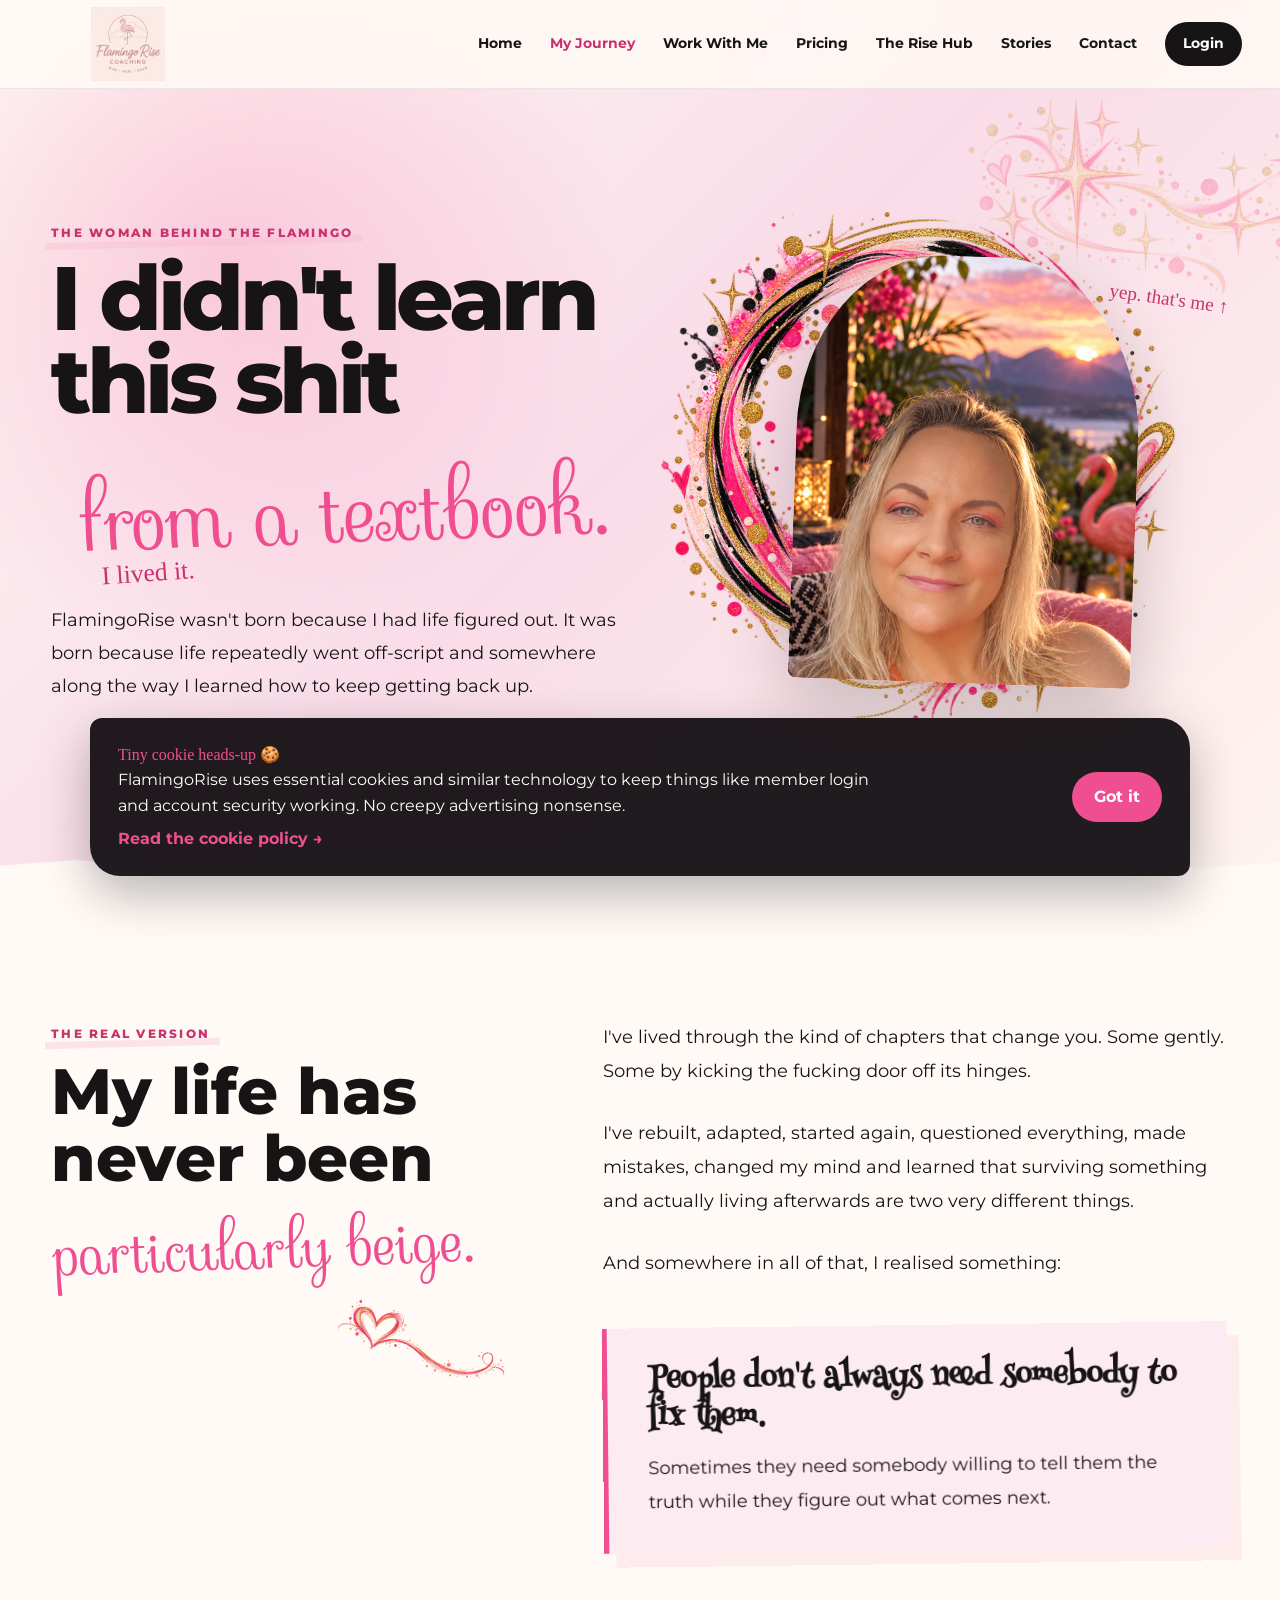
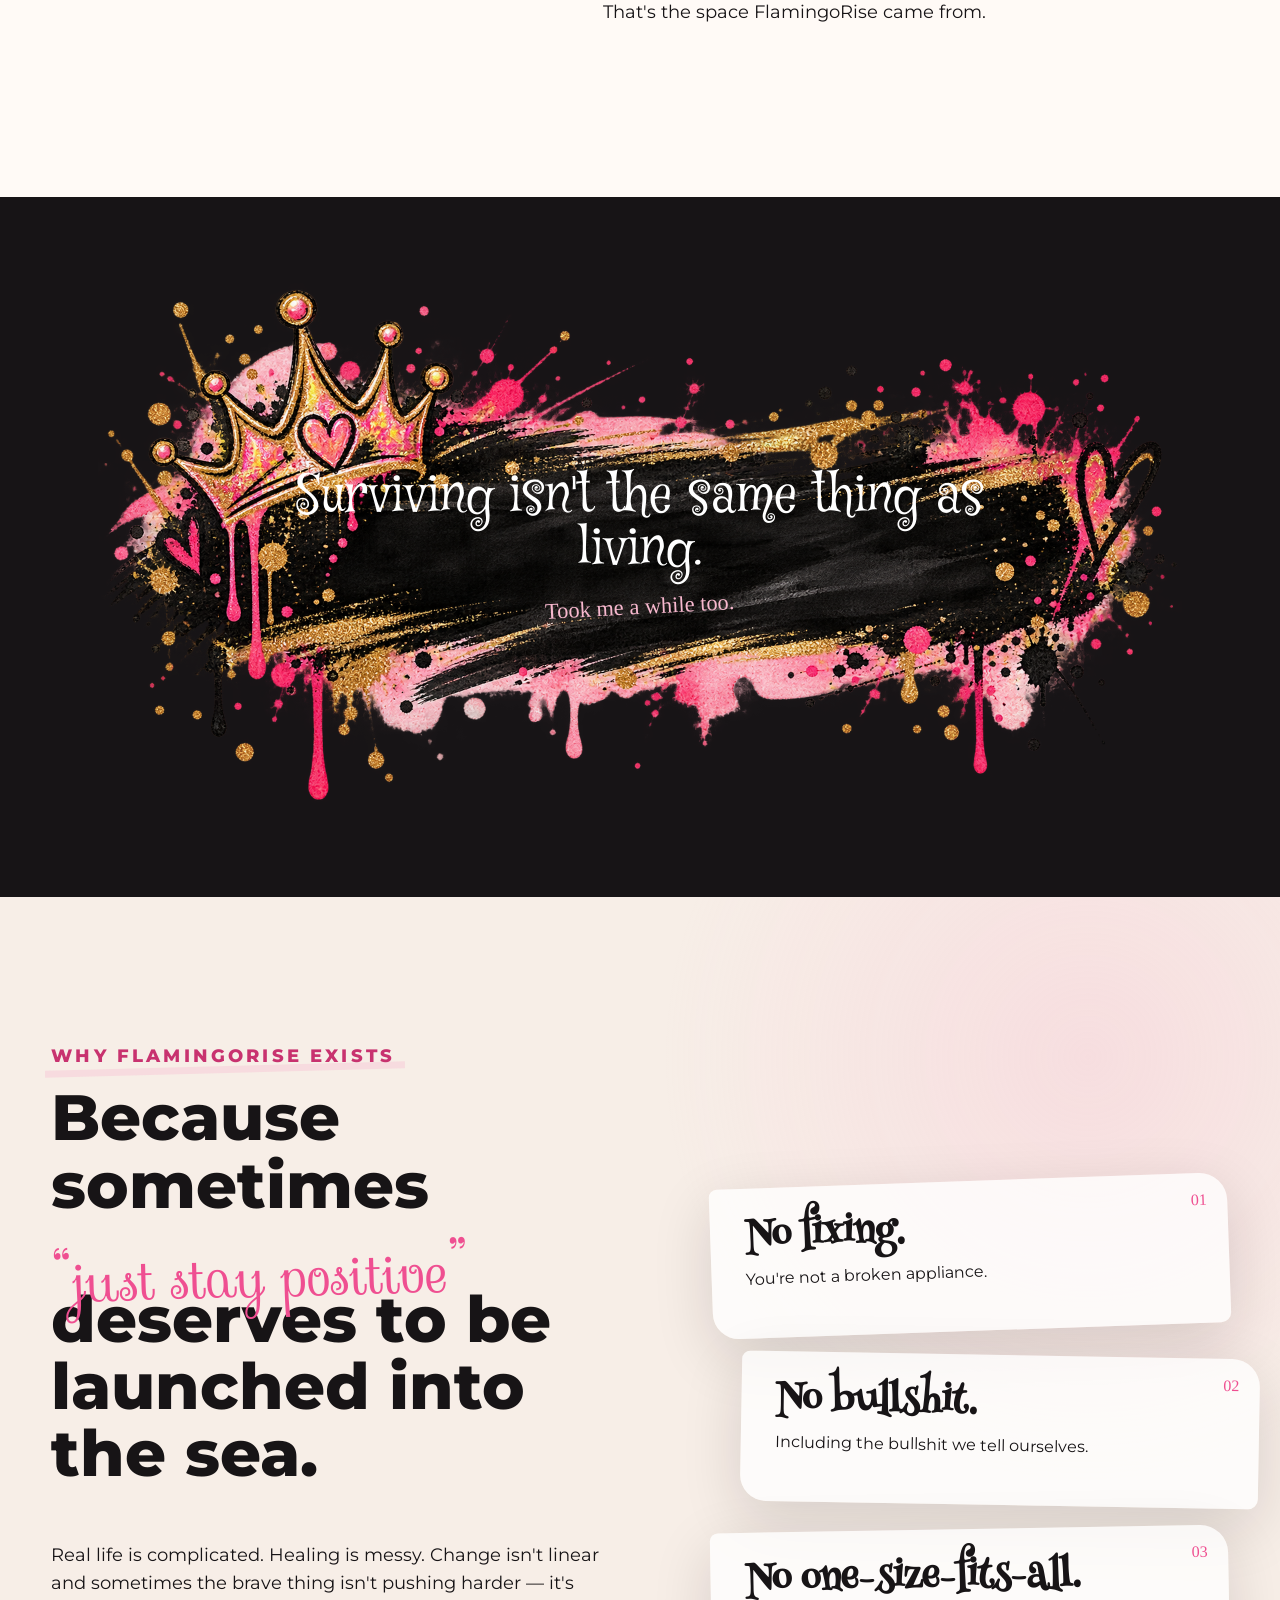
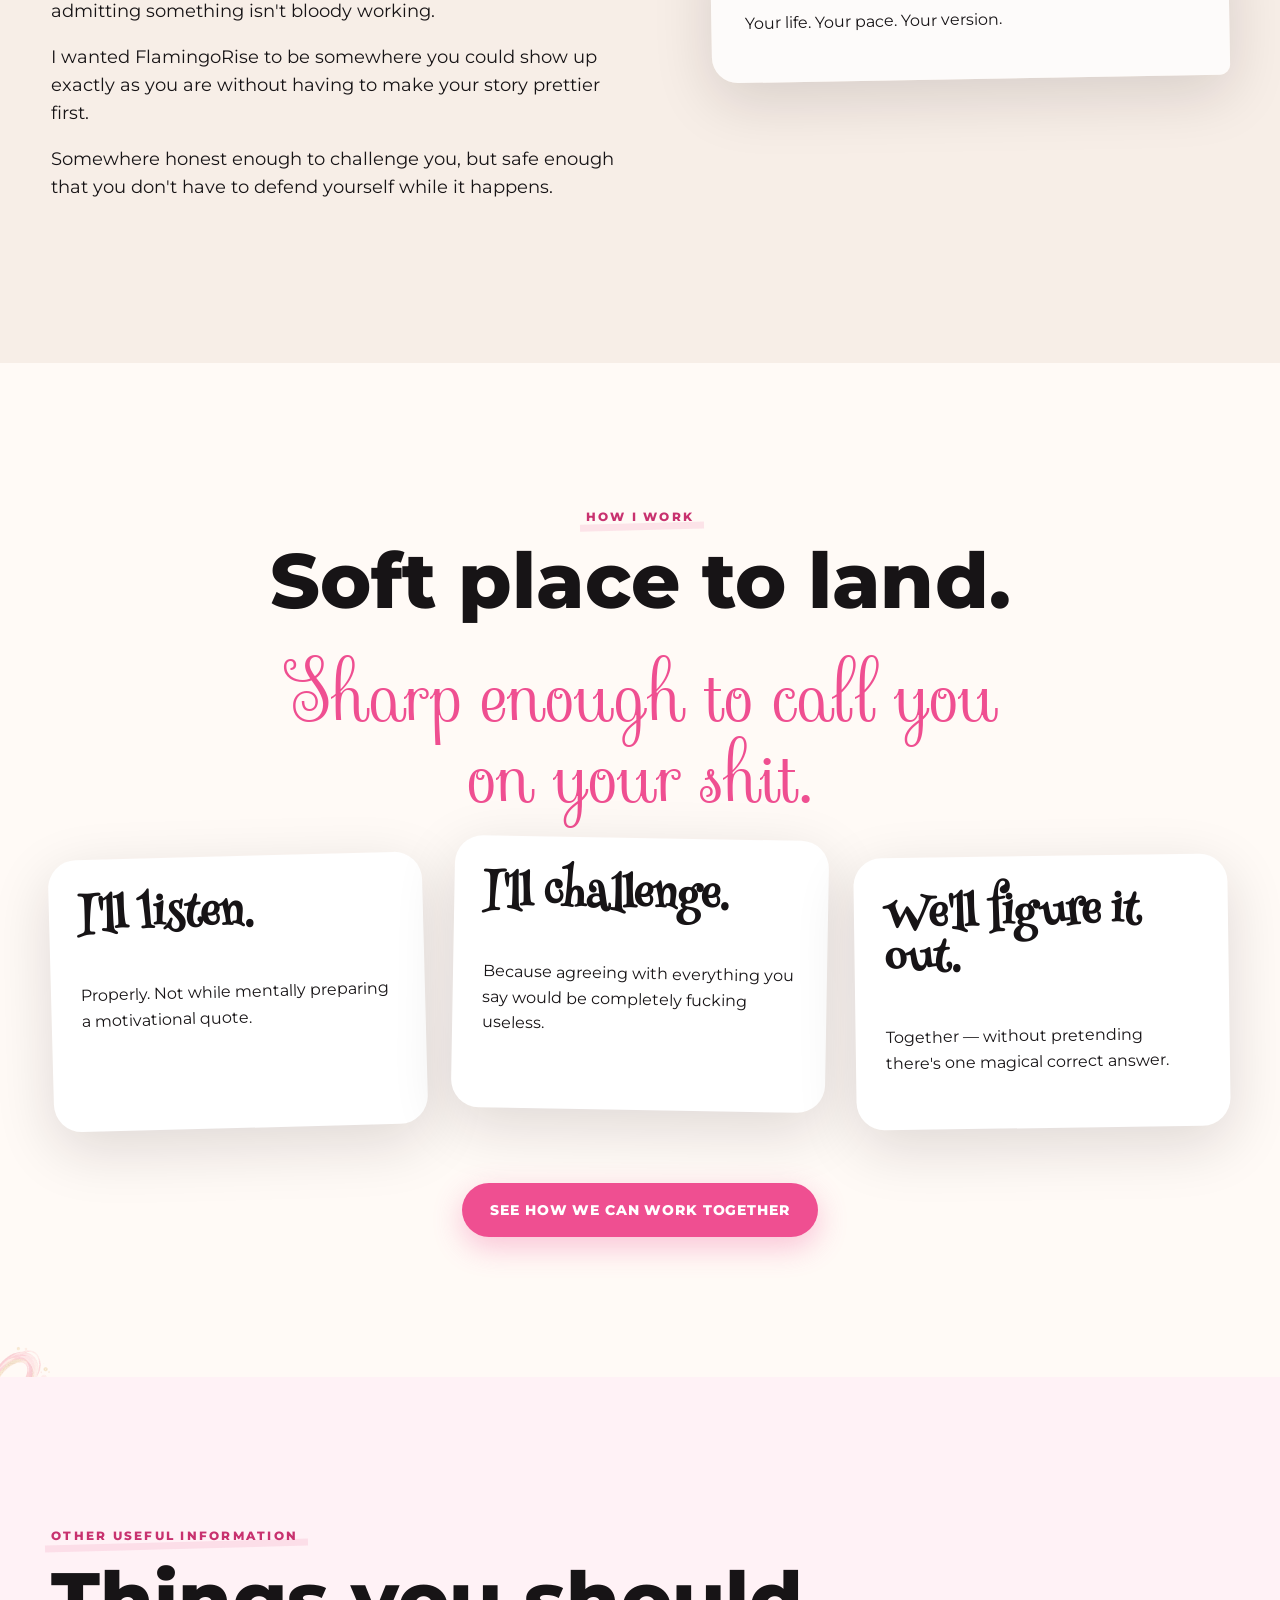
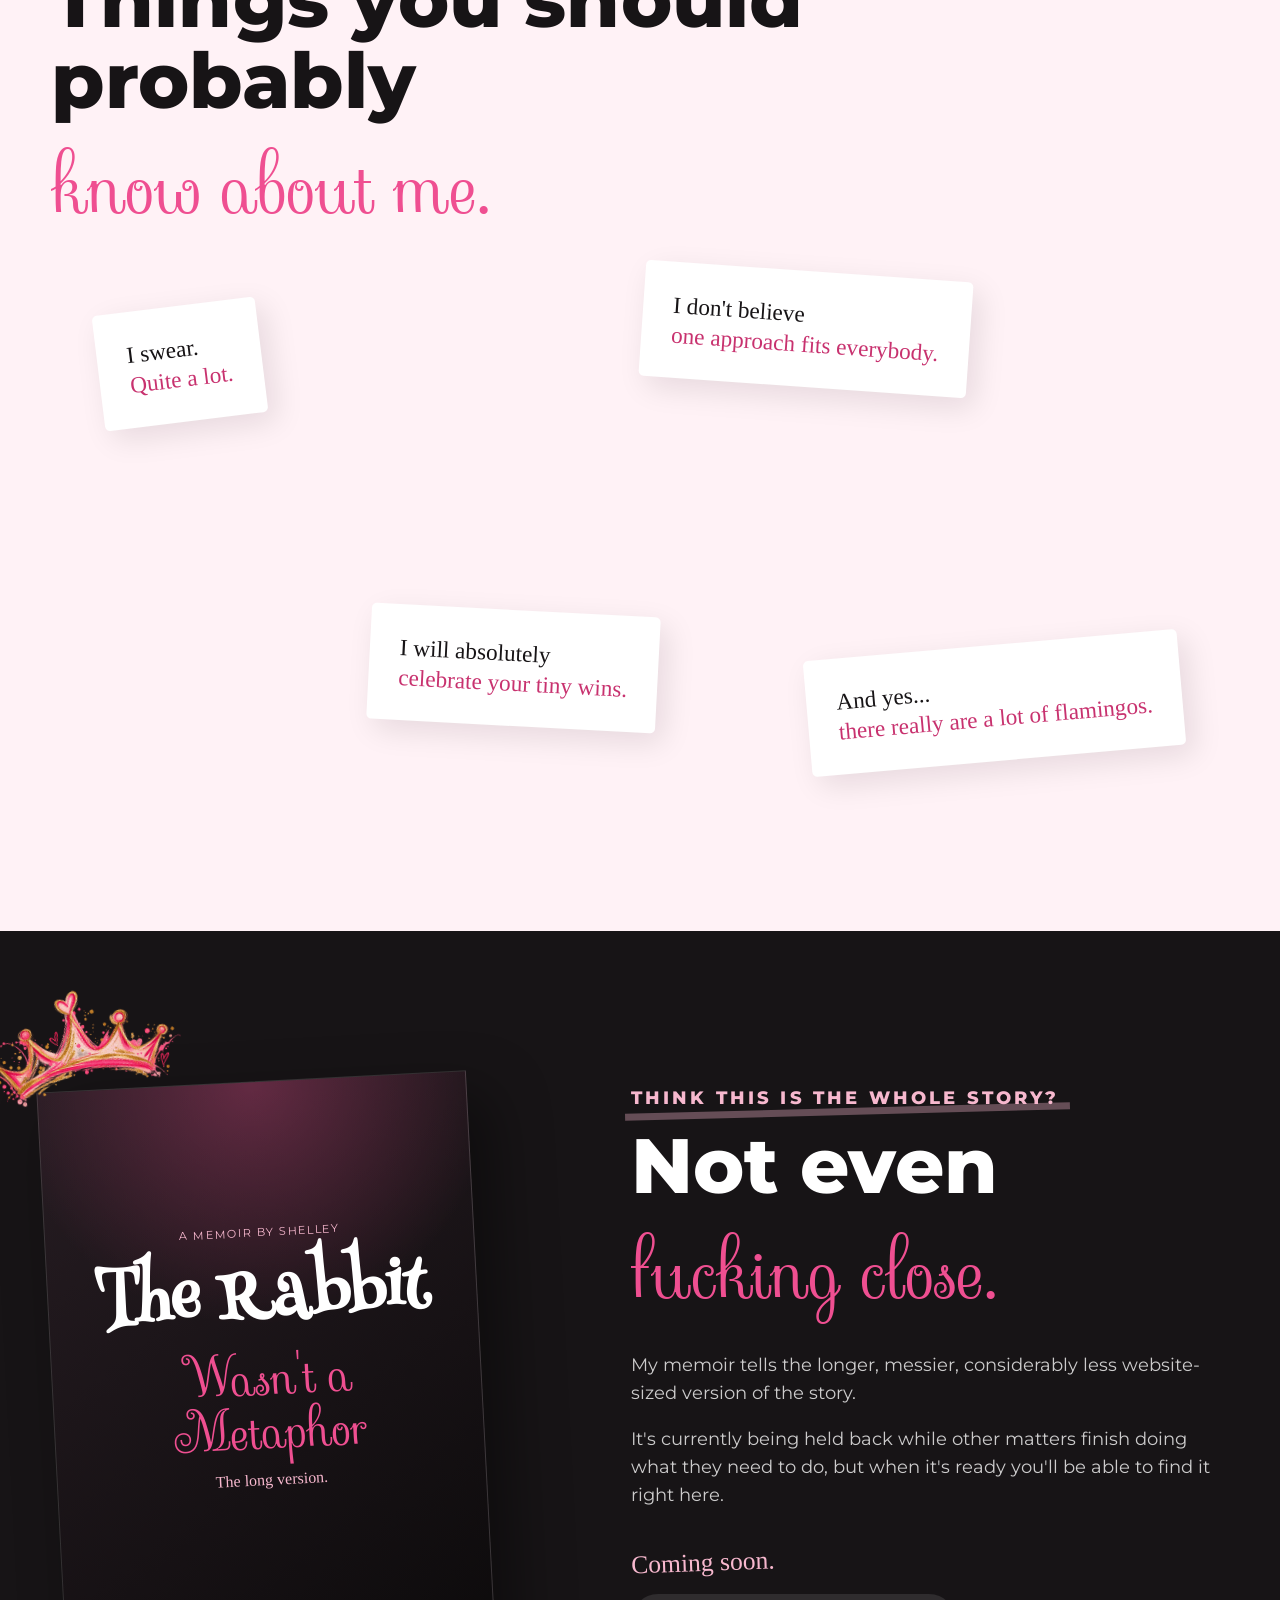
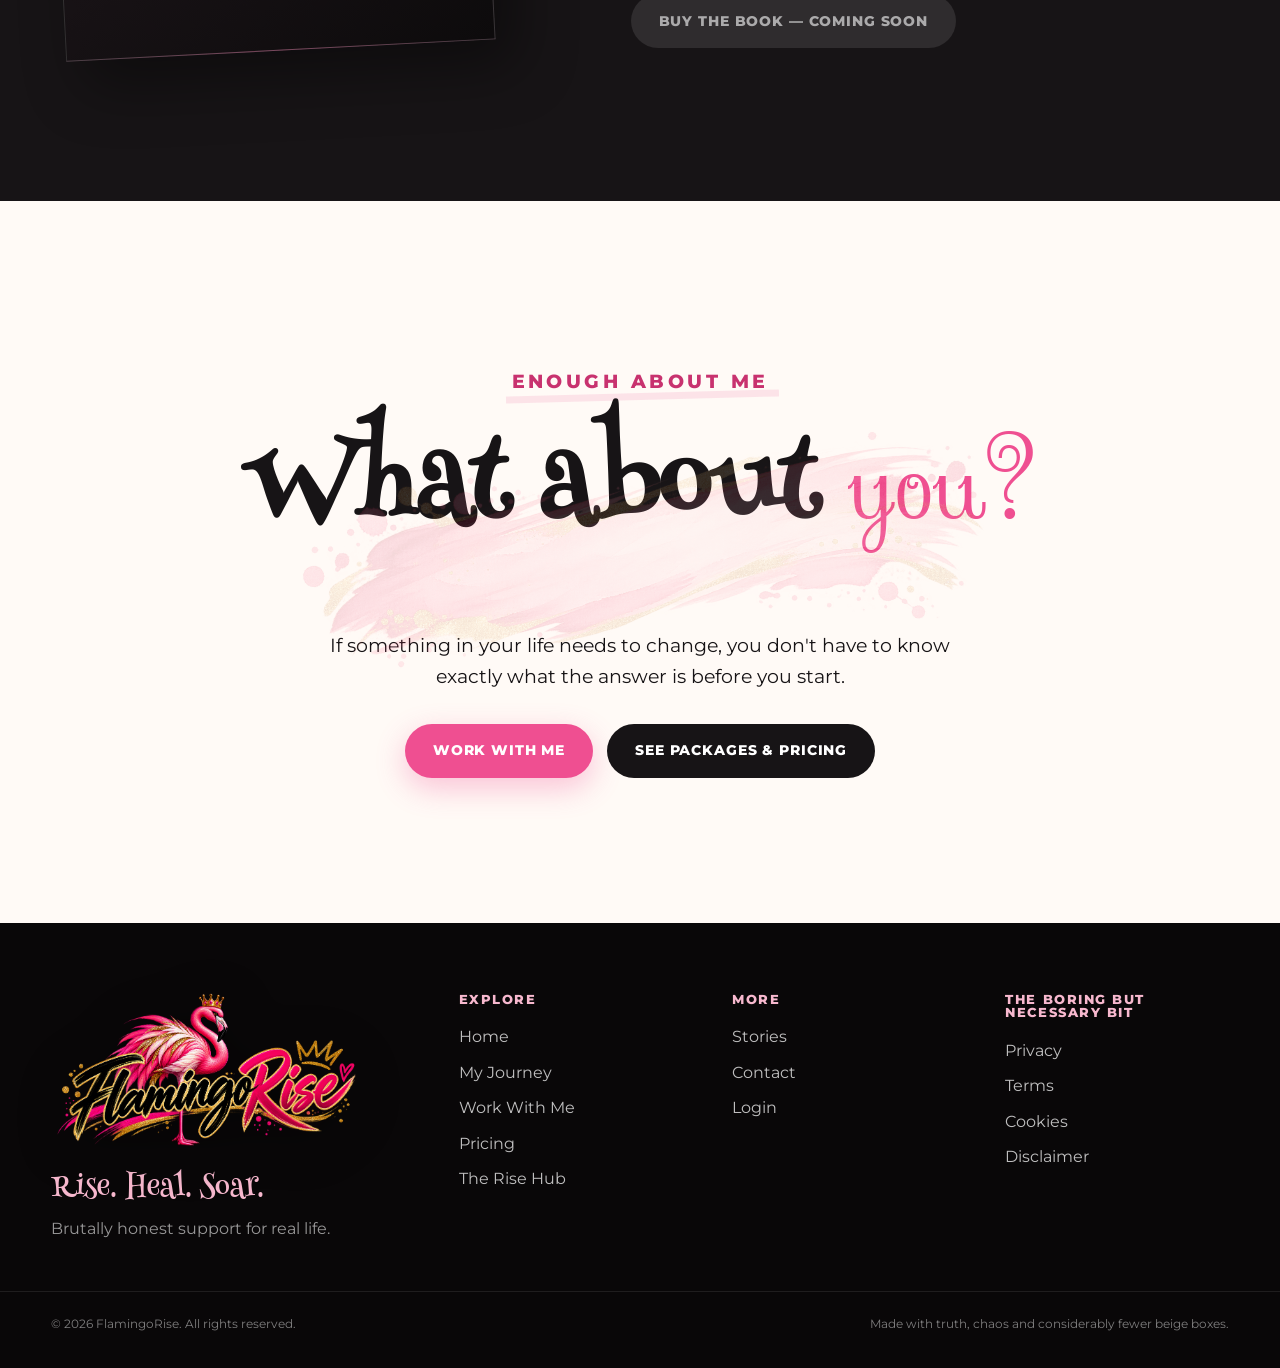
<file: about.html>
<!DOCTYPE html>
<html lang="en">

<head>
  <meta charset="UTF-8">
  <meta name="viewport" content="width=device-width, initial-scale=1.0">

  <title>My Journey | FlamingoRise</title>

  <meta
    name="description"
    content="Meet Shelley, the woman behind FlamingoRise. Real life, hard-earned lessons, brutal honesty and absolutely no perfectly healed persona."
  >

  <link rel="stylesheet" href="style.css">
</head>


<body>

  <!-- HEADER -->
  <header class="site-header">

    <div class="nav-container">

      <a href="index.html" class="brand">
        <img src="images/logo.webp" alt="FlamingoRise">
      </a>

      <button
        class="menu-toggle"
        aria-label="Open navigation menu"
        aria-expanded="false"
      >
        <span></span>
        <span></span>
        <span></span>
      </button>

      <nav class="main-nav">

        <a href="index.html">Home</a>

        <a href="about.html" class="active-link">
          My Journey
        </a>

        <a href="work-with-me.html">
          Work With Me
        </a>

        <a href="pricing.html">
          Pricing
        </a>

        <a href="resources.html">
          The Rise Hub
        </a>

        <a href="blog.html">
          Stories
        </a>

        <a href="contact.html">
          Contact
        </a>

        <a href="login.html" class="nav-login">
          Login
        </a>

      </nav>

    </div>

  </header>


  <main>

    <!-- ABOUT HERO -->
    <section class="about-page-hero">

      <div class="about-page-hero-bg"></div>

      <img
        src="images/spark-cluster.png"
        alt=""
        class="about-hero-sparks"
      >

      <div class="section-shell about-hero-grid">

        <div class="about-hero-copy">

          <p class="eyebrow">
            The woman behind the flamingo
          </p>

          <h1>
            I didn't learn this shit
            <span>from a textbook.</span>
          </h1>

          <p class="about-hero-script">
            I lived it.
          </p>

          <p class="about-hero-intro">
            FlamingoRise wasn't born because I had life figured out.
            It was born because life repeatedly went off-script and
            somewhere along the way I learned how to keep getting back up.
          </p>

        </div>


        <div class="about-hero-photo">

          <img
            src="images/rebel-circle.png"
            alt=""
            class="about-page-circle"
          >

          <img
            src="images/me.png"
            alt="Shelley, founder of FlamingoRise"
            class="about-page-photo"
          >

          <span class="about-photo-note">
            yep. that's me ↑
          </span>

        </div>

      </div>

    </section>


    <!-- THE REAL VERSION -->
    <section class="about-story-section">

      <div class="section-shell about-story-grid">

        <div class="about-story-heading">

          <p class="eyebrow">
            The real version
          </p>

          <h2>
            My life has never been
            <span>particularly beige.</span>
          </h2>

          <img
            src="images/scribble-arrow.png"
            alt=""
            class="about-story-arrow"
          >

        </div>


        <div class="about-story-copy">

          <p>
            I've lived through the kind of chapters that change you.
            Some gently. Some by kicking the fucking door off its hinges.
          </p>

          <p>
            I've rebuilt, adapted, started again, questioned everything,
            made mistakes, changed my mind and learned that surviving
            something and actually living afterwards are two very
            different things.
          </p>

          <p>
            And somewhere in all of that, I realised something:
          </p>

          <div class="story-pullquote">
            <strong>
              People don't always need somebody to fix them.
            </strong>

            <span>
              Sometimes they need somebody willing to tell them the truth
              while they figure out what comes next.
            </span>
          </div>

          <p>
            That's the space FlamingoRise came from.
          </p>

        </div>

      </div>

    </section>


    <!-- REBEL STATEMENT -->
    <section class="about-rebel-section">

      <div class="about-rebel-inner">

        <img
          src="images/black-brush-stroke.png"
          alt=""
          class="about-rebel-brush"
        >

        <div class="about-rebel-copy">

          <p>
            Surviving isn't the same thing as living.
          </p>

          <span>
            Took me a while too.
          </span>

        </div>

      </div>

    </section>


    <!-- WHY FLAMINGORISE -->
    <section class="why-rise-section">

      <div class="section-shell why-rise-grid">

        <div class="why-rise-copy">

          <p class="eyebrow">
            Why FlamingoRise exists
          </p>

          <h2>
            Because sometimes
            <span>“just stay positive”</span>
            deserves to be launched into the sea.
          </h2>

          <p>
            Real life is complicated. Healing is messy. Change isn't
            linear and sometimes the brave thing isn't pushing harder —
            it's admitting something isn't bloody working.
          </p>

          <p>
            I wanted FlamingoRise to be somewhere you could show up
            exactly as you are without having to make your story prettier
            first.
          </p>

          <p>
            Somewhere honest enough to challenge you, but safe enough
            that you don't have to defend yourself while it happens.
          </p>

        </div>


        <div class="why-rise-values">

          <article class="value-card value-one">
            <span>01</span>
            <h3>No fixing.</h3>
            <p>
              You're not a broken appliance.
            </p>
          </article>

          <article class="value-card value-two">
            <span>02</span>
            <h3>No bullshit.</h3>
            <p>
              Including the bullshit we tell ourselves.
            </p>
          </article>

          <article class="value-card value-three">
            <span>03</span>
            <h3>No one-size-fits-all.</h3>
            <p>
              Your life. Your pace. Your version.
            </p>
          </article>

        </div>

      </div>

    </section>


    <!-- HOW I WORK -->
    <section class="how-i-work-section">

      <img
        src="images/scribble-heart.png"
        alt=""
        class="how-work-heart"
      >

      <div class="section-shell">

        <div class="section-heading centered">

          <p class="eyebrow">
            How I work
          </p>

          <h2>
            Soft place to land.
            <span>Sharp enough to call you on your shit.</span>
          </h2>

        </div>


        <div class="how-work-grid">

          <article>
            <h3>I'll listen.</h3>
            <p>
              Properly. Not while mentally preparing a motivational quote.
            </p>
          </article>

          <article>
            <h3>I'll challenge.</h3>
            <p>
              Because agreeing with everything you say would be completely
              fucking useless.
            </p>
          </article>

          <article>
            <h3>We'll figure it out.</h3>
            <p>
              Together — without pretending there's one magical correct
              answer.
            </p>
          </article>

        </div>

        <div class="how-work-action">
          <a href="work-with-me.html" class="button button-primary">
            See how we can work together
          </a>
        </div>

      </div>

    </section>


    <!-- RANDOM HUMAN THINGS -->
    <section class="human-section">

      <div class="section-shell">

        <p class="eyebrow">
          Other useful information
        </p>

        <h2>
          Things you should probably
          <span>know about me.</span>
        </h2>

        <div class="human-notes">

          <div class="human-note note-one">
            I swear.
            <span>Quite a lot.</span>
          </div>

          <div class="human-note note-two">
            I don't believe
            <span>one approach fits everybody.</span>
          </div>

          <div class="human-note note-three">
            I will absolutely
            <span>celebrate your tiny wins.</span>
          </div>

          <div class="human-note note-four">
            And yes...
            <span>there really are a lot of flamingos.</span>
          </div>

        </div>

      </div>

    </section>


    <!-- MEMOIR -->
    <section class="memoir-section">

      <div class="section-shell memoir-grid">

        <div class="memoir-art">

          <img
            src="images/rebel-crown.png"
            alt=""
            class="memoir-crown"
          >

          <div class="memoir-placeholder">

            <span class="memoir-small">
              A memoir by Shelley
            </span>

            <h2>
              The Rabbit
              <span>Wasn't a Metaphor</span>
            </h2>

            <p>
              The long version.
            </p>

          </div>

        </div>


        <div class="memoir-copy">

          <p class="eyebrow">
            Think this is the whole story?
          </p>

          <h2>
            Not even
            <span>fucking close.</span>
          </h2>

          <p>
            My memoir tells the longer, messier, considerably less
            website-sized version of the story.
          </p>

          <p>
            It's currently being held back while other matters finish
            doing what they need to do, but when it's ready you'll be
            able to find it right here.
          </p>

          <div class="memoir-status">
            Coming soon.
          </div>

          <!--
          When published, replace the disabled button below with:

          <a href="YOUR-BOOK-LINK" class="button button-primary">
            Buy the book
          </a>
          -->

          <span class="button memoir-coming-soon" aria-disabled="true">
            Buy the book — coming soon
          </span>

        </div>

      </div>

    </section>


    <!-- FINAL CTA -->
    <section class="about-final-cta">

      <img
        src="images/pink-brush-stroke.png"
        alt=""
        class="about-final-brush"
      >

      <div class="section-shell narrow centered">

        <p class="eyebrow">
          Enough about me
        </p>

        <h2>
          What about
          <span>you?</span>
        </h2>

        <p>
          If something in your life needs to change, you don't have
          to know exactly what the answer is before you start.
        </p>

        <div class="final-actions">

          <a href="work-with-me.html" class="button button-primary">
            Work with me
          </a>

          <a href="pricing.html" class="button button-dark">
            See packages & pricing
          </a>

        </div>

      </div>

    </section>

  </main>


  <!-- FOOTER -->
  <footer class="site-footer">

    <div class="section-shell footer-grid">

      <div class="footer-brand">

        <img
          src="images/logo-primary.png"
          alt="FlamingoRise"
        >

        <p>
          Rise. Heal. Soar.
        </p>

        <span>
          Brutally honest support for real life.
        </span>

      </div>


      <div class="footer-column">

        <h3>Explore</h3>

        <a href="index.html">Home</a>
        <a href="about.html">My Journey</a>
        <a href="work-with-me.html">Work With Me</a>
        <a href="pricing.html">Pricing</a>
        <a href="resources.html">The Rise Hub</a>

      </div>


      <div class="footer-column">

        <h3>More</h3>

        <a href="blog.html">Stories</a>
        <a href="contact.html">Contact</a>
        <a href="login.html">Login</a>

      </div>


     <div class="footer-column">

  <h3>The boring but necessary bit</h3>

  <a href="privacy.html">Privacy</a>
  <a href="terms.html">Terms</a>
  <a href="cookies.html">Cookies</a>
  <a href="disclaimer.html">Disclaimer</a>

</div>

    </div>


    <div class="footer-bottom">

      <p>
        © <span id="year"></span> FlamingoRise.
        All rights reserved.
      </p>

      <p>
        Made with truth, chaos and considerably fewer beige boxes.
      </p>

    </div>

  </footer>


  <script src="script.js"></script>

</body>
</html>
</file>
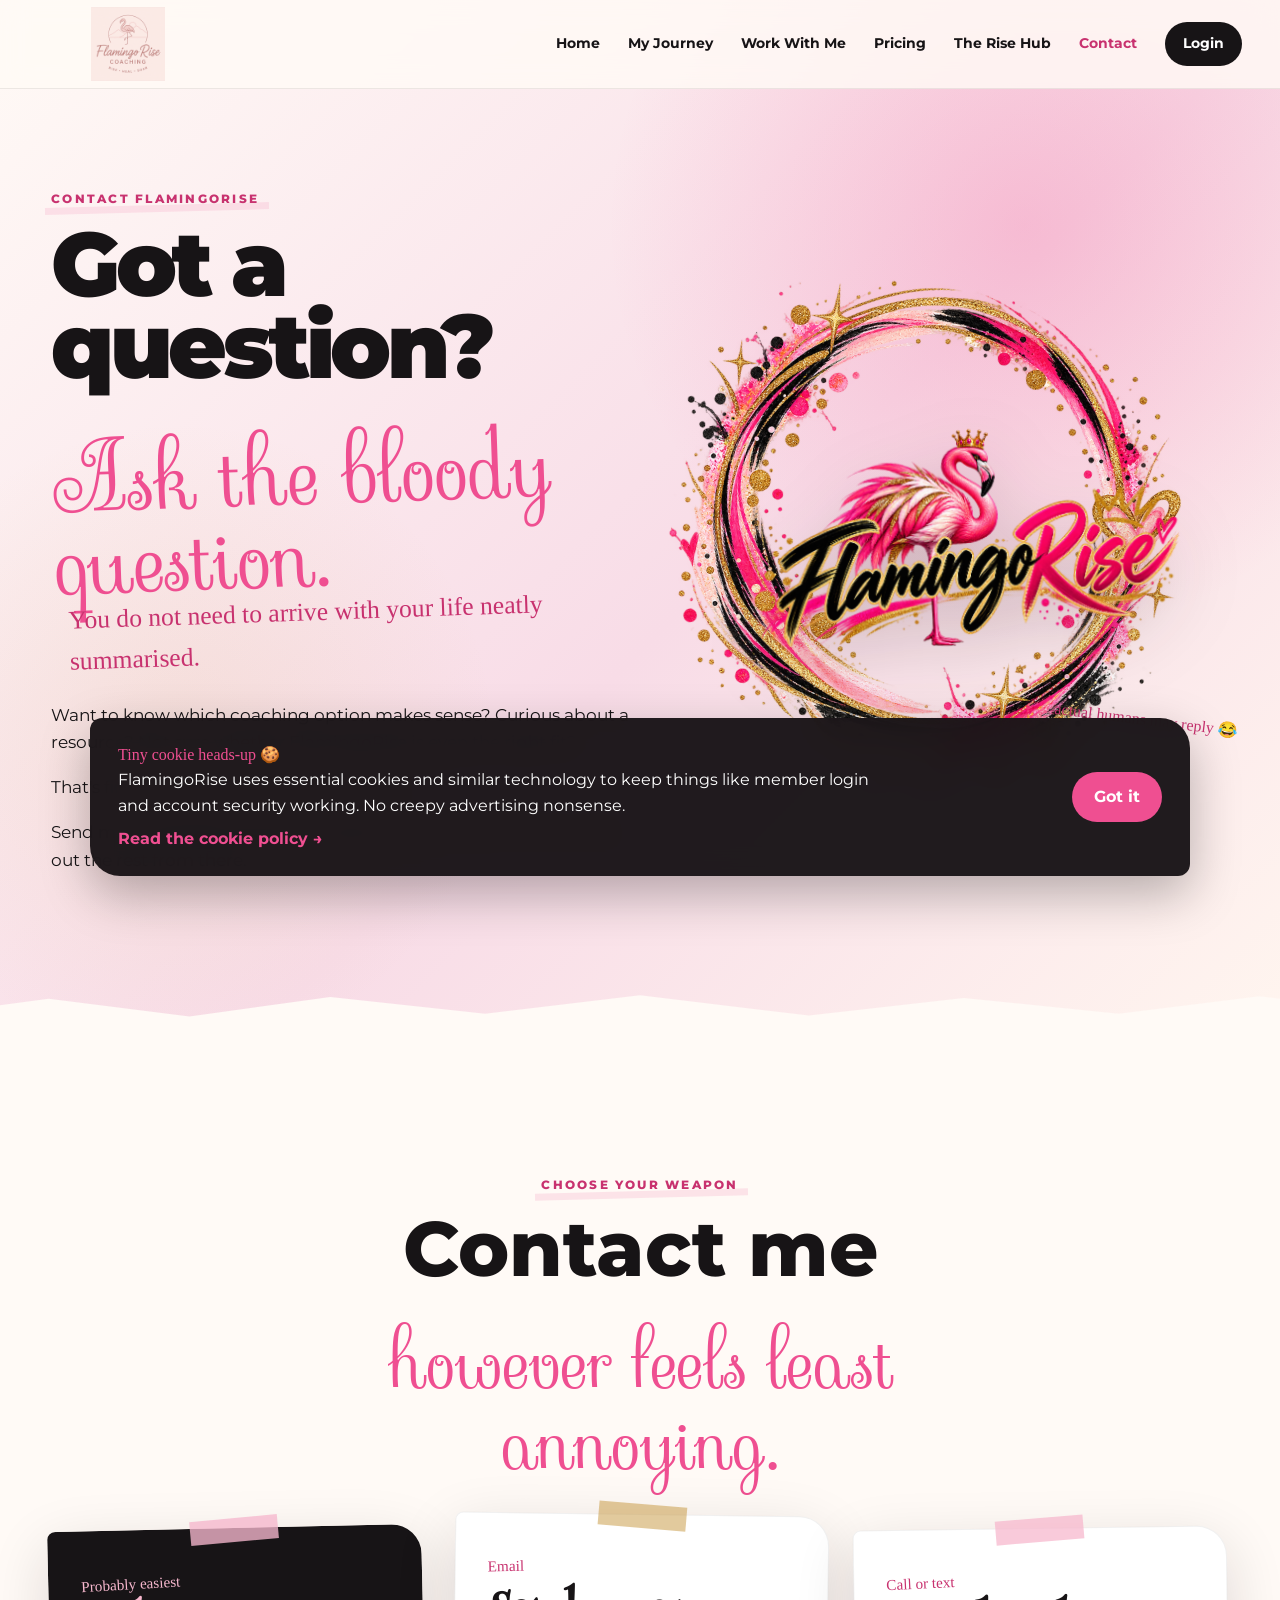
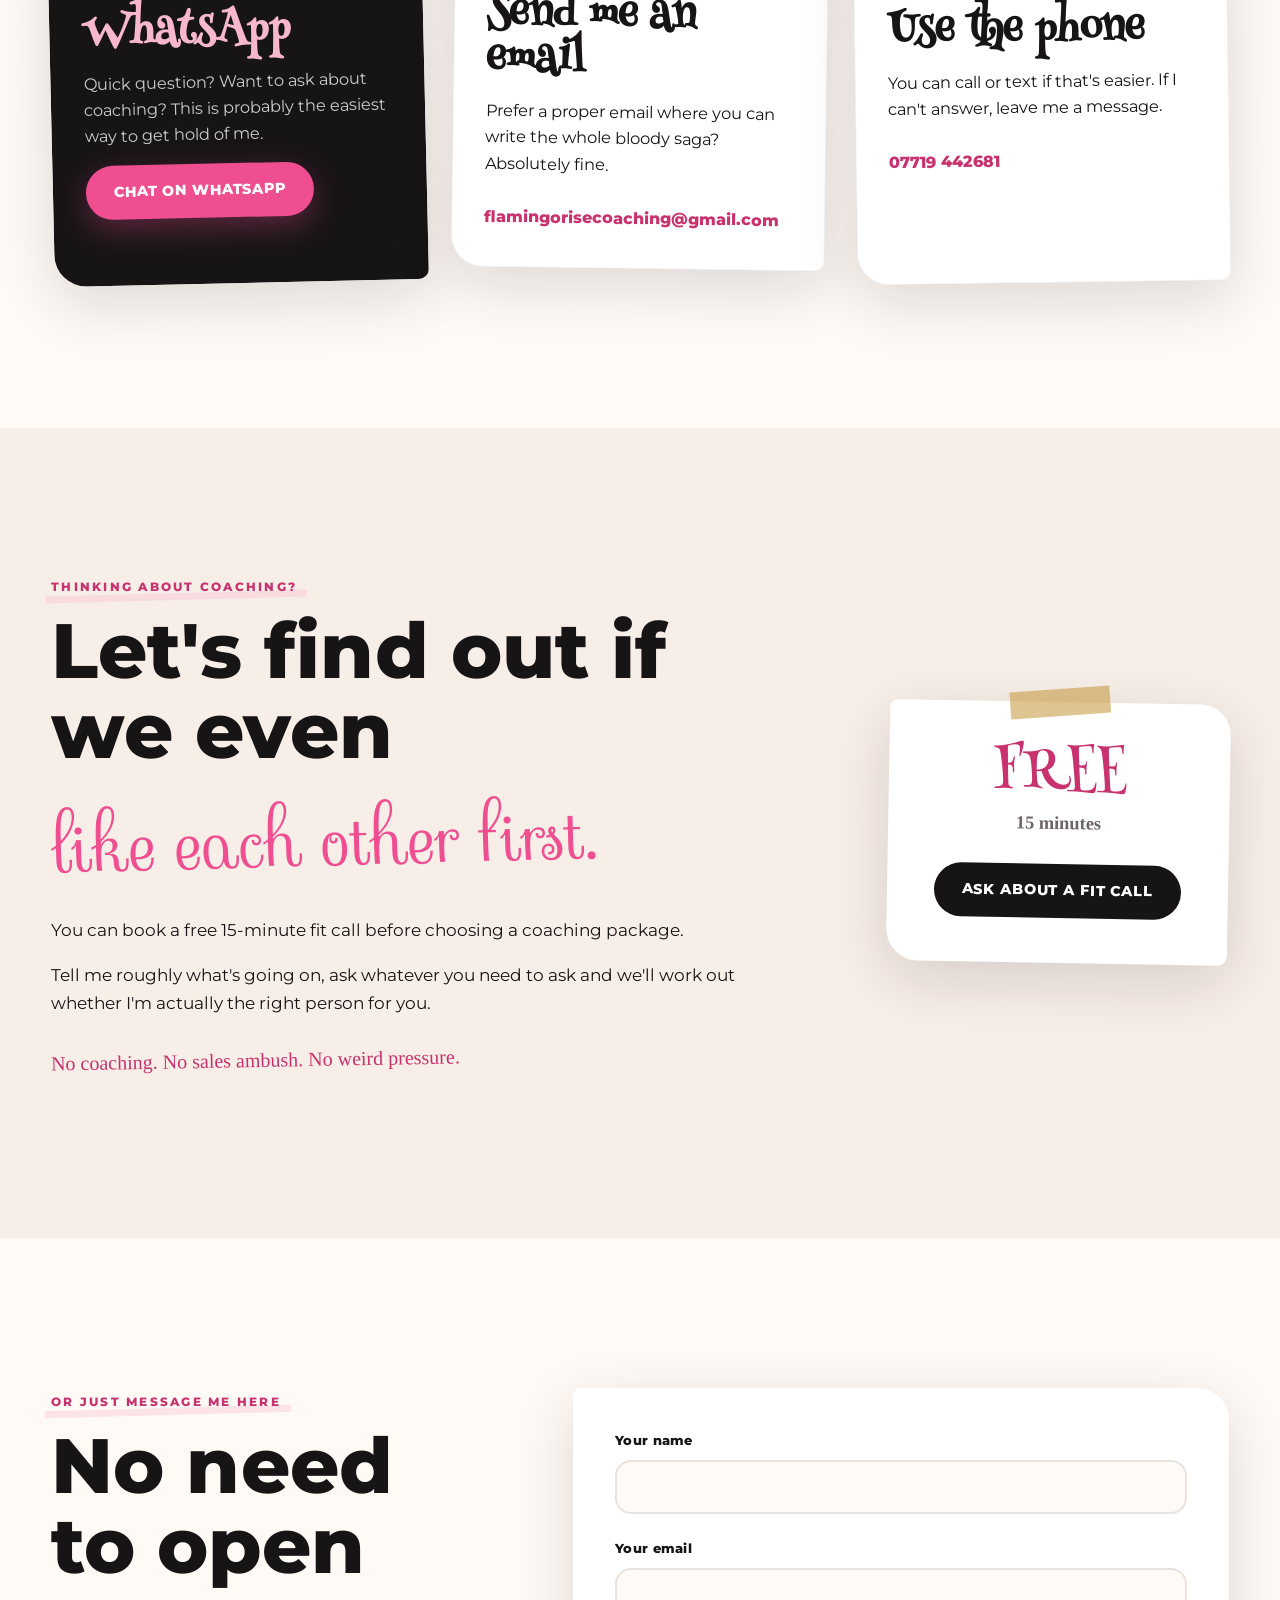
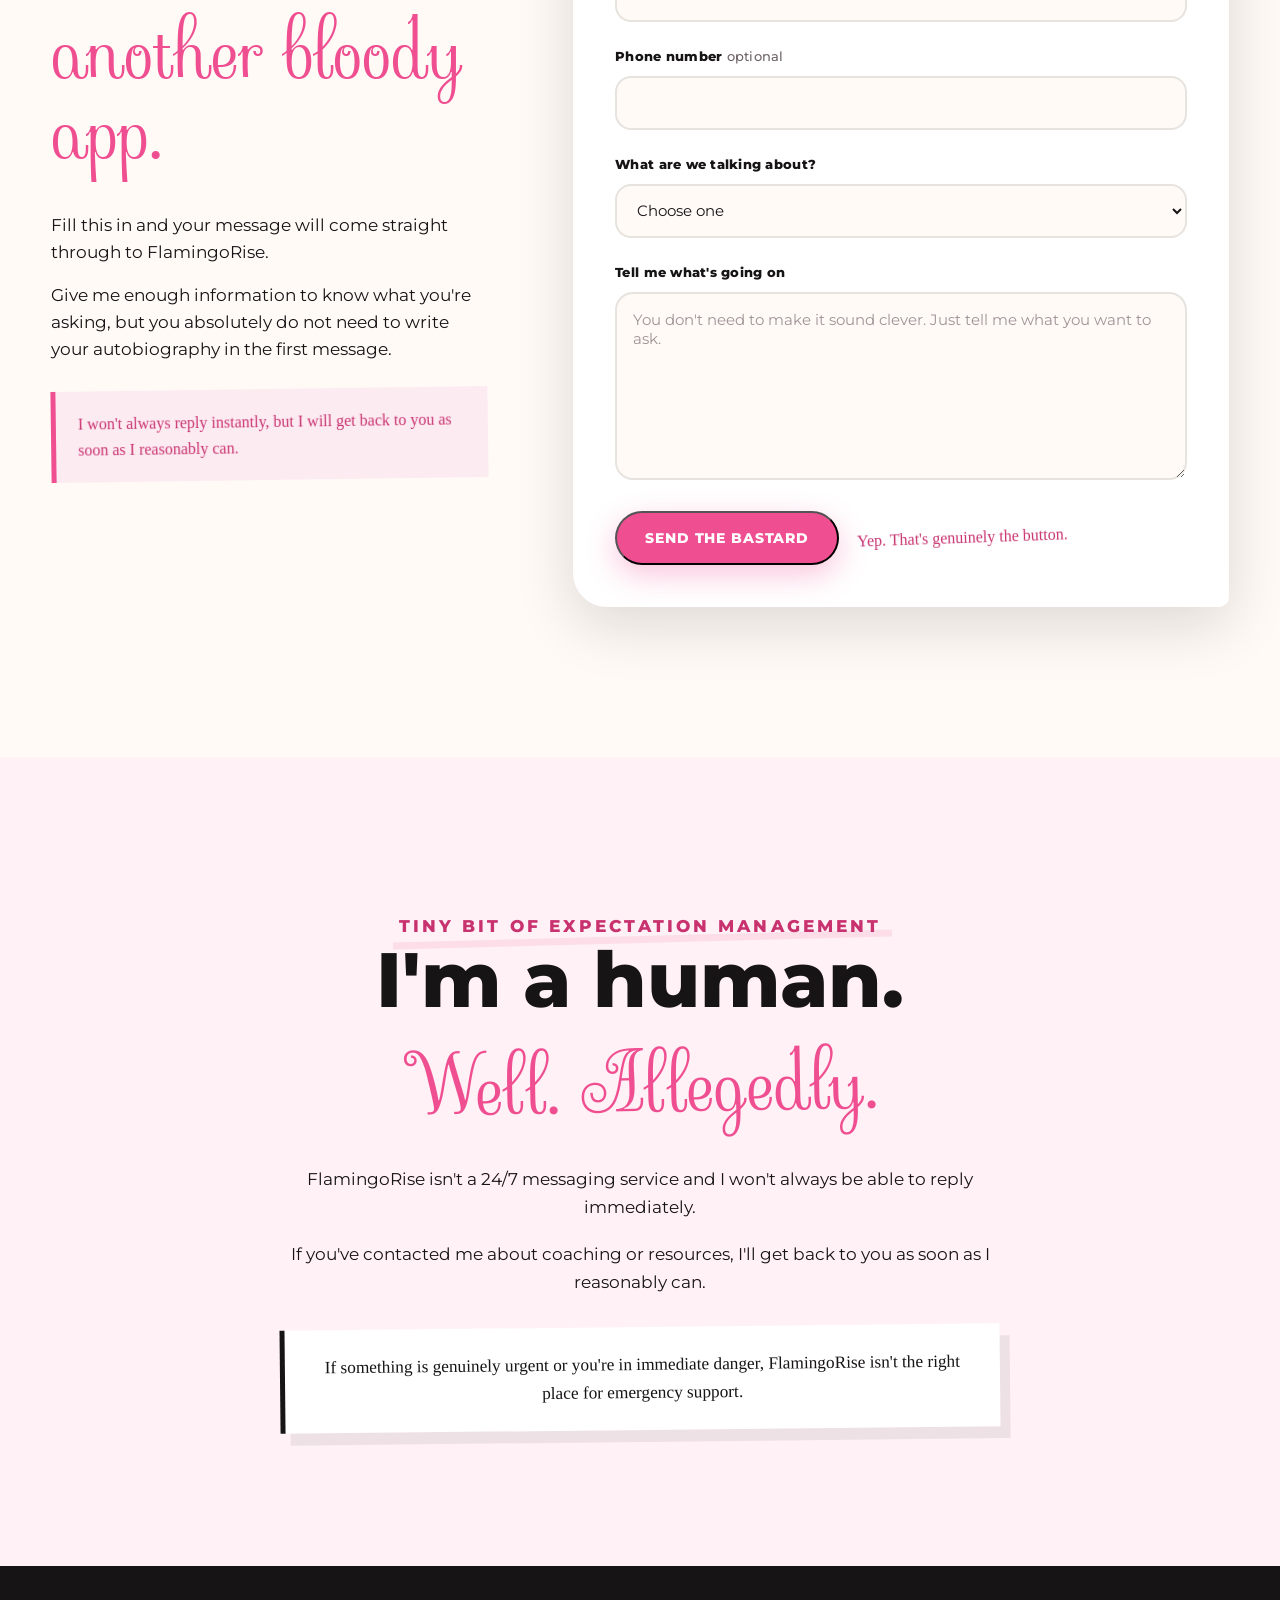
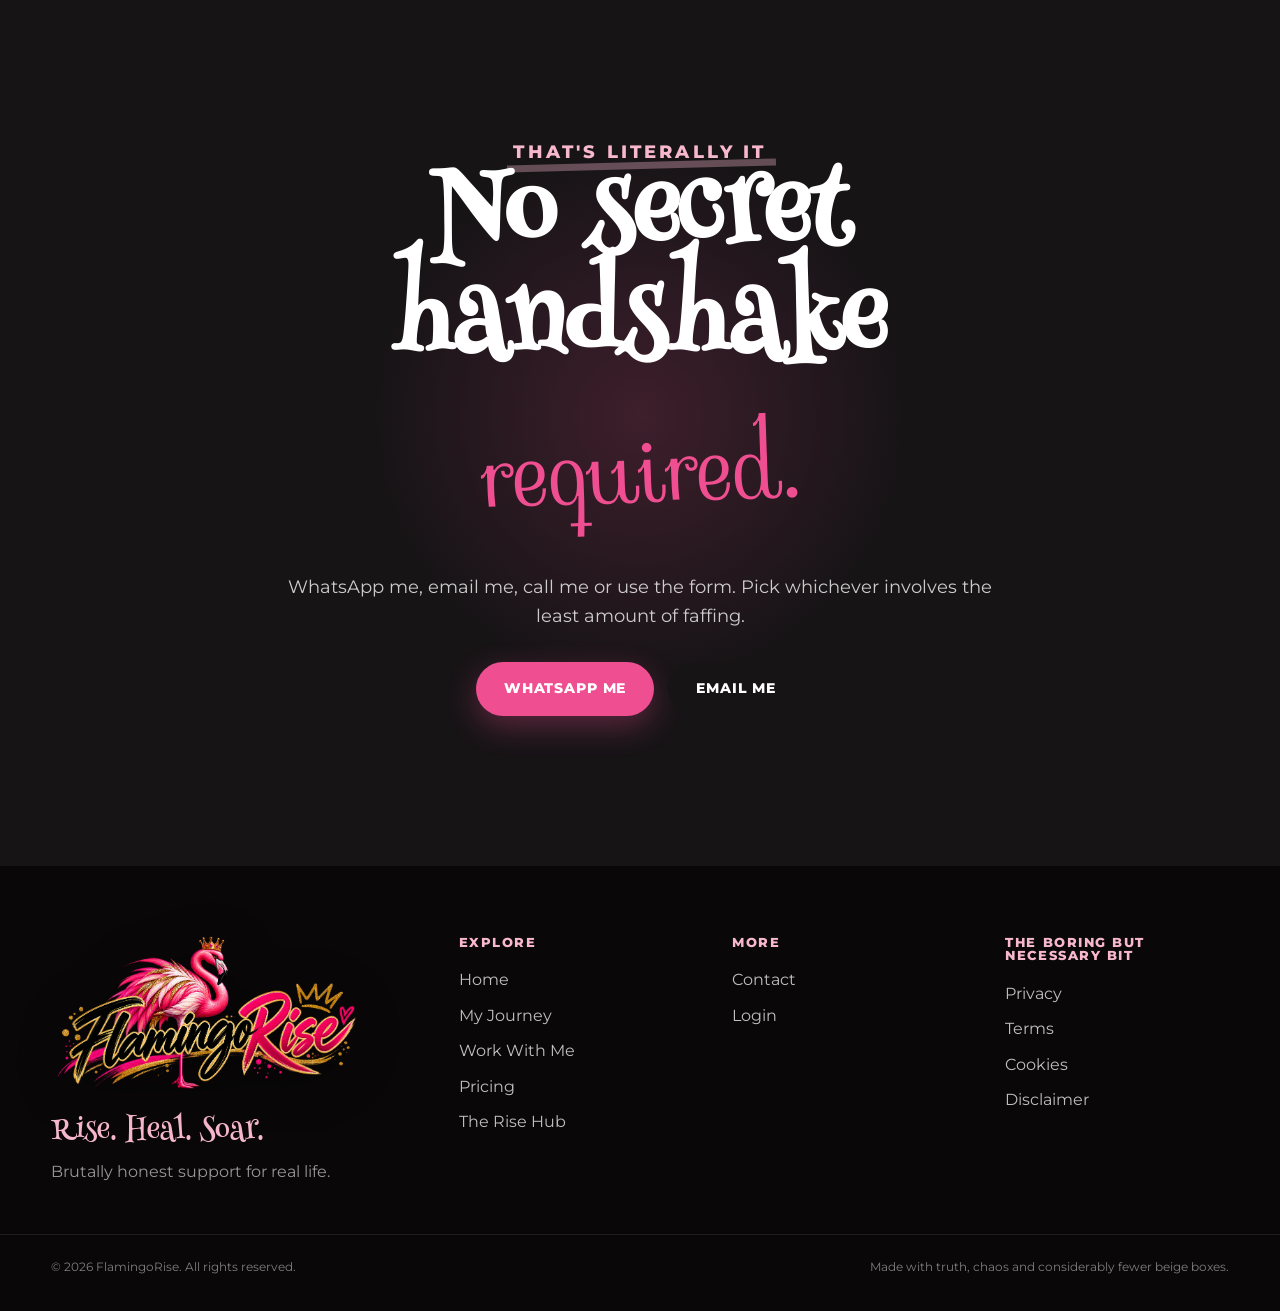
<file: contact.html>
<!DOCTYPE html>
<html lang="en">

<head>
  <meta charset="UTF-8">
  <meta name="viewport" content="width=device-width, initial-scale=1.0">

  <title>Contact | FlamingoRise</title>

  <meta
    name="description"
    content="Got a question about FlamingoRise, coaching, resources or whether this is even the right place for you? Ask the bloody question."
  >

  <link rel="stylesheet" href="style.css">
</head>

<body>

  <!-- =====================================================
       HEADER
       ===================================================== -->

  <header class="site-header">

    <div class="nav-container">

      <a href="index.html" class="brand">
        <img src="images/logo.webp" alt="FlamingoRise">
      </a>

      <button
        class="menu-toggle"
        aria-label="Open navigation menu"
        aria-expanded="false"
      >
        <span></span>
        <span></span>
        <span></span>
      </button>

      <nav class="main-nav">

        <a href="index.html">Home</a>

        <a href="about.html">
          My Journey
        </a>

        <a href="work-with-me.html">
          Work With Me
        </a>

        <a href="pricing.html">
          Pricing
        </a>

        <a href="resources.html">
          The Rise Hub
        </a>

        <a href="contact.html" class="active-link">
          Contact
        </a>

        <a href="login.html" class="nav-login">
          Login
        </a>

      </nav>

    </div>

  </header>


  <main>

    <!-- =====================================================
         CONTACT HERO
         ===================================================== -->

    <section class="contact-hero">

      <div class="section-shell contact-hero-grid">

        <div class="contact-hero-copy">

          <p class="eyebrow">
            Contact FlamingoRise
          </p>

          <h1>
            Got a question?
            <span>Ask the bloody question.</span>
          </h1>

          <p class="contact-hero-script">
            You do not need to arrive with your life neatly summarised.
          </p>

          <p>
            Want to know which coaching option makes sense?
            Curious about a resource?
            Not sure whether FlamingoRise is even the right fit?
          </p>

          <p>
            That's fine.
          </p>

          <p>
            Send me a message and tell me what's on your mind.
            We can work out the rest from there.
          </p>

        </div>


        <div class="contact-hero-art">

          <img
            src="images/rebel-circle.png"
            alt=""
            class="contact-hero-circle"
          >

          <img
            src="images/logo-primary.png"
            alt="FlamingoRise"
            class="contact-hero-logo"
          >

          <span class="contact-hero-note">
            actual humans may reply 😂
          </span>

        </div>

      </div>

    </section>


    <!-- =====================================================
         CONTACT METHODS
         ===================================================== -->

    <section class="contact-methods">

      <div class="section-shell">

        <div class="section-heading centered">

          <p class="eyebrow">
            Choose your weapon
          </p>

          <h2>
            Contact me
            <span>however feels least annoying.</span>
          </h2>

        </div>


        <div class="contact-method-grid">

          <!-- WHATSAPP -->

          <article class="contact-method-card contact-whatsapp">

            <span class="contact-method-label">
              Probably easiest
            </span>

            <h3>
              WhatsApp
            </h3>

            <p>
              Quick question? Want to ask about coaching?
              This is probably the easiest way to get hold of me.
            </p>

            <a
              href="https://wa.me/447719442681?text=Hi%20Shelley%2C%20I%27ve%20come%20from%20the%20FlamingoRise%20website%20and%20wanted%20to%20ask%20about..."
              class="button button-primary"
              target="_blank"
              rel="noopener noreferrer"
            >
              Chat on WhatsApp
            </a>

          </article>


          <!-- EMAIL -->

          <article class="contact-method-card">

            <span class="contact-method-label">
              Email
            </span>

            <h3>
              Send me an email
            </h3>

            <p>
              Prefer a proper email where you can write the whole
              bloody saga? Absolutely fine.
            </p>

            <a
              href="mailto:flamingorisecoaching@gmail.com"
              class="contact-direct-link"
            >
              flamingorisecoaching@gmail.com
            </a>

          </article>


          <!-- PHONE -->

          <article class="contact-method-card">

            <span class="contact-method-label">
              Call or text
            </span>

            <h3>
              Use the phone
            </h3>

            <p>
              You can call or text if that's easier.
              If I can't answer, leave me a message.
            </p>

            <a
              href="tel:+447719442681"
              class="contact-direct-link"
            >
              07719 442681
            </a>

          </article>

        </div>

      </div>

    </section>


    <!-- =====================================================
         FREE FIT CALL
         ===================================================== -->

    <section class="contact-fit-call">

      <div class="section-shell contact-fit-grid">

        <div class="contact-fit-copy">

          <p class="eyebrow">
            Thinking about coaching?
          </p>

          <h2>
            Let's find out if we even
            <span>like each other first.</span>
          </h2>

          <p>
            You can book a free 15-minute fit call before choosing
            a coaching package.
          </p>

          <p>
            Tell me roughly what's going on, ask whatever you need
            to ask and we'll work out whether I'm actually the right
            person for you.
          </p>

          <p class="contact-fit-note">
            No coaching. No sales ambush. No weird pressure.
          </p>

        </div>


        <div class="contact-fit-action">

          <span class="contact-fit-free">
            FREE
          </span>

          <strong>
            15 minutes
          </strong>

          <a
            href="#contact-form"
            class="button button-dark"
          >
            Ask about a fit call
          </a>

        </div>

      </div>

    </section>


    <!-- =====================================================
         CONTACT FORM
         ===================================================== -->

    <section class="contact-form-section" id="contact-form">

      <div class="section-shell contact-form-grid">

        <div class="contact-form-intro">

          <p class="eyebrow">
            Or just message me here
          </p>

          <h2>
            No need to open
            <span>another bloody app.</span>
          </h2>

          <p>
            Fill this in and your message will come straight through
            to FlamingoRise.
          </p>

          <p>
            Give me enough information to know what you're asking,
            but you absolutely do not need to write your autobiography
            in the first message.
          </p>

          <p class="contact-response-note">
            I won't always reply instantly, but I will get back to you
            as soon as I reasonably can.
          </p>

        </div>


        <!-- =================================================
             FORMSPREE FORM

             Replace:
             action="https://formspree.io/f/mgaerljy"

             with your real Formspree endpoint later.
             ================================================= -->

        <form
          class="contact-form"
          action="https://formspree.io/f/mgaerljy"
          method="POST"
        >

          <div class="form-field">

            <label for="name">
              Your name
            </label>

            <input
              type="text"
              id="name"
              name="name"
              autocomplete="name"
              required
            >

          </div>


          <div class="form-field">

            <label for="email">
              Your email
            </label>

            <input
              type="email"
              id="email"
              name="email"
              autocomplete="email"
              required
            >

          </div>


          <div class="form-field">

            <label for="phone">
              Phone number
              <span>optional</span>
            </label>

            <input
              type="tel"
              id="phone"
              name="phone"
              autocomplete="tel"
            >

          </div>


          <div class="form-field">

            <label for="reason">
              What are we talking about?
            </label>

            <select
              id="reason"
              name="reason"
              required
            >

              <option value="">
                Choose one
              </option>

              <option value="free-fit-call">
                Free 15-minute fit call
              </option>

              <option value="unfuck-one-thing">
                Unfuck One Thing
              </option>

              <option value="sort-some-shit-out">
                Sort Some Shit Out
              </option>

              <option value="burn-the-old-map">
                Burn the Old Map
              </option>

              <option value="rise-hub">
                Rise Hub / resource question
              </option>

              <option value="general">
                General question
              </option>

              <option value="something-else">
                Something else entirely
              </option>

            </select>

          </div>


          <div class="form-field form-field-full">

            <label for="message">
              Tell me what's going on
            </label>

            <textarea
              id="message"
              name="message"
              rows="8"
              required
              placeholder="You don't need to make it sound clever. Just tell me what you want to ask."
            ></textarea>

          </div>


          <!-- Helps Formspree label emails clearly -->

          <input
            type="hidden"
            name="_subject"
            value="New FlamingoRise website enquiry"
          >


          <!-- Simple honeypot spam trap -->

          <input
            type="text"
            name="_gotcha"
            class="form-honeypot"
            tabindex="-1"
            autocomplete="off"
          >


          <div class="contact-form-submit">

            <button
              type="submit"
              class="button button-primary"
            >
              Send the bastard
            </button>

            <span>
              Yep. That's genuinely the button.
            </span>

          </div>

        </form>

      </div>

    </section>


    <!-- =====================================================
         RESPONSE EXPECTATIONS
         ===================================================== -->

    <section class="contact-expectations">

      <div class="section-shell narrow centered">

        <p class="eyebrow">
          Tiny bit of expectation management
        </p>

        <h2>
          I'm a human.
          <span>Well. Allegedly.</span>
        </h2>

        <p>
          FlamingoRise isn't a 24/7 messaging service and I won't always
          be able to reply immediately.
        </p>

        <p>
          If you've contacted me about coaching or resources,
          I'll get back to you as soon as I reasonably can.
        </p>

        <p class="contact-expectations-note">
          If something is genuinely urgent or you're in immediate danger,
          FlamingoRise isn't the right place for emergency support.
        </p>

      </div>

    </section>


    <!-- =====================================================
         FINAL CTA
         ===================================================== -->

    <section class="contact-final">

      <div class="section-shell narrow centered">

        <p class="eyebrow">
          That's literally it
        </p>

        <h2>
          No secret handshake
          <span>required.</span>
        </h2>

        <p>
          WhatsApp me, email me, call me or use the form.
          Pick whichever involves the least amount of faffing.
        </p>

        <div class="final-actions">

          <a
            href="https://wa.me/447719442681?text=Hi%20Shelley%2C%20I%27ve%20come%20from%20the%20FlamingoRise%20website%20and%20wanted%20to%20ask%20about..."
            class="button button-primary"
            target="_blank"
            rel="noopener noreferrer"
          >
            WhatsApp me
          </a>

          <a
            href="mailto:flamingorisecoaching@gmail.com"
            class="button button-dark"
          >
            Email me
          </a>

        </div>

      </div>

    </section>

  </main>


  <!-- =====================================================
       FOOTER
       ===================================================== -->

  <footer class="site-footer">

    <div class="section-shell footer-grid">

      <div class="footer-brand">

        <img
          src="images/logo-primary.png"
          alt="FlamingoRise"
        >

        <p>
          Rise. Heal. Soar.
        </p>

        <span>
          Brutally honest support for real life.
        </span>

      </div>


      <div class="footer-column">

        <h3>
          Explore
        </h3>

        <a href="index.html">
          Home
        </a>

        <a href="about.html">
          My Journey
        </a>

        <a href="work-with-me.html">
          Work With Me
        </a>

        <a href="pricing.html">
          Pricing
        </a>

        <a href="resources.html">
          The Rise Hub
        </a>

      </div>


      <div class="footer-column">

        <h3>
          More
        </h3>

        <a href="contact.html">
          Contact
        </a>

        <a href="login.html">
          Login
        </a>

      </div>


      <div class="footer-column">

  <h3>The boring but necessary bit</h3>

  <a href="privacy.html">Privacy</a>
  <a href="terms.html">Terms</a>
  <a href="cookies.html">Cookies</a>
  <a href="disclaimer.html">Disclaimer</a>

</div>
    </div>


    <div class="footer-bottom">

      <p>
        © <span id="year"></span> FlamingoRise.
        All rights reserved.
      </p>

      <p>
        Made with truth, chaos and considerably fewer beige boxes.
      </p>

    </div>

  </footer>


  <script src="script.js"></script>

</body>

</html>
</file>
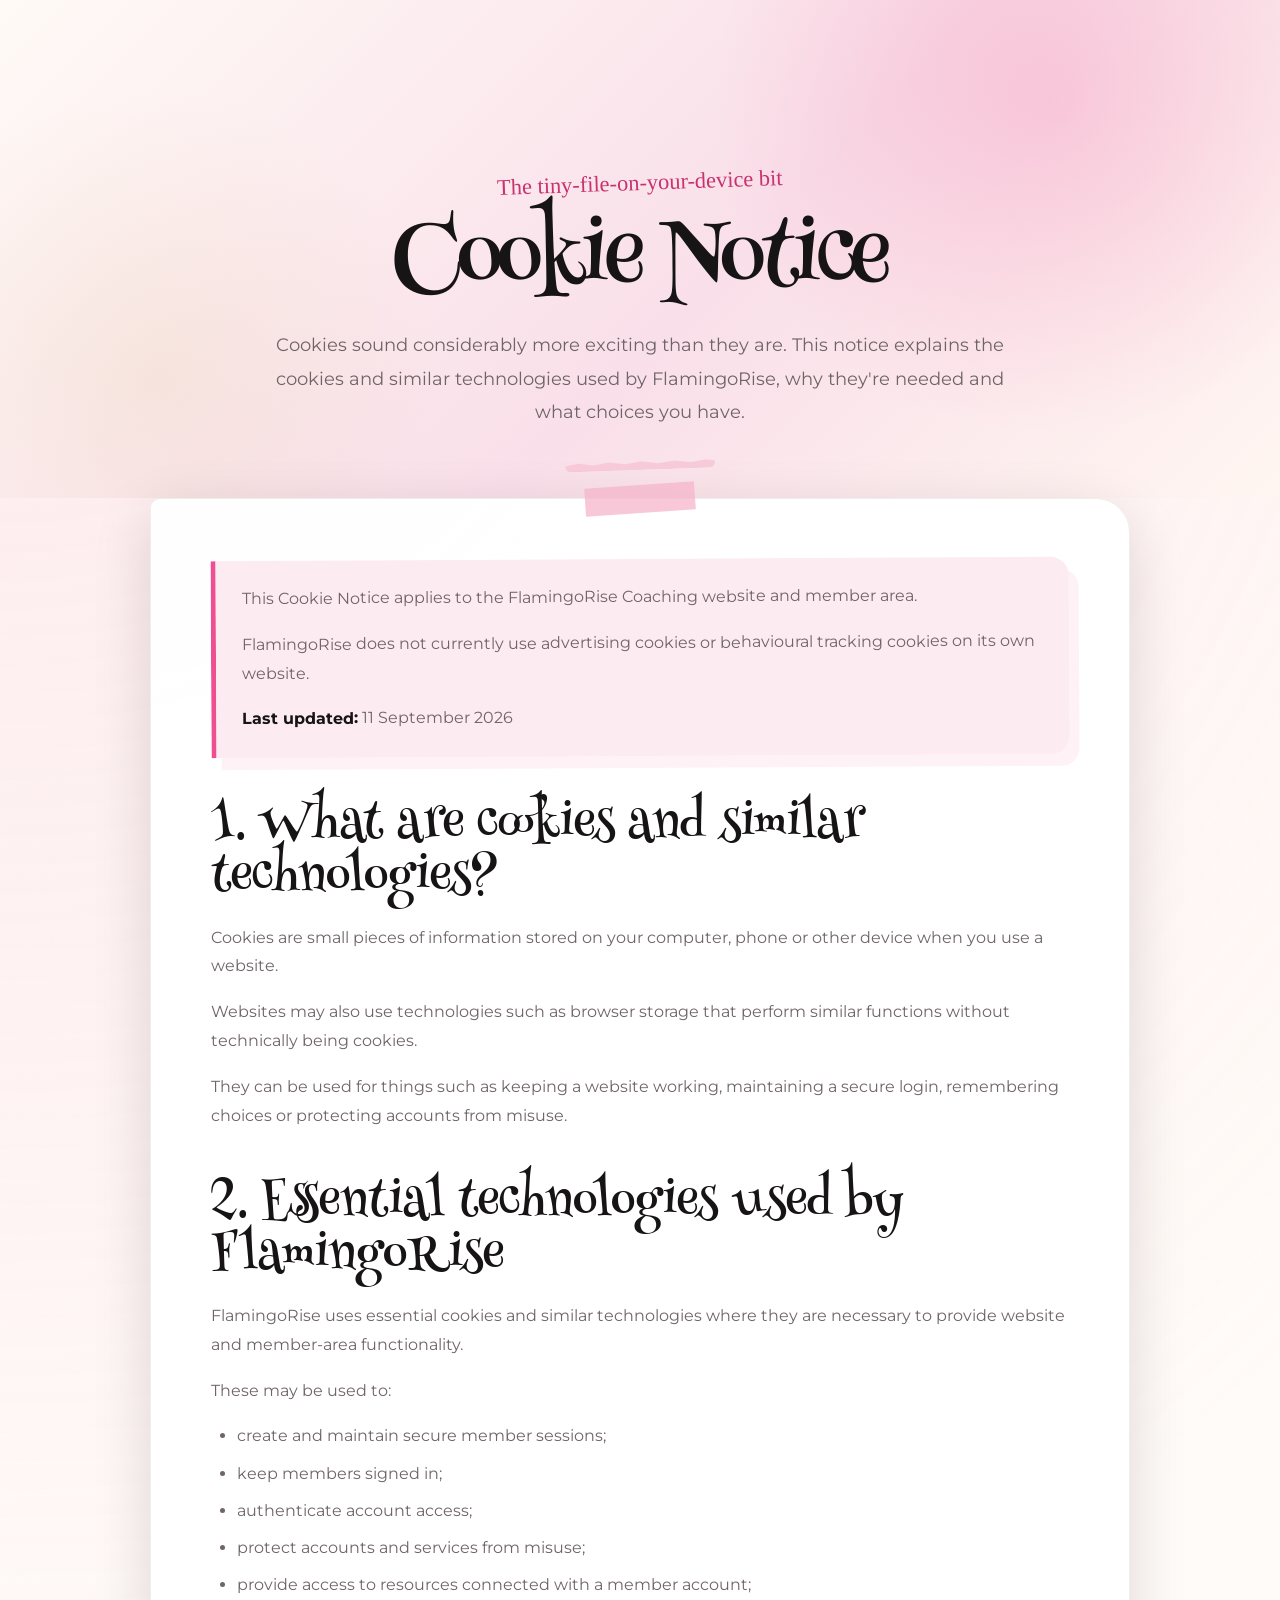
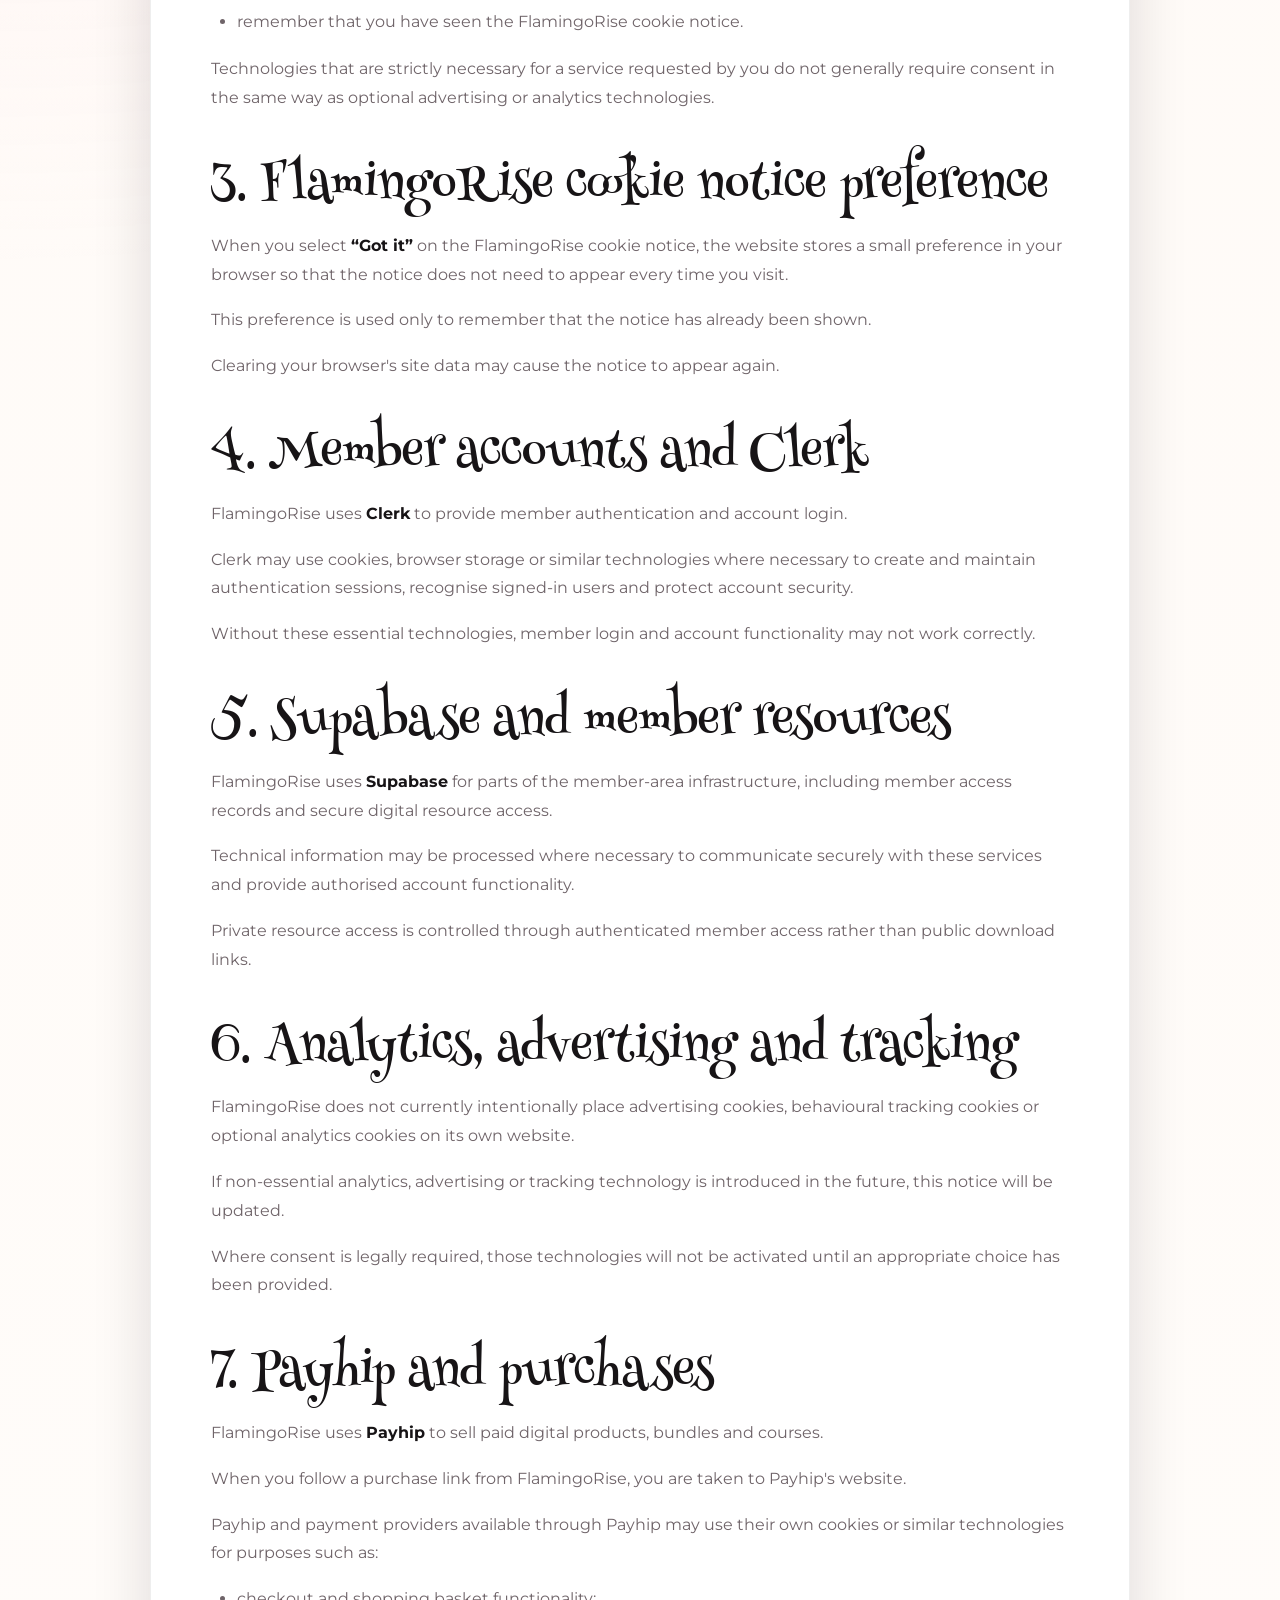
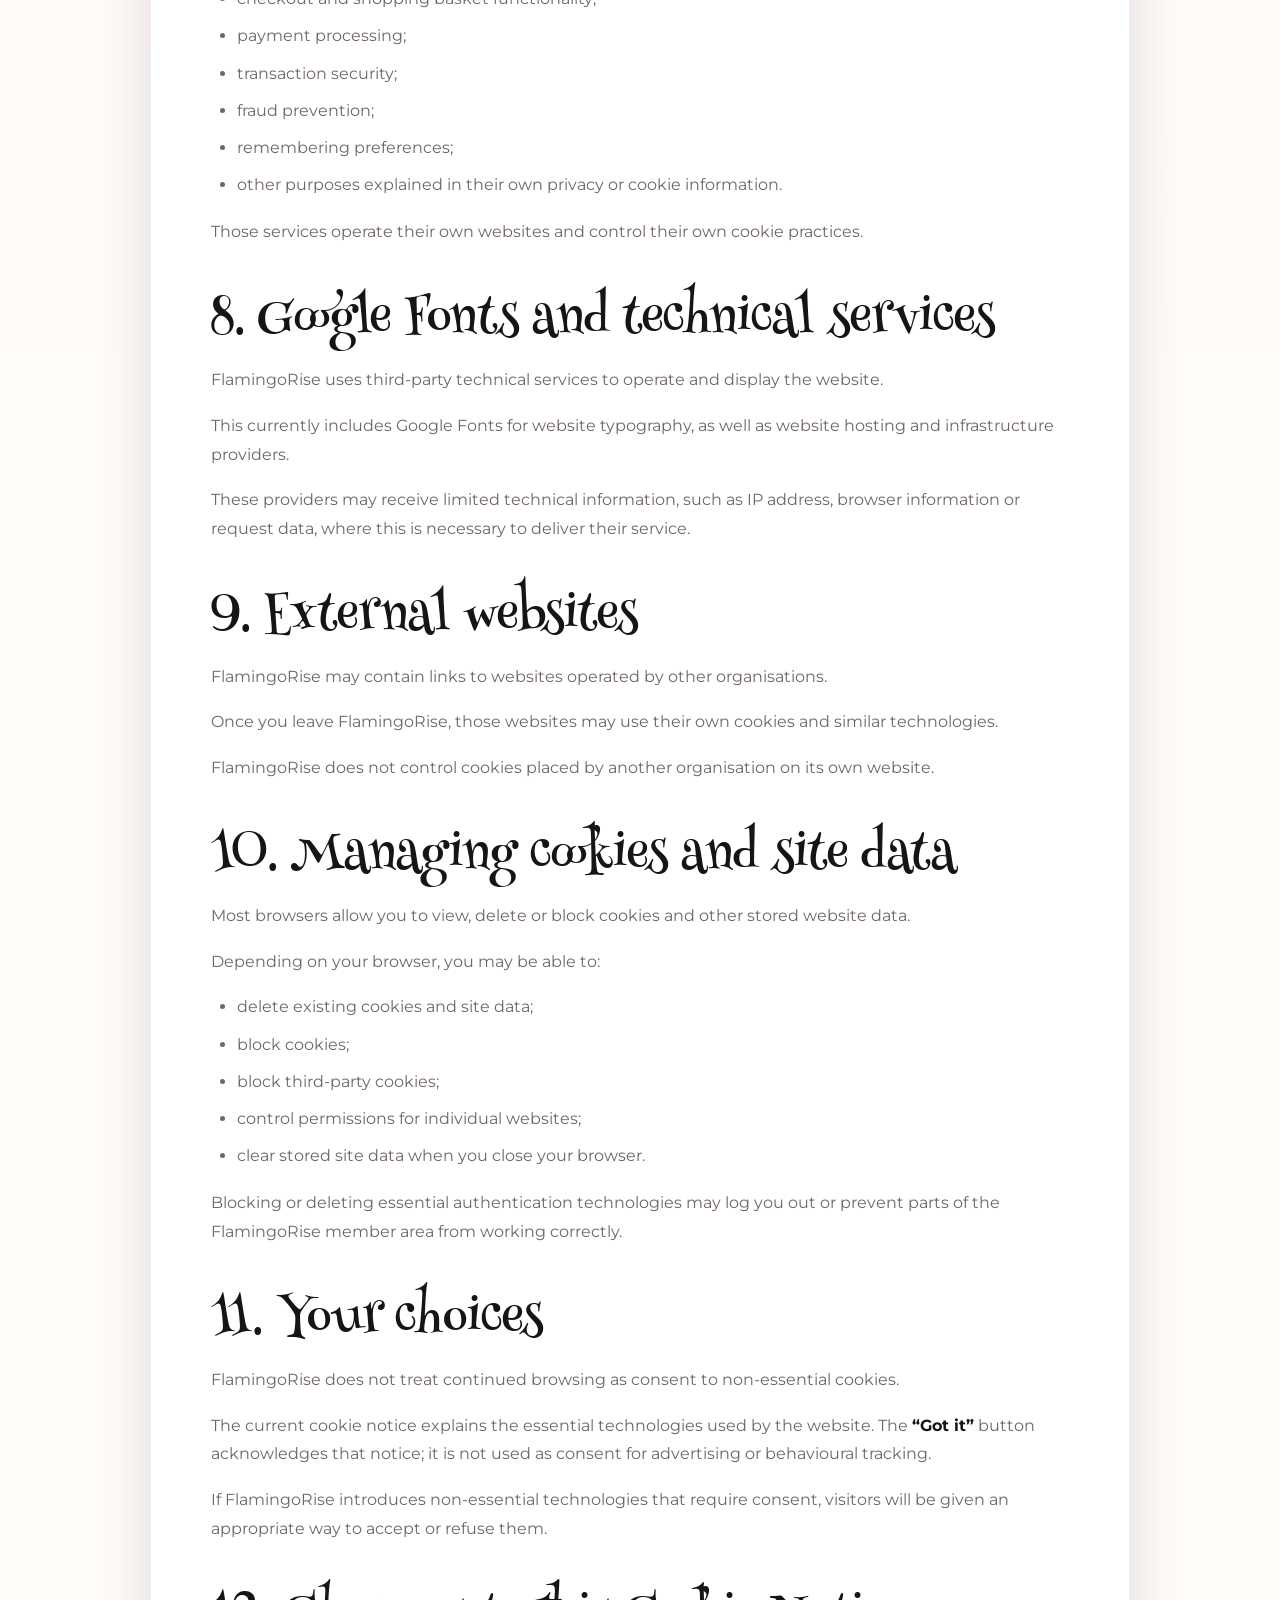
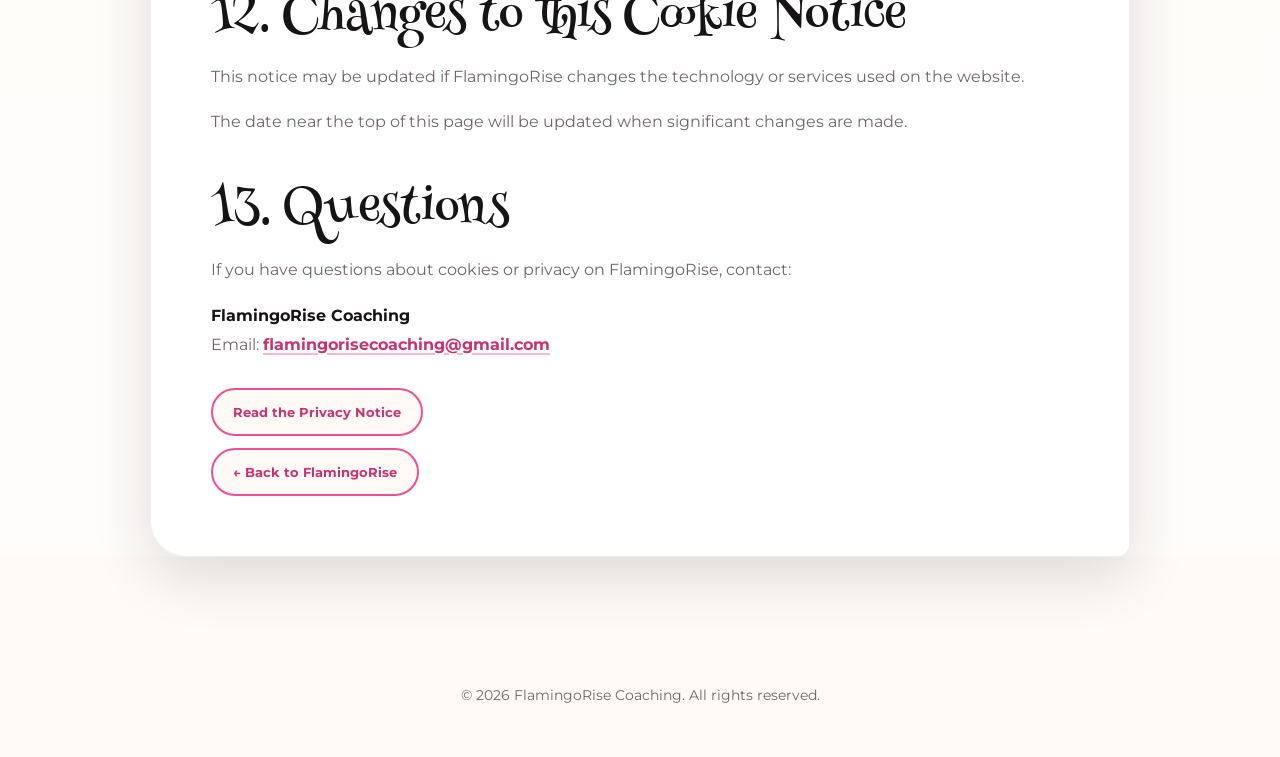
<file: cookies.html>
<!DOCTYPE html>
<html lang="en">

<head>

  <meta charset="UTF-8">

  <meta
    name="viewport"
    content="width=device-width, initial-scale=1.0"
  >

  <meta
    name="referrer"
    content="strict-origin-when-cross-origin"
  >

  <title>Cookie Notice | FlamingoRise Coaching</title>

  <meta
    name="description"
    content="Cookie Notice for FlamingoRise Coaching."
  >

  <link
    rel="preconnect"
    href="https://fonts.googleapis.com"
  >

  <link
    rel="preconnect"
    href="https://fonts.gstatic.com"
    crossorigin
  >

  <link
    href="https://fonts.googleapis.com/css2?family=Crafty+Girls&family=Henny+Penny&family=Montserrat:wght@400;500;600;700&display=swap"
    rel="stylesheet"
  >

  <link
    rel="stylesheet"
    href="style.css"
  >

</head>


<body>


  <main class="legal-page">


    <!-- =====================================================
         HERO
         ===================================================== -->

    <header class="legal-hero">

      <div class="legal-hero-inner">

        <span class="eyebrow">
          The tiny-file-on-your-device bit
        </span>

        <h1>
          Cookie Notice
        </h1>

        <p class="intro">

          Cookies sound considerably more exciting than they are.

          This notice explains the cookies and similar technologies
          used by FlamingoRise, why they're needed and what choices
          you have.

        </p>

      </div>

    </header>


    <!-- =====================================================
         COOKIE NOTICE
         ===================================================== -->

    <article class="legal-content">


      <div class="notice-box">

        <p>
          This Cookie Notice applies to the FlamingoRise Coaching website
          and member area.
        </p>

        <p>
          FlamingoRise does not currently use advertising cookies or
          behavioural tracking cookies on its own website.
        </p>

        <p>
          <strong>Last updated:</strong> 11 September 2026
        </p>

      </div>


      <!-- 1 -->

      <section>

        <h2>
          1. What are cookies and similar technologies?
        </h2>

        <p>
          Cookies are small pieces of information stored on your
          computer, phone or other device when you use a website.
        </p>

        <p>
          Websites may also use technologies such as browser storage
          that perform similar functions without technically being
          cookies.
        </p>

        <p>
          They can be used for things such as keeping a website
          working, maintaining a secure login, remembering choices
          or protecting accounts from misuse.
        </p>

      </section>


      <!-- 2 -->

      <section>

        <h2>
          2. Essential technologies used by FlamingoRise
        </h2>

        <p>
          FlamingoRise uses essential cookies and similar technologies
          where they are necessary to provide website and member-area
          functionality.
        </p>

        <p>
          These may be used to:
        </p>

        <ul>

          <li>
            create and maintain secure member sessions;
          </li>

          <li>
            keep members signed in;
          </li>

          <li>
            authenticate account access;
          </li>

          <li>
            protect accounts and services from misuse;
          </li>

          <li>
            provide access to resources connected with a member account;
          </li>

          <li>
            remember that you have seen the FlamingoRise cookie notice.
          </li>

        </ul>

        <p>
          Technologies that are strictly necessary for a service
          requested by you do not generally require consent in the
          same way as optional advertising or analytics technologies.
        </p>

      </section>


      <!-- 3 -->

      <section>

        <h2>
          3. FlamingoRise cookie notice preference
        </h2>

        <p>
          When you select <strong>“Got it”</strong> on the FlamingoRise
          cookie notice, the website stores a small preference in your
          browser so that the notice does not need to appear every time
          you visit.
        </p>

        <p>
          This preference is used only to remember that the notice has
          already been shown.
        </p>

        <p>
          Clearing your browser's site data may cause the notice to
          appear again.
        </p>

      </section>


      <!-- 4 -->

      <section>

        <h2>
          4. Member accounts and Clerk
        </h2>

        <p>
          FlamingoRise uses <strong>Clerk</strong> to provide member
          authentication and account login.
        </p>

        <p>
          Clerk may use cookies, browser storage or similar technologies
          where necessary to create and maintain authentication sessions,
          recognise signed-in users and protect account security.
        </p>

        <p>
          Without these essential technologies, member login and account
          functionality may not work correctly.
        </p>

      </section>


      <!-- 5 -->

      <section>

        <h2>
          5. Supabase and member resources
        </h2>

        <p>
          FlamingoRise uses <strong>Supabase</strong> for parts of the
          member-area infrastructure, including member access records
          and secure digital resource access.
        </p>

        <p>
          Technical information may be processed where necessary to
          communicate securely with these services and provide authorised
          account functionality.
        </p>

        <p>
          Private resource access is controlled through authenticated
          member access rather than public download links.
        </p>

      </section>


      <!-- 6 -->

      <section>

        <h2>
          6. Analytics, advertising and tracking
        </h2>

        <p>
          FlamingoRise does not currently intentionally place
          advertising cookies, behavioural tracking cookies or optional
          analytics cookies on its own website.
        </p>

        <p>
          If non-essential analytics, advertising or tracking technology
          is introduced in the future, this notice will be updated.
        </p>

        <p>
          Where consent is legally required, those technologies will not
          be activated until an appropriate choice has been provided.
        </p>

      </section>


      <!-- 7 -->

      <section>

        <h2>
          7. Payhip and purchases
        </h2>

        <p>
          FlamingoRise uses <strong>Payhip</strong> to sell paid digital
          products, bundles and courses.
        </p>

        <p>
          When you follow a purchase link from FlamingoRise, you are
          taken to Payhip's website.
        </p>

        <p>
          Payhip and payment providers available through Payhip may use
          their own cookies or similar technologies for purposes such as:
        </p>

        <ul>

          <li>
            checkout and shopping basket functionality;
          </li>

          <li>
            payment processing;
          </li>

          <li>
            transaction security;
          </li>

          <li>
            fraud prevention;
          </li>

          <li>
            remembering preferences;
          </li>

          <li>
            other purposes explained in their own privacy or cookie
            information.
          </li>

        </ul>

        <p>
          Those services operate their own websites and control their
          own cookie practices.
        </p>

      </section>


      <!-- 8 -->

      <section>

        <h2>
          8. Google Fonts and technical services
        </h2>

        <p>
          FlamingoRise uses third-party technical services to operate
          and display the website.
        </p>

        <p>
          This currently includes Google Fonts for website typography,
          as well as website hosting and infrastructure providers.
        </p>

        <p>
          These providers may receive limited technical information,
          such as IP address, browser information or request data,
          where this is necessary to deliver their service.
        </p>

      </section>


      <!-- 9 -->

      <section>

        <h2>
          9. External websites
        </h2>

        <p>
          FlamingoRise may contain links to websites operated by other
          organisations.
        </p>

        <p>
          Once you leave FlamingoRise, those websites may use their own
          cookies and similar technologies.
        </p>

        <p>
          FlamingoRise does not control cookies placed by another
          organisation on its own website.
        </p>

      </section>


      <!-- 10 -->

      <section>

        <h2>
          10. Managing cookies and site data
        </h2>

        <p>
          Most browsers allow you to view, delete or block cookies and
          other stored website data.
        </p>

        <p>
          Depending on your browser, you may be able to:
        </p>

        <ul>

          <li>
            delete existing cookies and site data;
          </li>

          <li>
            block cookies;
          </li>

          <li>
            block third-party cookies;
          </li>

          <li>
            control permissions for individual websites;
          </li>

          <li>
            clear stored site data when you close your browser.
          </li>

        </ul>

        <p>
          Blocking or deleting essential authentication technologies
          may log you out or prevent parts of the FlamingoRise member
          area from working correctly.
        </p>

      </section>


      <!-- 11 -->

      <section>

        <h2>
          11. Your choices
        </h2>

        <p>
          FlamingoRise does not treat continued browsing as consent to
          non-essential cookies.
        </p>

        <p>
          The current cookie notice explains the essential technologies
          used by the website. The <strong>“Got it”</strong> button
          acknowledges that notice; it is not used as consent for
          advertising or behavioural tracking.
        </p>

        <p>
          If FlamingoRise introduces non-essential technologies that
          require consent, visitors will be given an appropriate way
          to accept or refuse them.
        </p>

      </section>


      <!-- 12 -->

      <section>

        <h2>
          12. Changes to this Cookie Notice
        </h2>

        <p>
          This notice may be updated if FlamingoRise changes the
          technology or services used on the website.
        </p>

        <p>
          The date near the top of this page will be updated when
          significant changes are made.
        </p>

      </section>


      <!-- 13 -->

      <section>

        <h2>
          13. Questions
        </h2>

        <p>
          If you have questions about cookies or privacy on FlamingoRise,
          contact:
        </p>

        <p>
          <strong>FlamingoRise Coaching</strong><br>
          Email:
          <a href="mailto:flamingorisecoaching@gmail.com">
            flamingorisecoaching@gmail.com
          </a>
        </p>

        <a
          href="privacy.html"
          class="back-link"
        >
          Read the Privacy Notice
        </a>

        <br>

        <a
          href="index.html"
          class="back-link"
        >
          ← Back to FlamingoRise
        </a>

      </section>


    </article>

  </main>


  <footer class="legal-footer">

    <p>
      © 2026 FlamingoRise Coaching. All rights reserved.
    </p>

  </footer>


</body>

</html>
</file>
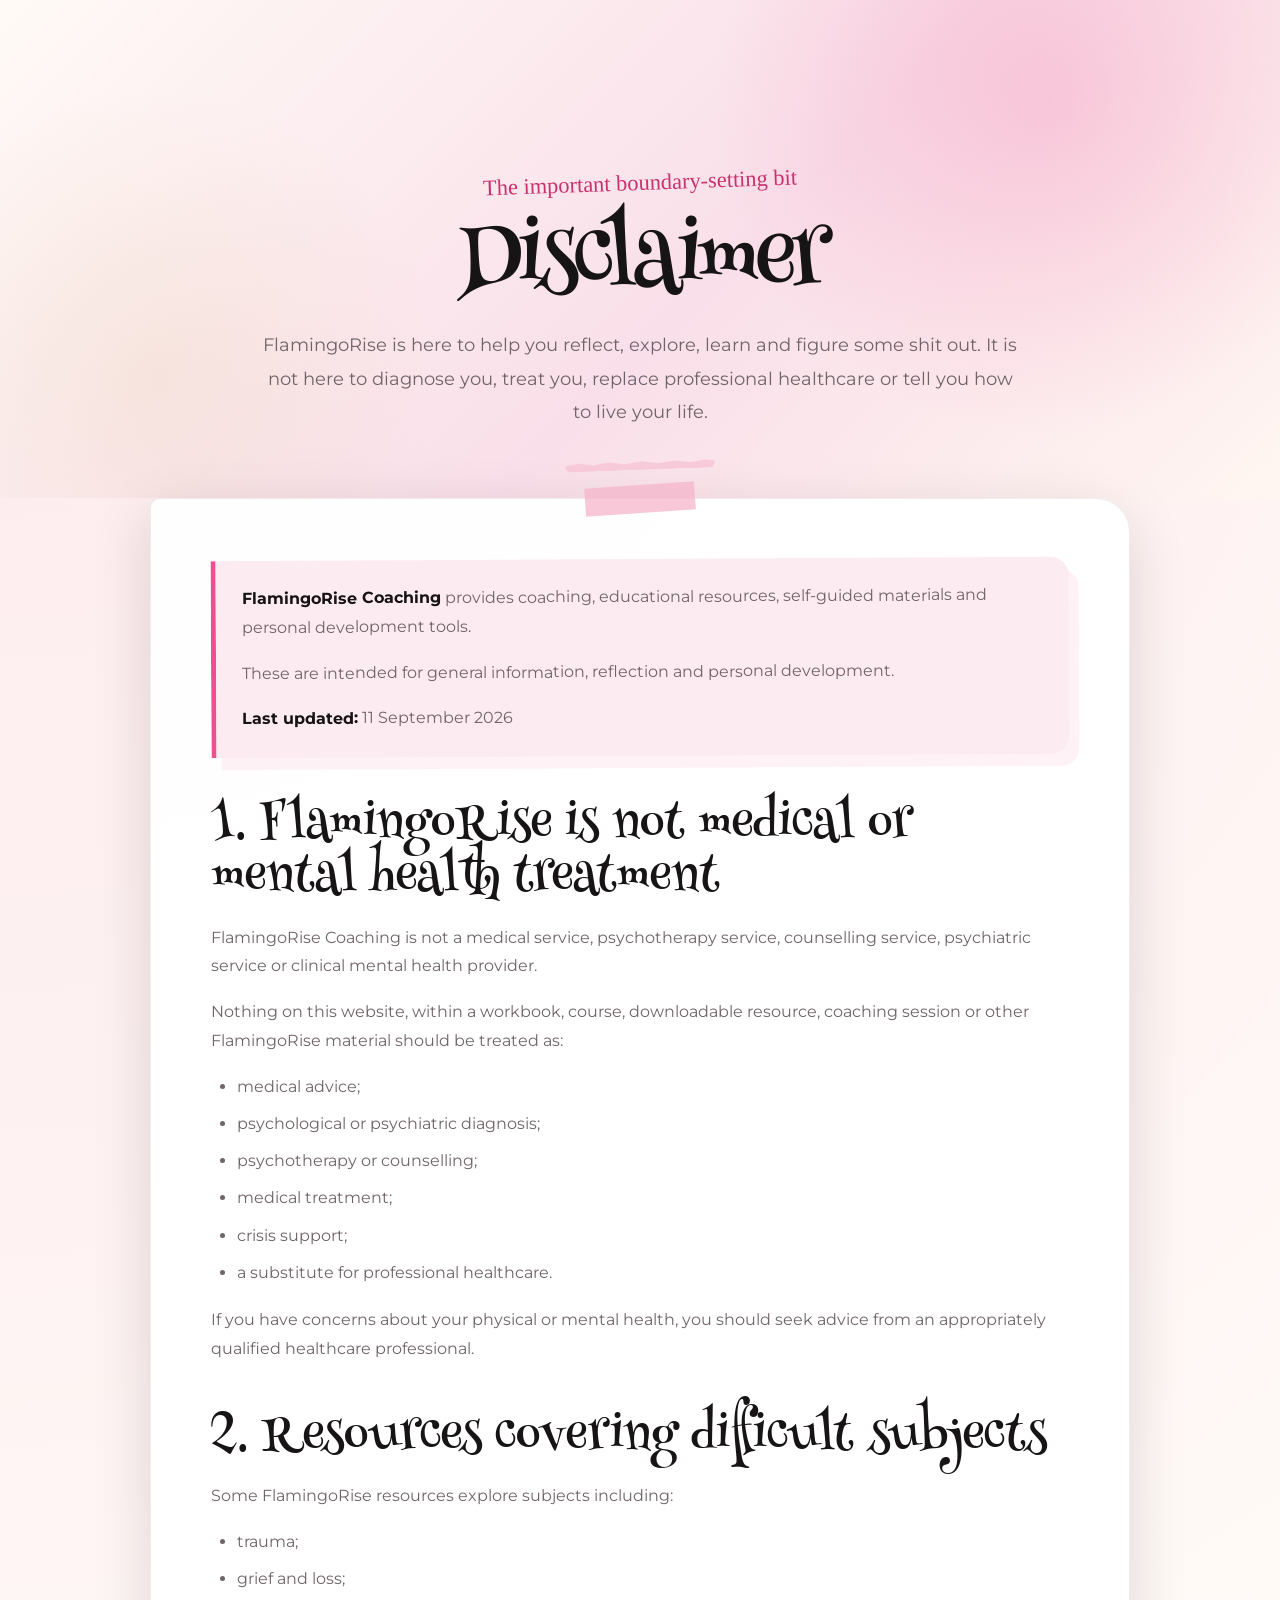
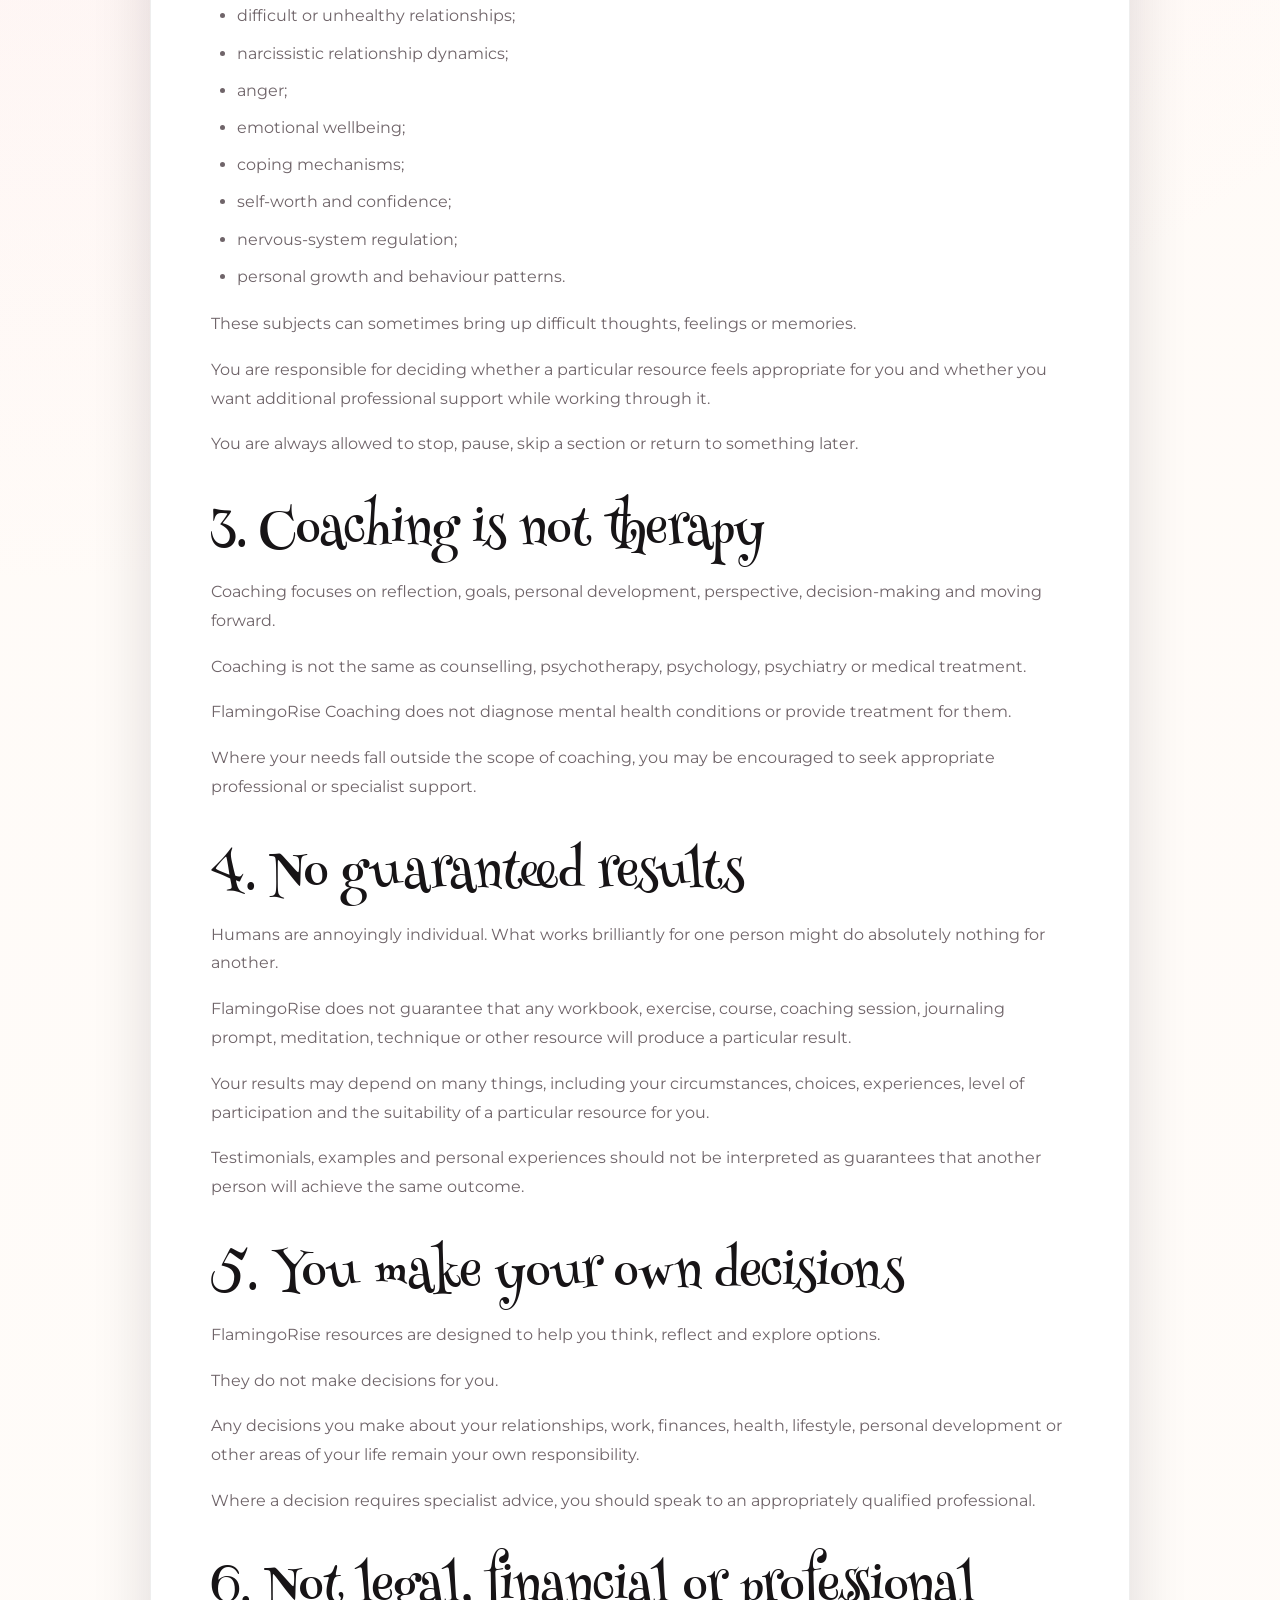
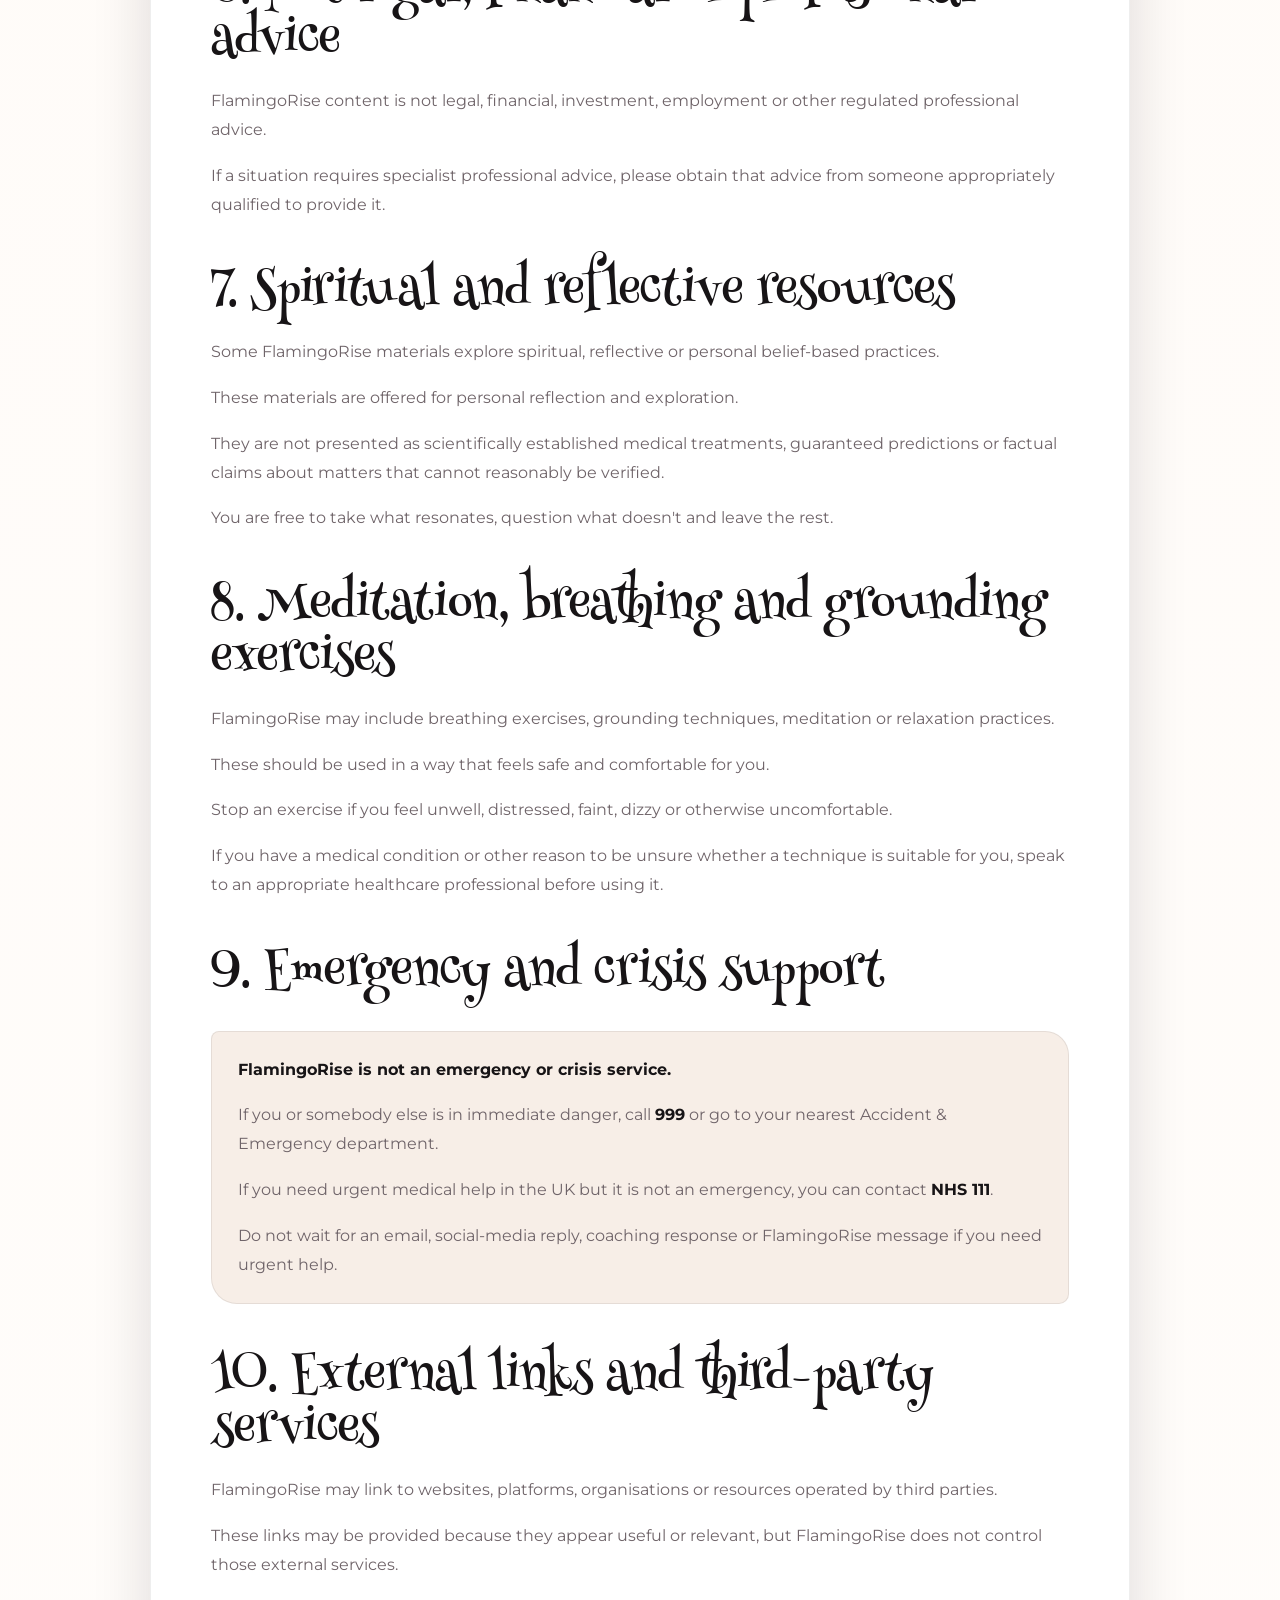
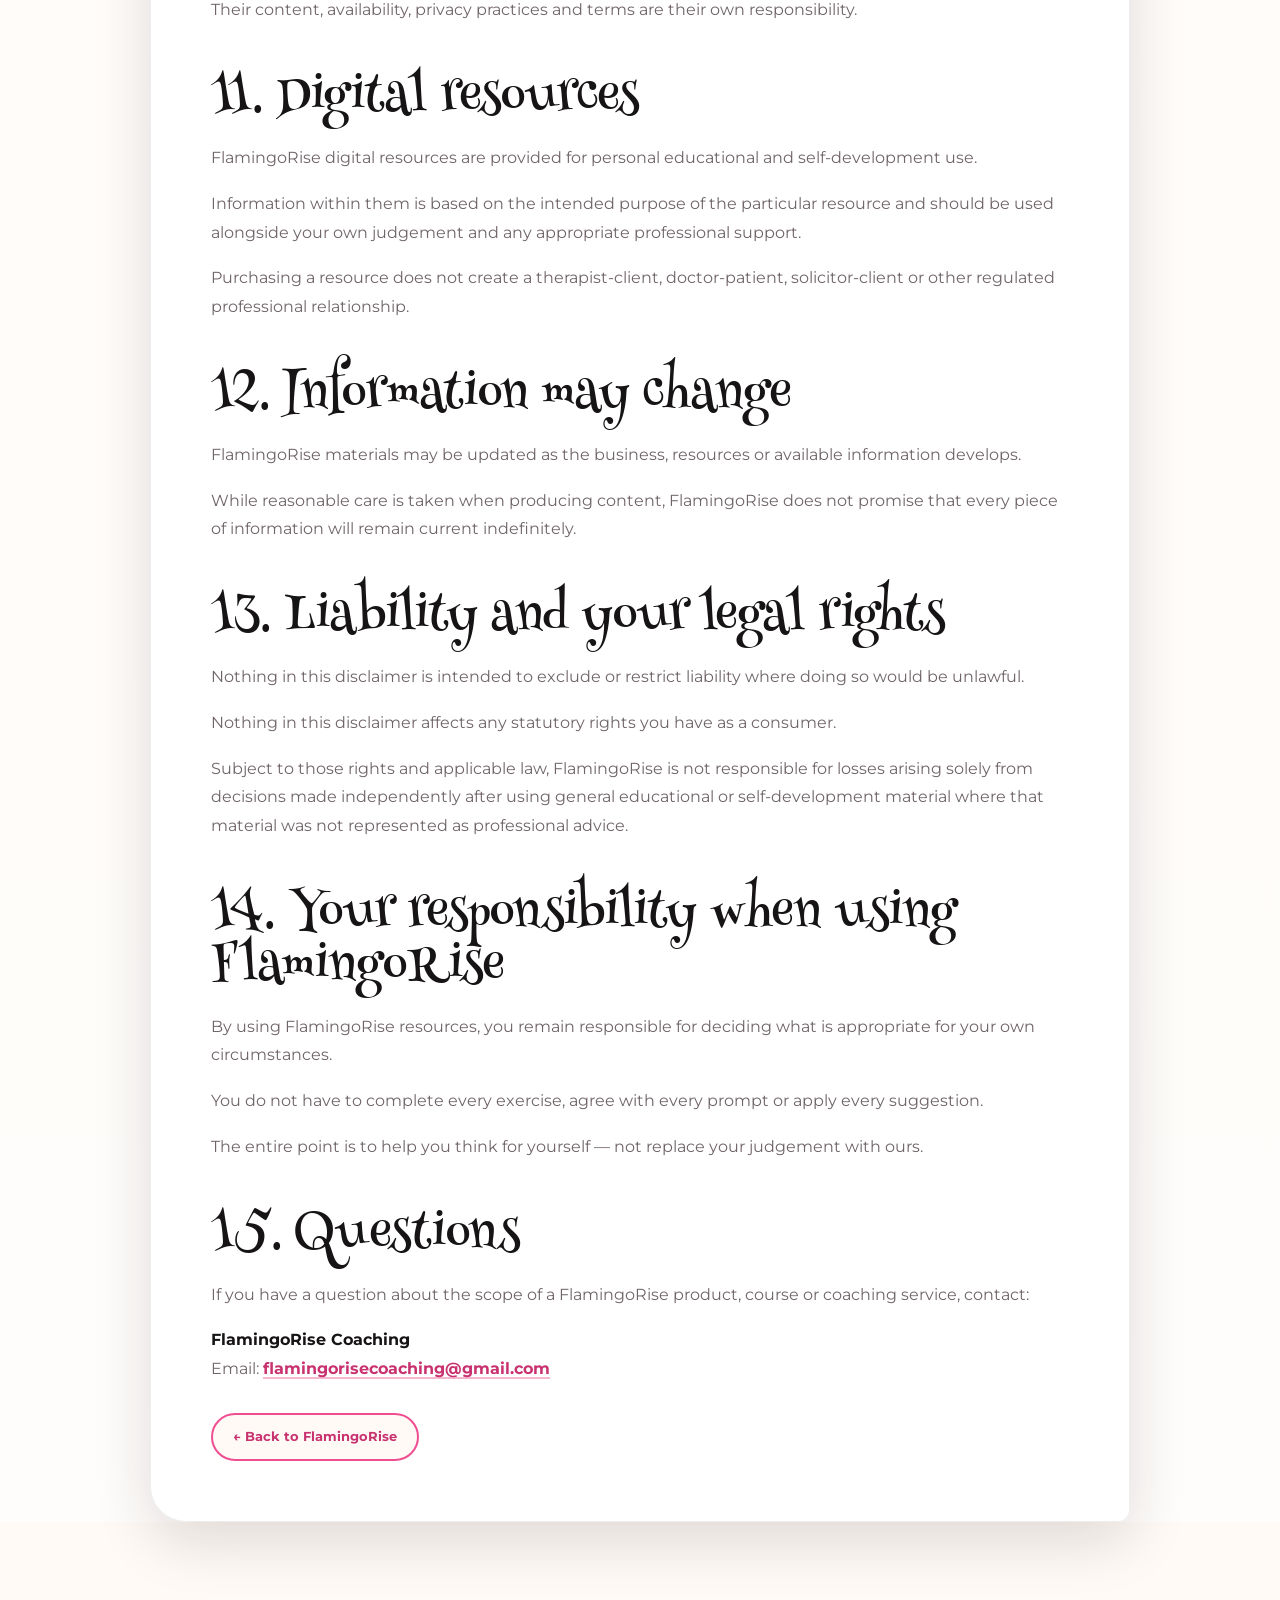
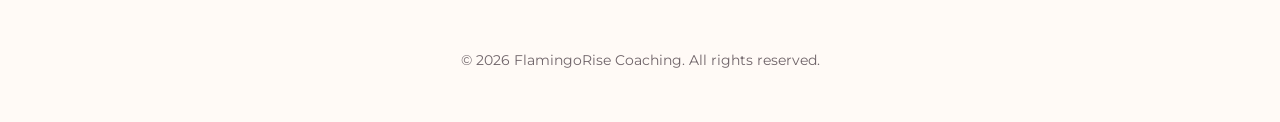
<file: disclaimer.html>
<!DOCTYPE html>
<html lang="en">

<head>

  <meta charset="UTF-8" />

  <meta
    name="viewport"
    content="width=device-width, initial-scale=1.0"
  />

  <title>Disclaimer | FlamingoRise Coaching</title>

  <meta
    name="description"
    content="Important information about FlamingoRise Coaching resources, coaching and self-guided content."
  />

  <link rel="preconnect" href="https://fonts.googleapis.com">
  <link rel="preconnect" href="https://fonts.gstatic.com" crossorigin>

  <link
    href="https://fonts.googleapis.com/css2?family=Crafty+Girls&family=Henny+Penny&family=Montserrat:wght@400;500;600;700&display=swap"
    rel="stylesheet"
  />


  <link rel="stylesheet" href="style.css">

</head>


<body>


  <main class="legal-page">


    <header class="legal-hero">

      <div class="legal-hero-inner">

        <span class="eyebrow">
          The important boundary-setting bit
        </span>

        <h1>
          Disclaimer
        </h1>

        <p class="intro">

          FlamingoRise is here to help you reflect, explore, learn
          and figure some shit out.

          It is not here to diagnose you, treat you, replace professional
          healthcare or tell you how to live your life.

        </p>

      </div>

    </header>



    <article class="legal-content">


      <div class="notice-box">

        <p>
          <strong>FlamingoRise Coaching</strong> provides coaching,
          educational resources, self-guided materials and personal
          development tools.
        </p>

        <p>
          These are intended for general information,
          reflection and personal development.
        </p>

        <p>
          <strong>Last updated:</strong> 11 September 2026
        </p>

      </div>



      <section>

        <h2>
          1. FlamingoRise is not medical or mental health treatment
        </h2>

        <p>

          FlamingoRise Coaching is not a medical service,
          psychotherapy service, counselling service,
          psychiatric service or clinical mental health provider.

        </p>

        <p>

          Nothing on this website, within a workbook, course,
          downloadable resource, coaching session or other FlamingoRise
          material should be treated as:

        </p>

        <ul>

          <li>
            medical advice;
          </li>

          <li>
            psychological or psychiatric diagnosis;
          </li>

          <li>
            psychotherapy or counselling;
          </li>

          <li>
            medical treatment;
          </li>

          <li>
            crisis support;
          </li>

          <li>
            a substitute for professional healthcare.
          </li>

        </ul>

        <p>

          If you have concerns about your physical or mental health,
          you should seek advice from an appropriately qualified
          healthcare professional.

        </p>

      </section>



      <section>

        <h2>
          2. Resources covering difficult subjects
        </h2>

        <p>

          Some FlamingoRise resources explore subjects including:

        </p>

        <ul>

          <li>
            trauma;
          </li>

          <li>
            grief and loss;
          </li>

          <li>
            difficult or unhealthy relationships;
          </li>

          <li>
            narcissistic relationship dynamics;
          </li>

          <li>
            anger;
          </li>

          <li>
            emotional wellbeing;
          </li>

          <li>
            coping mechanisms;
          </li>

          <li>
            self-worth and confidence;
          </li>

          <li>
            nervous-system regulation;
          </li>

          <li>
            personal growth and behaviour patterns.
          </li>

        </ul>

        <p>

          These subjects can sometimes bring up difficult thoughts,
          feelings or memories.

        </p>

        <p>

          You are responsible for deciding whether a particular resource
          feels appropriate for you and whether you want additional
          professional support while working through it.

        </p>

        <p>

          You are always allowed to stop, pause, skip a section
          or return to something later.

        </p>

      </section>



      <section>

        <h2>
          3. Coaching is not therapy
        </h2>

        <p>

          Coaching focuses on reflection, goals, personal development,
          perspective, decision-making and moving forward.

        </p>

        <p>

          Coaching is not the same as counselling, psychotherapy,
          psychology, psychiatry or medical treatment.

        </p>

        <p>

          FlamingoRise Coaching does not diagnose mental health
          conditions or provide treatment for them.

        </p>

        <p>

          Where your needs fall outside the scope of coaching,
          you may be encouraged to seek appropriate professional
          or specialist support.

        </p>

      </section>



      <section>

        <h2>
          4. No guaranteed results
        </h2>

        <p>

          Humans are annoyingly individual.

          What works brilliantly for one person might do absolutely
          nothing for another.

        </p>

        <p>

          FlamingoRise does not guarantee that any workbook,
          exercise, course, coaching session, journaling prompt,
          meditation, technique or other resource will produce
          a particular result.

        </p>

        <p>

          Your results may depend on many things, including your
          circumstances, choices, experiences, level of participation
          and the suitability of a particular resource for you.

        </p>

        <p>

          Testimonials, examples and personal experiences should not
          be interpreted as guarantees that another person will achieve
          the same outcome.

        </p>

      </section>



      <section>

        <h2>
          5. You make your own decisions
        </h2>

        <p>

          FlamingoRise resources are designed to help you think,
          reflect and explore options.

        </p>

        <p>

          They do not make decisions for you.

        </p>

        <p>

          Any decisions you make about your relationships,
          work, finances, health, lifestyle, personal development
          or other areas of your life remain your own responsibility.

        </p>

        <p>

          Where a decision requires specialist advice,
          you should speak to an appropriately qualified professional.

        </p>

      </section>



      <section>

        <h2>
          6. Not legal, financial or professional advice
        </h2>

        <p>

          FlamingoRise content is not legal, financial,
          investment, employment or other regulated professional advice.

        </p>

        <p>

          If a situation requires specialist professional advice,
          please obtain that advice from someone appropriately
          qualified to provide it.

        </p>

      </section>



      <section>

        <h2>
          7. Spiritual and reflective resources
        </h2>

        <p>

          Some FlamingoRise materials explore spiritual,
          reflective or personal belief-based practices.

        </p>

        <p>

          These materials are offered for personal reflection
          and exploration.

        </p>

        <p>

          They are not presented as scientifically established
          medical treatments, guaranteed predictions or factual claims
          about matters that cannot reasonably be verified.

        </p>

        <p>

          You are free to take what resonates, question what doesn't
          and leave the rest.

        </p>

      </section>



      <section>

        <h2>
          8. Meditation, breathing and grounding exercises
        </h2>

        <p>

          FlamingoRise may include breathing exercises,
          grounding techniques, meditation or relaxation practices.

        </p>

        <p>

          These should be used in a way that feels safe and comfortable
          for you.

        </p>

        <p>

          Stop an exercise if you feel unwell, distressed,
          faint, dizzy or otherwise uncomfortable.

        </p>

        <p>

          If you have a medical condition or other reason to be unsure
          whether a technique is suitable for you, speak to an
          appropriate healthcare professional before using it.

        </p>

      </section>



      <section>

        <h2>
          9. Emergency and crisis support
        </h2>

        <div class="important-box">

          <p>

            <strong>
              FlamingoRise is not an emergency or crisis service.
            </strong>

          </p>

          <p>

            If you or somebody else is in immediate danger,
            call <strong>999</strong> or go to your nearest
            Accident &amp; Emergency department.

          </p>

          <p>

            If you need urgent medical help in the UK but it is
            not an emergency, you can contact
            <strong>NHS 111</strong>.

          </p>

          <p>

            Do not wait for an email, social-media reply,
            coaching response or FlamingoRise message if you
            need urgent help.

          </p>

        </div>

      </section>



      <section>

        <h2>
          10. External links and third-party services
        </h2>

        <p>

          FlamingoRise may link to websites, platforms,
          organisations or resources operated by third parties.

        </p>

        <p>

          These links may be provided because they appear useful
          or relevant, but FlamingoRise does not control those
          external services.

        </p>

        <p>

          Their content, availability, privacy practices and terms
          are their own responsibility.

        </p>

      </section>



      <section>

        <h2>
          11. Digital resources
        </h2>

        <p>

          FlamingoRise digital resources are provided for
          personal educational and self-development use.

        </p>

        <p>

          Information within them is based on the intended purpose
          of the particular resource and should be used alongside
          your own judgement and any appropriate professional support.

        </p>

        <p>

          Purchasing a resource does not create a therapist-client,
          doctor-patient, solicitor-client or other regulated
          professional relationship.

        </p>

      </section>



      <section>

        <h2>
          12. Information may change
        </h2>

        <p>

          FlamingoRise materials may be updated as the business,
          resources or available information develops.

        </p>

        <p>

          While reasonable care is taken when producing content,
          FlamingoRise does not promise that every piece of information
          will remain current indefinitely.

        </p>

      </section>



      <section>

        <h2>
          13. Liability and your legal rights
        </h2>

        <p>

          Nothing in this disclaimer is intended to exclude or restrict
          liability where doing so would be unlawful.

        </p>

        <p>

          Nothing in this disclaimer affects any statutory rights
          you have as a consumer.

        </p>

        <p>

          Subject to those rights and applicable law,
          FlamingoRise is not responsible for losses arising solely
          from decisions made independently after using general
          educational or self-development material where that material
          was not represented as professional advice.

        </p>

      </section>



      <section>

        <h2>
          14. Your responsibility when using FlamingoRise
        </h2>

        <p>

          By using FlamingoRise resources, you remain responsible
          for deciding what is appropriate for your own circumstances.

        </p>

        <p>

          You do not have to complete every exercise,
          agree with every prompt or apply every suggestion.

        </p>

        <p>

          The entire point is to help you think for yourself —
          not replace your judgement with ours.

        </p>

      </section>



      <section>

        <h2>
          15. Questions
        </h2>

        <p>

          If you have a question about the scope of a FlamingoRise
          product, course or coaching service, contact:

        </p>

        <p>

          <strong>FlamingoRise Coaching</strong><br>

          Email:

          <a href="mailto:flamingorisecoaching@gmail.com">
            flamingorisecoaching@gmail.com
          </a>

        </p>


        <a
          href="index.html"
          class="back-link"
        >
          ← Back to FlamingoRise
        </a>

      </section>


    </article>


  </main>



  <footer class="legal-footer">

    <p>
      © 2026 FlamingoRise Coaching. All rights reserved.
    </p>

  </footer>


</body>

</html>
</file>
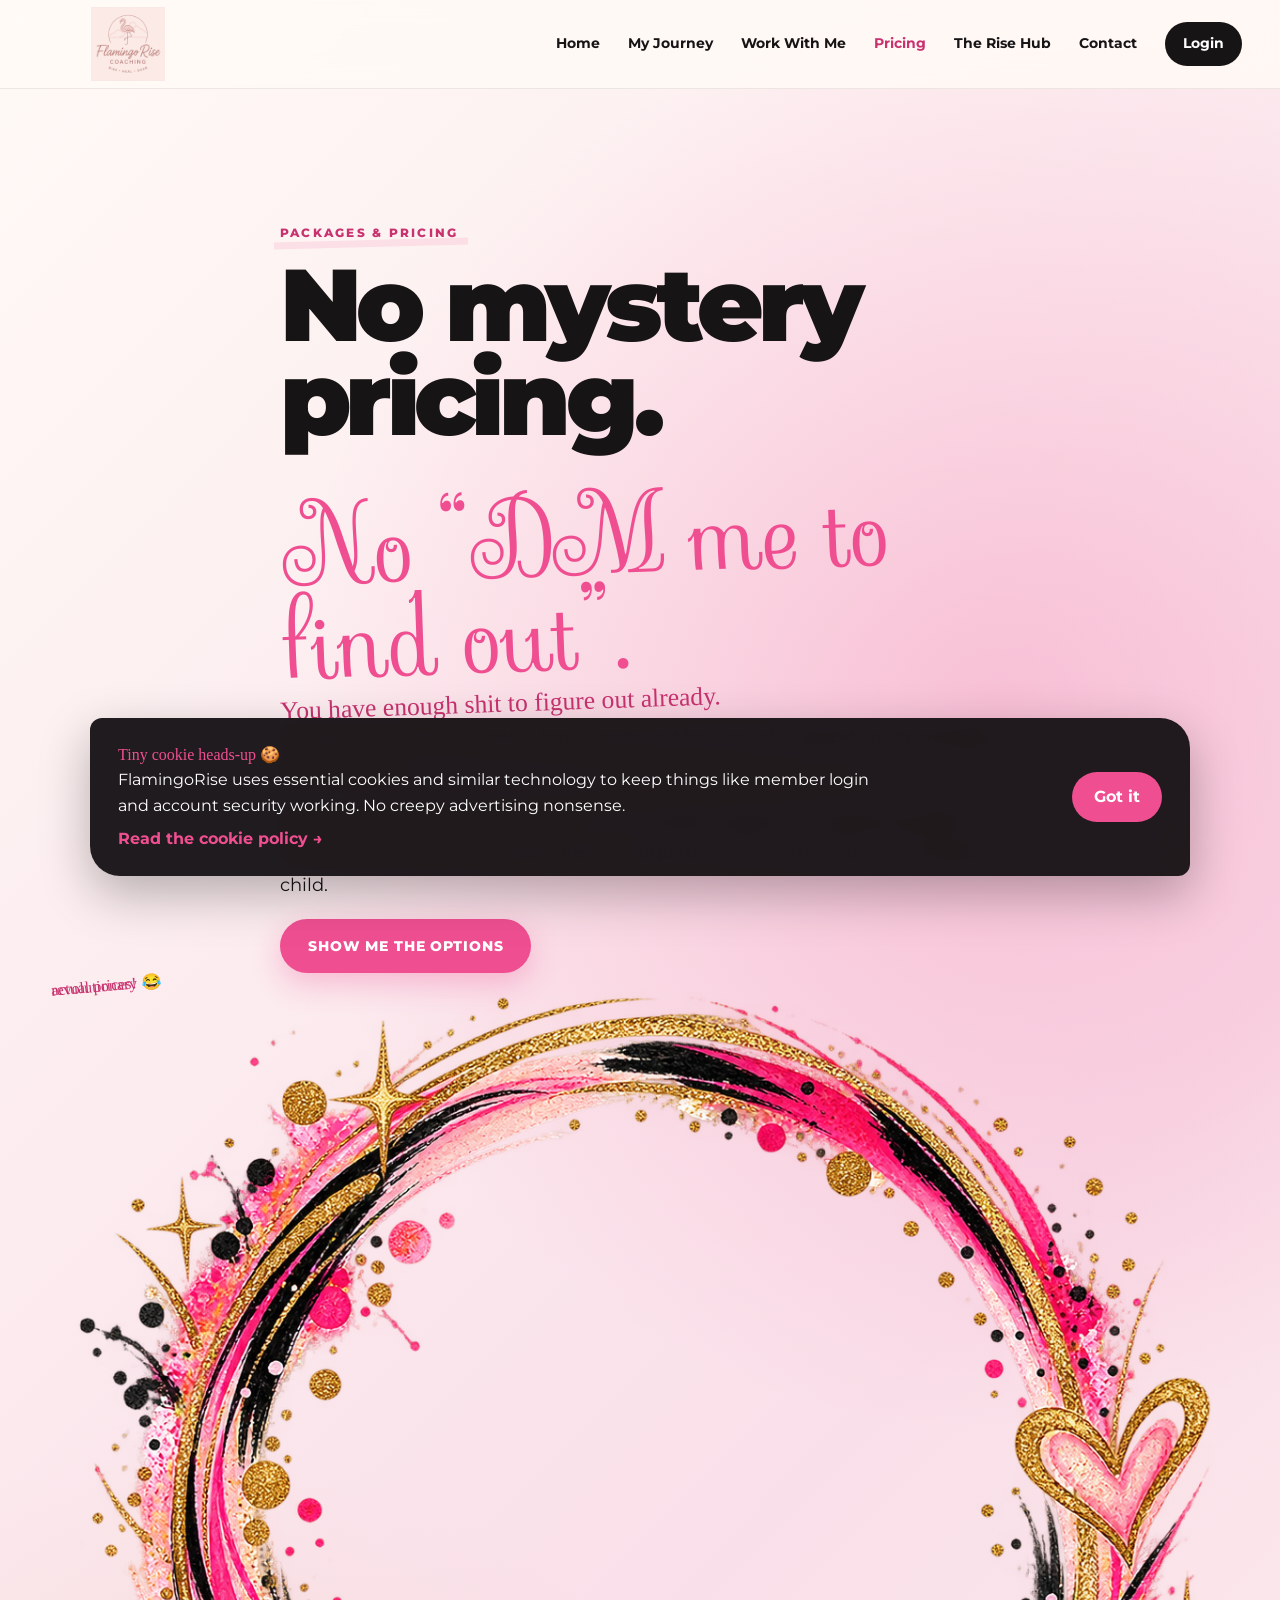
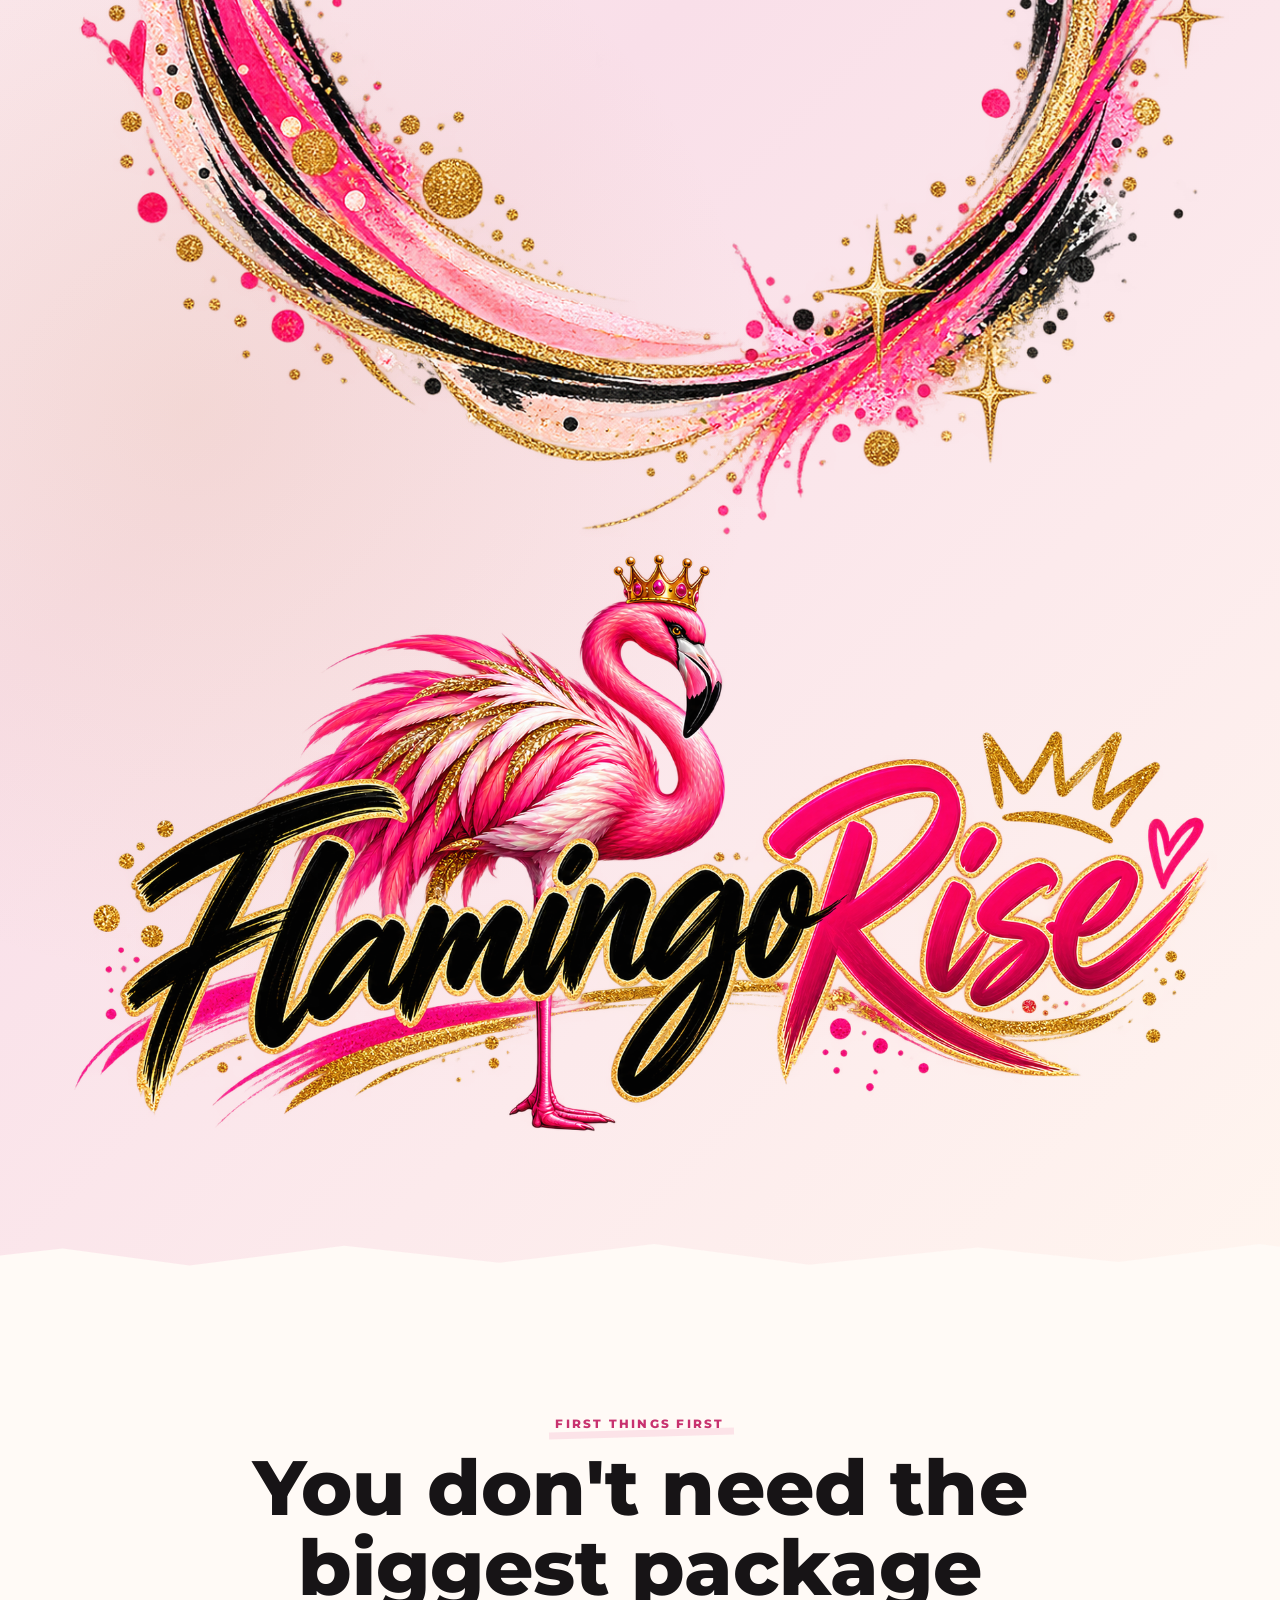
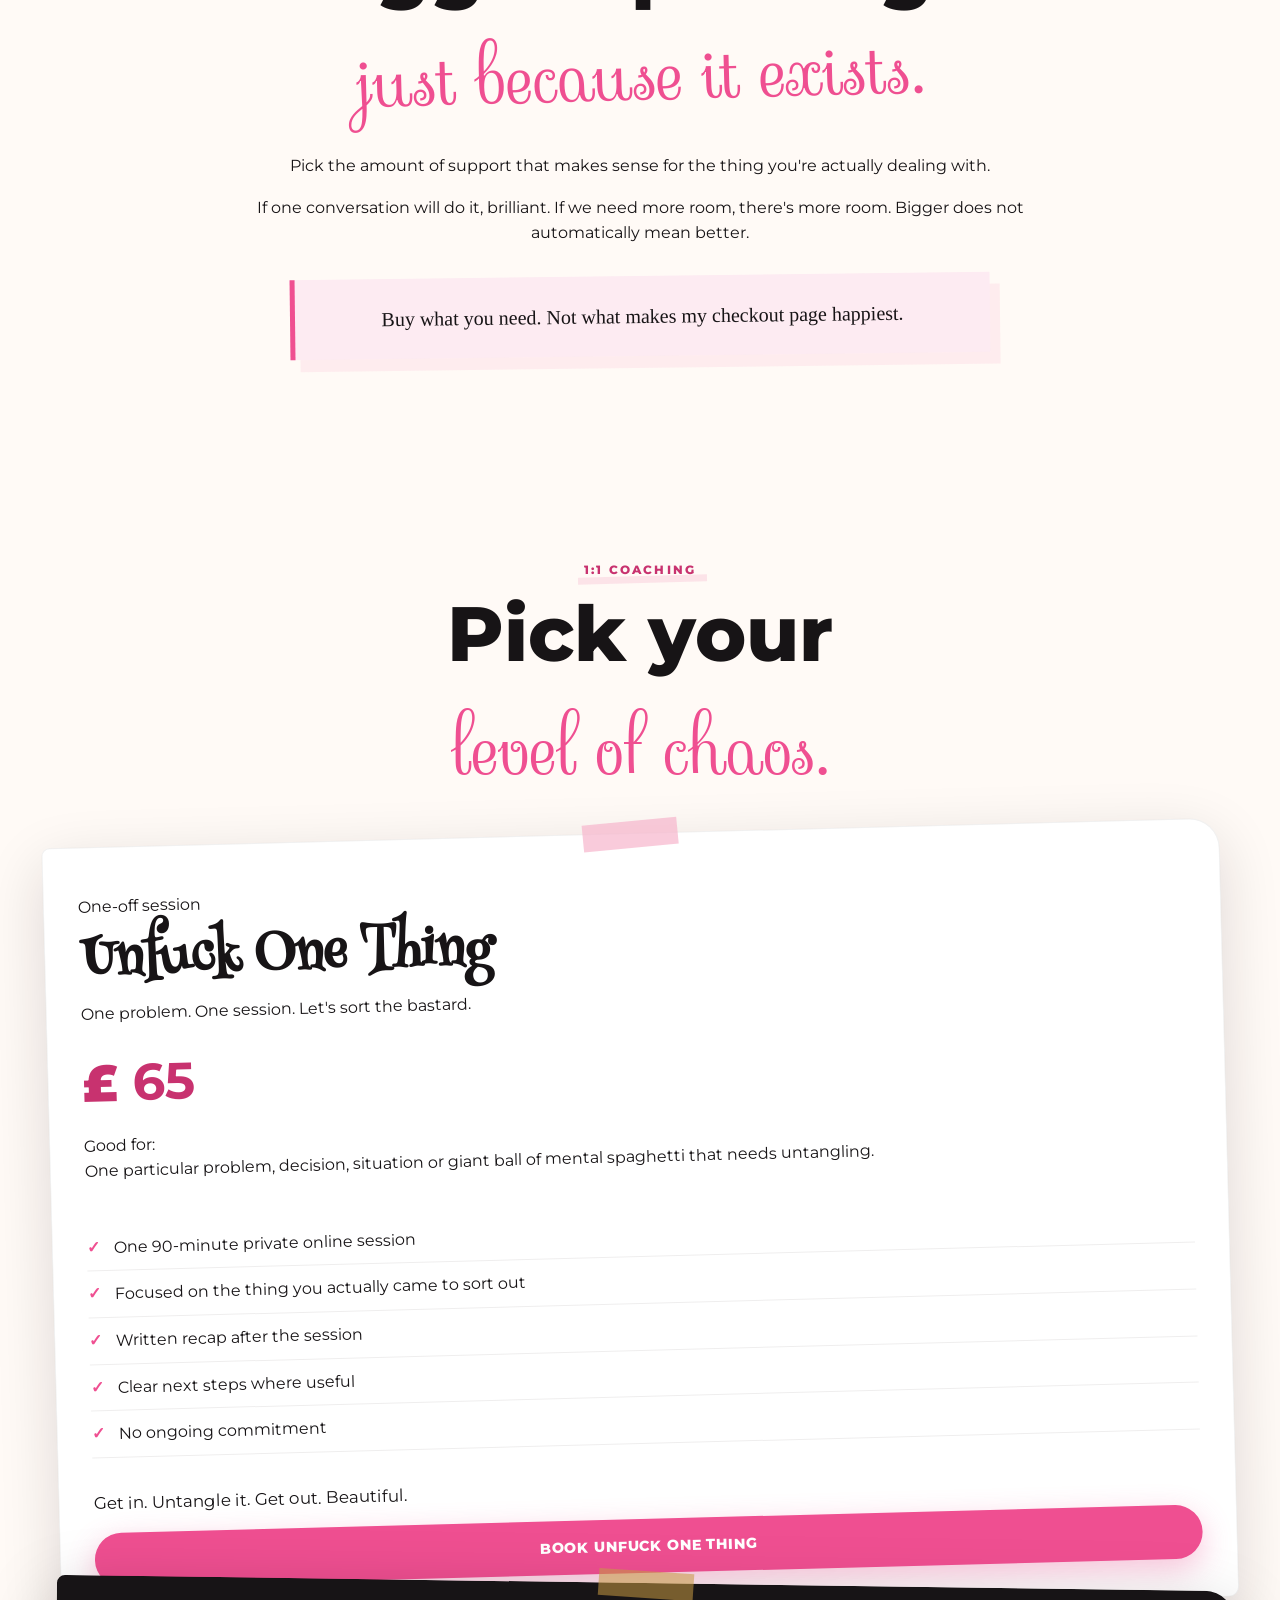
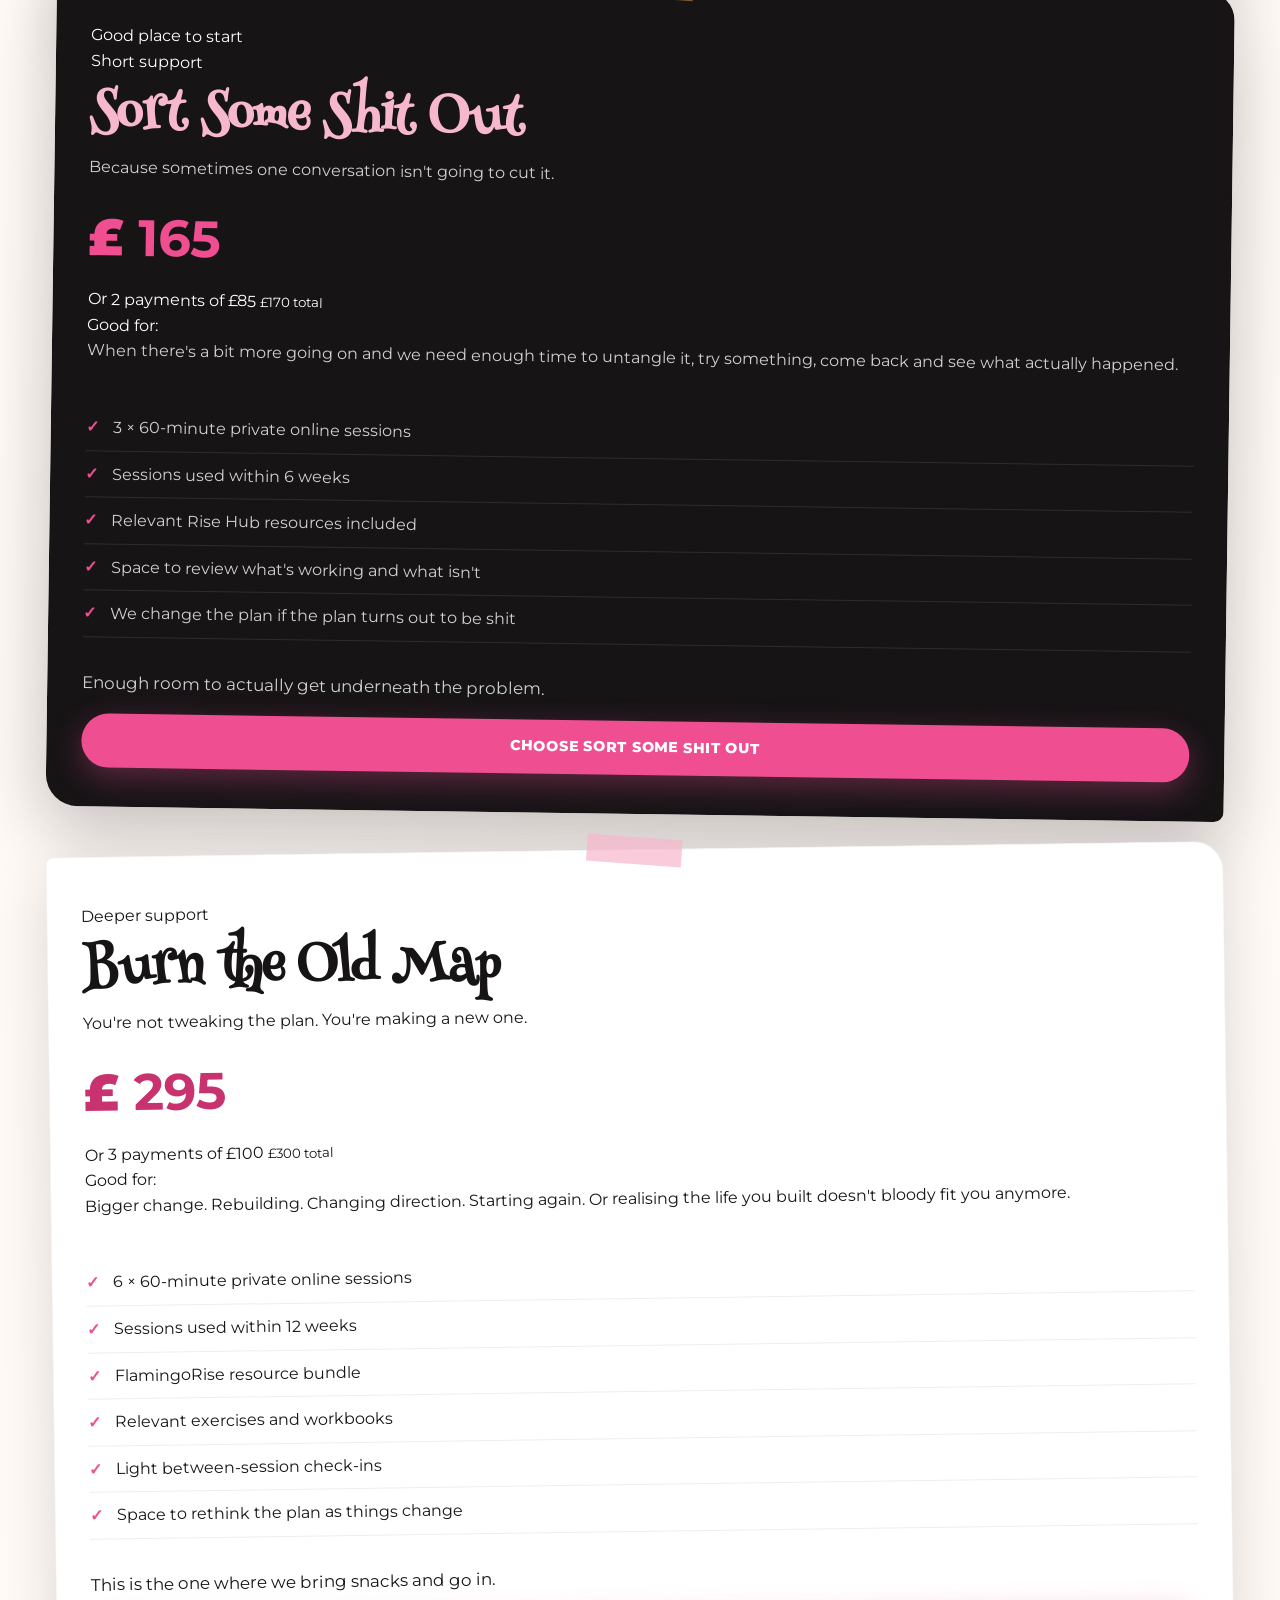
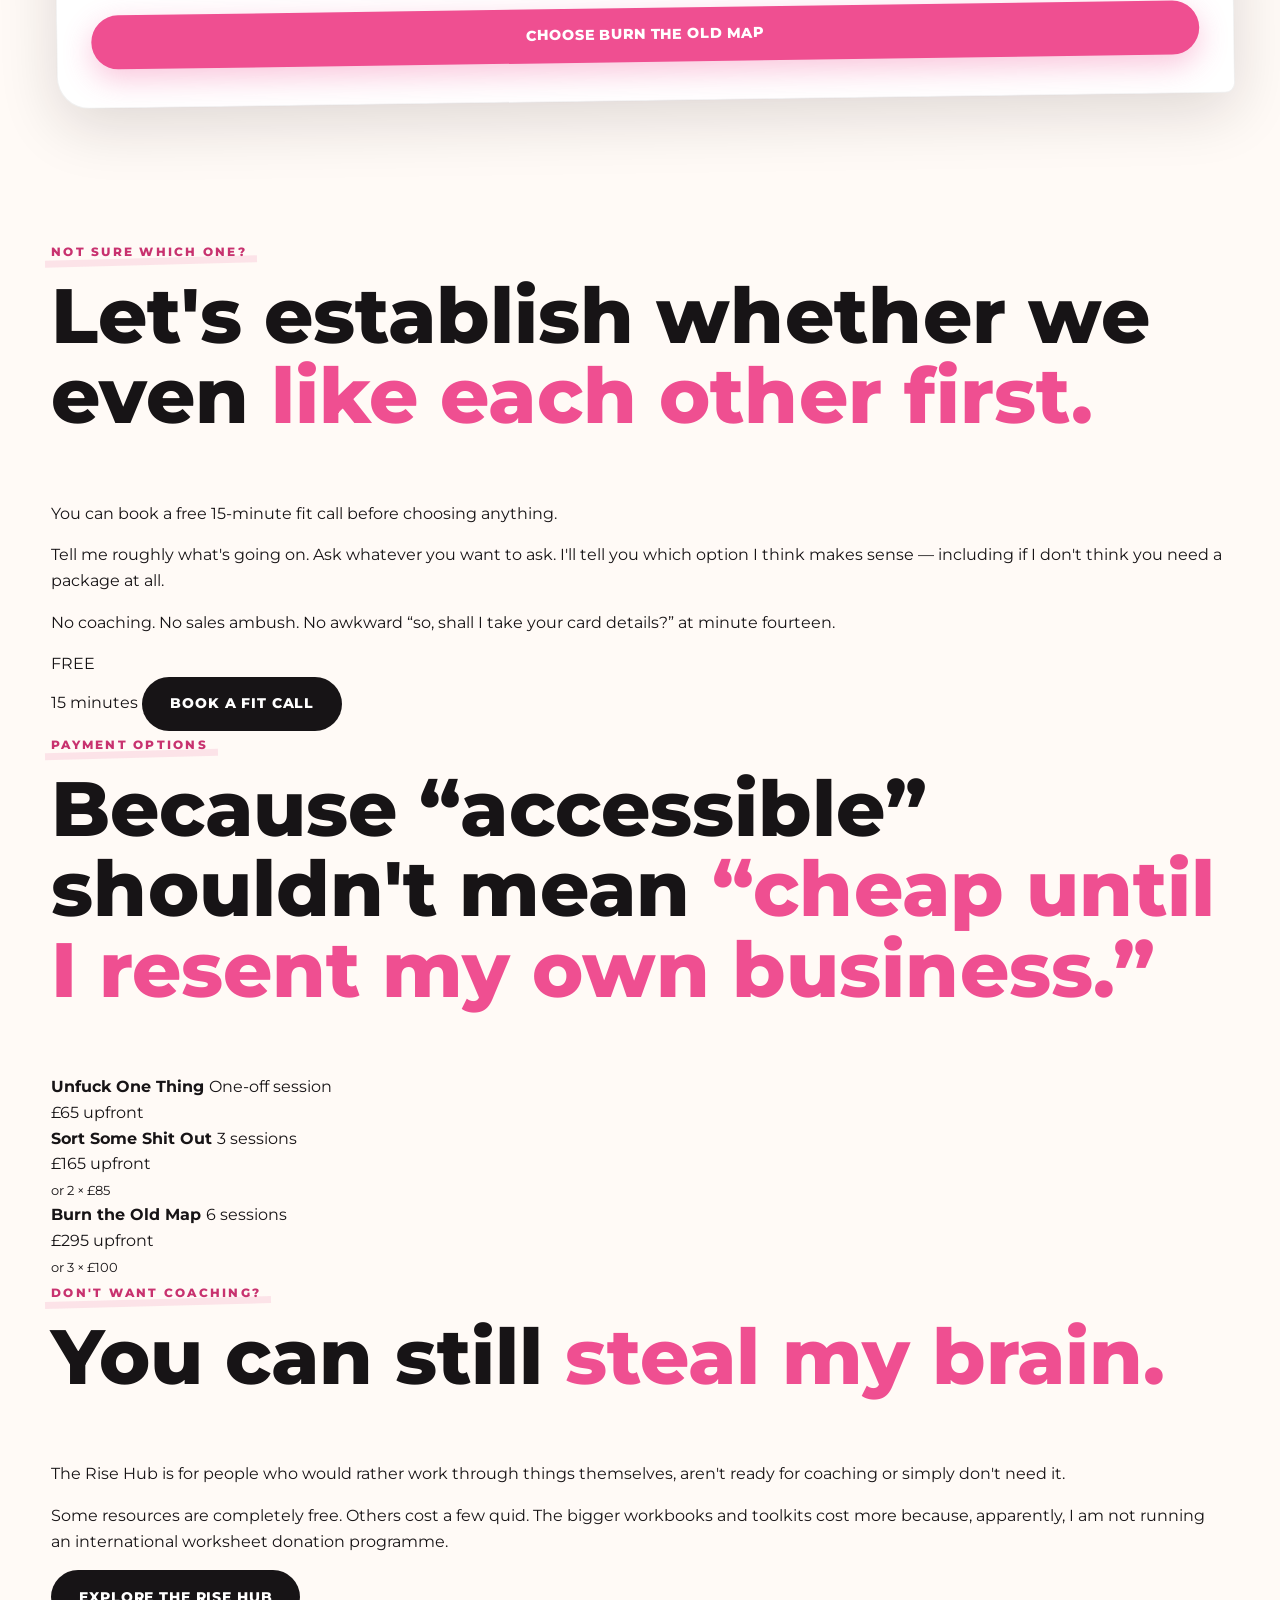
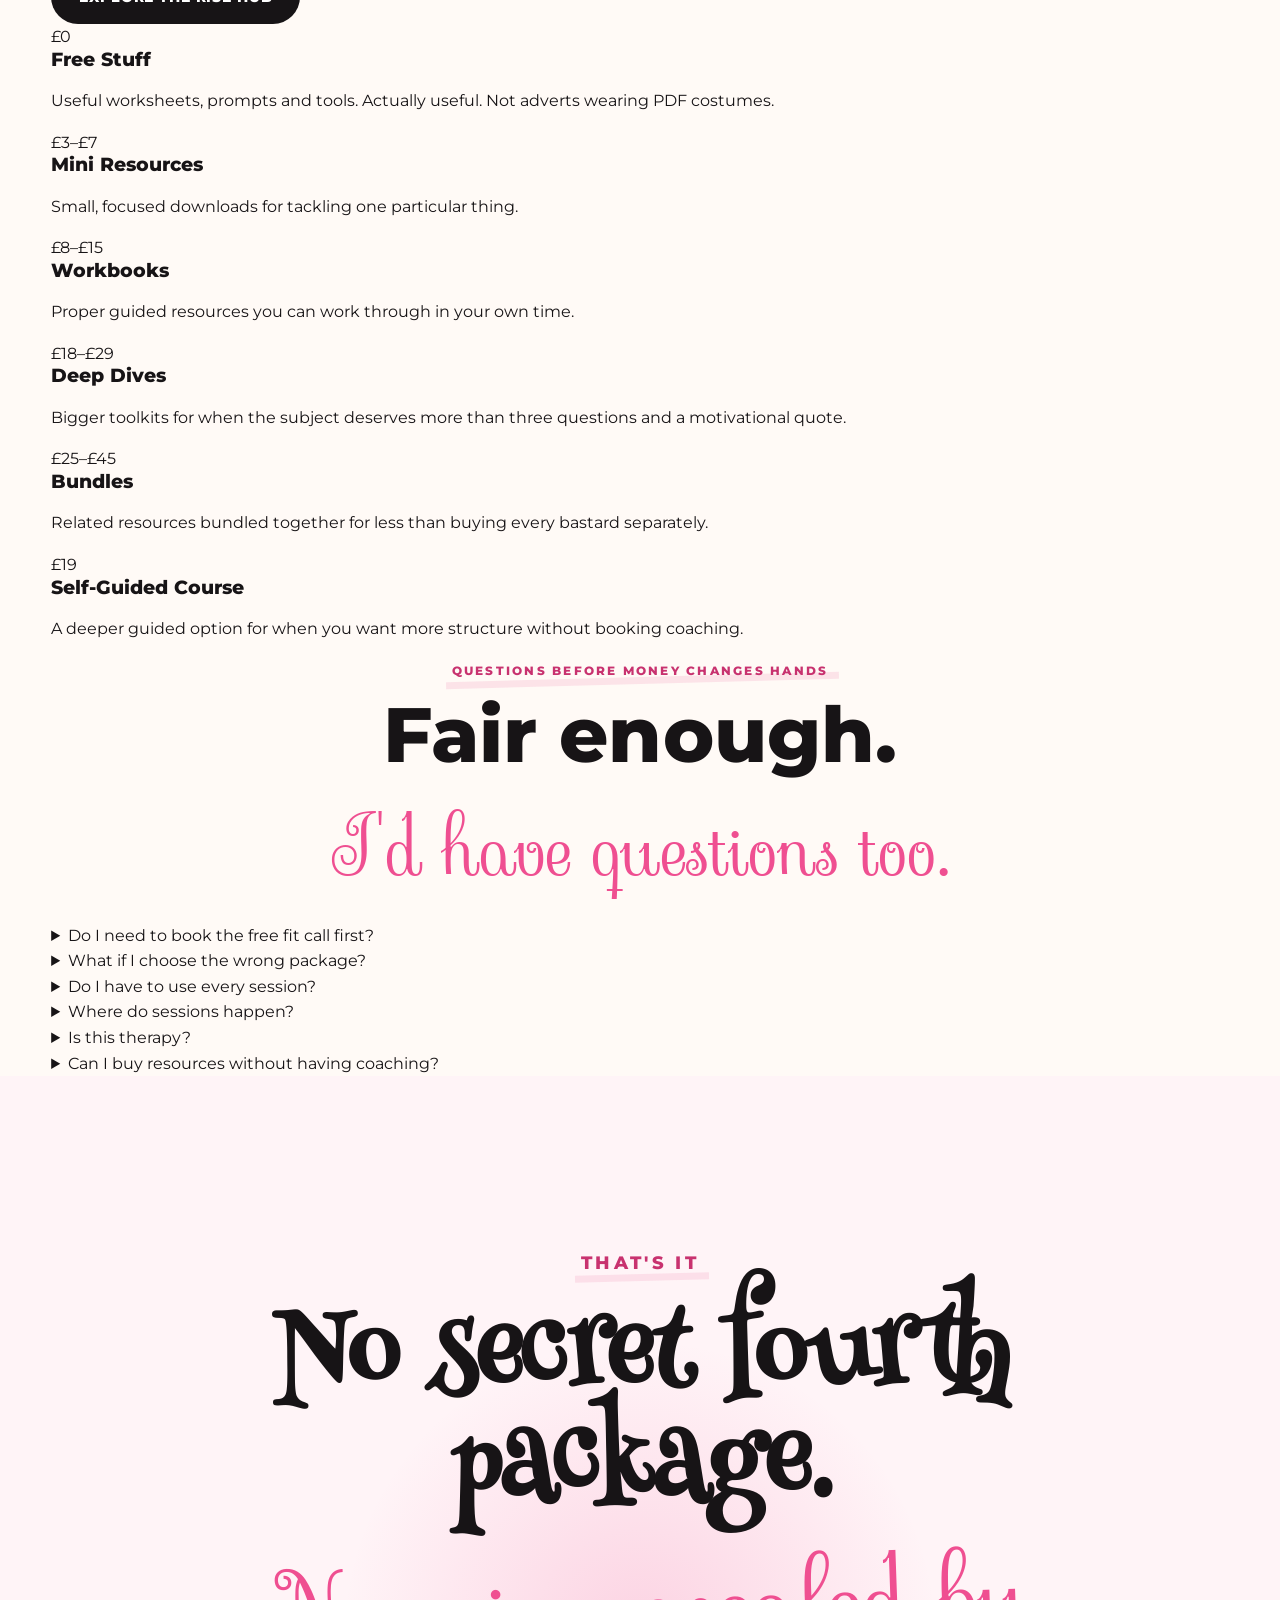
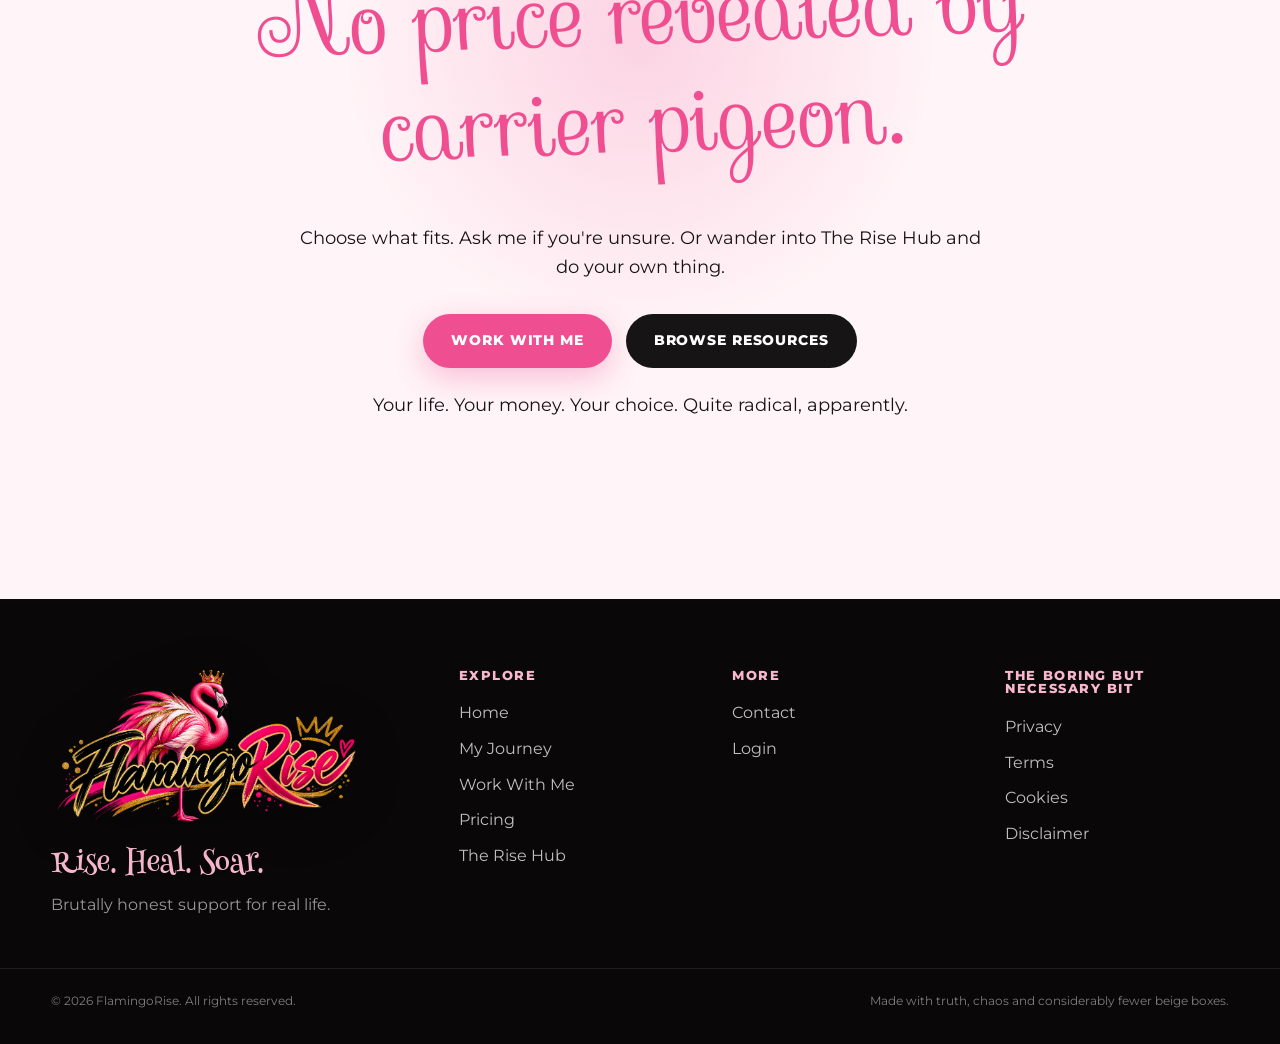
<file: pricing.html>
<!DOCTYPE html>
<html lang="en">

<head>
  <meta charset="UTF-8">
  <meta name="viewport" content="width=device-width, initial-scale=1.0">

  <title>Packages & Pricing | FlamingoRise</title>

  <meta
    name="description"
    content="Straightforward coaching prices without mystery packages, sales ambushes or signing your soul away. Choose the level of support that actually fits."
  >

  <link rel="stylesheet" href="style.css">
</head>

<body>

  <!-- =====================================================
       HEADER
       ===================================================== -->

  <header class="site-header">

    <div class="nav-container">

      <a href="index.html" class="brand">
        <img src="images/logo.webp" alt="FlamingoRise">
      </a>

      <button
        class="menu-toggle"
        aria-label="Open navigation menu"
        aria-expanded="false"
      >
        <span></span>
        <span></span>
        <span></span>
      </button>

      <nav class="main-nav">

        <a href="index.html">Home</a>
        <a href="about.html">My Journey</a>
        <a href="work-with-me.html">Work With Me</a>

        <a href="pricing.html" class="active-link">
          Pricing
        </a>

        <a href="resources.html">The Rise Hub</a>
       
        <a href="contact.html">Contact</a>

        <a href="login.html" class="nav-login">
          Login
        </a>

      </nav>

    </div>

  </header>


  <main>

    <!-- =====================================================
         PRICING HERO
         ===================================================== -->

    <section class="pricing-hero">

      <div class="section-shell pricing-hero-grid">

        <div class="pricing-hero-copy">

          <p class="eyebrow">
            Packages & pricing
          </p>

          <h1>
            No mystery pricing.
            <span>No “DM me to find out”.</span>
          </h1>

          <p class="pricing-hero-script">
            You have enough shit to figure out already.
          </p>

          <p>
            So here it is. What you get, what it costs and how much
            support you're actually signing up for.
          </p>

          <p>
            No sales funnel gymnastics. No surprise £2,000 programme
            appearing after a “free discovery call”. And absolutely no
            requirement to hand over your firstborn child.
          </p>

          <a href="#coaching-packages" class="button button-primary">
            Show me the options
          </a>

        </div>


        <div class="pricing-hero-chaos">

          <div class="pricing-scribble pricing-scribble-one">
            actual prices! →
          </div>

          <div class="pricing-scribble pricing-scribble-two">
            revolutionary 😂
          </div>

          <img
            src="images/rebel-circle.png"
            alt=""
            class="pricing-hero-circle"
          >

          <img
            src="images/logo-primary.png"
            alt="FlamingoRise"
            class="pricing-hero-logo"
          >

        </div>

      </div>

    </section>


    <!-- =====================================================
         QUICK EXPLANATION
         ===================================================== -->

    <section class="pricing-intro">

      <div class="section-shell narrow centered">

        <p class="eyebrow">
          First things first
        </p>

        <h2>
          You don't need the biggest package
          <span>just because it exists.</span>
        </h2>

        <p>
          Pick the amount of support that makes sense for the thing
          you're actually dealing with.
        </p>

        <p>
          If one conversation will do it, brilliant. If we need more
          room, there's more room. Bigger does not automatically mean
          better.
        </p>

        <p class="pricing-intro-note">
          Buy what you need. Not what makes my checkout page happiest.
        </p>

      </div>

    </section>


    <!-- =====================================================
         COACHING PACKAGES
         ===================================================== -->

    <section
      class="pricing-packages"
      id="coaching-packages"
    >

      <div class="section-shell">

        <div class="section-heading centered">

          <p class="eyebrow">
            1:1 coaching
          </p>

          <h2>
            Pick your
            <span>level of chaos.</span>
          </h2>

        </div>


        <div class="pricing-package-grid">

          <!-- ===============================================
               PACKAGE ONE
               =============================================== -->

          <article class="pricing-card pricing-card-one">

            <div class="pricing-card-top">

              <span class="pricing-type">
                One-off session
              </span>

              <h3>
                Unfuck One Thing
              </h3>

              <p class="pricing-tagline">
                One problem. One session. Let's sort the bastard.
              </p>

            </div>


            <div class="pricing-price">

              <span class="currency">£</span>
              <strong>65</strong>

            </div>


            <div class="pricing-best-for">

              <span>Good for:</span>

              <p>
                One particular problem, decision, situation or giant
                ball of mental spaghetti that needs untangling.
              </p>

            </div>


            <ul class="pricing-includes">

              <li>
                One 90-minute private online session
              </li>

              <li>
                Focused on the thing you actually came to sort out
              </li>

              <li>
                Written recap after the session
              </li>

              <li>
                Clear next steps where useful
              </li>

              <li>
                No ongoing commitment
              </li>

            </ul>


            <p class="pricing-card-note">
              Get in. Untangle it. Get out. Beautiful.
            </p>


            <a
              href="contact.html"
              class="button button-primary"
            >
              Book Unfuck One Thing
            </a>

          </article>


          <!-- ===============================================
               PACKAGE TWO
               =============================================== -->

          <article class="pricing-card pricing-card-featured">

            <div class="pricing-featured-label">
              Good place to start
            </div>


            <div class="pricing-card-top">

              <span class="pricing-type">
                Short support
              </span>

              <h3>
                Sort Some Shit Out
              </h3>

              <p class="pricing-tagline">
                Because sometimes one conversation isn't going to cut it.
              </p>

            </div>


            <div class="pricing-price">

              <span class="currency">£</span>
              <strong>165</strong>

            </div>


            <div class="pricing-payment-option">

              <span>
                Or 2 payments of £85
              </span>

              <small>
                £170 total
              </small>

            </div>


            <div class="pricing-best-for">

              <span>Good for:</span>

              <p>
                When there's a bit more going on and we need enough time
                to untangle it, try something, come back and see what
                actually happened.
              </p>

            </div>


            <ul class="pricing-includes">

              <li>
                3 × 60-minute private online sessions
              </li>

              <li>
                Sessions used within 6 weeks
              </li>

              <li>
                Relevant Rise Hub resources included
              </li>

              <li>
                Space to review what's working and what isn't
              </li>

              <li>
                We change the plan if the plan turns out to be shit
              </li>

            </ul>


            <p class="pricing-card-note">
              Enough room to actually get underneath the problem.
            </p>


            <a
              href="contact.html"
              class="button button-primary"
            >
              Choose Sort Some Shit Out
            </a>

          </article>


          <!-- ===============================================
               PACKAGE THREE
               =============================================== -->

          <article class="pricing-card pricing-card-three">

            <div class="pricing-card-top">

              <span class="pricing-type">
                Deeper support
              </span>

              <h3>
                Burn the Old Map
              </h3>

              <p class="pricing-tagline">
                You're not tweaking the plan. You're making a new one.
              </p>

            </div>


            <div class="pricing-price">

              <span class="currency">£</span>
              <strong>295</strong>

            </div>


            <div class="pricing-payment-option">

              <span>
                Or 3 payments of £100
              </span>

              <small>
                £300 total
              </small>

            </div>


            <div class="pricing-best-for">

              <span>Good for:</span>

              <p>
                Bigger change. Rebuilding. Changing direction.
                Starting again. Or realising the life you built doesn't
                bloody fit you anymore.
              </p>

            </div>


            <ul class="pricing-includes">

              <li>
                6 × 60-minute private online sessions
              </li>

              <li>
                Sessions used within 12 weeks
              </li>

              <li>
                FlamingoRise resource bundle
              </li>

              <li>
                Relevant exercises and workbooks
              </li>

              <li>
                Light between-session check-ins
              </li>

              <li>
                Space to rethink the plan as things change
              </li>

            </ul>


            <p class="pricing-card-note">
              This is the one where we bring snacks and go in.
            </p>


            <a
              href="contact.html"
              class="button button-primary"
            >
              Choose Burn the Old Map
            </a>

          </article>

        </div>

      </div>

    </section>


    <!-- =====================================================
         FIT CALL
         ===================================================== -->

    <section class="pricing-fit-call">

      <div class="section-shell pricing-fit-grid">

        <div class="pricing-fit-copy">

          <p class="eyebrow">
            Not sure which one?
          </p>

          <h2>
            Let's establish whether we even
            <span>like each other first.</span>
          </h2>

          <p>
            You can book a free 15-minute fit call before choosing
            anything.
          </p>

          <p>
            Tell me roughly what's going on. Ask whatever you want to
            ask. I'll tell you which option I think makes sense —
            including if I don't think you need a package at all.
          </p>

          <p class="pricing-fit-warning">
            No coaching. No sales ambush. No awkward “so, shall I take
            your card details?” at minute fourteen.
          </p>

        </div>


        <div class="pricing-fit-action">

          <div class="pricing-free">
            FREE
          </div>

          <span>
            15 minutes
          </span>

          <a
            href="contact.html"
            class="button button-dark"
          >
            Book a fit call
          </a>

        </div>

      </div>

    </section>


    <!-- =====================================================
         PAYMENT PLANS
         ===================================================== -->

    <section class="pricing-payments">

      <div class="section-shell pricing-payments-grid">

        <div>

          <p class="eyebrow">
            Payment options
          </p>

          <h2>
            Because “accessible” shouldn't mean
            <span>“cheap until I resent my own business.”</span>
          </h2>

        </div>


        <div class="pricing-payment-list">

          <div class="pricing-payment-row">

            <div>
              <strong>
                Unfuck One Thing
              </strong>

              <span>
                One-off session
              </span>
            </div>

            <div>
              £65 upfront
            </div>

          </div>


          <div class="pricing-payment-row">

            <div>
              <strong>
                Sort Some Shit Out
              </strong>

              <span>
                3 sessions
              </span>
            </div>

            <div>
              £165 upfront<br>
              <small>or 2 × £85</small>
            </div>

          </div>


          <div class="pricing-payment-row">

            <div>
              <strong>
                Burn the Old Map
              </strong>

              <span>
                6 sessions
              </span>
            </div>

            <div>
              £295 upfront<br>
              <small>or 3 × £100</small>
            </div>

          </div>

        </div>

      </div>

    </section>


    <!-- =====================================================
         RISE HUB
         ===================================================== -->

    <section class="pricing-resources">

      <div class="section-shell pricing-resources-grid">

        <div class="pricing-resources-copy">

          <p class="eyebrow">
            Don't want coaching?
          </p>

          <h2>
            You can still
            <span>steal my brain.</span>
          </h2>

          <p>
            The Rise Hub is for people who would rather work through
            things themselves, aren't ready for coaching or simply
            don't need it.
          </p>

          <p>
            Some resources are completely free. Others cost a few quid.
            The bigger workbooks and toolkits cost more because,
            apparently, I am not running an international worksheet
            donation programme.
          </p>

          <a
            href="resources.html"
            class="button button-dark"
          >
            Explore The Rise Hub
          </a>

        </div>


        <div class="pricing-resource-levels">

          <article>

            <span>
              £0
            </span>

            <h3>
              Free Stuff
            </h3>

            <p>
              Useful worksheets, prompts and tools.
              Actually useful. Not adverts wearing PDF costumes.
            </p>

          </article>


          <article>

            <span>
              £3–£7
            </span>

            <h3>
              Mini Resources
            </h3>

            <p>
              Small, focused downloads for tackling one particular thing.
            </p>

          </article>


          <article>

            <span>
              £8–£15
            </span>

            <h3>
              Workbooks
            </h3>

            <p>
              Proper guided resources you can work through in your own
              time.
            </p>

          </article>


          <article>

            <span>
              £18–£29
            </span>

            <h3>
              Deep Dives
            </h3>

            <p>
              Bigger toolkits for when the subject deserves more than
              three questions and a motivational quote.
            </p>

          </article>


          <article>

            <span>
              £25–£45
            </span>

            <h3>
              Bundles
            </h3>

            <p>
              Related resources bundled together for less than buying
              every bastard separately.
            </p>

          </article>


         <article>

  <span>
    £19
  </span>

  <h3>
    Self-Guided Course
  </h3>

  <p>
    A deeper guided option for when you want more structure
    without booking coaching.
  </p>

</article>

      </div>

    </section>


    <!-- =====================================================
         FAQ
         ===================================================== -->

    <section class="pricing-faq">

      <div class="section-shell">

        <div class="section-heading centered">

          <p class="eyebrow">
            Questions before money changes hands
          </p>

          <h2>
            Fair enough.
            <span>I'd have questions too.</span>
          </h2>

        </div>


        <div class="pricing-faq-list">


          <details class="pricing-faq-item">

            <summary>
              Do I need to book the free fit call first?
            </summary>

            <p>
              Nope. It's there if you want it. If you already know which
              option you want, you don't need to spend fifteen minutes
              proving it to me.
            </p>

          </details>


          <details class="pricing-faq-item">

            <summary>
              What if I choose the wrong package?
            </summary>

            <p>
              We'll sort it out. If it becomes obvious you need something
              different, we're allowed to change the plan rather than
              stubbornly continuing because a webpage once said so.
            </p>

          </details>


          <details class="pricing-faq-item">

            <summary>
              Do I have to use every session?
            </summary>

            <p>
              The packages have a time window so they don't drift into
              eternity, but we're not filling sessions with nonsense just
              for the sake of ticking boxes.
            </p>

          </details>


          <details class="pricing-faq-item">

            <summary>
              Where do sessions happen?
            </summary>

            <p>
              Sessions are online, so you can join from wherever you're
              comfortable without travelling across the country to sit
              opposite me in an aggressively neutral office.
            </p>

          </details>


          <details class="pricing-faq-item">

            <summary>
              Is this therapy?
            </summary>

            <p>
              No. FlamingoRise coaching is not therapy, counselling,
              medical care or crisis support. It's practical,
              conversation-based coaching focused on where you are,
              what isn't working and what you want to do next.
            </p>

          </details>


          <details class="pricing-faq-item">

            <summary>
              Can I buy resources without having coaching?
            </summary>

            <p>
              Absolutely. That's the whole point of The Rise Hub.
              Coaching isn't the compulsory entrance fee to getting
              something useful from FlamingoRise.
            </p>

          </details>

        </div>

      </div>

    </section>


    <!-- =====================================================
         FINAL CTA
         ===================================================== -->

    <section class="pricing-final">

      <div class="section-shell narrow centered">

        <p class="eyebrow">
          That's it
        </p>

        <h2>
          No secret fourth package.
          <span>No price revealed by carrier pigeon.</span>
        </h2>

        <p>
          Choose what fits. Ask me if you're unsure.
          Or wander into The Rise Hub and do your own thing.
        </p>

        <div class="final-actions">

          <a
            href="contact.html"
            class="button button-primary"
          >
            Work with me
          </a>

          <a
            href="resources.html"
            class="button button-dark"
          >
            Browse resources
          </a>

        </div>

        <p class="pricing-final-note">
          Your life. Your money. Your choice. Quite radical, apparently.
        </p>

      </div>

    </section>

  </main>


  <!-- =====================================================
       FOOTER
       ===================================================== -->

  <footer class="site-footer">

    <div class="section-shell footer-grid">

      <div class="footer-brand">

        <img
          src="images/logo-primary.png"
          alt="FlamingoRise"
        >

        <p>
          Rise. Heal. Soar.
        </p>

        <span>
          Brutally honest support for real life.
        </span>

      </div>


      <div class="footer-column">

        <h3>
          Explore
        </h3>

        <a href="index.html">
          Home
        </a>

        <a href="about.html">
          My Journey
        </a>

        <a href="work-with-me.html">
          Work With Me
        </a>

        <a href="pricing.html">
          Pricing
        </a>

        <a href="resources.html">
          The Rise Hub
        </a>

      </div>


      <div class="footer-column">

        <h3>
          More
        </h3>
  

        <a href="contact.html">
          Contact
        </a>

        <a href="login.html">
          Login
        </a>

      </div>


     <div class="footer-column">

  <h3>The boring but necessary bit</h3>

  <a href="privacy.html">Privacy</a>
  <a href="terms.html">Terms</a>
  <a href="cookies.html">Cookies</a>
  <a href="disclaimer.html">Disclaimer</a>

</div>
    </div>


    <div class="footer-bottom">

      <p>
        © <span id="year"></span> FlamingoRise.
        All rights reserved.
      </p>

      <p>
        Made with truth, chaos and considerably fewer beige boxes.
      </p>

    </div>

  </footer>


  <script src="script.js"></script>

</body>

</html>
</file>
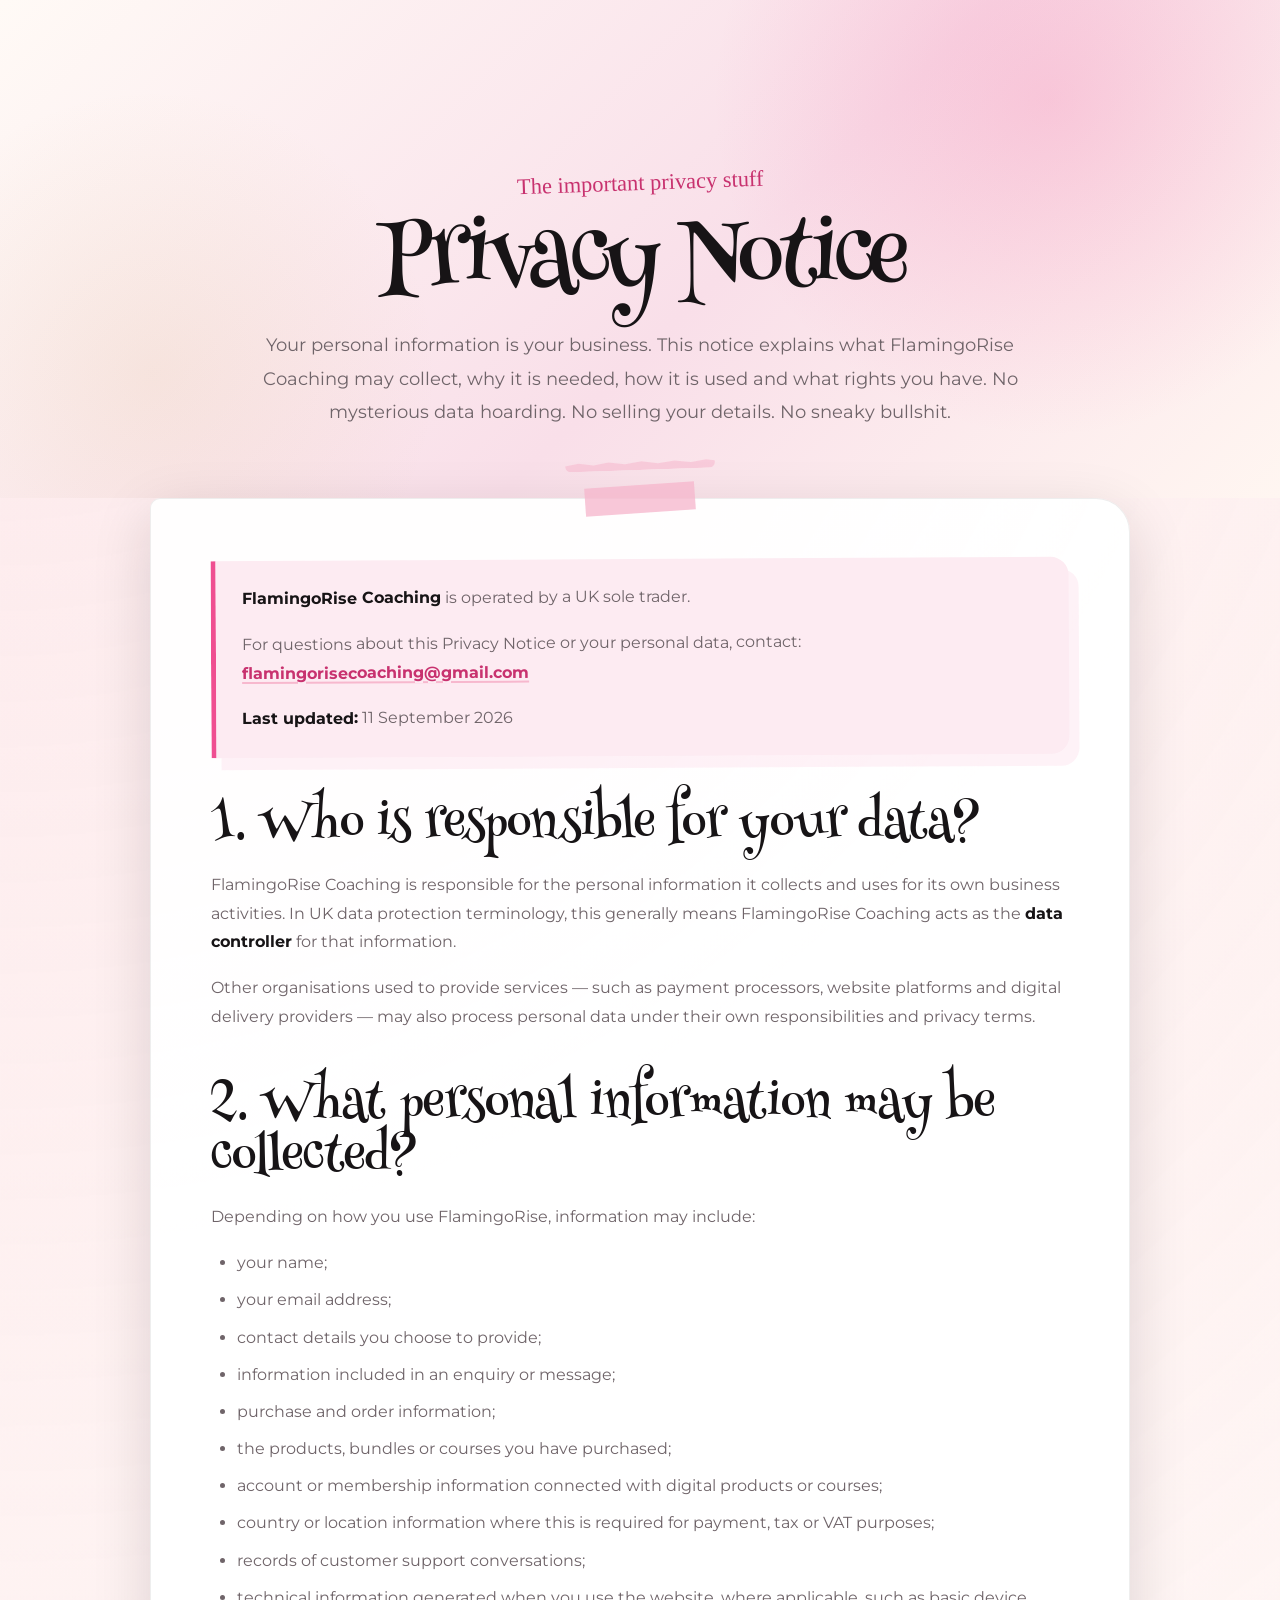
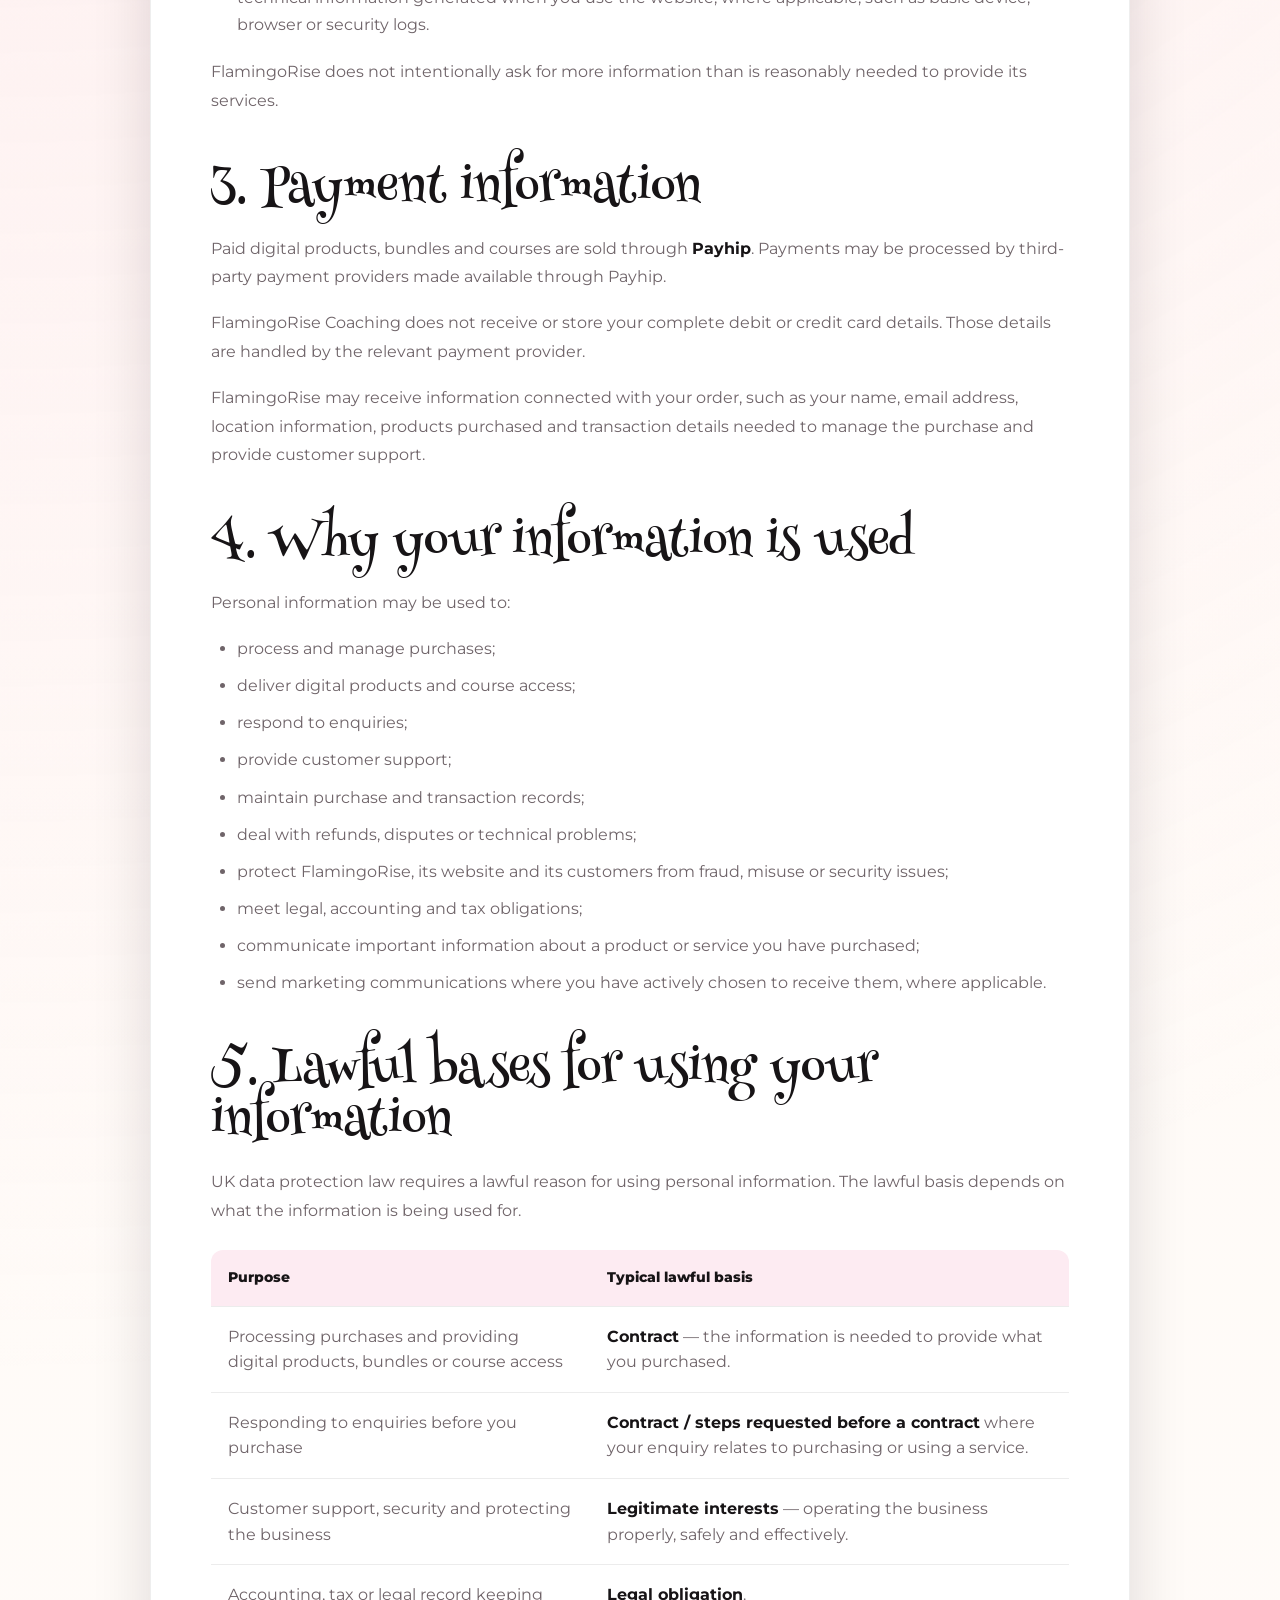
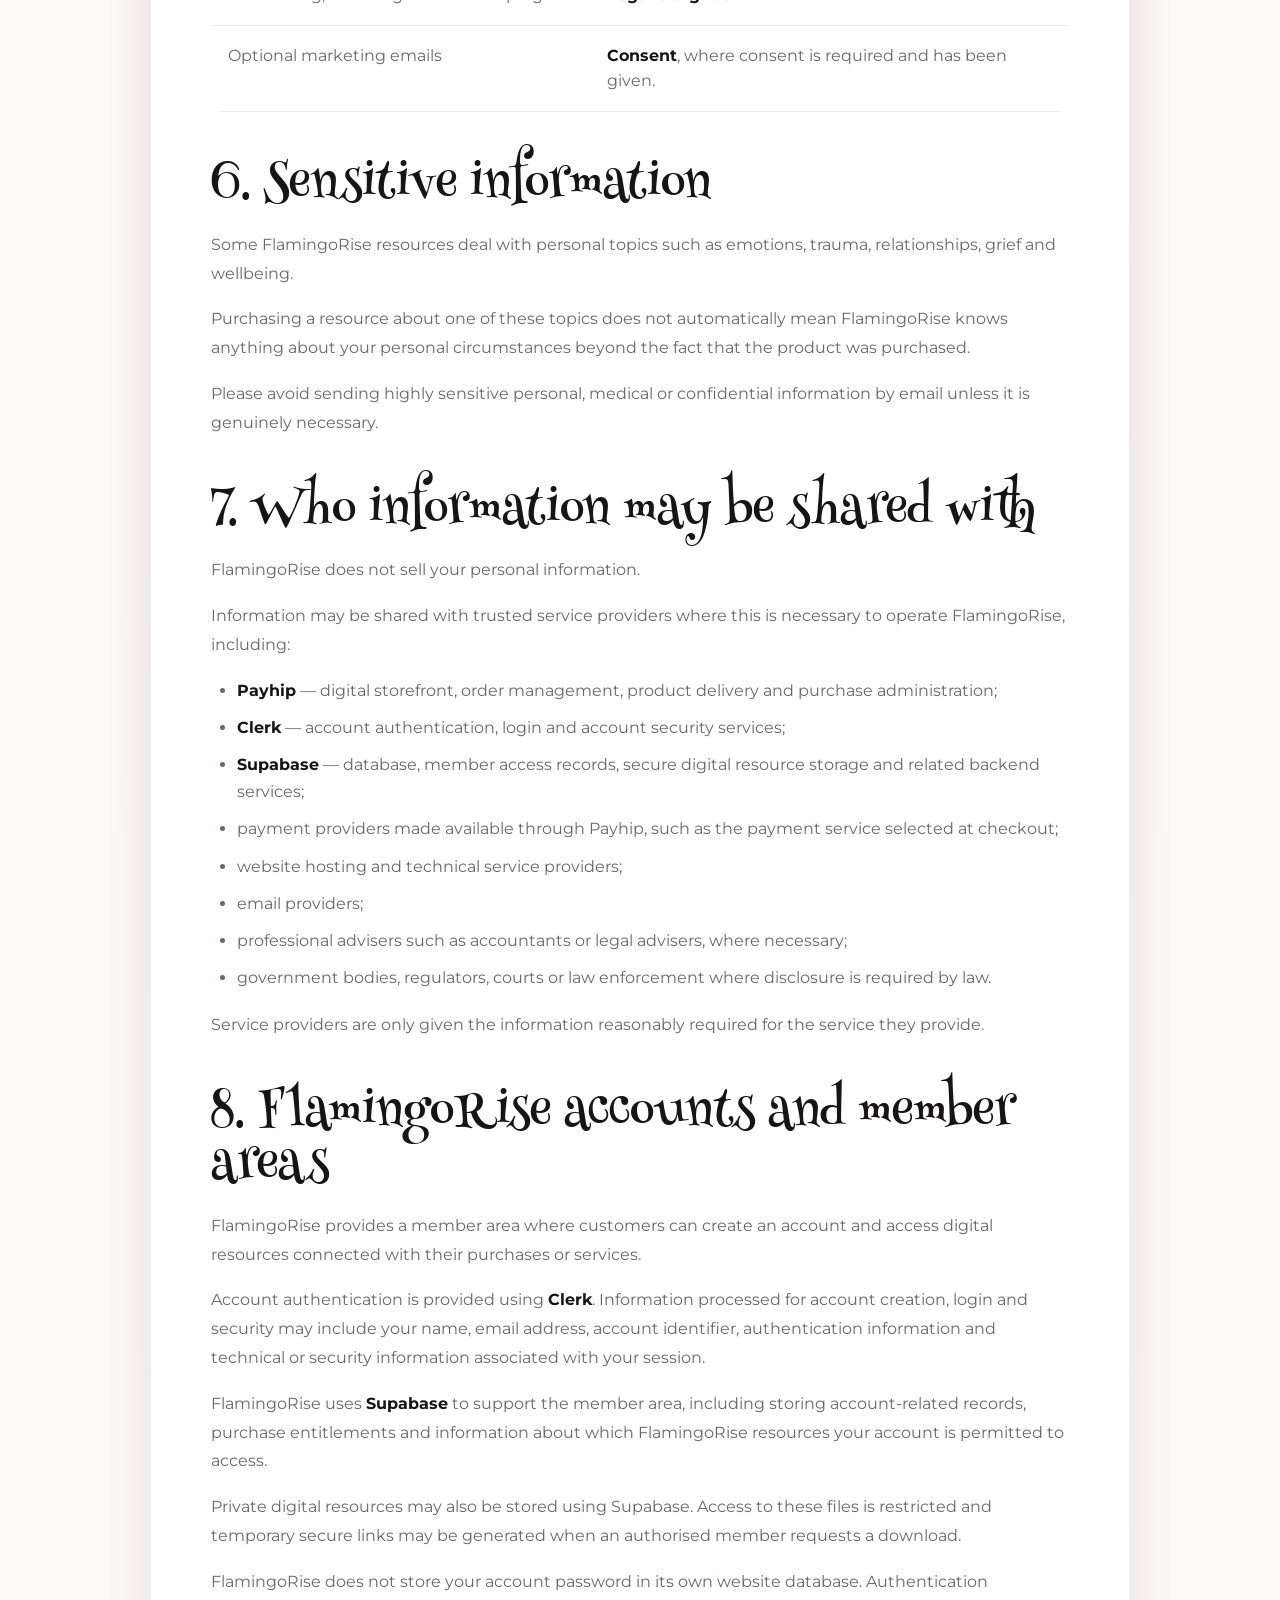
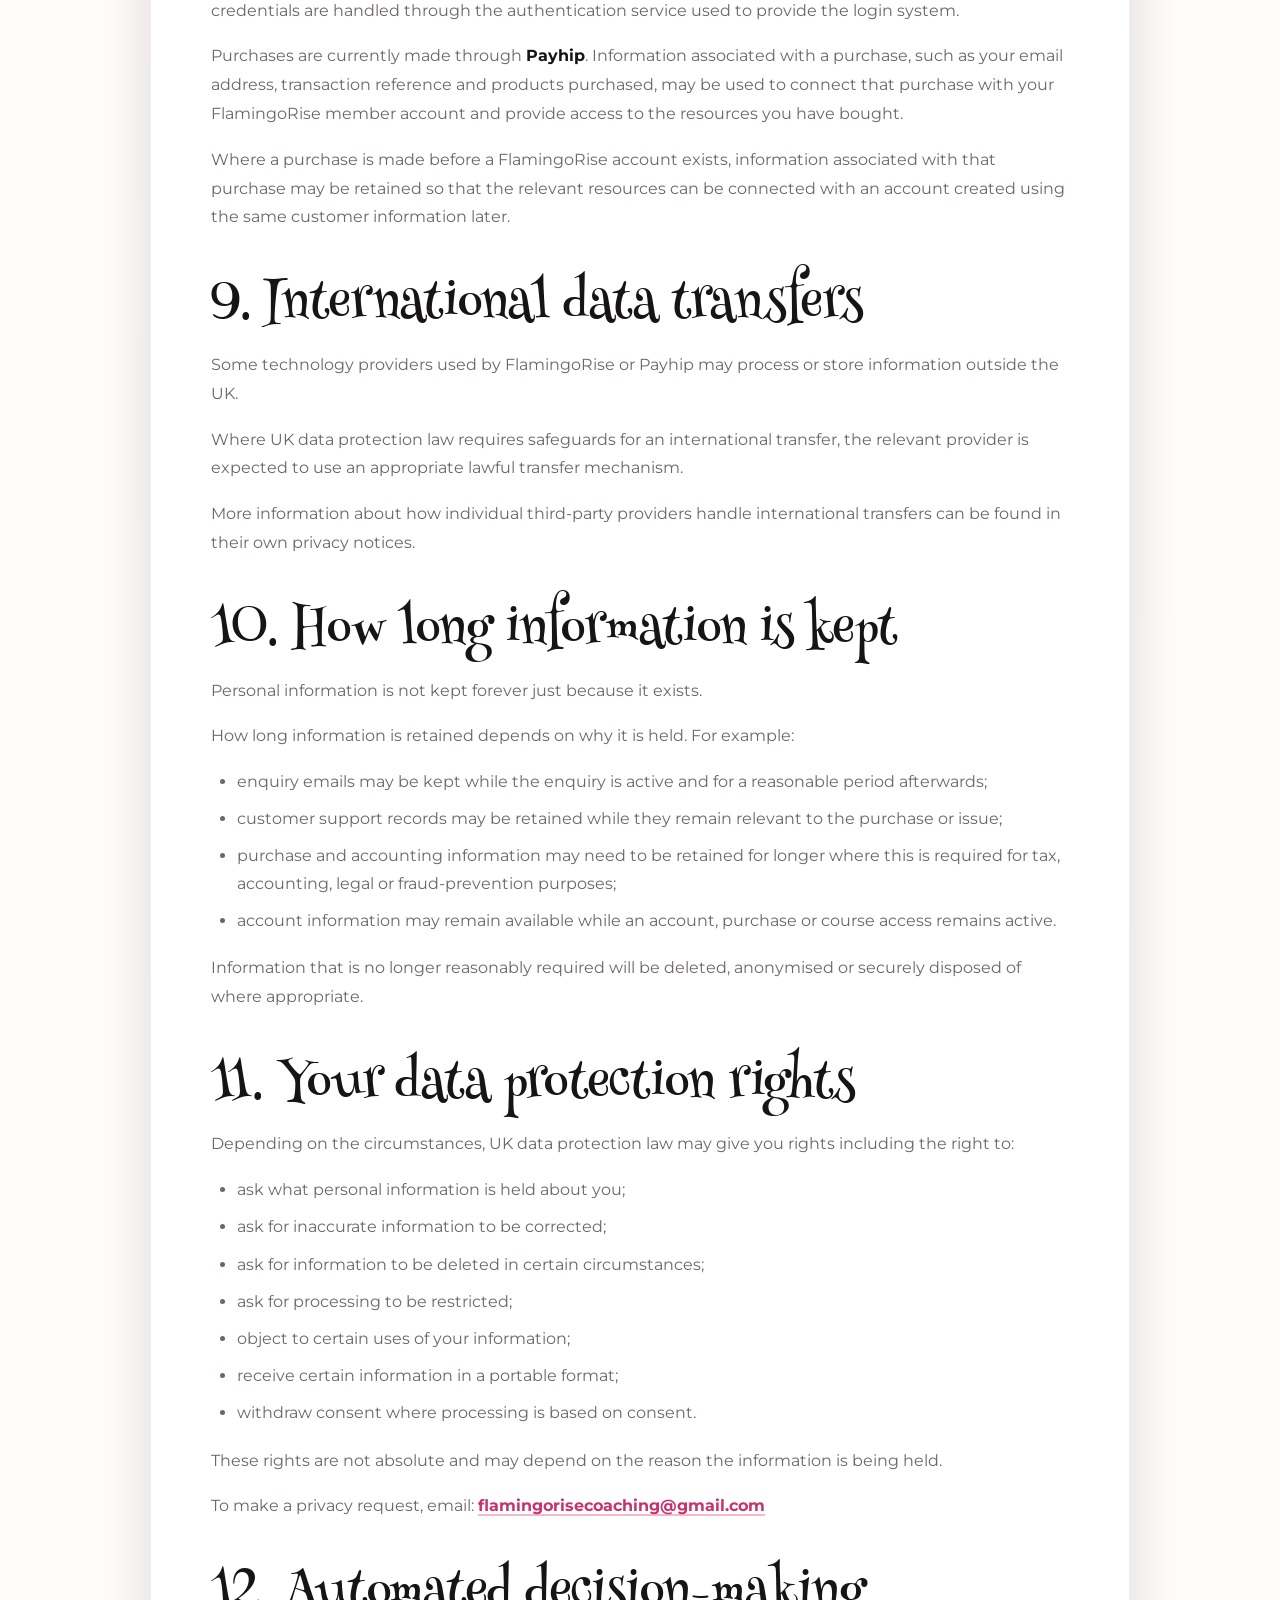
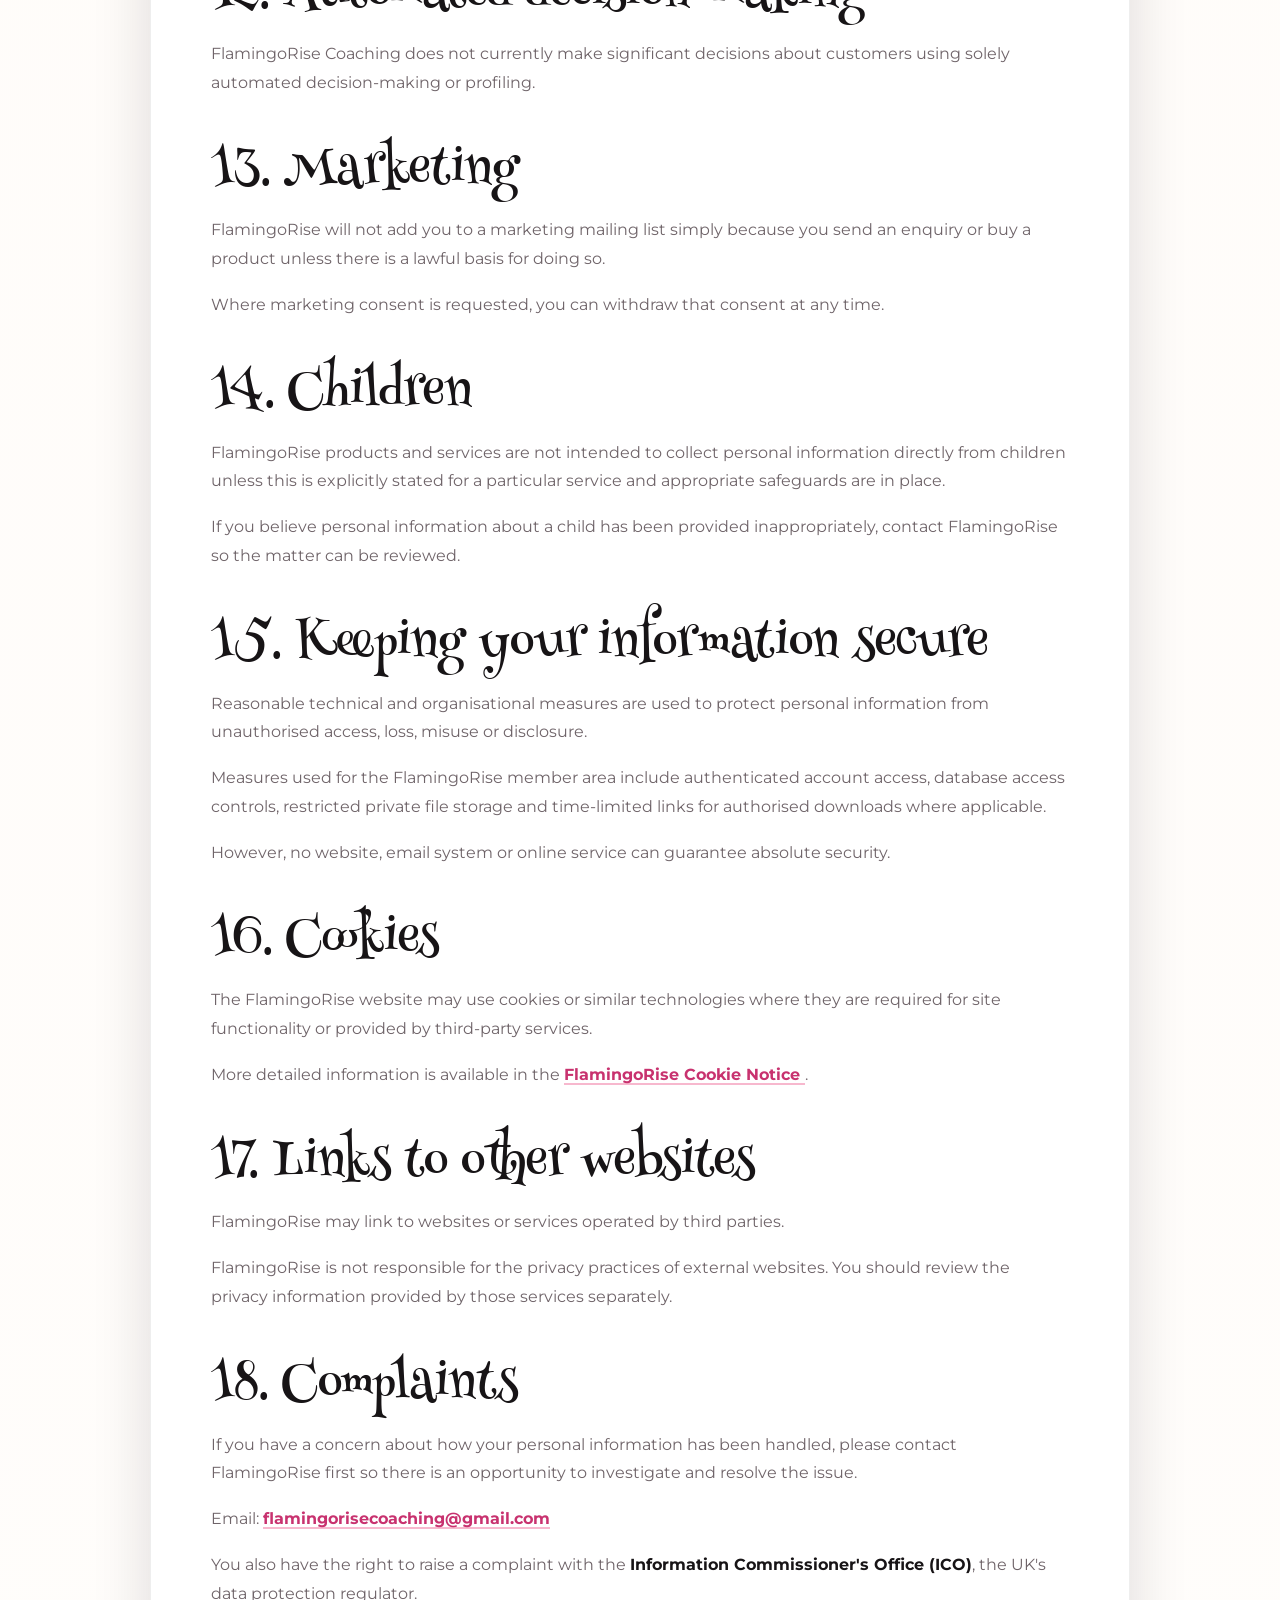
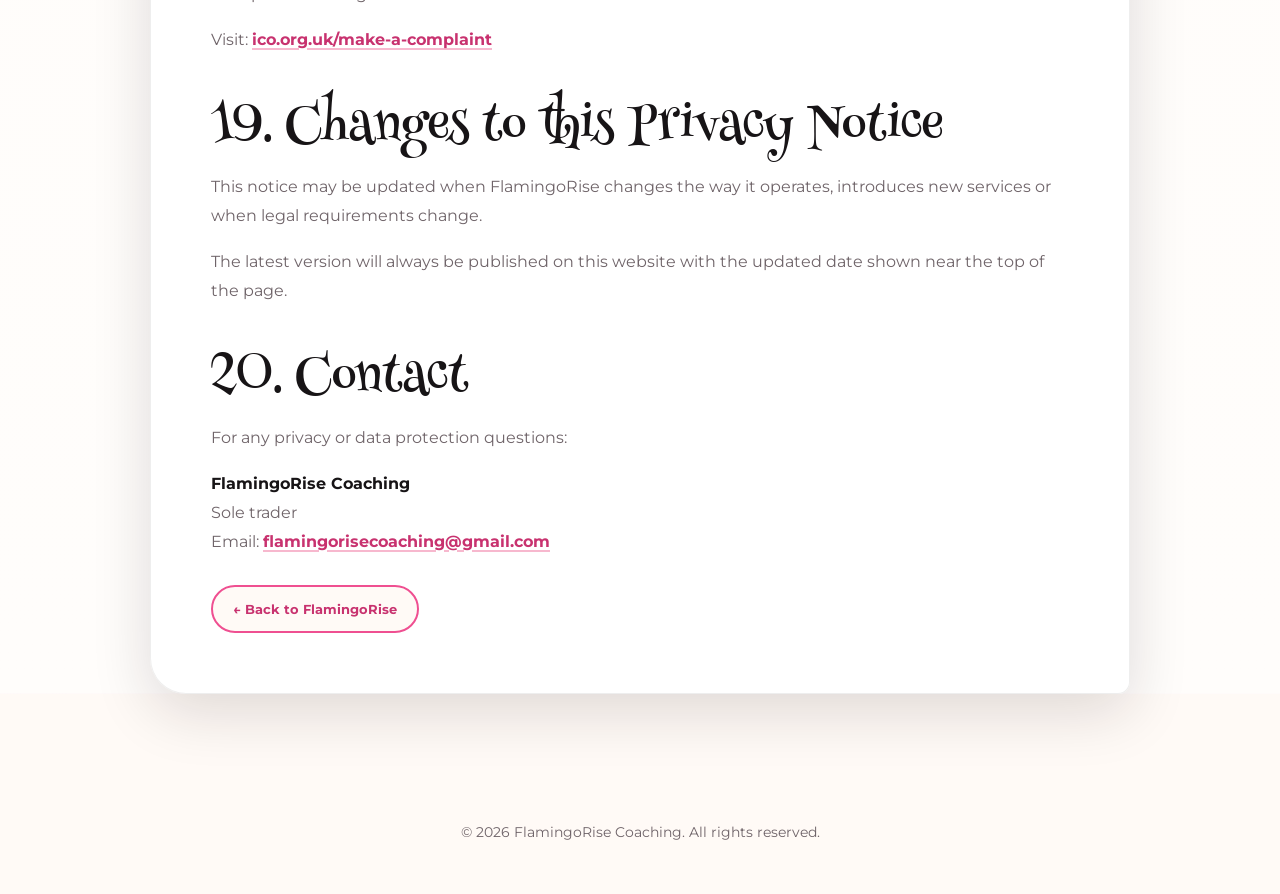
<file: privacy.html>
<!DOCTYPE html>
<html lang="en">
<head>
  <meta charset="UTF-8" />

  <meta
    name="viewport"
    content="width=device-width, initial-scale=1.0"
  />

  <title>Privacy Notice | FlamingoRise Coaching</title>

  <meta
    name="description"
    content="Privacy Notice for FlamingoRise Coaching."
  />

  <link rel="preconnect" href="https://fonts.googleapis.com">
  <link rel="preconnect" href="https://fonts.gstatic.com" crossorigin>

  <link
    href="https://fonts.googleapis.com/css2?family=Crafty+Girls&family=Henny+Penny&family=Montserrat:wght@400;500;600;700&display=swap"
    rel="stylesheet"
  />

 <link rel="stylesheet" href="style.css">
  
</head>

<body>

  <main class="legal-page">

    <header class="legal-hero">

      <div class="legal-hero-inner">

        <span class="eyebrow">
          The important privacy stuff
        </span>

        <h1>
          Privacy Notice
        </h1>

        <p class="intro">

          Your personal information is your business.

          This notice explains what FlamingoRise Coaching may collect,
          why it is needed, how it is used and what rights you have.

          No mysterious data hoarding. No selling your details.
          No sneaky bullshit.

        </p>

      </div>

    </header>


    <article class="legal-content">


      <div class="notice-box">

        <p>
          <strong>FlamingoRise Coaching</strong> is operated by a UK sole trader.
        </p>

        <p>
          For questions about this Privacy Notice or your personal data,
          contact:
          <a href="mailto:flamingorisecoaching@gmail.com">
            flamingorisecoaching@gmail.com
          </a>
        </p>

        <p>
          <strong>Last updated:</strong> 11 September 2026
        </p>

      </div>


      <section>

        <h2>
          1. Who is responsible for your data?
        </h2>

        <p>

          FlamingoRise Coaching is responsible for the personal information
          it collects and uses for its own business activities.

          In UK data protection terminology, this generally means
          FlamingoRise Coaching acts as the
          <strong>data controller</strong>
          for that information.

        </p>

        <p>

          Other organisations used to provide services —
          such as payment processors, website platforms and digital delivery
          providers — may also process personal data under their own
          responsibilities and privacy terms.

        </p>

      </section>


      <section>

        <h2>
          2. What personal information may be collected?
        </h2>

        <p>
          Depending on how you use FlamingoRise, information may include:
        </p>

        <ul>

          <li>
            your name;
          </li>

          <li>
            your email address;
          </li>

          <li>
            contact details you choose to provide;
          </li>

          <li>
            information included in an enquiry or message;
          </li>

          <li>
            purchase and order information;
          </li>

          <li>
            the products, bundles or courses you have purchased;
          </li>

          <li>
            account or membership information connected with digital
            products or courses;
          </li>

          <li>
            country or location information where this is required for
            payment, tax or VAT purposes;
          </li>

          <li>
            records of customer support conversations;
          </li>

          <li>
            technical information generated when you use the website,
            where applicable, such as basic device, browser or security logs.
          </li>

        </ul>

        <p>

          FlamingoRise does not intentionally ask for more information
          than is reasonably needed to provide its services.

        </p>

      </section>


      <section>

        <h2>
          3. Payment information
        </h2>

        <p>

          Paid digital products, bundles and courses are sold through
          <strong>Payhip</strong>.

          Payments may be processed by third-party payment providers
          made available through Payhip.

        </p>

        <p>

          FlamingoRise Coaching does not receive or store your complete
          debit or credit card details.

          Those details are handled by the relevant payment provider.

        </p>

        <p>

          FlamingoRise may receive information connected with your order,
          such as your name, email address, location information,
          products purchased and transaction details needed to manage
          the purchase and provide customer support.

        </p>

      </section>


      <section>

        <h2>
          4. Why your information is used
        </h2>

        <p>
          Personal information may be used to:
        </p>

        <ul>

          <li>
            process and manage purchases;
          </li>

          <li>
            deliver digital products and course access;
          </li>

          <li>
            respond to enquiries;
          </li>

          <li>
            provide customer support;
          </li>

          <li>
            maintain purchase and transaction records;
          </li>

          <li>
            deal with refunds, disputes or technical problems;
          </li>

          <li>
            protect FlamingoRise, its website and its customers from
            fraud, misuse or security issues;
          </li>

          <li>
            meet legal, accounting and tax obligations;
          </li>

          <li>
            communicate important information about a product or service
            you have purchased;
          </li>

          <li>
            send marketing communications where you have actively chosen
            to receive them, where applicable.
          </li>

        </ul>

      </section>


      <section>

        <h2>
          5. Lawful bases for using your information
        </h2>

        <p>

          UK data protection law requires a lawful reason for using
          personal information.

          The lawful basis depends on what the information is being used for.

        </p>


        <div class="table-wrap">

          <table>

            <thead>

              <tr>
                <th>Purpose</th>
                <th>Typical lawful basis</th>
              </tr>

            </thead>

            <tbody>

              <tr>

                <td>
                  Processing purchases and providing digital products,
                  bundles or course access
                </td>

                <td>
                  <strong>Contract</strong> —
                  the information is needed to provide what you purchased.
                </td>

              </tr>


              <tr>

                <td>
                  Responding to enquiries before you purchase
                </td>

                <td>
                  <strong>Contract / steps requested before a contract</strong>
                  where your enquiry relates to purchasing or using a service.
                </td>

              </tr>


              <tr>

                <td>
                  Customer support, security and protecting the business
                </td>

                <td>
                  <strong>Legitimate interests</strong> —
                  operating the business properly, safely and effectively.
                </td>

              </tr>


              <tr>

                <td>
                  Accounting, tax or legal record keeping
                </td>

                <td>
                  <strong>Legal obligation</strong>.
                </td>

              </tr>


              <tr>

                <td>
                  Optional marketing emails
                </td>

                <td>
                  <strong>Consent</strong>,
                  where consent is required and has been given.
                </td>

              </tr>

            </tbody>

          </table>

        </div>

      </section>


      <section>

        <h2>
          6. Sensitive information
        </h2>

        <p>

          Some FlamingoRise resources deal with personal topics such as
          emotions, trauma, relationships, grief and wellbeing.

        </p>

        <p>

          Purchasing a resource about one of these topics does not
          automatically mean FlamingoRise knows anything about your
          personal circumstances beyond the fact that the product was purchased.

        </p>

        <p>

          Please avoid sending highly sensitive personal, medical or
          confidential information by email unless it is genuinely necessary.

        </p>

      </section>


      <section>

        <h2>
          7. Who information may be shared with
        </h2>

        <p>

          FlamingoRise does not sell your personal information.

        </p>

        <p>

          Information may be shared with trusted service providers where
          this is necessary to operate FlamingoRise, including:

        </p>

        <ul>

          <li>
  <strong>Payhip</strong> —
  digital storefront, order management, product delivery and
  purchase administration;
</li>

<li>
  <strong>Clerk</strong> —
  account authentication, login and account security services;
</li>

<li>
  <strong>Supabase</strong> —
  database, member access records, secure digital resource
  storage and related backend services;
</li>

<li>
  payment providers made available through Payhip,
  such as the payment service selected at checkout;
</li>

          <li>
            website hosting and technical service providers;
          </li>

          <li>
            email providers;
          </li>

          <li>
            professional advisers such as accountants or legal advisers,
            where necessary;
          </li>

          <li>
            government bodies, regulators, courts or law enforcement where
            disclosure is required by law.
          </li>

        </ul>

        <p>

          Service providers are only given the information reasonably
          required for the service they provide.

        </p>

      </section>


      <section>

  <h2>
    8. FlamingoRise accounts and member areas
  </h2>

  <p>
    FlamingoRise provides a member area where customers can
    create an account and access digital resources connected
    with their purchases or services.
  </p>

  <p>
    Account authentication is provided using
    <strong>Clerk</strong>. Information processed for account
    creation, login and security may include your name,
    email address, account identifier, authentication
    information and technical or security information
    associated with your session.
  </p>

  <p>
    FlamingoRise uses <strong>Supabase</strong> to support
    the member area, including storing account-related
    records, purchase entitlements and information about
    which FlamingoRise resources your account is permitted
    to access.
  </p>

  <p>
    Private digital resources may also be stored using
    Supabase. Access to these files is restricted and
    temporary secure links may be generated when an
    authorised member requests a download.
  </p>

  <p>
    FlamingoRise does not store your account password in
    its own website database. Authentication credentials
    are handled through the authentication service used
    to provide the login system.
  </p>

  <p>
    Purchases are currently made through
    <strong>Payhip</strong>. Information associated with a
    purchase, such as your email address, transaction
    reference and products purchased, may be used to connect
    that purchase with your FlamingoRise member account and
    provide access to the resources you have bought.
  </p>

  <p>
    Where a purchase is made before a FlamingoRise account
    exists, information associated with that purchase may
    be retained so that the relevant resources can be
    connected with an account created using the same
    customer information later.
  </p>

</section>

      <section>

        <h2>
          9. International data transfers
        </h2>

        <p>

          Some technology providers used by FlamingoRise or Payhip may
          process or store information outside the UK.

        </p>

        <p>

          Where UK data protection law requires safeguards for an
          international transfer, the relevant provider is expected to
          use an appropriate lawful transfer mechanism.

        </p>

        <p>

          More information about how individual third-party providers
          handle international transfers can be found in their own
          privacy notices.

        </p>

      </section>


      <section>

        <h2>
          10. How long information is kept
        </h2>

        <p>

          Personal information is not kept forever just because it exists.

        </p>

        <p>

          How long information is retained depends on why it is held.

          For example:

        </p>

        <ul>

          <li>
            enquiry emails may be kept while the enquiry is active and for
            a reasonable period afterwards;
          </li>

          <li>
            customer support records may be retained while they remain
            relevant to the purchase or issue;
          </li>

          <li>
            purchase and accounting information may need to be retained
            for longer where this is required for tax, accounting,
            legal or fraud-prevention purposes;
          </li>

          <li>
            account information may remain available while an account,
            purchase or course access remains active.
          </li>

        </ul>

        <p>

          Information that is no longer reasonably required will be deleted,
          anonymised or securely disposed of where appropriate.

        </p>

      </section>


      <section>

        <h2>
          11. Your data protection rights
        </h2>

        <p>

          Depending on the circumstances, UK data protection law may give
          you rights including the right to:

        </p>

        <ul>

          <li>
            ask what personal information is held about you;
          </li>

          <li>
            ask for inaccurate information to be corrected;
          </li>

          <li>
            ask for information to be deleted in certain circumstances;
          </li>

          <li>
            ask for processing to be restricted;
          </li>

          <li>
            object to certain uses of your information;
          </li>

          <li>
            receive certain information in a portable format;
          </li>

          <li>
            withdraw consent where processing is based on consent.
          </li>

        </ul>

        <p>

          These rights are not absolute and may depend on the reason the
          information is being held.

        </p>

        <p>

          To make a privacy request, email:

          <a href="mailto:flamingorisecoaching@gmail.com">
            flamingorisecoaching@gmail.com
          </a>

        </p>

      </section>


      <section>

        <h2>
          12. Automated decision-making
        </h2>

        <p>

          FlamingoRise Coaching does not currently make significant
          decisions about customers using solely automated decision-making
          or profiling.

        </p>

      </section>


      <section>

        <h2>
          13. Marketing
        </h2>

        <p>

          FlamingoRise will not add you to a marketing mailing list simply
          because you send an enquiry or buy a product unless there is a
          lawful basis for doing so.

        </p>

        <p>

          Where marketing consent is requested, you can withdraw that
          consent at any time.

        </p>

      </section>


      <section>

        <h2>
          14. Children
        </h2>

        <p>

          FlamingoRise products and services are not intended to collect
          personal information directly from children unless this is
          explicitly stated for a particular service and appropriate
          safeguards are in place.

        </p>

        <p>

          If you believe personal information about a child has been
          provided inappropriately, contact FlamingoRise so the matter
          can be reviewed.

        </p>

      </section>


      <section>

        <h2>
          15. Keeping your information secure
        </h2>

        <p>

          Reasonable technical and organisational measures are used to
          protect personal information from unauthorised access,
          loss, misuse or disclosure.

        </p>

        <p>
  Measures used for the FlamingoRise member area include
  authenticated account access, database access controls,
  restricted private file storage and time-limited links
  for authorised downloads where applicable.
</p>

        <p>

          However, no website, email system or online service can guarantee
          absolute security.

        </p>

      </section>


      <section>

        <h2>
          16. Cookies
        </h2>

        <p>

          The FlamingoRise website may use cookies or similar technologies
          where they are required for site functionality or provided by
          third-party services.

        </p>

       <p>
  More detailed information is available in the
  <a href="cookies.html">
    FlamingoRise Cookie Notice
  </a>.
</p>
      </section>


      <section>

        <h2>
          17. Links to other websites
        </h2>

        <p>

          FlamingoRise may link to websites or services operated by
          third parties.

        </p>

        <p>

          FlamingoRise is not responsible for the privacy practices of
          external websites.

          You should review the privacy information provided by those
          services separately.

        </p>

      </section>


      <section>

        <h2>
          18. Complaints
        </h2>

        <p>

          If you have a concern about how your personal information has
          been handled, please contact FlamingoRise first so there is an
          opportunity to investigate and resolve the issue.

        </p>

        <p>

          Email:

          <a href="mailto:flamingorisecoaching@gmail.com">
            flamingorisecoaching@gmail.com
          </a>

        </p>

        <p>

          You also have the right to raise a complaint with the
          <strong>Information Commissioner's Office (ICO)</strong>,
          the UK's data protection regulator.

        </p>

        <p>

          Visit:
          <a
            href="https://ico.org.uk/make-a-complaint/"
            target="_blank"
            rel="noopener noreferrer"
          >
            ico.org.uk/make-a-complaint
          </a>

        </p>

      </section>


      <section>

        <h2>
          19. Changes to this Privacy Notice
        </h2>

        <p>

          This notice may be updated when FlamingoRise changes the way it
          operates, introduces new services or when legal requirements change.

        </p>

        <p>

          The latest version will always be published on this website
          with the updated date shown near the top of the page.

        </p>

      </section>


      <section>

        <h2>
          20. Contact
        </h2>

        <p>

          For any privacy or data protection questions:

        </p>

        <p>
          <strong>FlamingoRise Coaching</strong><br>
          Sole trader<br>
          Email:
          <a href="mailto:flamingorisecoaching@gmail.com">
            flamingorisecoaching@gmail.com
          </a>
        </p>

        <a
          href="index.html"
          class="back-link"
        >
          ← Back to FlamingoRise
        </a>

      </section>


    </article>

  </main>


  <footer class="legal-footer">

    <p>
      © 2026 FlamingoRise Coaching. All rights reserved.
    </p>

  </footer>


</body>
</html>
</file>
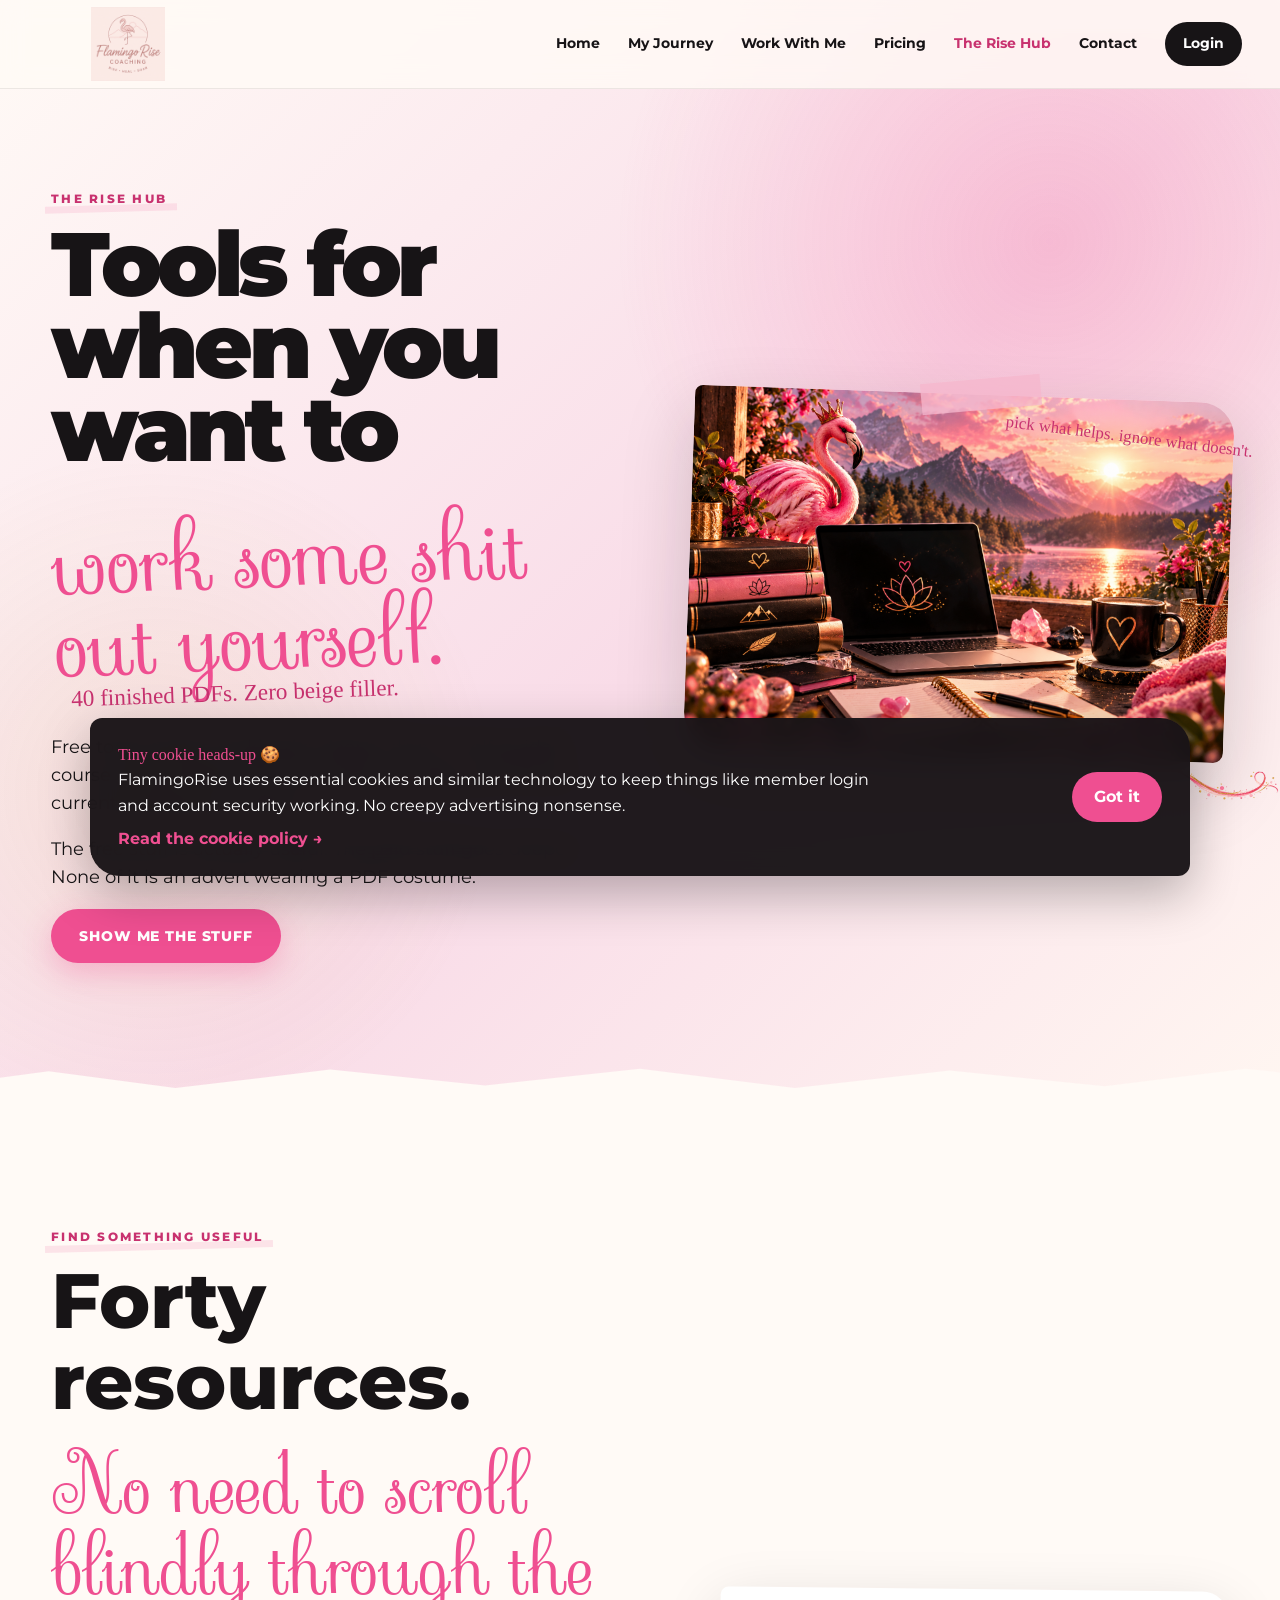
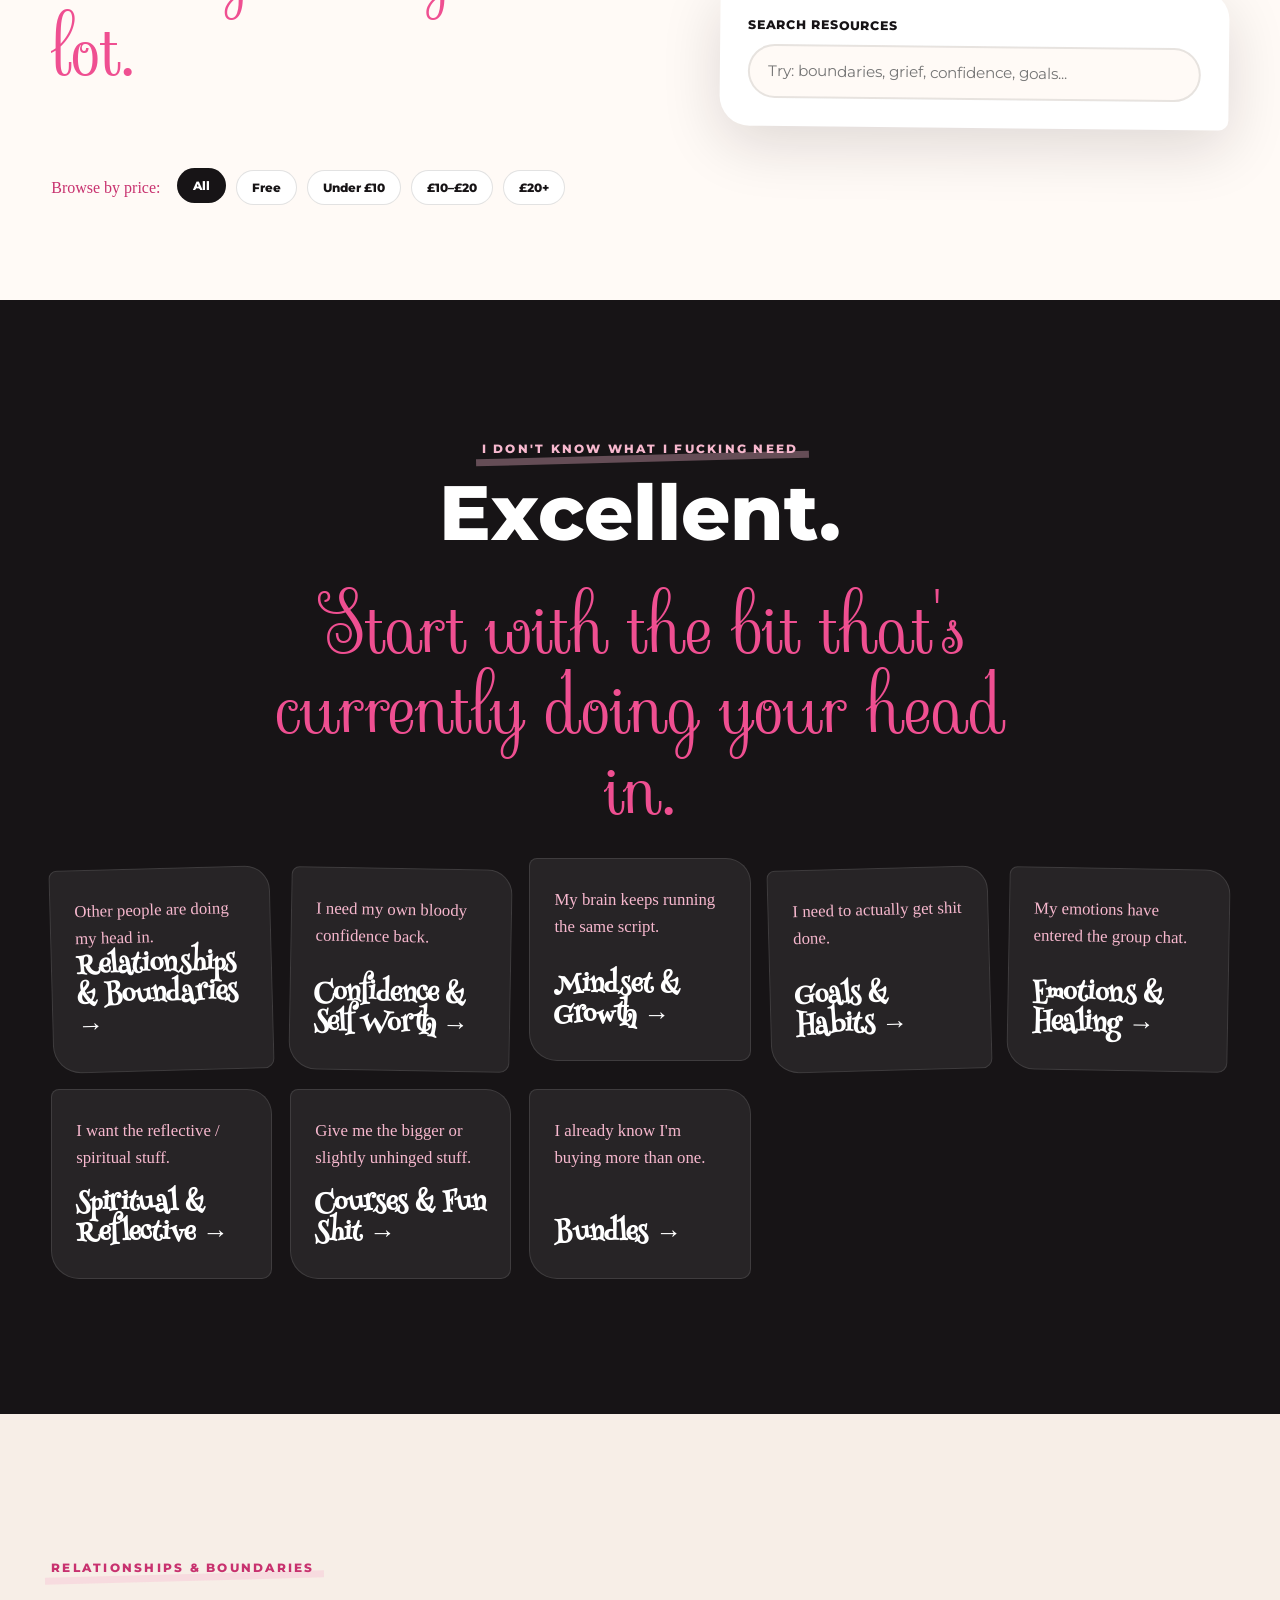
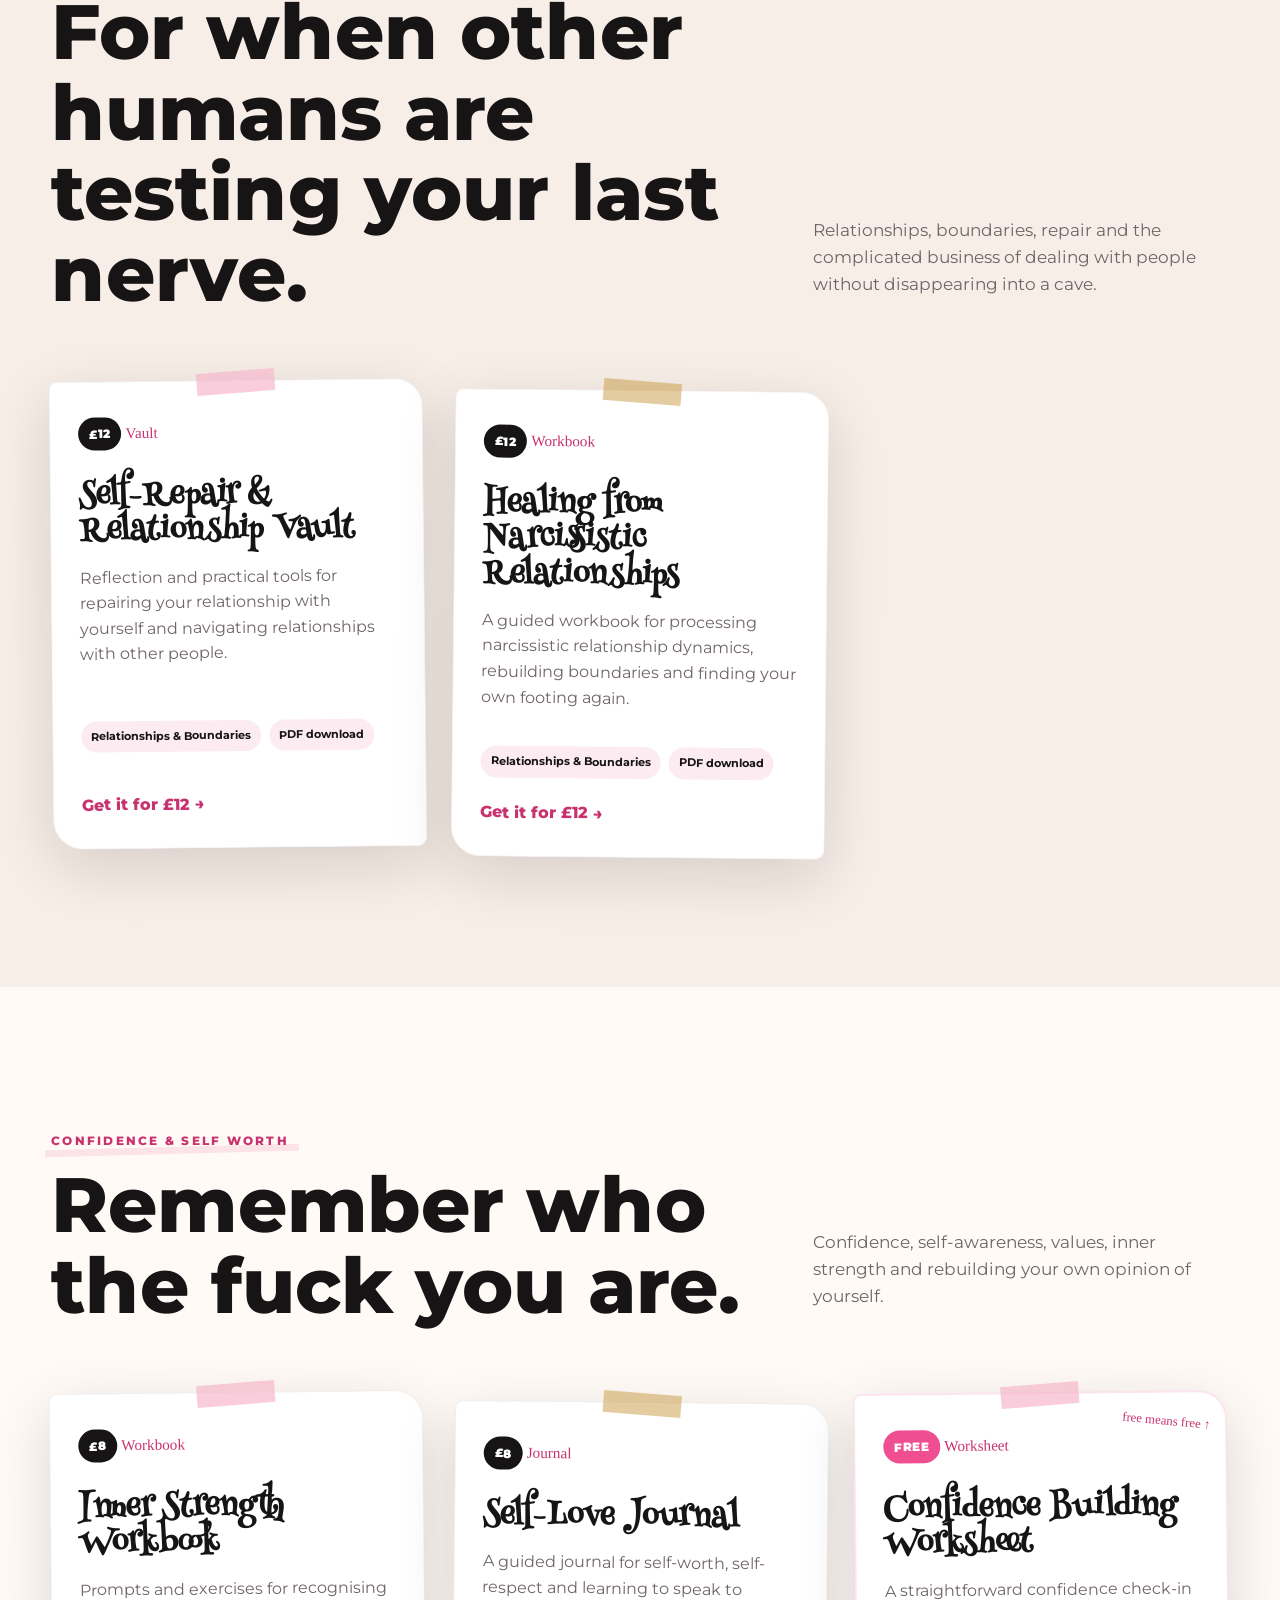
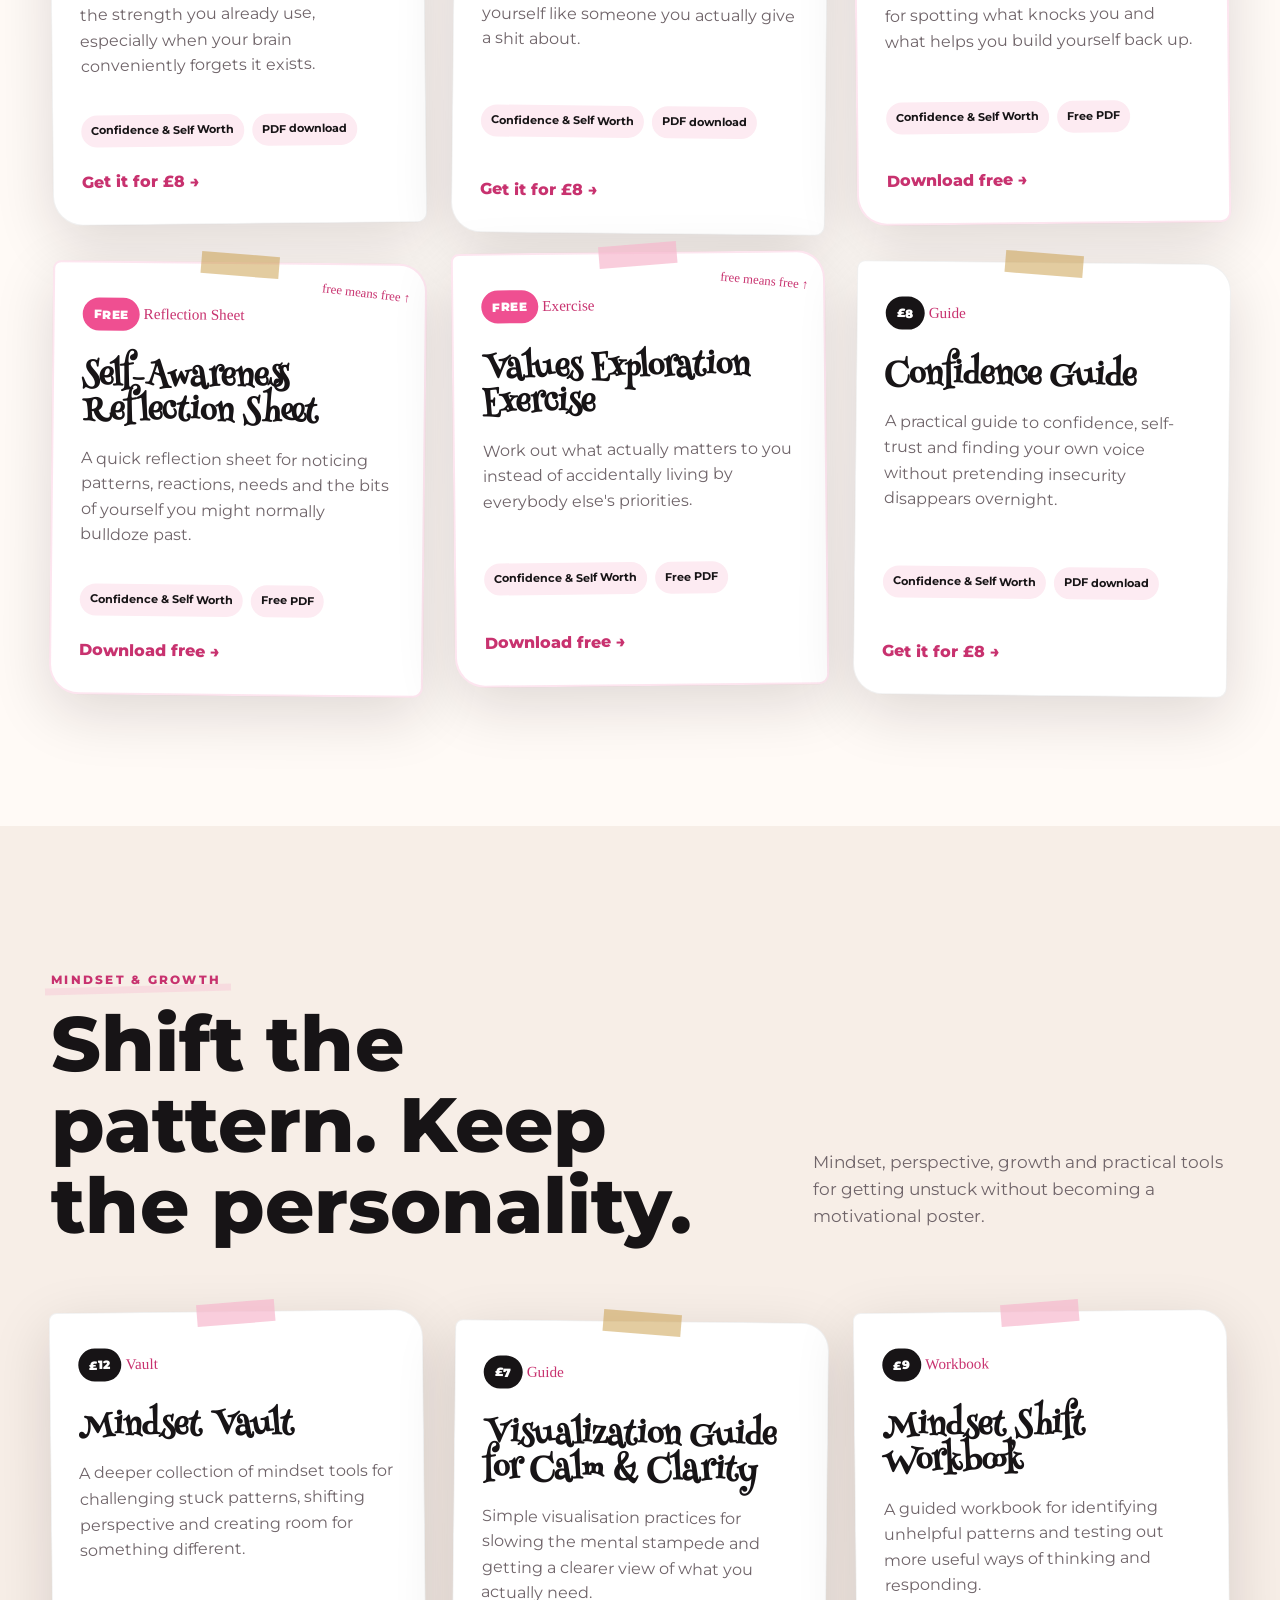
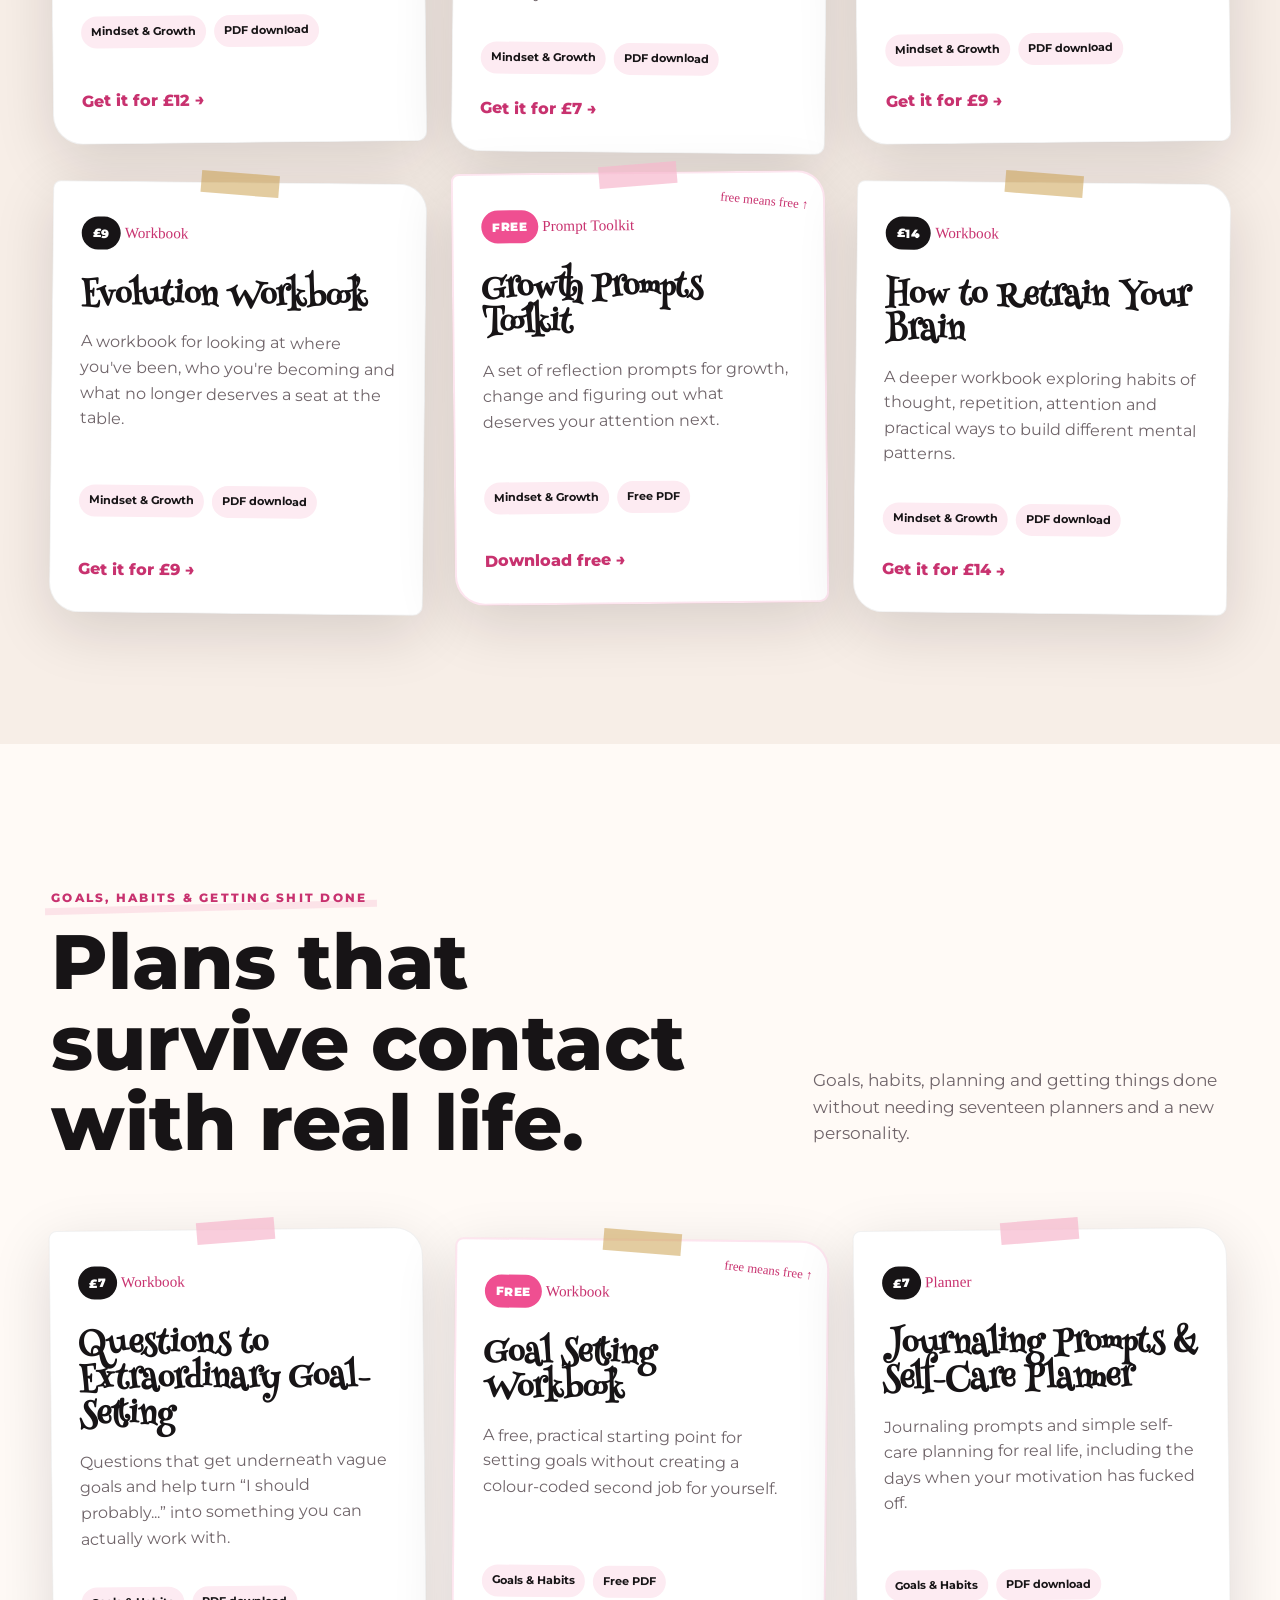
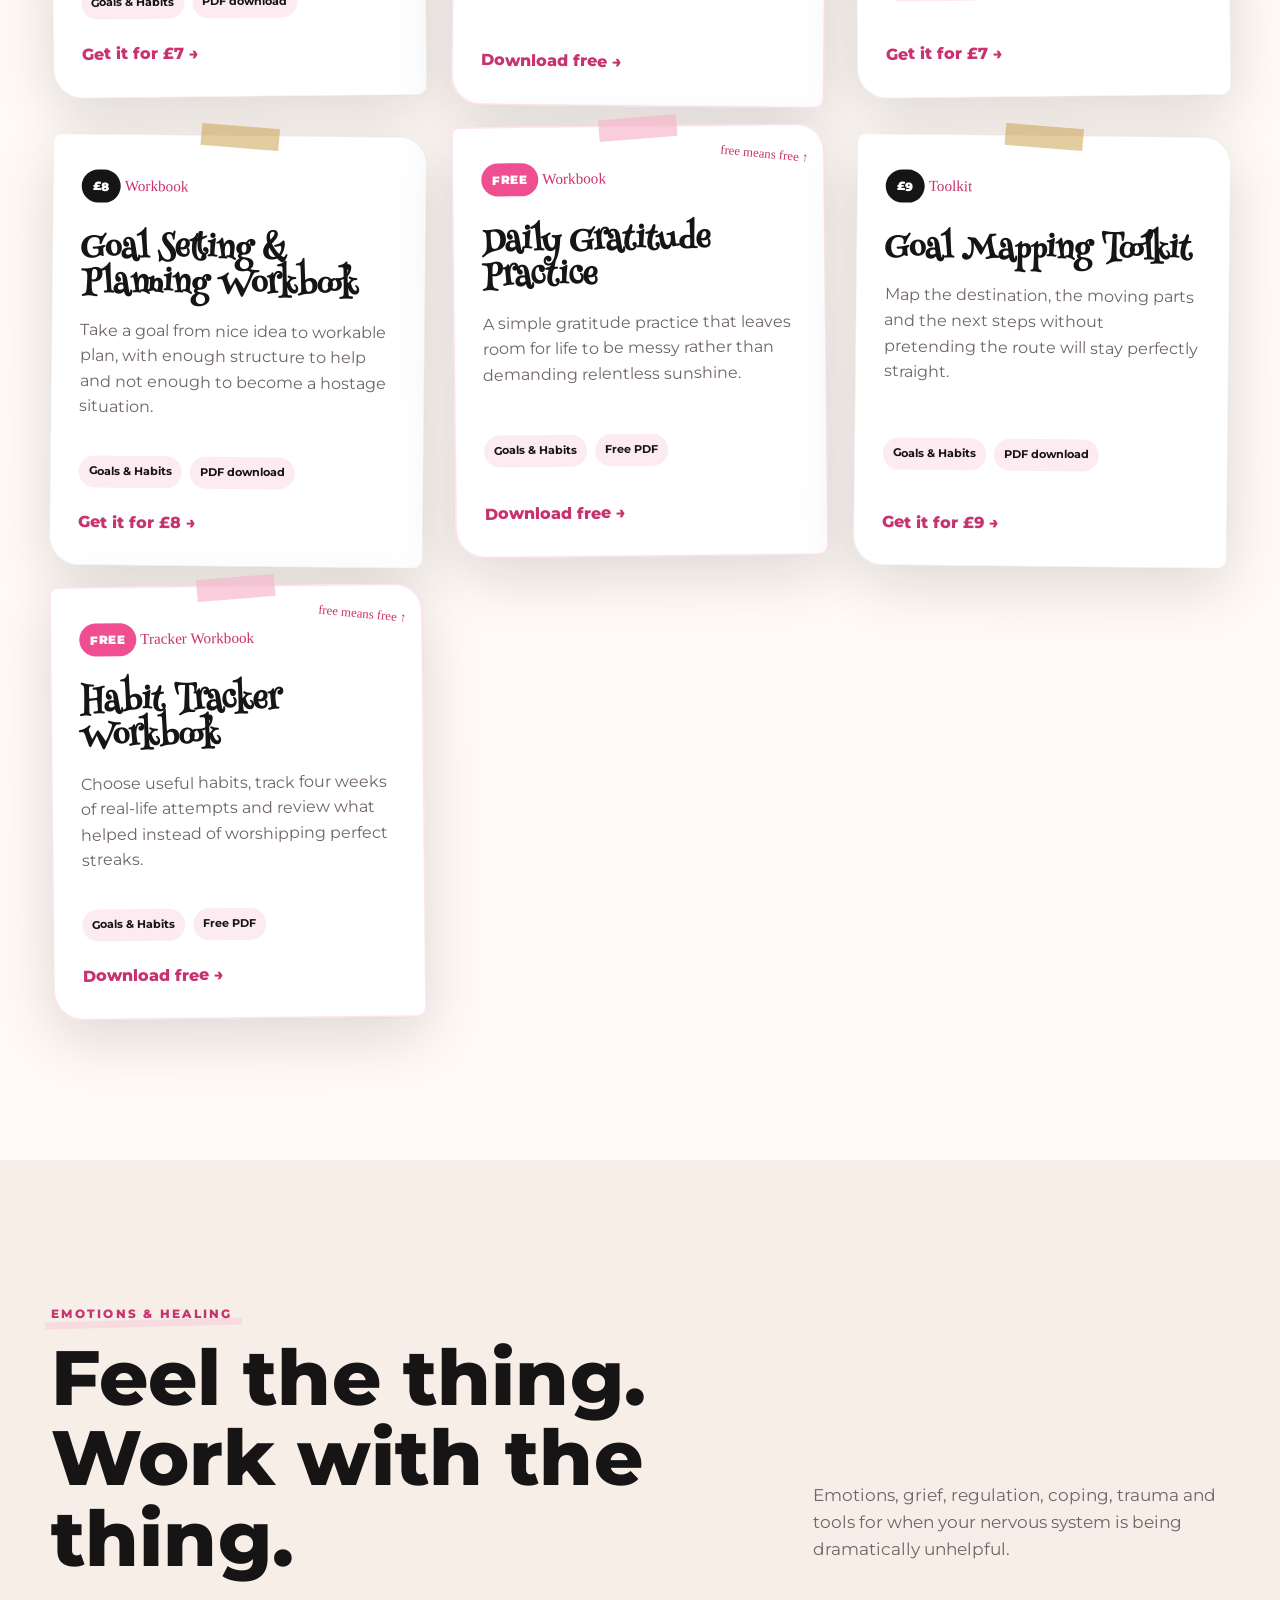
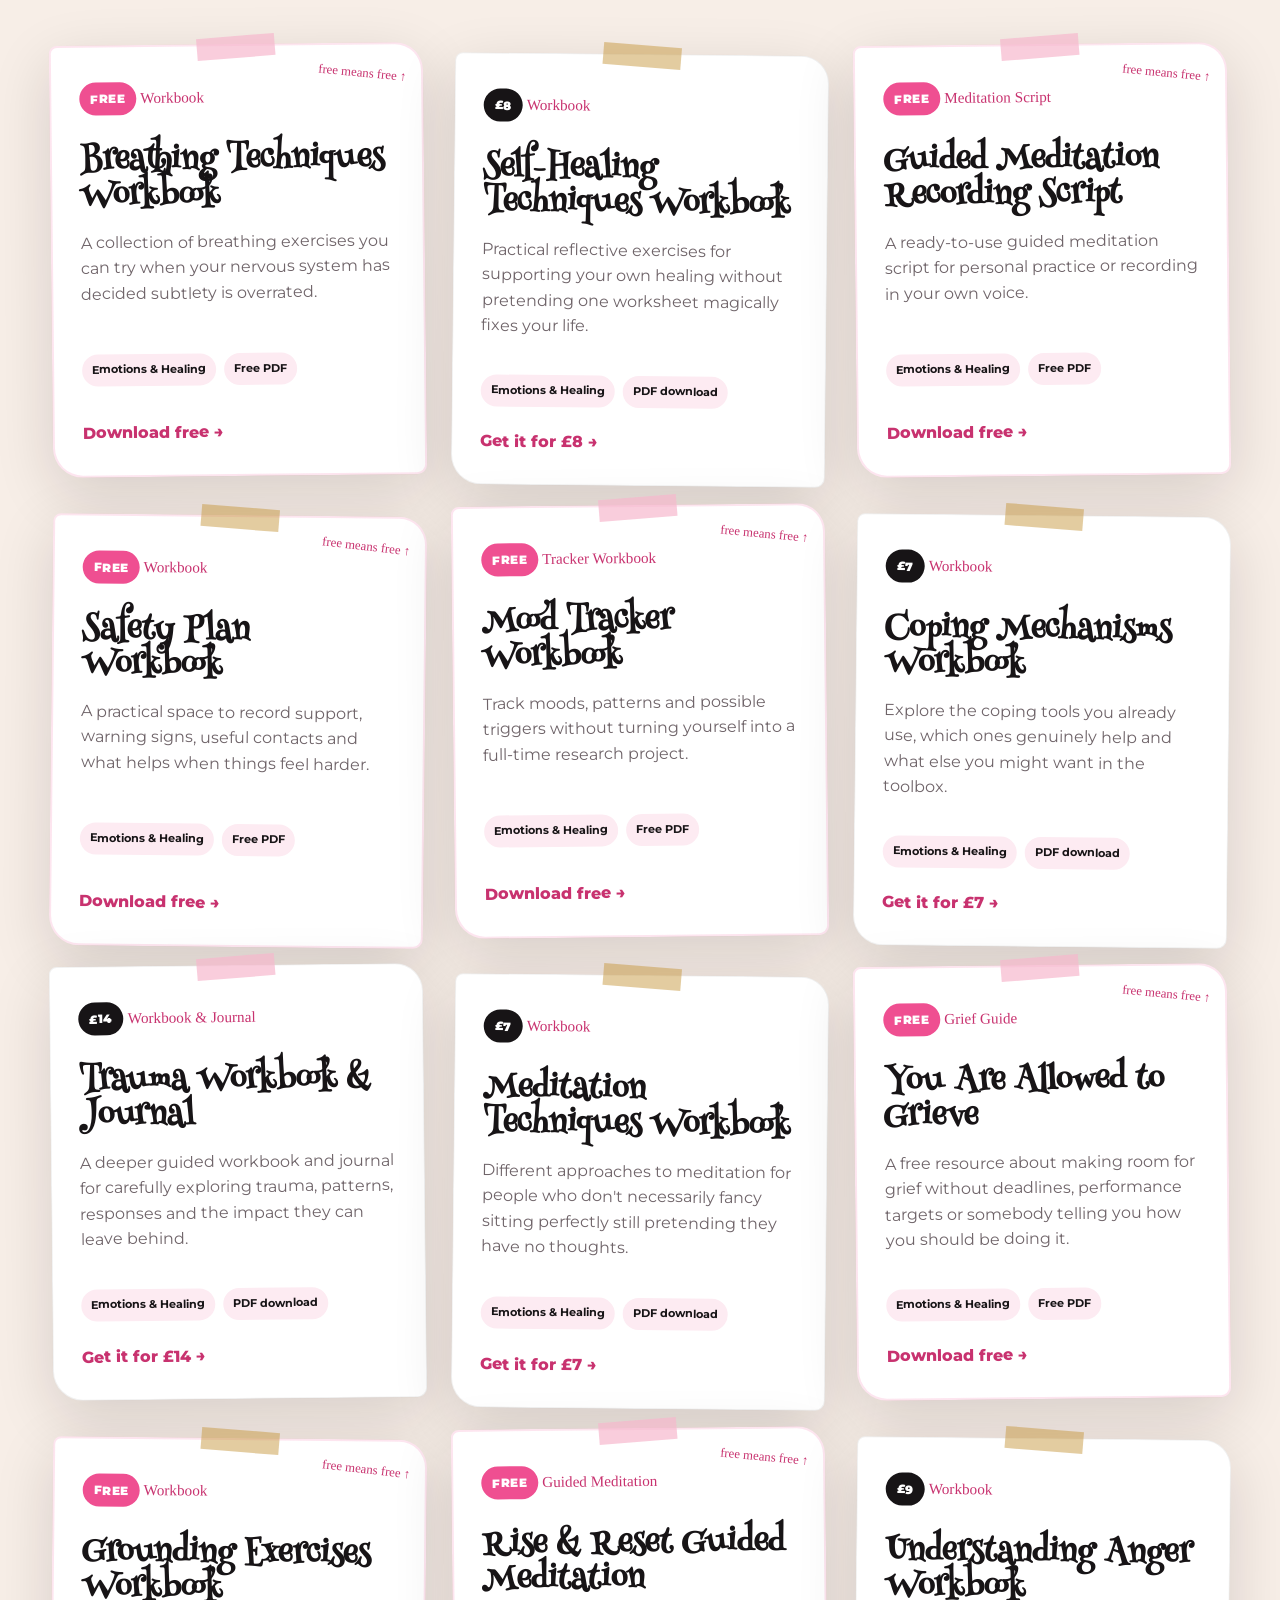
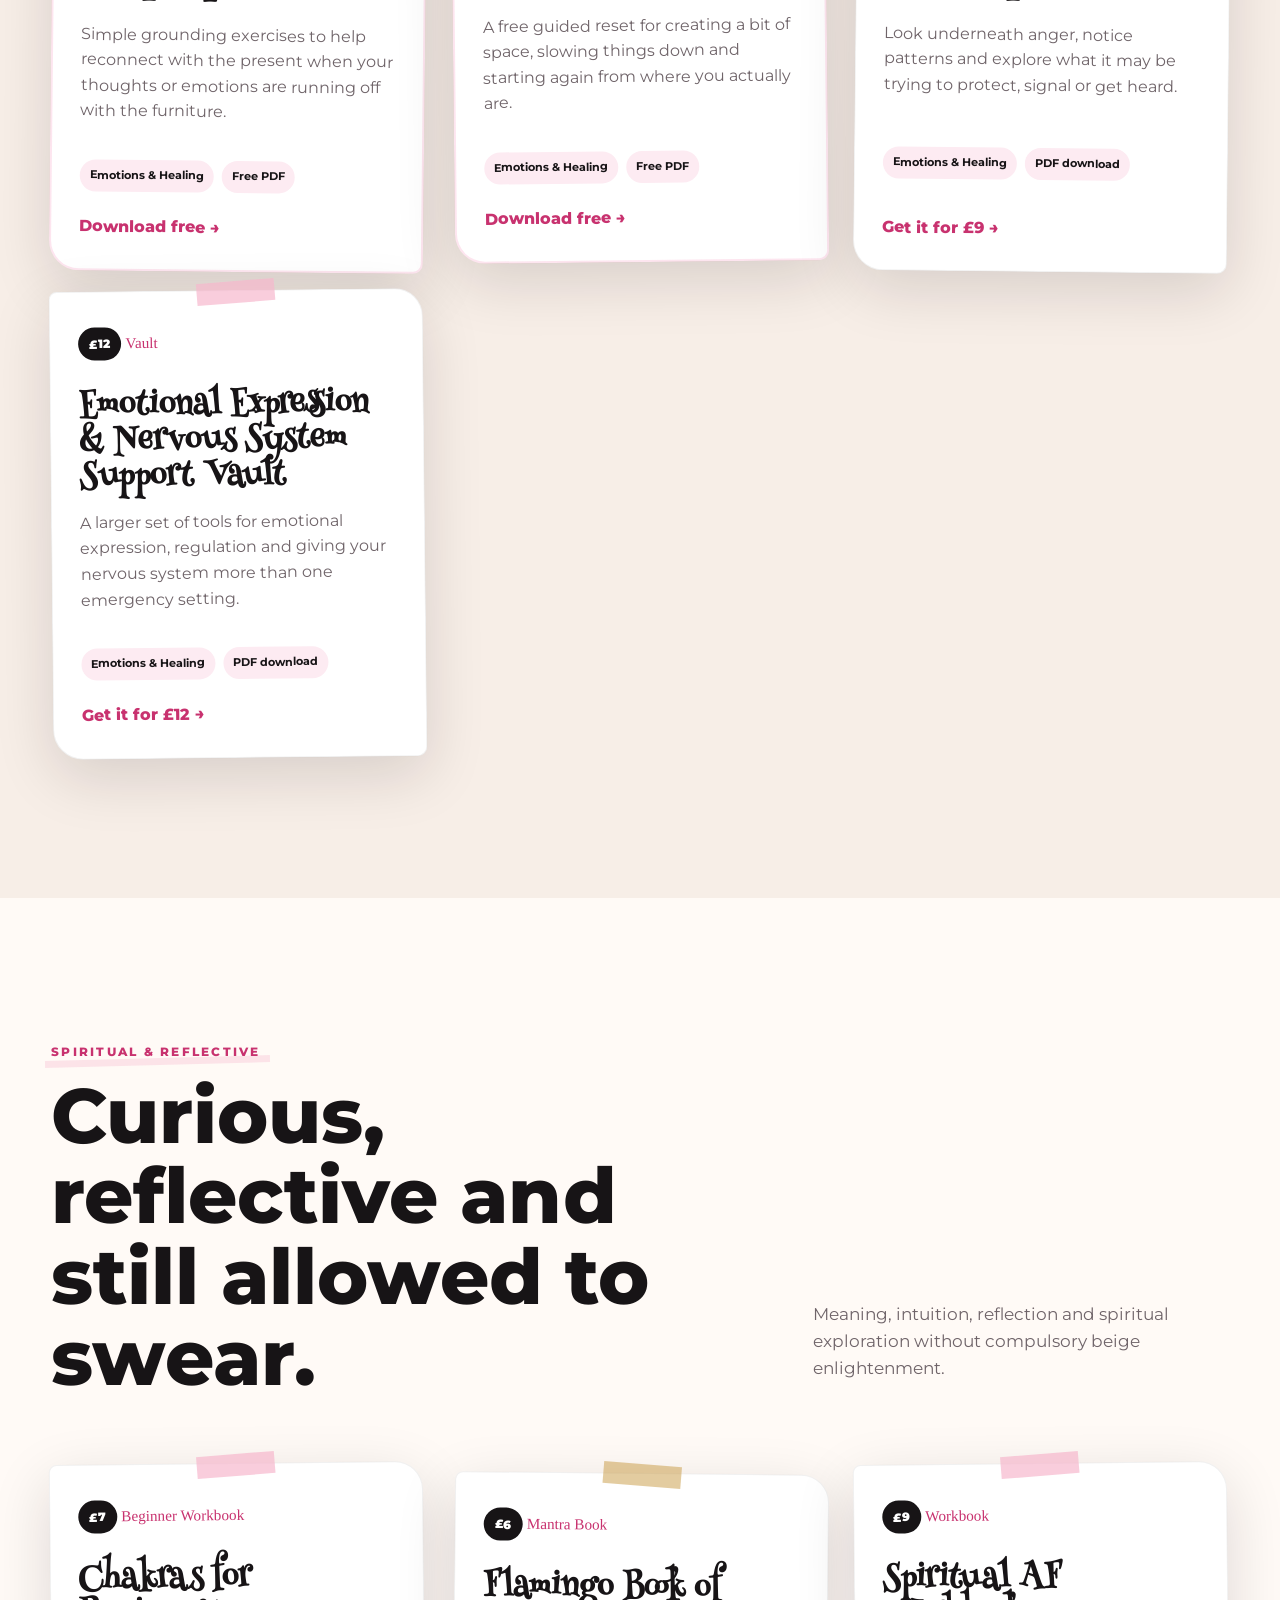
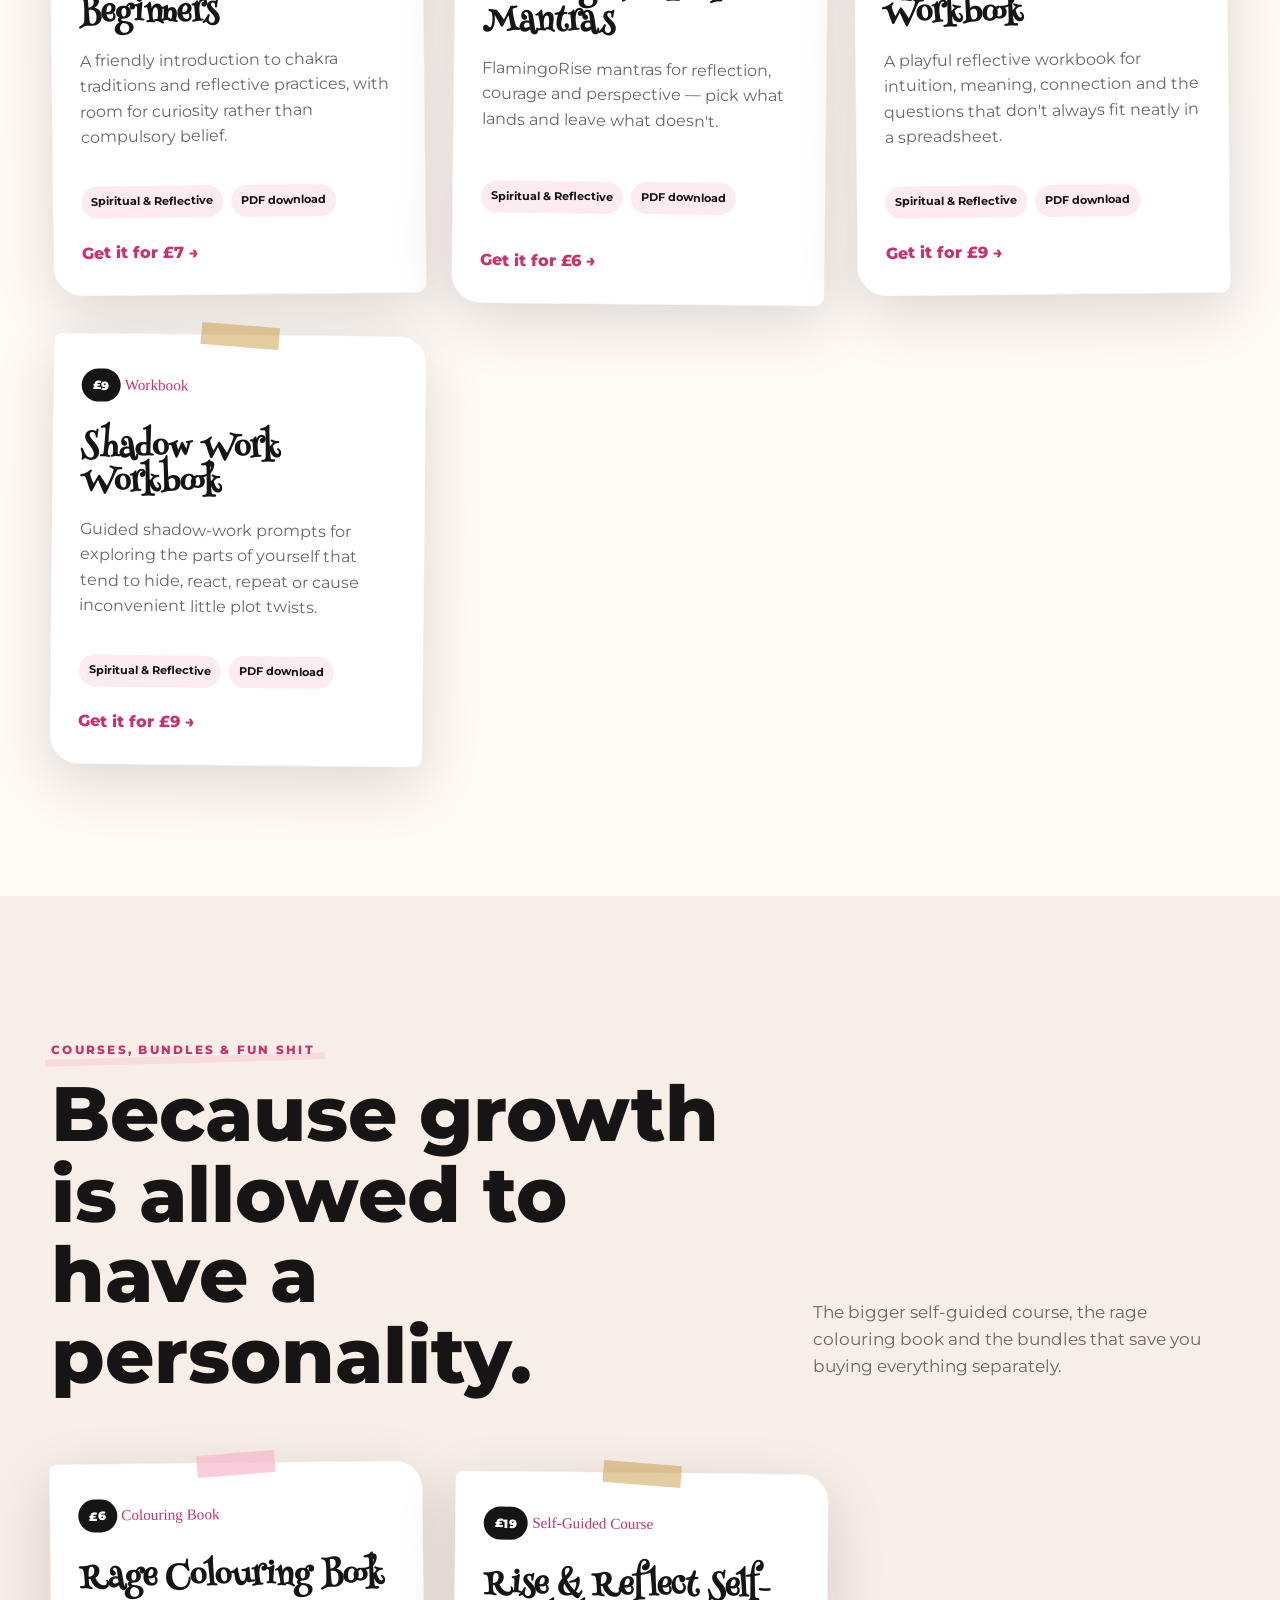
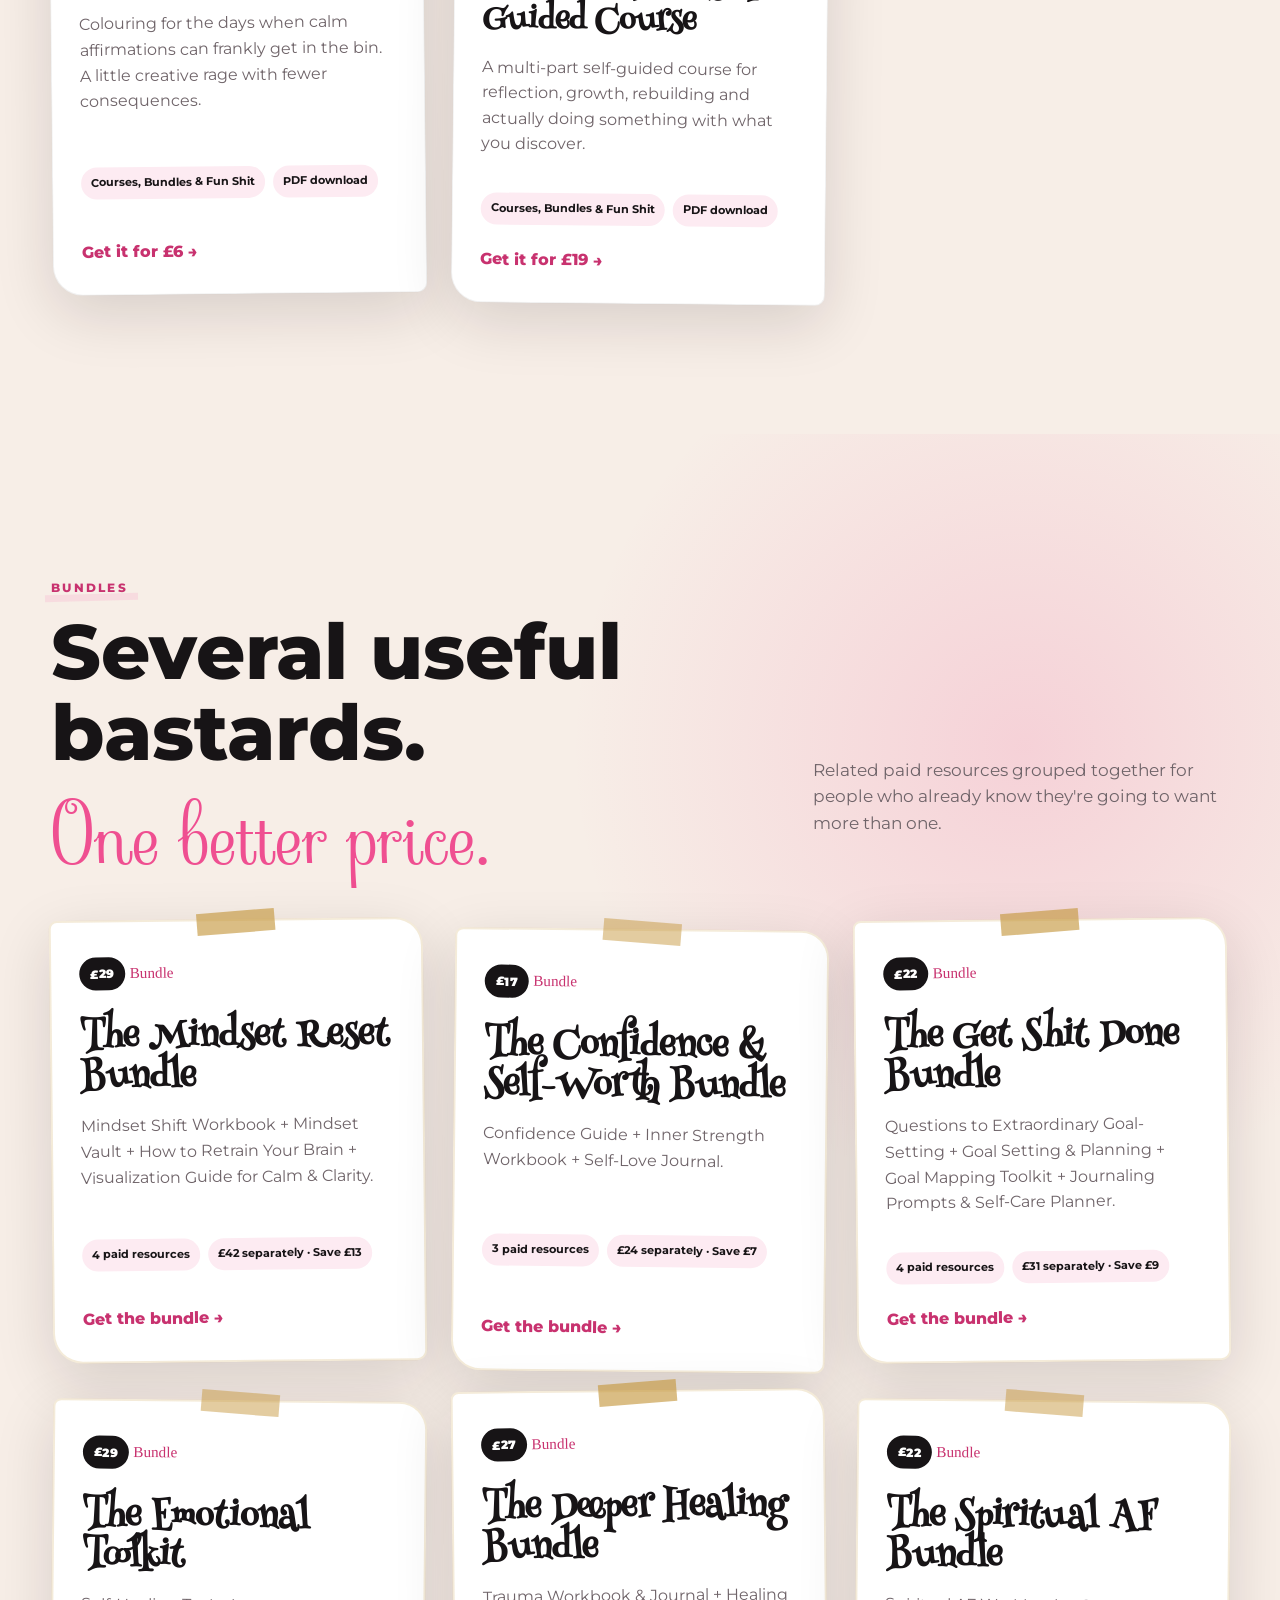
<file: resources.html>
<!DOCTYPE html>
<html lang="en">

<head>
  <meta charset="UTF-8">
  <meta name="viewport" content="width=device-width, initial-scale=1.0">

  <title>The Rise Hub | FlamingoRise</title>

  <meta
    name="description"
    content="The Rise Hub is FlamingoRise's practical resource library — 40 finished PDF resources, free tools, paid workbooks, a self-guided course and bundles for real life."
  >

  <link rel="stylesheet" href="style.css">
</head>

<body>

  <!-- =====================================================
       HEADER
       ===================================================== -->

  <header class="site-header">

    <div class="nav-container">

      <a href="index.html" class="brand">
        <img src="images/logo.webp" alt="FlamingoRise">
      </a>

      <button
        class="menu-toggle"
        aria-label="Open navigation menu"
        aria-expanded="false"
      >
        <span></span>
        <span></span>
        <span></span>
      </button>

      <nav class="main-nav">

        <a href="index.html">Home</a>
        <a href="about.html">My Journey</a>
        <a href="work-with-me.html">Work With Me</a>
        <a href="pricing.html">Pricing</a>

        <a href="resources.html" class="active-link">
          The Rise Hub
        </a>

        
        <a href="contact.html">Contact</a>

        <a href="login.html" class="nav-login">
          Login
        </a>

      </nav>

    </div>

  </header>


  <main>

    <!-- =====================================================
         HERO
         ===================================================== -->

    <section class="hub-page-hero">

      <div class="section-shell hub-page-hero-grid">

        <div class="hub-page-hero-copy">

          <p class="eyebrow">
            The Rise Hub
          </p>

          <h1>
            Tools for when you want to
            <span>work some shit out yourself.</span>
          </h1>

          <p class="hub-page-hero-script">
            40 finished PDFs. Zero beige filler.
          </p>

          <p>
            Free tools, proper workbooks, deeper dives, a self-guided course
            and bundles. Pick the thing that helps with the bit currently
            doing your head in.
          </p>

          <p>
            The free stuff is actually useful.
            The paid stuff goes deeper.
            None of it is an advert wearing a PDF costume.
          </p>

          <a href="#hub-start" class="button button-primary">
            Show me the stuff
          </a>

        </div>


        <div class="hub-page-hero-art">

          <img
            src="images/resources-card.webp"
            alt="FlamingoRise resources including journals, laptop and workbooks"
            class="hub-page-hero-image"
          >

          <img
            src="images/scribble-arrow.png"
            alt=""
            class="hub-page-hero-arrow"
          >

          <span class="hub-page-hero-note">
            pick what helps. ignore what doesn't.
          </span>

        </div>

      </div>

    </section>


    <!-- =====================================================
         QUICK FIND
         ===================================================== -->

    <section class="hub-find" id="hub-start">

      <div class="section-shell">

        <div class="hub-find-top">

          <div>

            <p class="eyebrow">
              Find something useful
            </p>

            <h2>
              Forty resources.
              <span>No need to scroll blindly through the lot.</span>
            </h2>

          </div>


          <div class="hub-search-wrap">

            <label for="resource-search">
              Search resources
            </label>

            <input
              type="search"
              id="resource-search"
              name="resource-search"
              placeholder="Try: boundaries, grief, confidence, goals..."
            >

          </div>

        </div>


        <div class="hub-price-filter">

          <span>
            Browse by price:
          </span>

          <button type="button" class="active" data-price="all">
            All
          </button>

          <button type="button" data-price="free">
            Free
          </button>

          <button type="button" data-price="under-10">
            Under £10
          </button>

          <button type="button" data-price="10-20">
            £10–£20
          </button>

          <button type="button" data-price="20-plus">
            £20+
          </button>

        </div>

      </div>

    </section>


    <!-- =====================================================
         CATEGORY CHOOSER
         ===================================================== -->

    <section class="hub-chooser">

      <div class="section-shell">

        <div class="section-heading centered">

          <p class="eyebrow">
            I don't know what I fucking need
          </p>

          <h2>
            Excellent.
            <span>Start with the bit that's currently doing your head in.</span>
          </h2>

        </div>


        <div class="hub-chooser-grid">

          <a href="#relationships" class="hub-chooser-card">

            <span>
              Other people are doing my head in.
            </span>

            <strong>
              Relationships &amp; Boundaries →
            </strong>

          </a>


          <a href="#confidence" class="hub-chooser-card">

            <span>
              I need my own bloody confidence back.
            </span>

            <strong>
              Confidence &amp; Self Worth →
            </strong>

          </a>


          <a href="#mindset" class="hub-chooser-card">

            <span>
              My brain keeps running the same script.
            </span>

            <strong>
              Mindset &amp; Growth →
            </strong>

          </a>


          <a href="#goals" class="hub-chooser-card">

            <span>
              I need to actually get shit done.
            </span>

            <strong>
              Goals &amp; Habits →
            </strong>

          </a>


          <a href="#emotions" class="hub-chooser-card">

            <span>
              My emotions have entered the group chat.
            </span>

            <strong>
              Emotions &amp; Healing →
            </strong>

          </a>


          <a href="#spiritual" class="hub-chooser-card">

            <span>
              I want the reflective / spiritual stuff.
            </span>

            <strong>
              Spiritual &amp; Reflective →
            </strong>

          </a>


          <a href="#courses" class="hub-chooser-card">

            <span>
              Give me the bigger or slightly unhinged stuff.
            </span>

            <strong>
              Courses &amp; Fun Shit →
            </strong>

          </a>


          <a href="#bundles" class="hub-chooser-card">

            <span>
              I already know I'm buying more than one.
            </span>

            <strong>
              Bundles →
            </strong>

          </a>

        </div>

      </div>

    </section>


    <!-- =====================================================
         RELATIONSHIPS & BOUNDARIES
         ===================================================== -->

    <section class="hub-category" id="relationships">

      <div class="section-shell">

        <div class="hub-category-heading">

          <div>

            <p class="eyebrow">
              Relationships &amp; Boundaries
            </p>

            <h2>
              For when other humans are testing your last nerve.
            </h2>

          </div>

          <p>
            Relationships, boundaries, repair and the complicated business
            of dealing with people without disappearing into a cave.
          </p>

        </div>


        <div class="hub-resource-grid">

          <article
            class="hub-resource-card"
            data-price="10-20"
            data-topic="relationships"
            data-search="self repair relationship vault relationships boundaries"
            data-file="The FlamingoRise Self-Repair & Relationship Vault.pdf"
          >

            <div class="resource-card-top">

              <span class="resource-price">
                £12
              </span>

              <span class="resource-type">
                Vault
              </span>

            </div>

            <h3>
              Self-Repair &amp; Relationship Vault
            </h3>

            <p>
              Reflection and practical tools for repairing your relationship
              with yourself and navigating relationships with other people.
            </p>

            <div class="resource-meta">

              <span>
                Relationships &amp; Boundaries
              </span>

              <span>
                PDF download
              </span>

            </div>

            <a
              href="https://payhip.com/b/ZSx96"
              class="text-link paid-resource-link"
              data-product="self-repair-relationship-vault"
              data-file="The FlamingoRise Self-Repair & Relationship Vault.pdf"
              target="_blank"
              rel="noopener noreferrer"
            >
              Get it for £12 →
            </a>

          </article>


          <article
            class="hub-resource-card"
            data-price="10-20"
            data-topic="relationships"
            data-search="healing narcissistic relationships boundaries"
            data-file="Healing from Narcissistic Relationships Workbook.pdf"
          >

            <div class="resource-card-top">

              <span class="resource-price">
                £12
              </span>

              <span class="resource-type">
                Workbook
              </span>

            </div>

            <h3>
              Healing from Narcissistic Relationships
            </h3>

            <p>
              A guided workbook for processing narcissistic relationship
              dynamics, rebuilding boundaries and finding your own footing again.
            </p>

            <div class="resource-meta">

              <span>
                Relationships &amp; Boundaries
              </span>

              <span>
                PDF download
              </span>

            </div>

            <a
              href="https://payhip.com/b/T4CAr"
              class="text-link paid-resource-link"
              data-product="healing-from-narcissistic-relationships"
              data-file="Healing from Narcissistic Relationships Workbook.pdf"
              target="_blank"
              rel="noopener noreferrer"
            >
              Get it for £12 →
            </a>

          </article>

        </div>

      </div>

    </section>


    <!-- =====================================================
         CONFIDENCE & SELF WORTH
         ===================================================== -->

    <section class="hub-category" id="confidence">

      <div class="section-shell">

        <div class="hub-category-heading">

          <div>

            <p class="eyebrow">
              Confidence &amp; Self Worth
            </p>

            <h2>
              Remember who the fuck you are.
            </h2>

          </div>

          <p>
            Confidence, self-awareness, values, inner strength and rebuilding
            your own opinion of yourself.
          </p>

        </div>


        <div class="hub-resource-grid">

          <article
            class="hub-resource-card"
            data-price="under-10"
            data-topic="confidence"
            data-search="inner strength confidence self worth"
            data-file="The FlamingoRise Inner Strength Workbook.pdf"
          >

            <div class="resource-card-top">

              <span class="resource-price">
                £8
              </span>

              <span class="resource-type">
                Workbook
              </span>

            </div>

            <h3>
              Inner Strength Workbook
            </h3>

            <p>
              Prompts and exercises for recognising the strength you already
              use, especially when your brain conveniently forgets it exists.
            </p>

            <div class="resource-meta">

              <span>
                Confidence &amp; Self Worth
              </span>

              <span>
                PDF download
              </span>

            </div>

            <a
              href="https://payhip.com/b/P120G"
              class="text-link paid-resource-link"
              data-product="inner-strength-workbook"
              data-file="The FlamingoRise Inner Strength Workbook.pdf"
              target="_blank"
              rel="noopener noreferrer"
            >
              Get it for £8 →
            </a>

          </article>


          <article
            class="hub-resource-card"
            data-price="under-10"
            data-topic="confidence"
            data-search="self love journal self worth confidence"
            data-file="The FlamingoRise Self-Love Journal.docx.pdf"
          >

            <div class="resource-card-top">

              <span class="resource-price">
                £8
              </span>

              <span class="resource-type">
                Journal
              </span>

            </div>

            <h3>
              Self-Love Journal
            </h3>

            <p>
              A guided journal for self-worth, self-respect and learning to
              speak to yourself like someone you actually give a shit about.
            </p>

            <div class="resource-meta">

              <span>
                Confidence &amp; Self Worth
              </span>

              <span>
                PDF download
              </span>

            </div>

            <a
              href="https://payhip.com/b/op1mP"
              class="text-link paid-resource-link"
              data-product="self-love-journal"
              data-file="The FlamingoRise Self-Love Journal.docx.pdf"
              target="_blank"
              rel="noopener noreferrer"
            >
              Get it for £8 →
            </a>

          </article>


          <article
            class="hub-resource-card hub-free-card"
            data-price="free"
            data-topic="confidence"
            data-search="confidence building worksheet self worth"
            data-file="Confidence Building Worksheet.pdf"
          >

            <div class="resource-card-top">

              <span class="resource-price">
                FREE
              </span>

              <span class="resource-type">
                Worksheet
              </span>

            </div>

            <h3>
              Confidence Building Worksheet
            </h3>

            <p>
              A straightforward confidence check-in for spotting what knocks
              you and what helps you build yourself back up.
            </p>

            <div class="resource-meta">

              <span>
                Confidence &amp; Self Worth
              </span>

              <span>
                Free PDF
              </span>

            </div>

            <a
              href="downloads/free/Confidence Building Worksheet.pdf"
              class="text-link"
              download
            >
              Download free →
            </a>

          </article>


          <article
            class="hub-resource-card hub-free-card"
            data-price="free"
            data-topic="confidence"
            data-search="self awareness reflection confidence patterns"
            data-file="Self Awareness Reflection Sheet.pdf"
          >

            <div class="resource-card-top">

              <span class="resource-price">
                FREE
              </span>

              <span class="resource-type">
                Reflection Sheet
              </span>

            </div>

            <h3>
              Self-Awareness Reflection Sheet
            </h3>

            <p>
              A quick reflection sheet for noticing patterns, reactions,
              needs and the bits of yourself you might normally bulldoze past.
            </p>

            <div class="resource-meta">

              <span>
                Confidence &amp; Self Worth
              </span>

              <span>
                Free PDF
              </span>

            </div>

            <a
              href="downloads/free/Self Awareness Reflection Sheet.pdf"
              class="text-link"
              download
            >
              Download free →
            </a>

          </article>


          <article
            class="hub-resource-card hub-free-card"
            data-price="free"
            data-topic="confidence"
            data-search="values exploration exercise confidence self worth"
            data-file="Values Exploration Exercise.pdf"
          >

            <div class="resource-card-top">

              <span class="resource-price">
                FREE
              </span>

              <span class="resource-type">
                Exercise
              </span>

            </div>

            <h3>
              Values Exploration Exercise
            </h3>

            <p>
              Work out what actually matters to you instead of accidentally
              living by everybody else's priorities.
            </p>

            <div class="resource-meta">

              <span>
                Confidence &amp; Self Worth
              </span>

              <span>
                Free PDF
              </span>

            </div>

            <a
              href="downloads/free/Values Exploration Exercise.pdf"
              class="text-link"
              download
            >
              Download free →
            </a>

          </article>


          <article
            class="hub-resource-card"
            data-price="under-10"
            data-topic="confidence"
            data-search="confidence guide self trust self worth"
            data-file="The FlamingoRise Confidence Guide.pdf"
          >

            <div class="resource-card-top">

              <span class="resource-price">
                £8
              </span>

              <span class="resource-type">
                Guide
              </span>

            </div>

            <h3>
              Confidence Guide
            </h3>

            <p>
              A practical guide to confidence, self-trust and finding your own
              voice without pretending insecurity disappears overnight.
            </p>

            <div class="resource-meta">

              <span>
                Confidence &amp; Self Worth
              </span>

              <span>
                PDF download
              </span>

            </div>

            <a
              href="https://payhip.com/b/Oxk7r"
              class="text-link paid-resource-link"
              data-product="confidence-guide"
              data-file="The FlamingoRise Confidence Guide.pdf"
              target="_blank"
              rel="noopener noreferrer"
            >
              Get it for £8 →
            </a>

          </article>

        </div>

      </div>

    </section>


    <!-- =====================================================
         MINDSET & GROWTH
         ===================================================== -->

    <section class="hub-category" id="mindset">

      <div class="section-shell">

        <div class="hub-category-heading">

          <div>

            <p class="eyebrow">
              Mindset &amp; Growth
            </p>

            <h2>
              Shift the pattern. Keep the personality.
            </h2>

          </div>

          <p>
            Mindset, perspective, growth and practical tools for getting
            unstuck without becoming a motivational poster.
          </p>

        </div>


        <div class="hub-resource-grid">

          <article
            class="hub-resource-card"
            data-price="10-20"
            data-topic="mindset"
            data-search="mindset vault growth"
            data-file="The FlamingoRise Mindset Vault.pdf"
          >

            <div class="resource-card-top">

              <span class="resource-price">
                £12
              </span>

              <span class="resource-type">
                Vault
              </span>

            </div>

            <h3>
              Mindset Vault
            </h3>

            <p>
              A deeper collection of mindset tools for challenging stuck
              patterns, shifting perspective and creating room for something different.
            </p>

            <div class="resource-meta">

              <span>
                Mindset &amp; Growth
              </span>

              <span>
                PDF download
              </span>

            </div>

            <a
              href="https://payhip.com/b/GFW08"
              class="text-link paid-resource-link"
              data-product="mindset-vault"
              data-file="The FlamingoRise Mindset Vault.pdf"
              target="_blank"
              rel="noopener noreferrer"
            >
              Get it for £12 →
            </a>

          </article>


          <article
            class="hub-resource-card"
            data-price="under-10"
            data-topic="mindset"
            data-search="visualization calm clarity mindset growth"
            data-file="The FlamingoRise Visualization Guide for Calm and Clarity.pdf"
          >

            <div class="resource-card-top">

              <span class="resource-price">
                £7
              </span>

              <span class="resource-type">
                Guide
              </span>

            </div>

            <h3>
              Visualization Guide for Calm &amp; Clarity
            </h3>

            <p>
              Simple visualisation practices for slowing the mental stampede
              and getting a clearer view of what you actually need.
            </p>

            <div class="resource-meta">

              <span>
                Mindset &amp; Growth
              </span>

              <span>
                PDF download
              </span>

            </div>

            <a
              href="https://payhip.com/b/Dpl5M"
              class="text-link paid-resource-link"
              data-product="visualization-guide-for-calm-clarity"
              data-file="The FlamingoRise Visualization Guide for Calm and Clarity.pdf"
              target="_blank"
              rel="noopener noreferrer"
            >
              Get it for £7 →
            </a>

          </article>


          <article
            class="hub-resource-card"
            data-price="under-10"
            data-topic="mindset"
            data-search="mindset shift workbook growth patterns"
            data-file="The FlamingoRise Mindset Shift Workbook.pdf"
          >

            <div class="resource-card-top">

              <span class="resource-price">
                £9
              </span>

              <span class="resource-type">
                Workbook
              </span>

            </div>

            <h3>
              Mindset Shift Workbook
            </h3>

            <p>
              A guided workbook for identifying unhelpful patterns and
              testing out more useful ways of thinking and responding.
            </p>

            <div class="resource-meta">

              <span>
                Mindset &amp; Growth
              </span>

              <span>
                PDF download
              </span>

            </div>

            <a
              href="https://payhip.com/b/P8mRz"
              class="text-link paid-resource-link"
              data-product="mindset-shift-workbook"
              data-file="The FlamingoRise Mindset Shift Workbook.pdf"
              target="_blank"
              rel="noopener noreferrer"
            >
              Get it for £9 →
            </a>

          </article>


          <article
            class="hub-resource-card"
            data-price="under-10"
            data-topic="mindset"
            data-search="evolution workbook growth change"
            data-file="The FlamingoRise Evolution Workbook.pdf"
          >

            <div class="resource-card-top">

              <span class="resource-price">
                £9
              </span>

              <span class="resource-type">
                Workbook
              </span>

            </div>

            <h3>
              Evolution Workbook
            </h3>

            <p>
              A workbook for looking at where you've been, who you're becoming
              and what no longer deserves a seat at the table.
            </p>

            <div class="resource-meta">

              <span>
                Mindset &amp; Growth
              </span>

              <span>
                PDF download
              </span>

            </div>

            <a
              href="https://payhip.com/b/hFG3T"
              class="text-link paid-resource-link"
              data-product="evolution-workbook"
              data-file="The FlamingoRise Evolution Workbook.pdf"
              target="_blank"
              rel="noopener noreferrer"
            >
              Get it for £9 →
            </a>

          </article>


          <article
            class="hub-resource-card hub-free-card"
            data-price="free"
            data-topic="mindset"
            data-search="growth prompts toolkit mindset"
            data-file="The FlamingoRise Growth Prompts Toolkit.pdf"
          >

            <div class="resource-card-top">

              <span class="resource-price">
                FREE
              </span>

              <span class="resource-type">
                Prompt Toolkit
              </span>

            </div>

            <h3>
              Growth Prompts Toolkit
            </h3>

            <p>
              A set of reflection prompts for growth, change and figuring out
              what deserves your attention next.
            </p>

            <div class="resource-meta">

              <span>
                Mindset &amp; Growth
              </span>

              <span>
                Free PDF
              </span>

            </div>

            <a
              href="downloads/free/The FlamingoRise Growth Prompts Toolkit.pdf"
              class="text-link"
              download
            >
              Download free →
            </a>

          </article>


          <article
            class="hub-resource-card"
            data-price="10-20"
            data-topic="mindset"
            data-search="retrain brain mindset growth habits thoughts"
            data-file="The FlamingoRise How to Retrain Your Brain Workbook.pdf"
          >

            <div class="resource-card-top">

              <span class="resource-price">
                £14
              </span>

              <span class="resource-type">
                Workbook
              </span>

            </div>

            <h3>
              How to Retrain Your Brain
            </h3>

            <p>
              A deeper workbook exploring habits of thought, repetition,
              attention and practical ways to build different mental patterns.
            </p>

            <div class="resource-meta">

              <span>
                Mindset &amp; Growth
              </span>

              <span>
                PDF download
              </span>

            </div>

            <a
              href="https://payhip.com/b/XHJUN"
              class="text-link paid-resource-link"
              data-product="how-to-retrain-your-brain"
              data-file="The FlamingoRise How to Retrain Your Brain Workbook.pdf"
              target="_blank"
              rel="noopener noreferrer"
            >
              Get it for £14 →
            </a>

          </article>

        </div>

      </div>

       </section>
    
          <!-- =====================================================
         GOALS & HABITS
         ===================================================== -->

    <section class="hub-category" id="goals">

      <div class="section-shell">

        <div class="hub-category-heading">

          <div>

            <p class="eyebrow">
              Goals, Habits &amp; Getting Shit Done
            </p>

            <h2>
              Plans that survive contact with real life.
            </h2>

          </div>

          <p>
            Goals, habits, planning and getting things done without needing
            seventeen planners and a new personality.
          </p>

        </div>


        <div class="hub-resource-grid">

          <article
            class="hub-resource-card"
            data-price="under-10"
            data-topic="goals"
            data-search="questions extraordinary goal setting goals planning"
            data-file="The FlamingoRise Questions to Extraordinary Goal-Setting Workbook.pdf"
          >

            <div class="resource-card-top">

              <span class="resource-price">
                £7
              </span>

              <span class="resource-type">
                Workbook
              </span>

            </div>

            <h3>
              Questions to Extraordinary Goal-Setting
            </h3>

            <p>
              Questions that get underneath vague goals and help turn
              “I should probably...” into something you can actually work with.
            </p>

            <div class="resource-meta">

              <span>
                Goals &amp; Habits
              </span>

              <span>
                PDF download
              </span>

            </div>

            <a
              href="https://payhip.com/b/heG0o"
              class="text-link paid-resource-link"
              data-product="questions-to-extraordinary-goal-setting"
              data-file="The FlamingoRise Questions to Extraordinary Goal-Setting Workbook.pdf"
              target="_blank"
              rel="noopener noreferrer"
            >
              Get it for £7 →
            </a>

          </article>


          <article
            class="hub-resource-card hub-free-card"
            data-price="free"
            data-topic="goals"
            data-search="goal setting workbook goals planning free"
            data-file="The FlamingoRise Goal Setting Workbook.pdf"
          >

            <div class="resource-card-top">

              <span class="resource-price">
                FREE
              </span>

              <span class="resource-type">
                Workbook
              </span>

            </div>

            <h3>
              Goal Setting Workbook
            </h3>

            <p>
              A free, practical starting point for setting goals without
              creating a colour-coded second job for yourself.
            </p>

            <div class="resource-meta">

              <span>
                Goals &amp; Habits
              </span>

              <span>
                Free PDF
              </span>

            </div>

            <a
              href="downloads/free/The FlamingoRise Goal Setting Workbook.pdf"
              class="text-link"
              download
            >
              Download free →
            </a>

          </article>


          <article
            class="hub-resource-card"
            data-price="under-10"
            data-topic="goals"
            data-search="journaling prompts self care planner goals habits"
            data-file="The FlamingoRise Journaling Prompts Self-Care Planner.pdf"
          >

            <div class="resource-card-top">

              <span class="resource-price">
                £7
              </span>

              <span class="resource-type">
                Planner
              </span>

            </div>

            <h3>
              Journaling Prompts &amp; Self-Care Planner
            </h3>

            <p>
              Journaling prompts and simple self-care planning for real life,
              including the days when your motivation has fucked off.
            </p>

            <div class="resource-meta">

              <span>
                Goals &amp; Habits
              </span>

              <span>
                PDF download
              </span>

            </div>

            <a
              href="https://payhip.com/b/59enE"
              class="text-link paid-resource-link"
              data-product="journaling-prompts-self-care-planner"
              data-file="The FlamingoRise Journaling Prompts Self-Care Planner.pdf"
              target="_blank"
              rel="noopener noreferrer"
            >
              Get it for £7 →
            </a>

          </article>


          <article
            class="hub-resource-card"
            data-price="under-10"
            data-topic="goals"
            data-search="goal setting planning workbook goals habits"
            data-file="The FlamingoRise Goal Setting Planning Workbook.pdf"
          >

            <div class="resource-card-top">

              <span class="resource-price">
                £8
              </span>

              <span class="resource-type">
                Workbook
              </span>

            </div>

            <h3>
              Goal Setting &amp; Planning Workbook
            </h3>

            <p>
              Take a goal from nice idea to workable plan, with enough
              structure to help and not enough to become a hostage situation.
            </p>

            <div class="resource-meta">

              <span>
                Goals &amp; Habits
              </span>

              <span>
                PDF download
              </span>

            </div>

            <a
              href="https://payhip.com/b/6dESL"
              class="text-link paid-resource-link"
              data-product="goal-setting-planning-workbook"
              data-file="The FlamingoRise Goal Setting Planning Workbook.pdf"
              target="_blank"
              rel="noopener noreferrer"
            >
              Get it for £8 →
            </a>

          </article>


          <article
            class="hub-resource-card hub-free-card"
            data-price="free"
            data-topic="goals"
            data-search="daily gratitude practice goals habits"
            data-file="The FlamingoRise Daily Gratitude Practice Workbook.pdf"
          >

            <div class="resource-card-top">

              <span class="resource-price">
                FREE
              </span>

              <span class="resource-type">
                Workbook
              </span>

            </div>

            <h3>
              Daily Gratitude Practice
            </h3>

            <p>
              A simple gratitude practice that leaves room for life to be
              messy rather than demanding relentless sunshine.
            </p>

            <div class="resource-meta">

              <span>
                Goals &amp; Habits
              </span>

              <span>
                Free PDF
              </span>

            </div>

            <a
              href="downloads/free/The FlamingoRise Daily Gratitude Practice Workbook.pdf"
              class="text-link"
              download
            >
              Download free →
            </a>

          </article>


          <article
            class="hub-resource-card"
            data-price="under-10"
            data-topic="goals"
            data-search="goal mapping toolkit goals planning"
            data-file="The FlamingoRise Goal Mapping Toolkit.pdf"
          >

            <div class="resource-card-top">

              <span class="resource-price">
                £9
              </span>

              <span class="resource-type">
                Toolkit
              </span>

            </div>

            <h3>
              Goal Mapping Toolkit
            </h3>

            <p>
              Map the destination, the moving parts and the next steps without
              pretending the route will stay perfectly straight.
            </p>

            <div class="resource-meta">

              <span>
                Goals &amp; Habits
              </span>

              <span>
                PDF download
              </span>

            </div>

            <a
              href="https://payhip.com/b/dk8My"
              class="text-link paid-resource-link"
              data-product="goal-mapping-toolkit"
              data-file="The FlamingoRise Goal Mapping Toolkit.pdf"
              target="_blank"
              rel="noopener noreferrer"
            >
              Get it for £9 →
            </a>

          </article>


          <article
            class="hub-resource-card hub-free-card"
            data-price="free"
            data-topic="goals"
            data-search="habit tracker workbook goals habits"
            data-file="The FlamingoRise Habit Tracker Workbook.pdf"
          >

            <div class="resource-card-top">

              <span class="resource-price">
                FREE
              </span>

              <span class="resource-type">
                Tracker Workbook
              </span>

            </div>

            <h3>
              Habit Tracker Workbook
            </h3>

            <p>
              Choose useful habits, track four weeks of real-life attempts
              and review what helped instead of worshipping perfect streaks.
            </p>

            <div class="resource-meta">

              <span>
                Goals &amp; Habits
              </span>

              <span>
                Free PDF
              </span>

            </div>

            <a
              href="downloads/free/The FlamingoRise Habit Tracker Workbook.pdf"
              class="text-link"
              download
            >
              Download free →
            </a>

          </article>

        </div>

      </div>

    </section>


    <!-- =====================================================
         EMOTIONS & HEALING
         ===================================================== -->

    <section class="hub-category" id="emotions">

      <div class="section-shell">

        <div class="hub-category-heading">

          <div>

            <p class="eyebrow">
              Emotions &amp; Healing
            </p>

            <h2>
              Feel the thing. Work with the thing.
            </h2>

          </div>

          <p>
            Emotions, grief, regulation, coping, trauma and tools for when
            your nervous system is being dramatically unhelpful.
          </p>

        </div>


        <div class="hub-resource-grid">

          <article
            class="hub-resource-card hub-free-card"
            data-price="free"
            data-topic="emotions"
            data-search="breathing techniques workbook emotions healing regulation"
            data-file="The FlamingoRise Breathing Techniques Workbook.pdf"
          >

            <div class="resource-card-top">

              <span class="resource-price">
                FREE
              </span>

              <span class="resource-type">
                Workbook
              </span>

            </div>

            <h3>
              Breathing Techniques Workbook
            </h3>

            <p>
              A collection of breathing exercises you can try when your nervous
              system has decided subtlety is overrated.
            </p>

            <div class="resource-meta">

              <span>
                Emotions &amp; Healing
              </span>

              <span>
                Free PDF
              </span>

            </div>

            <a
              href="downloads/free/The FlamingoRise Breathing Techniques Workbook.pdf"
              class="text-link"
              download
            >
              Download free →
            </a>

          </article>


          <article
            class="hub-resource-card"
            data-price="under-10"
            data-topic="emotions"
            data-search="self healing techniques workbook emotions healing"
            data-file="The FlamingoRise Self-Healing Techniques Workbook.pdf"
          >

            <div class="resource-card-top">

              <span class="resource-price">
                £8
              </span>

              <span class="resource-type">
                Workbook
              </span>

            </div>

            <h3>
              Self-Healing Techniques Workbook
            </h3>

            <p>
              Practical reflective exercises for supporting your own healing
              without pretending one worksheet magically fixes your life.
            </p>

            <div class="resource-meta">

              <span>
                Emotions &amp; Healing
              </span>

              <span>
                PDF download
              </span>

            </div>

            <a
              href="https://payhip.com/b/5qYVo"
              class="text-link paid-resource-link"
              data-product="self-healing-techniques-workbook"
              data-file="The FlamingoRise Self-Healing Techniques Workbook.pdf"
              target="_blank"
              rel="noopener noreferrer"
            >
              Get it for £8 →
            </a>

          </article>


          <article
            class="hub-resource-card hub-free-card"
            data-price="free"
            data-topic="emotions"
            data-search="guided meditation recording script emotions healing"
            data-file="The FlamingoRise Guided Meditation Recording Script.pdf"
          >

            <div class="resource-card-top">

              <span class="resource-price">
                FREE
              </span>

              <span class="resource-type">
                Meditation Script
              </span>

            </div>

            <h3>
              Guided Meditation Recording Script
            </h3>

            <p>
              A ready-to-use guided meditation script for personal practice
              or recording in your own voice.
            </p>

            <div class="resource-meta">

              <span>
                Emotions &amp; Healing
              </span>

              <span>
                Free PDF
              </span>

            </div>

            <a
              href="downloads/free/The FlamingoRise Guided Meditation Recording Script.pdf"
              class="text-link"
              download
            >
              Download free →
            </a>

          </article>


          <article
            class="hub-resource-card hub-free-card"
            data-price="free"
            data-topic="emotions"
            data-search="safety plan workbook emotions healing support"
            data-file="The FlamingoRise Safety Plan Workbook.pdf"
          >

            <div class="resource-card-top">

              <span class="resource-price">
                FREE
              </span>

              <span class="resource-type">
                Workbook
              </span>

            </div>

            <h3>
              Safety Plan Workbook
            </h3>

            <p>
              A practical space to record support, warning signs, useful
              contacts and what helps when things feel harder.
            </p>

            <div class="resource-meta">

              <span>
                Emotions &amp; Healing
              </span>

              <span>
                Free PDF
              </span>

            </div>

            <a
              href="downloads/free/The FlamingoRise Safety Plan Workbook.pdf"
              class="text-link"
              download
            >
              Download free →
            </a>

          </article>


          <article
            class="hub-resource-card hub-free-card"
            data-price="free"
            data-topic="emotions"
            data-search="mood tracker workbook emotions healing patterns"
            data-file="The FlamingoRise Mood Tracker Workbook.pdf"
          >

            <div class="resource-card-top">

              <span class="resource-price">
                FREE
              </span>

              <span class="resource-type">
                Tracker Workbook
              </span>

            </div>

            <h3>
              Mood Tracker Workbook
            </h3>

            <p>
              Track moods, patterns and possible triggers without turning
              yourself into a full-time research project.
            </p>

            <div class="resource-meta">

              <span>
                Emotions &amp; Healing
              </span>

              <span>
                Free PDF
              </span>

            </div>

            <a
              href="downloads/free/The FlamingoRise Mood Tracker Workbook.pdf"
              class="text-link"
              download
            >
              Download free →
            </a>

          </article>


          <article
            class="hub-resource-card"
            data-price="under-10"
            data-topic="emotions"
            data-search="coping mechanisms emotional mental wellbeing workbook"
            data-file="The FlamingoRise Coping Mechanisms for Emotional & Mental Wellbeing Workbook.pdf"
          >

            <div class="resource-card-top">

              <span class="resource-price">
                £7
              </span>

              <span class="resource-type">
                Workbook
              </span>

            </div>

            <h3>
              Coping Mechanisms Workbook
            </h3>

            <p>
              Explore the coping tools you already use, which ones genuinely
              help and what else you might want in the toolbox.
            </p>

            <div class="resource-meta">

              <span>
                Emotions &amp; Healing
              </span>

              <span>
                PDF download
              </span>

            </div>

            <a
              href="https://payhip.com/b/zBL4o"
              class="text-link paid-resource-link"
              data-product="coping-mechanisms-workbook"
              data-file="The FlamingoRise Coping Mechanisms for Emotional & Mental Wellbeing Workbook.pdf"
              target="_blank"
              rel="noopener noreferrer"
            >
              Get it for £7 →
            </a>

          </article>


          <article
            class="hub-resource-card"
            data-price="10-20"
            data-topic="emotions"
            data-search="trauma workbook journal emotions healing trauma"
            data-file="The FlamingoRise Trauma Workbook Journal.pdf"
          >

            <div class="resource-card-top">

              <span class="resource-price">
                £14
              </span>

              <span class="resource-type">
                Workbook &amp; Journal
              </span>

            </div>

            <h3>
              Trauma Workbook &amp; Journal
            </h3>

            <p>
              A deeper guided workbook and journal for carefully exploring
              trauma, patterns, responses and the impact they can leave behind.
            </p>

            <div class="resource-meta">

              <span>
                Emotions &amp; Healing
              </span>

              <span>
                PDF download
              </span>

            </div>

            <a
              href="https://payhip.com/b/rxeCR"
              class="text-link paid-resource-link"
              data-product="trauma-workbook-journal"
              data-file="The FlamingoRise Trauma Workbook Journal.pdf"
              target="_blank"
              rel="noopener noreferrer"
            >
              Get it for £14 →
            </a>

          </article>


          <article
            class="hub-resource-card"
            data-price="under-10"
            data-topic="emotions"
            data-search="meditation techniques workbook emotions healing"
            data-file="The FlamingoRise Meditation Techniques Workbook.pdf"
          >

            <div class="resource-card-top">

              <span class="resource-price">
                £7
              </span>

              <span class="resource-type">
                Workbook
              </span>

            </div>

            <h3>
              Meditation Techniques Workbook
            </h3>

            <p>
              Different approaches to meditation for people who don't
              necessarily fancy sitting perfectly still pretending they have no thoughts.
            </p>

            <div class="resource-meta">

              <span>
                Emotions &amp; Healing
              </span>

              <span>
                PDF download
              </span>

            </div>

            <a
              href="https://payhip.com/b/FRAKh"
              class="text-link paid-resource-link"
              data-product="meditation-techniques-workbook"
              data-file="The FlamingoRise Meditation Techniques Workbook.pdf"
              target="_blank"
              rel="noopener noreferrer"
            >
              Get it for £7 →
            </a>

          </article>


          <article
            class="hub-resource-card hub-free-card"
            data-price="free"
            data-topic="emotions"
            data-search="grief grieving allowed to grieve emotions healing"
            data-file="You Are Allowed to Grieve.pdf"
          >

            <div class="resource-card-top">

              <span class="resource-price">
                FREE
              </span>

              <span class="resource-type">
                Grief Guide
              </span>

            </div>

            <h3>
              You Are Allowed to Grieve
            </h3>

            <p>
              A free resource about making room for grief without deadlines,
              performance targets or somebody telling you how you should be doing it.
            </p>

            <div class="resource-meta">

              <span>
                Emotions &amp; Healing
              </span>

              <span>
                Free PDF
              </span>

            </div>

            <a
              href="downloads/free/You Are Allowed to Grieve.pdf"
              class="text-link"
              download
            >
              Download free →
            </a>

          </article>


          <article
            class="hub-resource-card hub-free-card"
            data-price="free"
            data-topic="emotions"
            data-search="grounding exercises emotional balance workbook"
            data-file="The FlamingoRise Grounding Exercises for Emotional Balance Workbook.pdf"
          >

            <div class="resource-card-top">

              <span class="resource-price">
                FREE
              </span>

              <span class="resource-type">
                Workbook
              </span>

            </div>

            <h3>
              Grounding Exercises Workbook
            </h3>

            <p>
              Simple grounding exercises to help reconnect with the present
              when your thoughts or emotions are running off with the furniture.
            </p>

            <div class="resource-meta">

              <span>
                Emotions &amp; Healing
              </span>

              <span>
                Free PDF
              </span>

            </div>

            <a
              href="downloads/free/The FlamingoRise Grounding Exercises for Emotional Balance Workbook.pdf"
              class="text-link"
              download
            >
              Download free →
            </a>

          </article>


          <article
            class="hub-resource-card hub-free-card"
            data-price="free"
            data-topic="emotions"
            data-search="rise reset guided meditation emotions healing"
            data-file="The FlamingoRise Rise & Reset Guided Meditation Workbook.pdf"
          >

            <div class="resource-card-top">

              <span class="resource-price">
                FREE
              </span>

              <span class="resource-type">
                Guided Meditation
              </span>

            </div>

            <h3>
              Rise &amp; Reset Guided Meditation
            </h3>

            <p>
              A free guided reset for creating a bit of space, slowing
              things down and starting again from where you actually are.
            </p>

            <div class="resource-meta">

              <span>
                Emotions &amp; Healing
              </span>

              <span>
                Free PDF
              </span>

            </div>

            <a
              href="downloads/free/The FlamingoRise Rise & Reset Guided Meditation Workbook.pdf"
              class="text-link"
              download
            >
              Download free →
            </a>

          </article>


          <article
            class="hub-resource-card"
            data-price="under-10"
            data-topic="emotions"
            data-search="understanding anger workbook emotions healing"
            data-file="The FlamingoRise Understanding Anger Workbook.pdf"
          >

            <div class="resource-card-top">

              <span class="resource-price">
                £9
              </span>

              <span class="resource-type">
                Workbook
              </span>

            </div>

            <h3>
              Understanding Anger Workbook
            </h3>

            <p>
              Look underneath anger, notice patterns and explore what it may
              be trying to protect, signal or get heard.
            </p>

            <div class="resource-meta">

              <span>
                Emotions &amp; Healing
              </span>

              <span>
                PDF download
              </span>

            </div>

            <a
              href="https://payhip.com/b/jDa6O"
              class="text-link paid-resource-link"
              data-product="understanding-anger-workbook"
              data-file="The FlamingoRise Understanding Anger Workbook.pdf"
              target="_blank"
              rel="noopener noreferrer"
            >
              Get it for £9 →
            </a>

          </article>


          <article
            class="hub-resource-card"
            data-price="10-20"
            data-topic="emotions"
            data-search="emotional expression nervous system support vault"
            data-file="The FlamingoRise Emotional Expression & Nervous System Support Vault.pdf"
          >

            <div class="resource-card-top">

              <span class="resource-price">
                £12
              </span>

              <span class="resource-type">
                Vault
              </span>

            </div>

            <h3>
              Emotional Expression &amp; Nervous System Support Vault
            </h3>

            <p>
              A larger set of tools for emotional expression, regulation
              and giving your nervous system more than one emergency setting.
            </p>

            <div class="resource-meta">

              <span>
                Emotions &amp; Healing
              </span>

              <span>
                PDF download
              </span>

            </div>

            <a
              href="https://payhip.com/b/vVhRg"
              class="text-link paid-resource-link"
              data-product="emotional-expression-nervous-system-support-vault"
              data-file="The FlamingoRise Emotional Expression & Nervous System Support Vault.pdf"
              target="_blank"
              rel="noopener noreferrer"
            >
              Get it for £12 →
            </a>

          </article>

        </div>

      </div>

    </section>


    <!-- =====================================================
         SPIRITUAL & REFLECTIVE
         ===================================================== -->

    <section class="hub-category" id="spiritual">

      <div class="section-shell">

        <div class="hub-category-heading">

          <div>

            <p class="eyebrow">
              Spiritual &amp; Reflective
            </p>

            <h2>
              Curious, reflective and still allowed to swear.
            </h2>

          </div>

          <p>
            Meaning, intuition, reflection and spiritual exploration without
            compulsory beige enlightenment.
          </p>

        </div>


        <div class="hub-resource-grid">

          <article
            class="hub-resource-card"
            data-price="under-10"
            data-topic="spiritual"
            data-search="chakras beginners spiritual reflective workbook"
            data-file="The FlamingoRise Chakras for Beginners Workbook.pdf"
          >

            <div class="resource-card-top">

              <span class="resource-price">
                £7
              </span>

              <span class="resource-type">
                Beginner Workbook
              </span>

            </div>

            <h3>
              Chakras for Beginners
            </h3>

            <p>
              A friendly introduction to chakra traditions and reflective
              practices, with room for curiosity rather than compulsory belief.
            </p>

            <div class="resource-meta">

              <span>
                Spiritual &amp; Reflective
              </span>

              <span>
                PDF download
              </span>

            </div>

            <a
              href="https://payhip.com/b/4MbGc"
              class="text-link paid-resource-link"
              data-product="chakras-for-beginners"
              data-file="The FlamingoRise Chakras for Beginners Workbook.pdf"
              target="_blank"
              rel="noopener noreferrer"
            >
              Get it for £7 →
            </a>

          </article>


          <article
            class="hub-resource-card"
            data-price="under-10"
            data-topic="spiritual"
            data-search="flamingo book mantras spiritual reflective"
            data-file="The Flamingo Book of Mantras.pdf"
          >

            <div class="resource-card-top">

              <span class="resource-price">
                £6
              </span>

              <span class="resource-type">
                Mantra Book
              </span>

            </div>

            <h3>
              Flamingo Book of Mantras
            </h3>

            <p>
              FlamingoRise mantras for reflection, courage and perspective —
              pick what lands and leave what doesn't.
            </p>

            <div class="resource-meta">

              <span>
                Spiritual &amp; Reflective
              </span>

              <span>
                PDF download
              </span>

            </div>

            <a
              href="https://payhip.com/b/XfJO7"
              class="text-link paid-resource-link"
              data-product="flamingo-book-of-mantras"
              data-file="The Flamingo Book of Mantras.pdf"
              target="_blank"
              rel="noopener noreferrer"
            >
              Get it for £6 →
            </a>

          </article>


          <article
            class="hub-resource-card"
            data-price="under-10"
            data-topic="spiritual"
            data-search="spiritual af workbook intuition reflection"
            data-file="The FlamingoRise Spiritual AF Workbook .pdf"
          >

            <div class="resource-card-top">

              <span class="resource-price">
                £9
              </span>

              <span class="resource-type">
                Workbook
              </span>

            </div>

            <h3>
              Spiritual AF Workbook
            </h3>

            <p>
              A playful reflective workbook for intuition, meaning, connection
              and the questions that don't always fit neatly in a spreadsheet.
            </p>

            <div class="resource-meta">

              <span>
                Spiritual &amp; Reflective
              </span>

              <span>
                PDF download
              </span>

            </div>

            <a
              href="https://payhip.com/b/I9a7f"
              class="text-link paid-resource-link"
              data-product="spiritual-af-workbook"
              data-file="The FlamingoRise Spiritual AF Workbook .pdf"
              target="_blank"
              rel="noopener noreferrer"
            >
              Get it for £9 →
            </a>

          </article>


          <article
            class="hub-resource-card"
            data-price="under-10"
            data-topic="spiritual"
            data-search="shadow work workbook spiritual reflective"
            data-file="The FlamingoRise Shadow Work Workbook.pdf"
          >

            <div class="resource-card-top">

              <span class="resource-price">
                £9
              </span>

              <span class="resource-type">
                Workbook
              </span>

            </div>

            <h3>
              Shadow Work Workbook
            </h3>

            <p>
              Guided shadow-work prompts for exploring the parts of yourself
              that tend to hide, react, repeat or cause inconvenient little plot twists.
            </p>

            <div class="resource-meta">

              <span>
                Spiritual &amp; Reflective
              </span>

              <span>
                PDF download
              </span>

            </div>

            <a
              href="https://payhip.com/b/ui2Z5"
              class="text-link paid-resource-link"
              data-product="shadow-work-workbook"
              data-file="The FlamingoRise Shadow Work Workbook.pdf"
              target="_blank"
              rel="noopener noreferrer"
            >
              Get it for £9 →
            </a>

          </article>

        </div>

      </div>

    </section>
   

    
        <!-- =====================================================
         COURSES, BUNDLES & FUN SHIT
         ===================================================== -->

    <section class="hub-category" id="courses">

      <div class="section-shell">

        <div class="hub-category-heading">

          <div>

            <p class="eyebrow">
              Courses, Bundles &amp; Fun Shit
            </p>

            <h2>
              Because growth is allowed to have a personality.
            </h2>

          </div>

          <p>
            The bigger self-guided course, the rage colouring book and the
            bundles that save you buying everything separately.
          </p>

        </div>


        <div class="hub-resource-grid">

          <article
            class="hub-resource-card"
            data-price="under-10"
            data-topic="courses"
            data-search="rage colouring book fun shit"
            data-file="The FlamingoRise Rage Colouring Book.pdf"
          >

            <div class="resource-card-top">

              <span class="resource-price">
                £6
              </span>

              <span class="resource-type">
                Colouring Book
              </span>

            </div>

            <h3>
              Rage Colouring Book
            </h3>

            <p>
              Colouring for the days when calm affirmations can frankly get
              in the bin. A little creative rage with fewer consequences.
            </p>

            <div class="resource-meta">

              <span>
                Courses, Bundles &amp; Fun Shit
              </span>

              <span>
                PDF download
              </span>

            </div>

            <a
              href="https://payhip.com/b/HT1Ca"
              class="text-link paid-resource-link"
              data-product="rage-colouring-book"
              data-file="The FlamingoRise Rage Colouring Book.pdf"
              target="_blank"
              rel="noopener noreferrer"
            >
              Get it for £6 →
            </a>

          </article>


          <article
            class="hub-resource-card"
            data-price="10-20"
            data-topic="courses"
            data-search="rise reflect self guided course reflection growth"
            data-file="Rise & Reflect ebook self guided course.pdf"
          >

            <div class="resource-card-top">

              <span class="resource-price">
                £19
              </span>

              <span class="resource-type">
                Self-Guided Course
              </span>

            </div>

            <h3>
              Rise &amp; Reflect Self-Guided Course
            </h3>

            <p>
              A multi-part self-guided course for reflection, growth,
              rebuilding and actually doing something with what you discover.
            </p>

            <div class="resource-meta">

              <span>
                Courses, Bundles &amp; Fun Shit
              </span>

              <span>
                PDF download
              </span>

            </div>

            <a
              href="https://payhip.com/b/1Xhdq"
              class="text-link paid-resource-link"
              data-product="rise-reflect-self-guided-course"
              data-file="Rise & Reflect ebook self guided course.pdf"
              target="_blank"
              rel="noopener noreferrer"
            >
              Get it for £19 →
            </a>

          </article>

        </div>

      </div>

    </section>


    <!-- =====================================================
         BUNDLES
         ===================================================== -->

    <section class="hub-bundles" id="bundles">

      <div class="section-shell">

        <div class="hub-category-heading">

          <div>

            <p class="eyebrow">
              Bundles
            </p>

            <h2>
              Several useful bastards.
              <span>One better price.</span>
            </h2>

          </div>

          <p>
            Related paid resources grouped together for people who already
            know they're going to want more than one.
          </p>

        </div>


        <div class="hub-resource-grid">

          <article
            class="hub-resource-card hub-bundle-card"
            data-price="20-plus"
            data-topic="bundle"
            data-search="mindset reset bundle mindset growth retrain brain visualization"
            data-files="The FlamingoRise Mindset Shift Workbook.pdf|The FlamingoRise Mindset Vault.pdf|The FlamingoRise How to Retrain Your Brain Workbook.pdf|The FlamingoRise Visualization Guide for Calm and Clarity.pdf"
          >

            <div class="resource-card-top">

              <span class="resource-price">
                £29
              </span>

              <span class="resource-type">
                Bundle
              </span>

            </div>

            <h3>
              The Mindset Reset Bundle
            </h3>

            <p>
              Mindset Shift Workbook + Mindset Vault + How to Retrain Your Brain
              + Visualization Guide for Calm &amp; Clarity.
            </p>

            <div class="resource-meta">

              <span>
                4 paid resources
              </span>

              <span>
                £42 separately · Save £13
              </span>

            </div>

            <a
              href="https://payhip.com/b/cRP5f"
              class="text-link paid-resource-link"
              data-product="the-mindset-reset-bundle"
              data-files="The FlamingoRise Mindset Shift Workbook.pdf|The FlamingoRise Mindset Vault.pdf|The FlamingoRise How to Retrain Your Brain Workbook.pdf|The FlamingoRise Visualization Guide for Calm and Clarity.pdf"
              target="_blank"
              rel="noopener noreferrer"
            >
              Get the bundle →
            </a>

          </article>


          <article
            class="hub-resource-card hub-bundle-card"
            data-price="10-20"
            data-topic="bundle"
            data-search="confidence self worth bundle inner strength self love"
            data-files="The FlamingoRise Confidence Guide.pdf|The FlamingoRise Inner Strength Workbook.pdf|The FlamingoRise Self-Love Journal.docx.pdf"
          >

            <div class="resource-card-top">

              <span class="resource-price">
                £17
              </span>

              <span class="resource-type">
                Bundle
              </span>

            </div>

            <h3>
              The Confidence &amp; Self-Worth Bundle
            </h3>

            <p>
              Confidence Guide + Inner Strength Workbook + Self-Love Journal.
            </p>

            <div class="resource-meta">

              <span>
                3 paid resources
              </span>

              <span>
                £24 separately · Save £7
              </span>

            </div>

            <a
              href="https://payhip.com/b/KeLpf"
              class="text-link paid-resource-link"
              data-product="the-confidence-self-worth-bundle"
              data-files="The FlamingoRise Confidence Guide.pdf|The FlamingoRise Inner Strength Workbook.pdf|The FlamingoRise Self-Love Journal.docx.pdf"
              target="_blank"
              rel="noopener noreferrer"
            >
              Get the bundle →
            </a>

          </article>


          <article
            class="hub-resource-card hub-bundle-card"
            data-price="20-plus"
            data-topic="bundle"
            data-search="get shit done bundle goals habits planning"
            data-files="The FlamingoRise Questions to Extraordinary Goal-Setting Workbook.pdf|The FlamingoRise Goal Setting Planning Workbook.pdf|The FlamingoRise Goal Mapping Toolkit.pdf|The FlamingoRise Journaling Prompts Self-Care Planner.pdf"
          >

            <div class="resource-card-top">

              <span class="resource-price">
                £22
              </span>

              <span class="resource-type">
                Bundle
              </span>

            </div>

            <h3>
              The Get Shit Done Bundle
            </h3>

            <p>
              Questions to Extraordinary Goal-Setting + Goal Setting &amp; Planning
              + Goal Mapping Toolkit + Journaling Prompts &amp; Self-Care Planner.
            </p>

            <div class="resource-meta">

              <span>
                4 paid resources
              </span>

              <span>
                £31 separately · Save £9
              </span>

            </div>

            <a
              href="https://payhip.com/b/tZ0CT"
              class="text-link paid-resource-link"
              data-product="the-get-shit-done-bundle"
              data-files="The FlamingoRise Questions to Extraordinary Goal-Setting Workbook.pdf|The FlamingoRise Goal Setting Planning Workbook.pdf|The FlamingoRise Goal Mapping Toolkit.pdf|The FlamingoRise Journaling Prompts Self-Care Planner.pdf"
              target="_blank"
              rel="noopener noreferrer"
            >
              Get the bundle →
            </a>

          </article>


          <article
            class="hub-resource-card hub-bundle-card"
            data-price="20-plus"
            data-topic="bundle"
            data-search="emotional toolkit healing coping meditation anger nervous system"
            data-files="The FlamingoRise Self-Healing Techniques Workbook.pdf|The FlamingoRise Coping Mechanisms for Emotional & Mental Wellbeing Workbook.pdf|The FlamingoRise Meditation Techniques Workbook.pdf|The FlamingoRise Understanding Anger Workbook.pdf|The FlamingoRise Emotional Expression & Nervous System Support Vault.pdf"
          >

            <div class="resource-card-top">

              <span class="resource-price">
                £29
              </span>

              <span class="resource-type">
                Bundle
              </span>

            </div>

            <h3>
              The Emotional Toolkit
            </h3>

            <p>
              Self-Healing Techniques + Coping Mechanisms + Meditation Techniques
              + Understanding Anger + Emotional Expression &amp; Nervous System Support Vault.
            </p>

            <div class="resource-meta">

              <span>
                5 paid resources
              </span>

              <span>
                £43 separately · Save £14
              </span>

            </div>

            <a
              href="https://payhip.com/b/SOep4"
              class="text-link paid-resource-link"
              data-product="the-emotional-toolkit"
              data-files="The FlamingoRise Self-Healing Techniques Workbook.pdf|The FlamingoRise Coping Mechanisms for Emotional & Mental Wellbeing Workbook.pdf|The FlamingoRise Meditation Techniques Workbook.pdf|The FlamingoRise Understanding Anger Workbook.pdf|The FlamingoRise Emotional Expression & Nervous System Support Vault.pdf"
              target="_blank"
              rel="noopener noreferrer"
            >
              Get the bundle →
            </a>

          </article>


          <article
            class="hub-resource-card hub-bundle-card"
            data-price="20-plus"
            data-topic="bundle"
            data-search="deeper healing bundle trauma narcissistic relationships self repair"
            data-files="The FlamingoRise Trauma Workbook Journal.pdf|Healing from Narcissistic Relationships Workbook.pdf|The FlamingoRise Self-Repair & Relationship Vault.pdf"
          >

            <div class="resource-card-top">

              <span class="resource-price">
                £27
              </span>

              <span class="resource-type">
                Bundle
              </span>

            </div>

            <h3>
              The Deeper Healing Bundle
            </h3>

            <p>
              Trauma Workbook &amp; Journal + Healing from Narcissistic Relationships
              + Self-Repair &amp; Relationship Vault.
            </p>

            <div class="resource-meta">

              <span>
                3 paid resources
              </span>

              <span>
                £38 separately · Save £11
              </span>

            </div>

            <a
              href="https://payhip.com/b/eBzmG"
              class="text-link paid-resource-link"
              data-product="the-deeper-healing-bundle"
              data-files="The FlamingoRise Trauma Workbook Journal.pdf|Healing from Narcissistic Relationships Workbook.pdf|The FlamingoRise Self-Repair & Relationship Vault.pdf"
              target="_blank"
              rel="noopener noreferrer"
            >
              Get the bundle →
            </a>

          </article>


          <article
            class="hub-resource-card hub-bundle-card"
            data-price="20-plus"
            data-topic="bundle"
            data-search="spiritual af bundle shadow work chakras mantras"
            data-files="The FlamingoRise Spiritual AF Workbook .pdf|The FlamingoRise Shadow Work Workbook.pdf|The FlamingoRise Chakras for Beginners Workbook.pdf|The Flamingo Book of Mantras.pdf"
          >

            <div class="resource-card-top">

              <span class="resource-price">
                £22
              </span>

              <span class="resource-type">
                Bundle
              </span>

            </div>

            <h3>
              The Spiritual AF Bundle
            </h3>

            <p>
              Spiritual AF Workbook + Shadow Work Workbook + Chakras for Beginners
              + Flamingo Book of Mantras.
            </p>

            <div class="resource-meta">

              <span>
                4 paid resources
              </span>

              <span>
                £31 separately · Save £9
              </span>

            </div>

            <a
              href="https://payhip.com/b/VfU1G"
              class="text-link paid-resource-link"
              data-product="the-spiritual-af-bundle"
              data-files="The FlamingoRise Spiritual AF Workbook .pdf|The FlamingoRise Shadow Work Workbook.pdf|The FlamingoRise Chakras for Beginners Workbook.pdf|The Flamingo Book of Mantras.pdf"
              target="_blank"
              rel="noopener noreferrer"
            >
              Get the bundle →
            </a>

          </article>

        </div>

      </div>

    </section>


    <!-- =====================================================
         COACHING CTA
         ===================================================== -->

    <section class="hub-coaching-cta">

      <div class="section-shell narrow centered">

        <p class="eyebrow">
          Tried doing it yourself?
        </p>

        <h2>
          Still going round
          <span>the same bloody circle?</span>
        </h2>

        <p>
          Sometimes a workbook is enough.
          Sometimes you need another actual human in the room.
        </p>

        <div class="final-actions">

          <a href="work-with-me.html" class="button button-primary">
            Work with me
          </a>

          <a href="pricing.html" class="button button-dark">
            See coaching prices
          </a>

        </div>

      </div>

    </section>

  </main>


  <!-- =====================================================
       FOOTER
       ===================================================== -->

  <footer class="site-footer">

    <div class="section-shell footer-grid">

      <div class="footer-brand">

        <img
          src="images/logo-primary.png"
          alt="FlamingoRise"
        >

        <p>
          Rise. Heal. Soar.
        </p>

        <span>
          Brutally honest support for real life.
        </span>

      </div>


      <div class="footer-column">

        <h3>
          Explore
        </h3>

        <a href="index.html">Home</a>
        <a href="about.html">My Journey</a>
        <a href="work-with-me.html">Work With Me</a>
        <a href="pricing.html">Pricing</a>
        <a href="resources.html">The Rise Hub</a>

      </div>


      <div class="footer-column">

        <h3>
          More
        </h3>

       
        <a href="contact.html">Contact</a>
        <a href="login.html">Login</a>

      </div>


     <div class="footer-column">

  <h3>The boring but necessary bit</h3>

  <a href="privacy.html">Privacy</a>
  <a href="terms.html">Terms</a>
  <a href="cookies.html">Cookies</a>
  <a href="disclaimer.html">Disclaimer</a>

</div>

    </div>


    <div class="footer-bottom">

      <p>
        © <span id="year"></span> FlamingoRise.
        All rights reserved.
      </p>

      <p>
        Made with truth, chaos and considerably fewer beige boxes.
      </p>

    </div>

  </footer>


  <!-- =====================================================
       SITE JAVASCRIPT
       ===================================================== -->

  <script src="script.js"></script>


  <!-- =====================================================
       RISE HUB SEARCH + PRICE FILTER
       ===================================================== -->

  <script>

    (() => {

      const searchInput =
        document.getElementById("resource-search");

      const resourceCards =
        [...document.querySelectorAll(".hub-resource-card")];

      const priceButtons =
        [...document.querySelectorAll(
          ".hub-price-filter button[data-price]"
        )];

      let activePrice = "all";


      function applyResourceFilters() {

        const searchTerm =
          (searchInput?.value || "")
            .trim()
            .toLowerCase();


        resourceCards.forEach((card) => {

          const priceMatches =
            activePrice === "all" ||
            card.dataset.price === activePrice;


          const searchableText =
            `${card.dataset.search || ""} ${card.innerText || ""}`
              .toLowerCase();


          const searchMatches =
            !searchTerm ||
            searchableText.includes(searchTerm);


          card.hidden =
            !(priceMatches && searchMatches);

        });

      }


      priceButtons.forEach((button) => {

        button.addEventListener("click", () => {

          activePrice =
            button.dataset.price;


          priceButtons.forEach((item) => {

            item.classList.toggle(
              "active",
              item === button
            );

          });


          applyResourceFilters();

        });

      });


      searchInput?.addEventListener(
        "input",
        applyResourceFilters
      );

    })();

  </script>

</body>

</html>
</file>
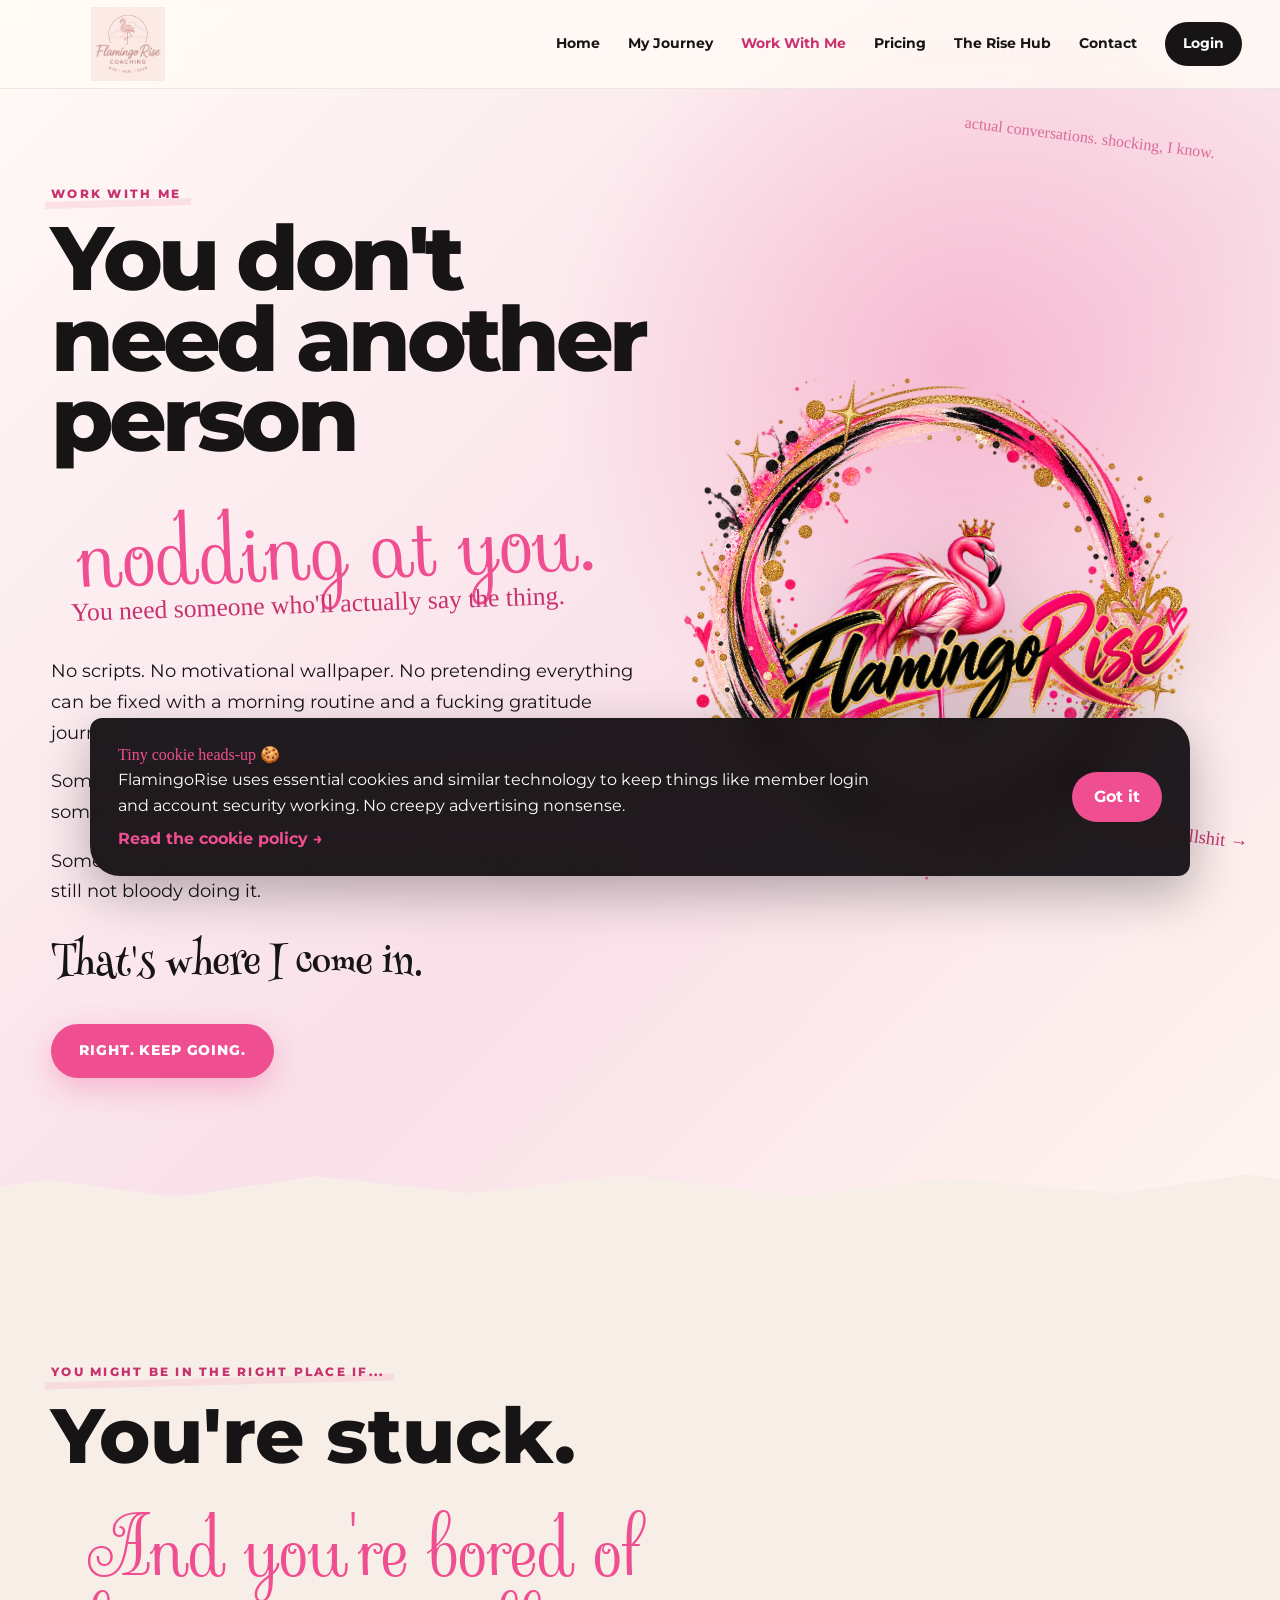
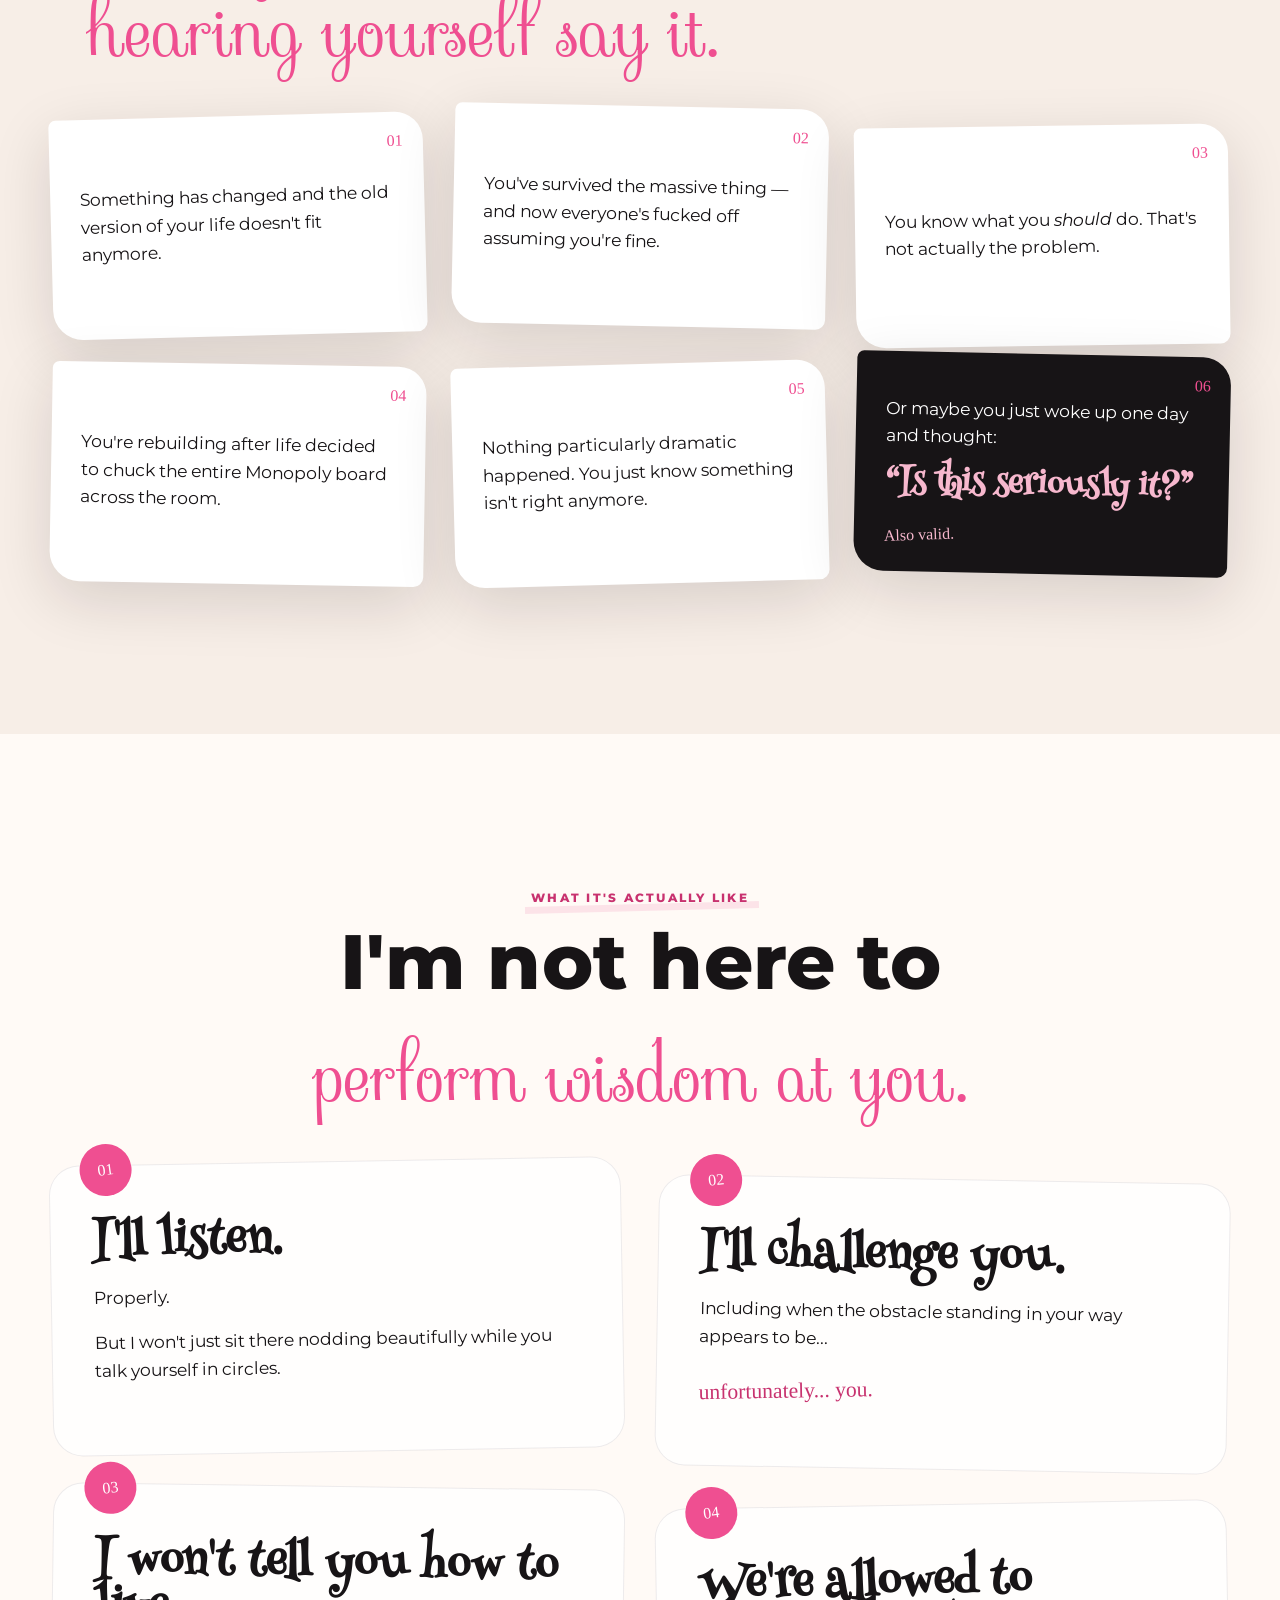
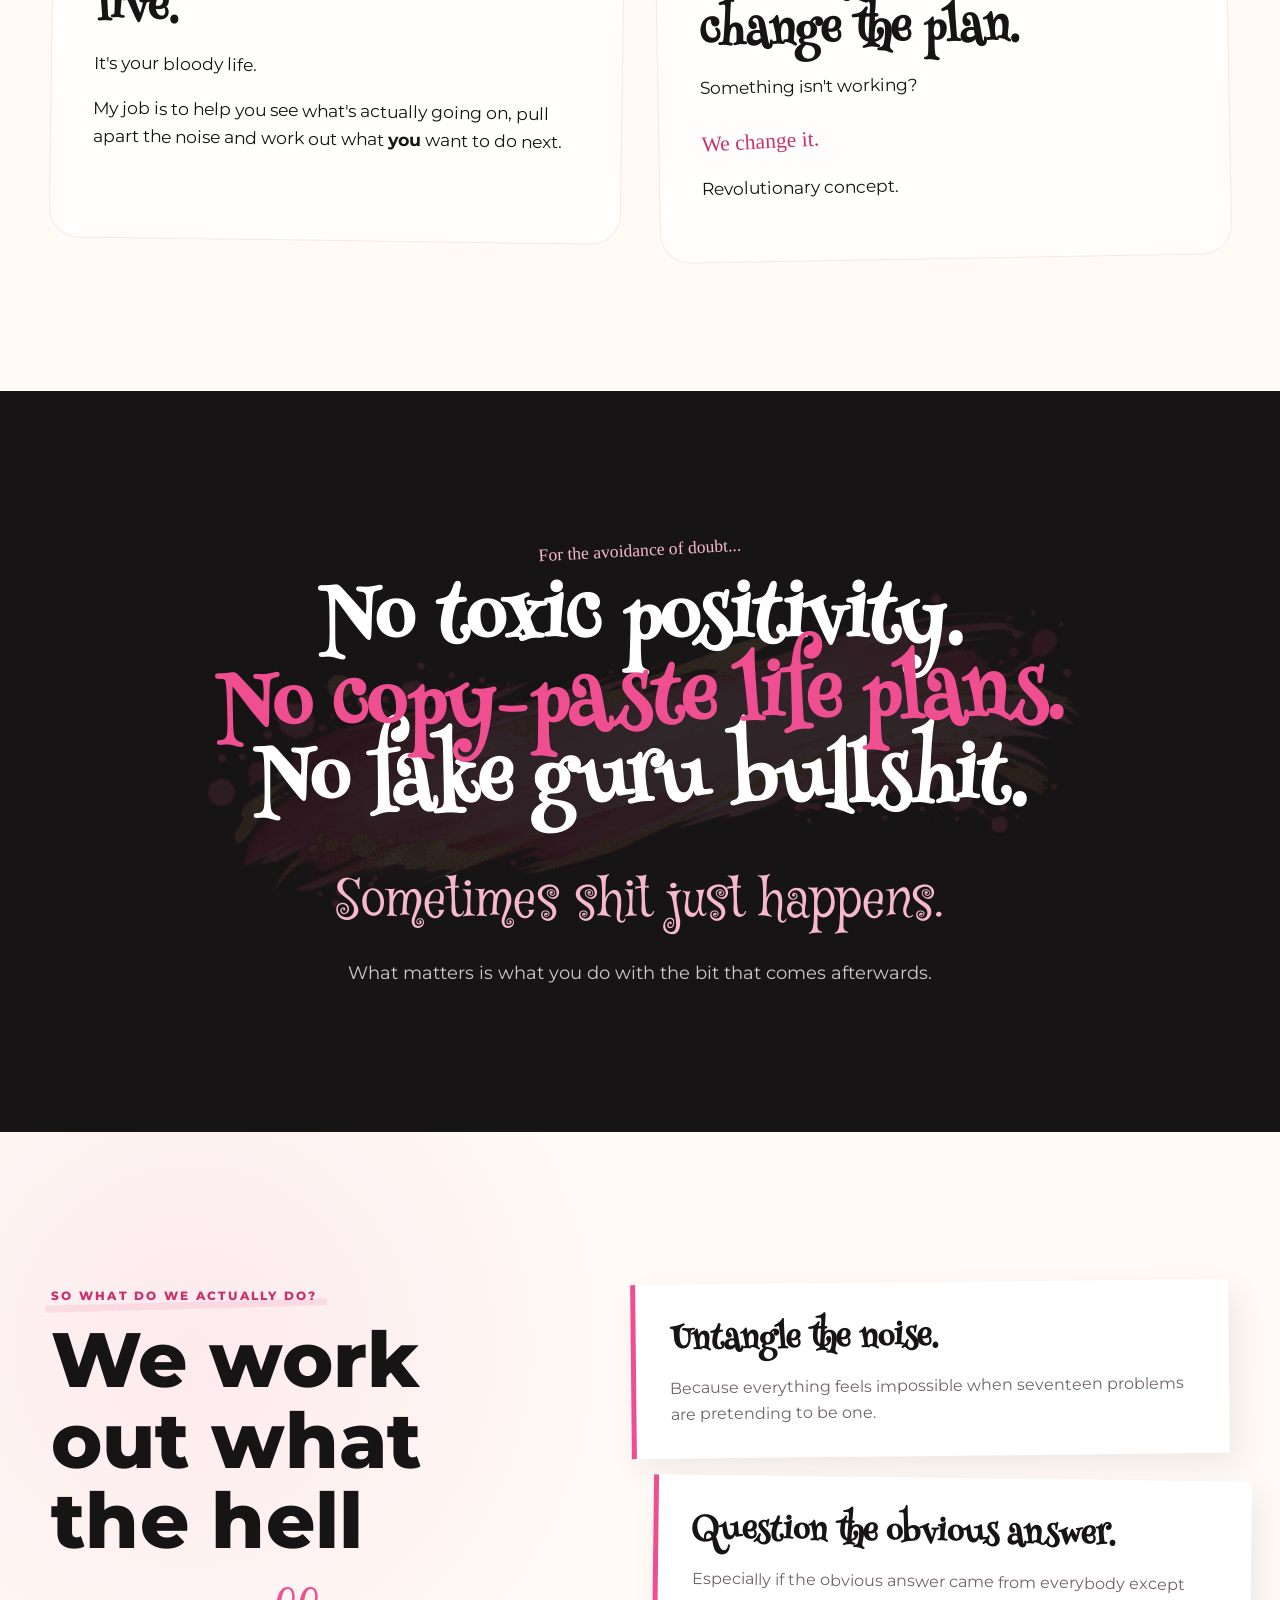
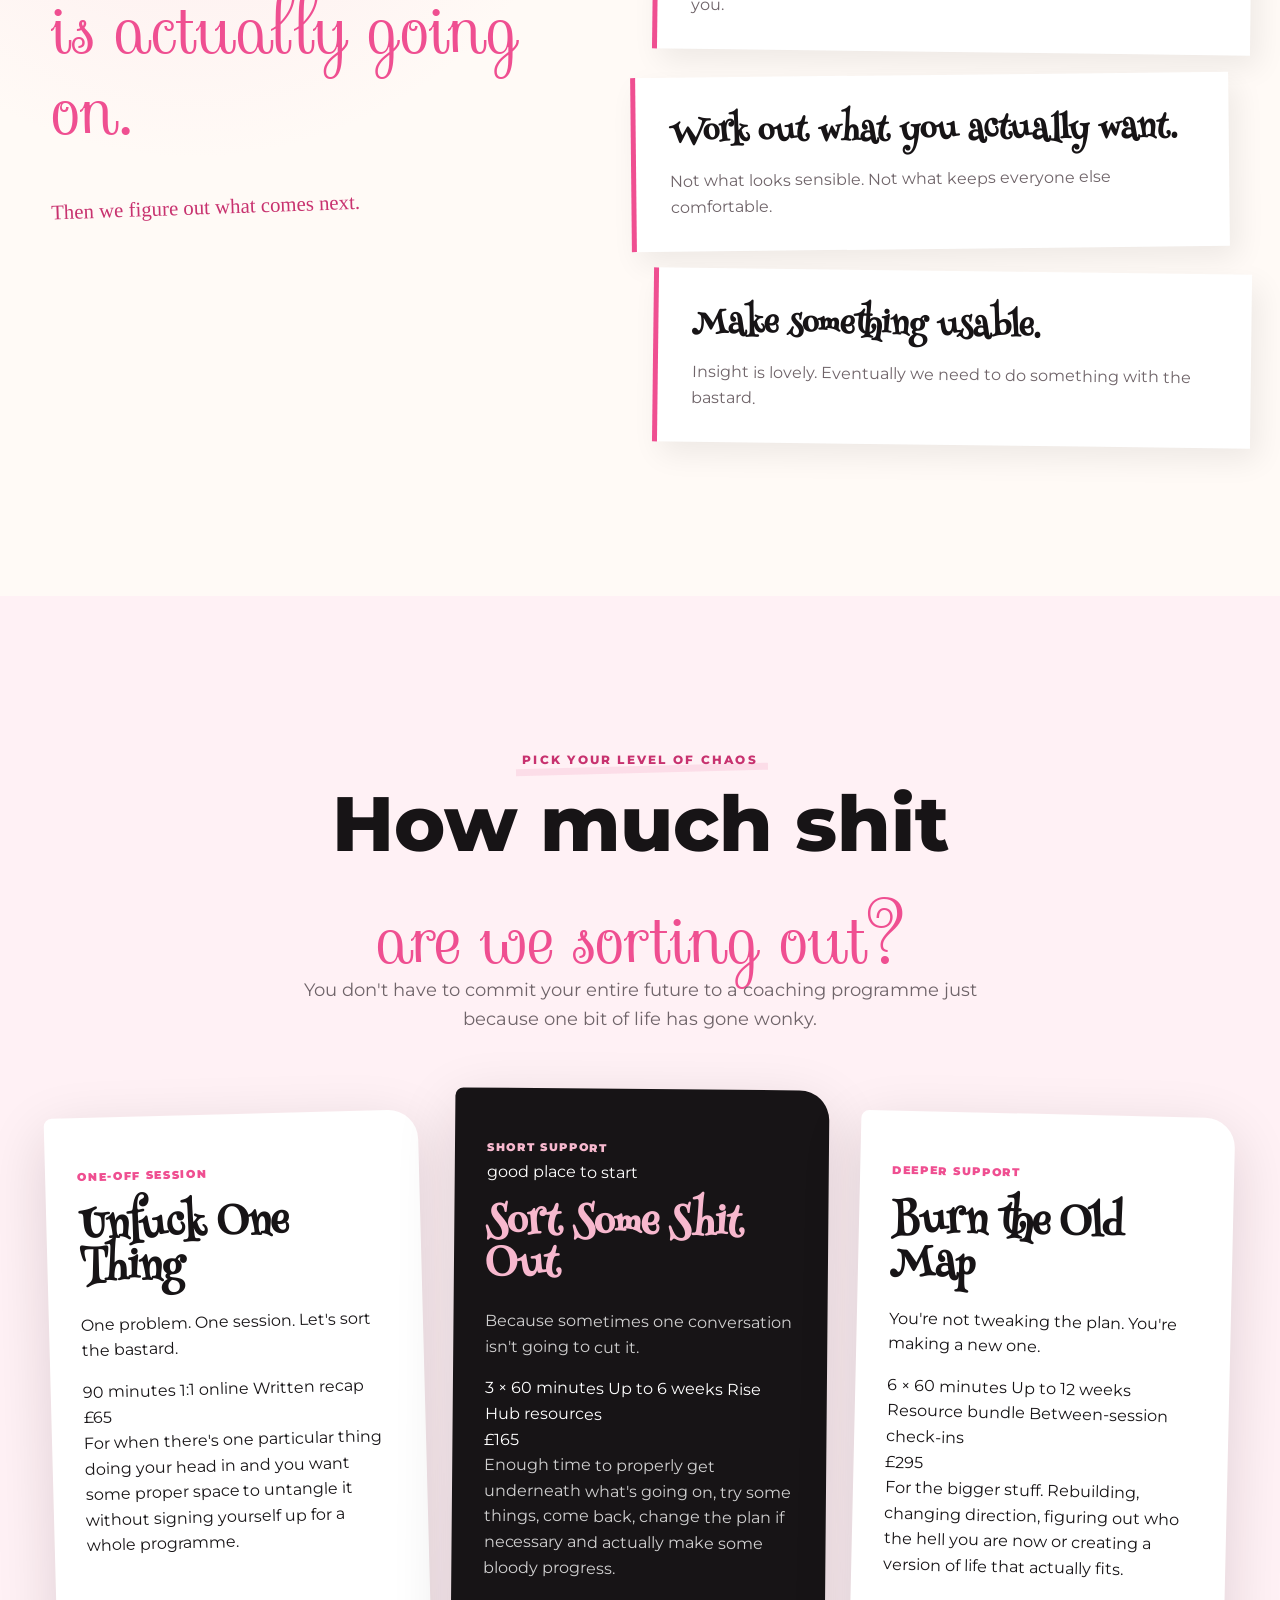
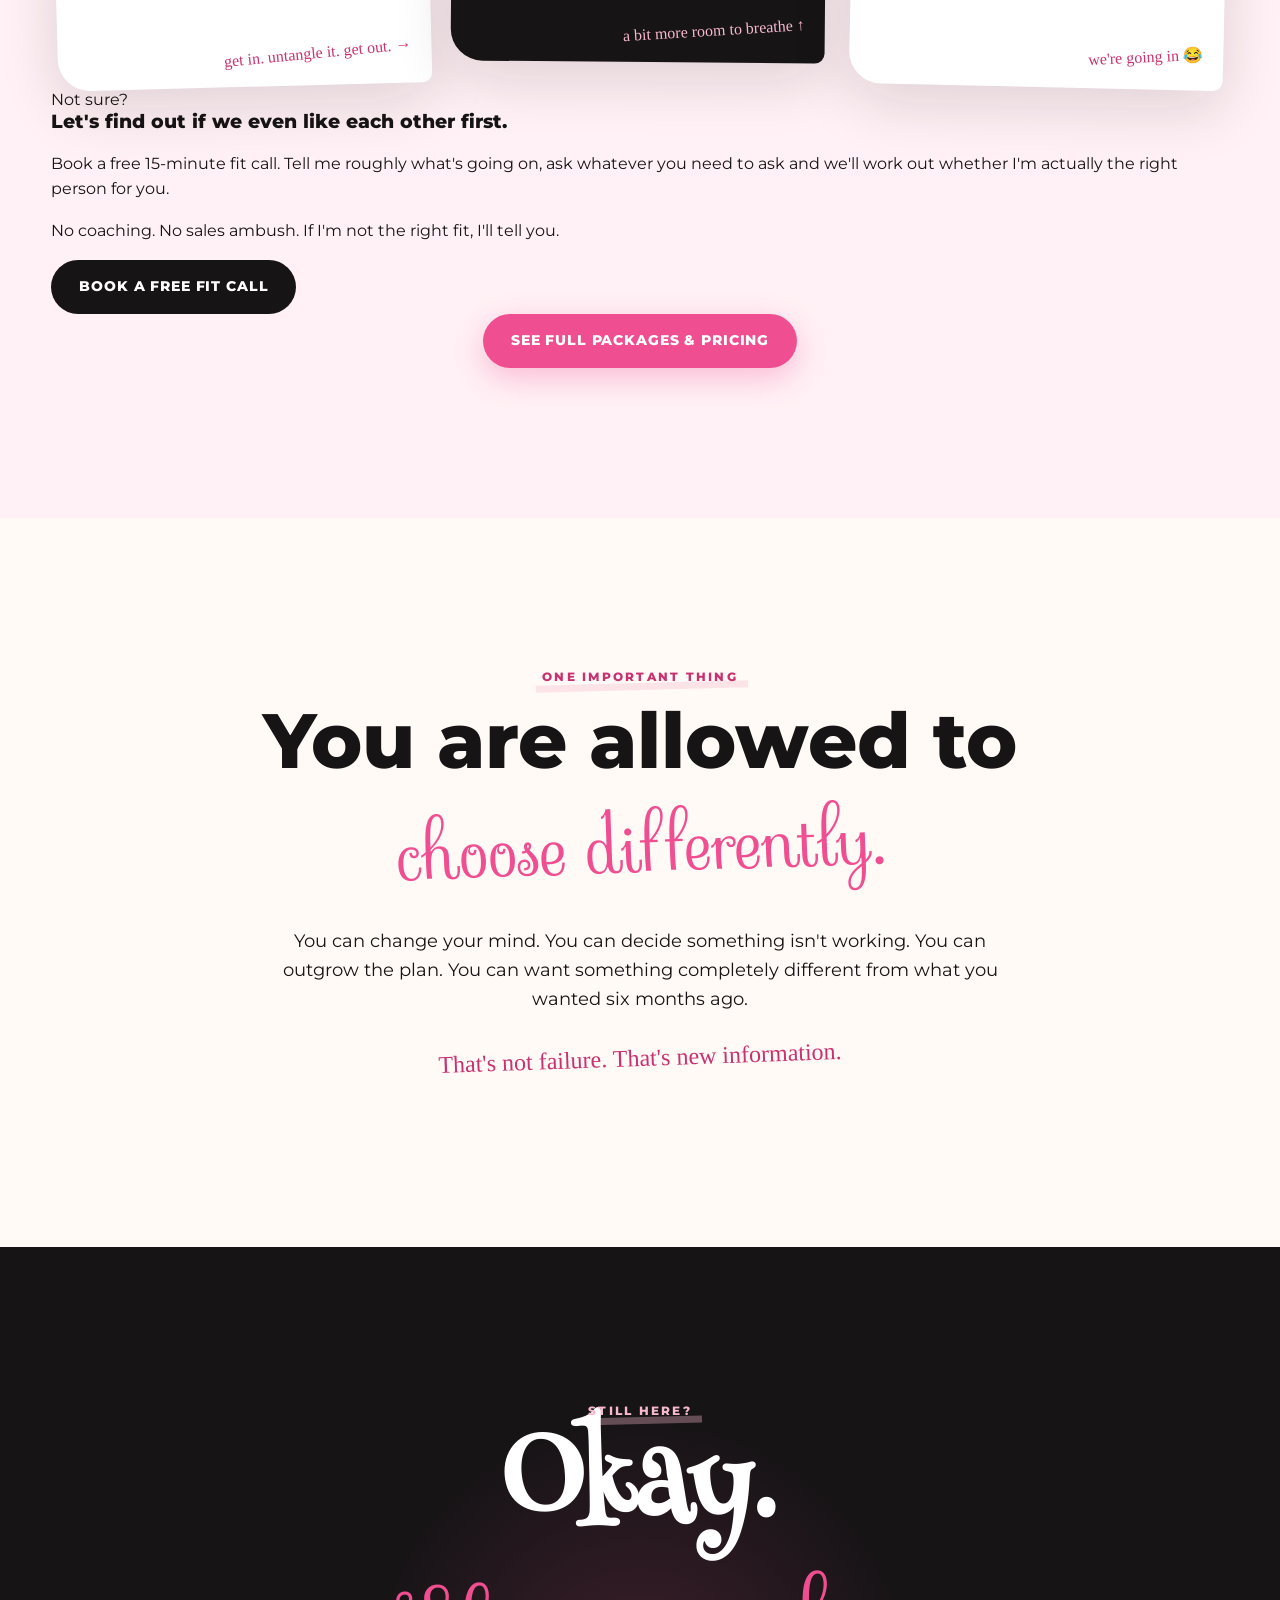
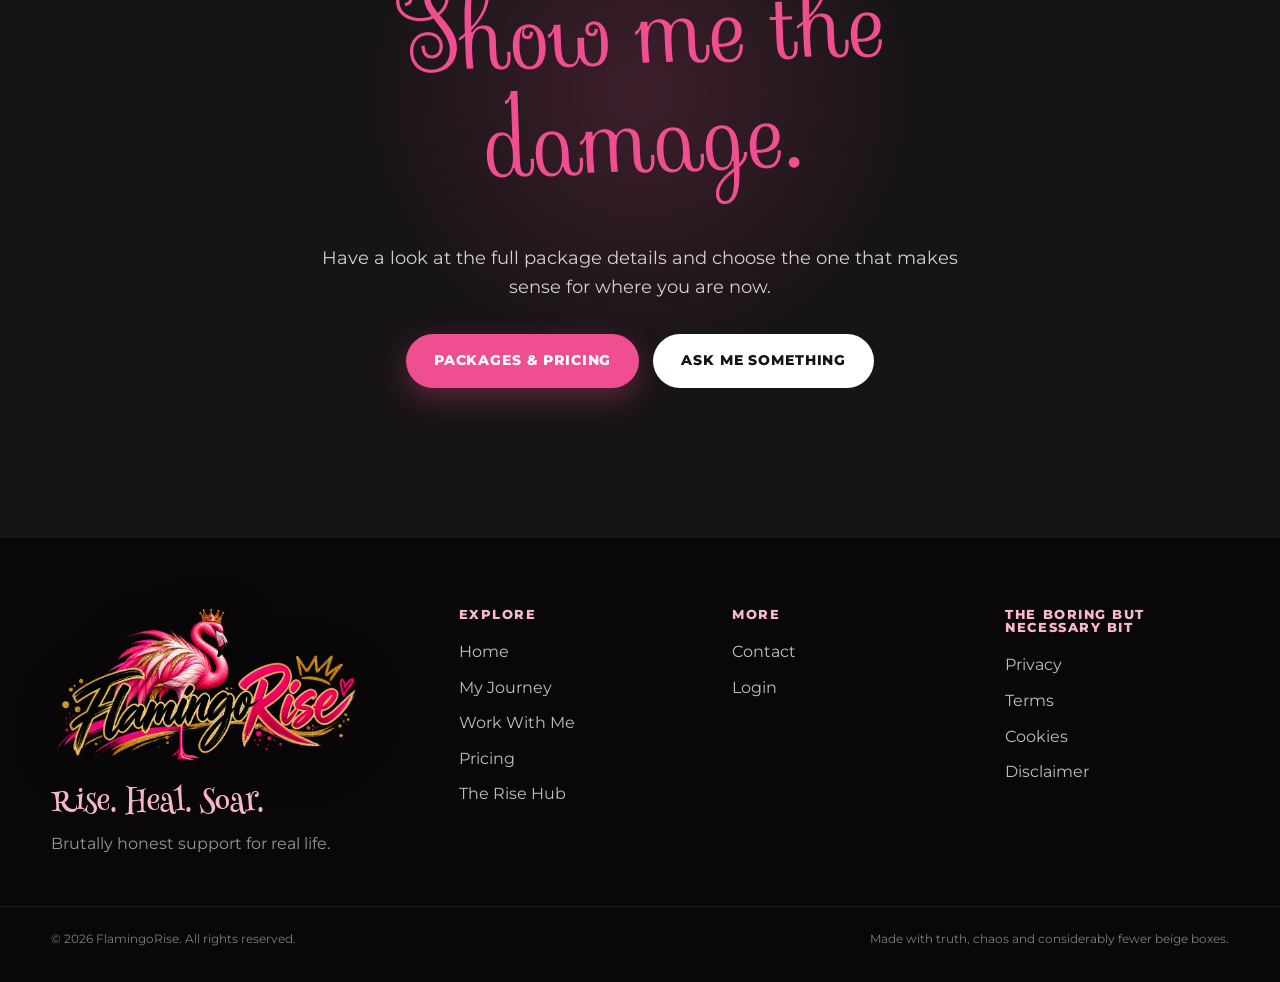
<file: work-with-me.html>
<!DOCTYPE html>
<html lang="en">

<head>
  <meta charset="UTF-8">
  <meta name="viewport" content="width=device-width, initial-scale=1.0">

  <title>Work With Me | FlamingoRise</title>

  <meta
    name="description"
    content="No scripts, no motivational wallpaper and no copy-paste life plans. Honest, individual support for figuring out what the hell comes next."
  >

  <link rel="stylesheet" href="style.css">
</head>

<body>

  <!-- =====================================================
       HEADER
       ===================================================== -->

  <header class="site-header">

    <div class="nav-container">

      <a href="index.html" class="brand">
        <img src="images/logo.webp" alt="FlamingoRise">
      </a>

      <button
        class="menu-toggle"
        aria-label="Open navigation menu"
        aria-expanded="false"
      >
        <span></span>
        <span></span>
        <span></span>
      </button>

      <nav class="main-nav">

        <a href="index.html">Home</a>

        <a href="about.html">
          My Journey
        </a>

        <a href="work-with-me.html" class="active-link">
          Work With Me
        </a>

        <a href="pricing.html">
          Pricing
        </a>

        <a href="resources.html">
          The Rise Hub
        </a>

        
        <a href="contact.html">
          Contact
        </a>

        <a href="login.html" class="nav-login">
          Login
        </a>

      </nav>

    </div>

  </header>


  <main>

    <!-- =====================================================
         HERO
         ===================================================== -->

    <section class="wwm-hero">

      <div class="wwm-hero-scribble">
        actual conversations. shocking, I know.
      </div>

      <div class="section-shell wwm-hero-grid">

        <div class="wwm-hero-copy">

          <p class="eyebrow">
            Work with me
          </p>

          <h1>
            You don't need another person
            <span>nodding at you.</span>
          </h1>

          <p class="wwm-hero-script">
            You need someone who'll actually say the thing.
          </p>

          <div class="wwm-hero-text">

            <p>
              No scripts. No motivational wallpaper. No pretending
              everything can be fixed with a morning routine and a
              fucking gratitude journal.
            </p>

            <p>
              Sometimes life goes spectacularly off-plan.
              Sometimes you know something needs to change but
              haven't got a clue what.
            </p>

            <p>
              Sometimes you know exactly what needs to change and
              you're still not bloody doing it.
            </p>

          </div>

          <p class="wwm-hero-ending">
            That's where I come in.
          </p>

          <a href="#who-for" class="button button-primary">
            Right. Keep going.
          </a>

        </div>


        <div class="wwm-hero-art">

          <img
            src="images/rebel-circle.png"
            alt=""
            class="wwm-circle"
          >

          <img
            src="images/logo-primary.png"
            alt="FlamingoRise"
            class="wwm-diva"
          >

          <span class="wwm-art-note">
            no beige bullshit →
          </span>

        </div>

      </div>

    </section>


    <!-- =====================================================
         WHO THIS IS FOR
         ===================================================== -->

    <section class="wwm-who" id="who-for">

      <div class="section-shell">

        <div class="section-heading">

          <p class="eyebrow">
            You might be in the right place if...
          </p>

          <h2>
            You're stuck.
            <span>And you're bored of hearing yourself say it.</span>
          </h2>

        </div>


        <div class="wwm-who-grid">

          <article class="wwm-who-card">
            <span>01</span>

            <p>
              Something has changed and the old version of your life
              doesn't fit anymore.
            </p>
          </article>


          <article class="wwm-who-card">
            <span>02</span>

            <p>
              You've survived the massive thing — and now everyone's
              fucked off assuming you're fine.
            </p>
          </article>


          <article class="wwm-who-card">
            <span>03</span>

            <p>
              You know what you <em>should</em> do.
              That's not actually the problem.
            </p>
          </article>


          <article class="wwm-who-card">
            <span>04</span>

            <p>
              You're rebuilding after life decided to chuck the entire
              Monopoly board across the room.
            </p>
          </article>


          <article class="wwm-who-card">
            <span>05</span>

            <p>
              Nothing particularly dramatic happened.
              You just know something isn't right anymore.
            </p>
          </article>


          <article class="wwm-who-card wwm-who-card-feature">

            <span>06</span>

            <p>
              Or maybe you just woke up one day and thought:
            </p>

            <strong>
              “Is this seriously it?”
            </strong>

            <small>
              Also valid.
            </small>

          </article>

        </div>

      </div>

    </section>


    <!-- =====================================================
         WHAT WORKING WITH ME IS LIKE
         ===================================================== -->

    <section class="wwm-reality">

      <div class="section-shell">

        <div class="section-heading centered">

          <p class="eyebrow">
            What it's actually like
          </p>

          <h2>
            I'm not here to
            <span>perform wisdom at you.</span>
          </h2>

        </div>


        <div class="wwm-reality-grid">

          <article>

            <div class="wwm-number">
              01
            </div>

            <h3>
              I'll listen.
            </h3>

            <p>
              Properly.
            </p>

            <p>
              But I won't just sit there nodding beautifully while
              you talk yourself in circles.
            </p>

          </article>


          <article>

            <div class="wwm-number">
              02
            </div>

            <h3>
              I'll challenge you.
            </h3>

            <p>
              Including when the obstacle standing in your way
              appears to be...
            </p>

            <p class="wwm-oops">
              unfortunately... you.
            </p>

          </article>


          <article>

            <div class="wwm-number">
              03
            </div>

            <h3>
              I won't tell you how to live.
            </h3>

            <p>
              It's your bloody life.
            </p>

            <p>
              My job is to help you see what's actually going on,
              pull apart the noise and work out what
              <strong>you</strong> want to do next.
            </p>

          </article>


          <article>

            <div class="wwm-number">
              04
            </div>

            <h3>
              We're allowed to change the plan.
            </h3>

            <p>
              Something isn't working?
            </p>

            <p class="wwm-oops">
              We change it.
            </p>

            <p>
              Revolutionary concept.
            </p>

          </article>

        </div>

      </div>

    </section>


    <!-- =====================================================
         NOPE
         ===================================================== -->

    <section class="wwm-nope">

      <img
        src="images/pink-brush-stroke.png"
        alt=""
        class="wwm-nope-brush"
      >

      <div class="section-shell centered wwm-nope-inner">

        <p class="wwm-nope-small">
          For the avoidance of doubt...
        </p>

        <h2>
          No toxic positivity.
          <span>No copy-paste life plans.</span>
          No fake guru bullshit.
        </h2>

        <p class="wwm-nope-script">
          Sometimes shit just happens.
        </p>

        <p class="wwm-nope-ending">
          What matters is what you do with the bit that comes afterwards.
        </p>

      </div>

    </section>


    <!-- =====================================================
         WHAT DO WE ACTUALLY DO?
         ===================================================== -->

    <section class="wwm-do">

      <div class="section-shell wwm-do-grid">

        <div class="wwm-do-heading">

          <p class="eyebrow">
            So what do we actually do?
          </p>

          <h2>
            We work out what the hell
            <span>is actually going on.</span>
          </h2>

          <p>
            Then we figure out what comes next.
          </p>

        </div>


        <div class="wwm-do-list">

          <div class="wwm-do-item">

            <strong>
              Untangle the noise.
            </strong>

            <span>
              Because everything feels impossible when seventeen
              problems are pretending to be one.
            </span>

          </div>


          <div class="wwm-do-item">

            <strong>
              Question the obvious answer.
            </strong>

            <span>
              Especially if the obvious answer came from everybody
              except you.
            </span>

          </div>


          <div class="wwm-do-item">

            <strong>
              Work out what you actually want.
            </strong>

            <span>
              Not what looks sensible. Not what keeps everyone else
              comfortable.
            </span>

          </div>


          <div class="wwm-do-item">

            <strong>
              Make something usable.
            </strong>

            <span>
              Insight is lovely. Eventually we need to do something
              with the bastard.
            </span>

          </div>

        </div>

      </div>

    </section>


    <!-- =====================================================
         WAYS TO WORK — FINAL LAUNCH OFFERS
         ===================================================== -->

    <section class="wwm-ways">

      <div class="section-shell">

        <div class="section-heading centered">

          <p class="eyebrow">
            Pick your level of chaos
          </p>

          <h2>
            How much shit
            <span>are we sorting out?</span>
          </h2>

          <p>
            You don't have to commit your entire future to a coaching
            programme just because one bit of life has gone wonky.
          </p>

        </div>


        <div class="wwm-ways-grid">

          <!-- UNFUCK ONE THING -->

          <article class="wwm-way-card">

            <span class="wwm-way-label">
              One-off session
            </span>

            <h3>
              Unfuck One Thing
            </h3>

            <p class="wwm-way-tagline">
              One problem. One session. Let's sort the bastard.
            </p>

            <div class="wwm-mini-details">

              <span>
                90 minutes
              </span>

              <span>
                1:1 online
              </span>

              <span>
                Written recap
              </span>

            </div>

            <div class="wwm-mini-price">
              £65
            </div>

            <p>
              For when there's one particular thing doing your head in
              and you want some proper space to untangle it without
              signing yourself up for a whole programme.
            </p>

            <div class="wwm-way-note">
              get in. untangle it. get out. →
            </div>

          </article>


          <!-- SORT SOME SHIT OUT -->

          <article class="wwm-way-card wwm-way-card-main">

            <span class="wwm-way-label">
              Short support
            </span>

            <div class="wwm-popular">
              good place to start
            </div>

            <h3>
              Sort Some Shit Out
            </h3>

            <p class="wwm-way-tagline">
              Because sometimes one conversation isn't going to cut it.
            </p>

            <div class="wwm-mini-details">

              <span>
                3 × 60 minutes
              </span>

              <span>
                Up to 6 weeks
              </span>

              <span>
                Rise Hub resources
              </span>

            </div>

            <div class="wwm-mini-price">
              £165
            </div>

            <p>
              Enough time to properly get underneath what's going on,
              try some things, come back, change the plan if necessary
              and actually make some bloody progress.
            </p>

            <div class="wwm-way-note">
              a bit more room to breathe ↑
            </div>

          </article>


          <!-- BURN THE OLD MAP -->

          <article class="wwm-way-card">

            <span class="wwm-way-label">
              Deeper support
            </span>

            <h3>
              Burn the Old Map
            </h3>

            <p class="wwm-way-tagline">
              You're not tweaking the plan. You're making a new one.
            </p>

            <div class="wwm-mini-details">

              <span>
                6 × 60 minutes
              </span>

              <span>
                Up to 12 weeks
              </span>

              <span>
                Resource bundle
              </span>

              <span>
                Between-session check-ins
              </span>

            </div>

            <div class="wwm-mini-price">
              £295
            </div>

            <p>
              For the bigger stuff. Rebuilding, changing direction,
              figuring out who the hell you are now or creating a
              version of life that actually fits.
            </p>

            <div class="wwm-way-note">
              we're going in 😂
            </div>

          </article>

        </div>


        <!-- FREE FIT CALL -->

        <div class="wwm-fit-call">

          <div>

            <span class="wwm-fit-label">
              Not sure?
            </span>

            <h3>
              Let's find out if we even like each other first.
            </h3>

            <p>
              Book a free 15-minute fit call. Tell me roughly what's
              going on, ask whatever you need to ask and we'll work
              out whether I'm actually the right person for you.
            </p>

            <p class="wwm-fit-warning">
              No coaching. No sales ambush. If I'm not the right fit,
              I'll tell you.
            </p>

          </div>

          <a href="contact.html" class="button button-dark">
            Book a free fit call
          </a>

        </div>


        <div class="wwm-pricing-action">

          <a href="pricing.html" class="button button-primary">
            See full packages & pricing
          </a>

        </div>

      </div>

    </section>


    <!-- =====================================================
         CHOICE
         ===================================================== -->

    <section class="wwm-choice">

      <div class="section-shell narrow centered">

        <p class="eyebrow">
          One important thing
        </p>

        <h2>
          You are allowed to
          <span>choose differently.</span>
        </h2>

        <p>
          You can change your mind.
          You can decide something isn't working.
          You can outgrow the plan.
          You can want something completely different from what you
          wanted six months ago.
        </p>

        <p class="wwm-choice-script">
          That's not failure. That's new information.
        </p>

      </div>

    </section>


    <!-- =====================================================
         FINAL CTA
         ===================================================== -->

    <section class="wwm-final">

      <div class="section-shell narrow centered">

        <p class="eyebrow">
          Still here?
        </p>

        <h2>
          Okay.
          <span>Show me the damage.</span>
        </h2>

        <p>
          Have a look at the full package details and choose the one
          that makes sense for where you are now.
        </p>

        <div class="final-actions">

          <a href="pricing.html" class="button button-primary">
            Packages & pricing
          </a>

          <a href="contact.html" class="button button-light">
            Ask me something
          </a>

        </div>

      </div>

    </section>

  </main>


  <!-- =====================================================
       FOOTER
       ===================================================== -->

  <footer class="site-footer">

    <div class="section-shell footer-grid">

      <div class="footer-brand">

        <img
          src="images/logo-primary.png"
          alt="FlamingoRise"
        >

        <p>
          Rise. Heal. Soar.
        </p>

        <span>
          Brutally honest support for real life.
        </span>

      </div>


      <div class="footer-column">

        <h3>
          Explore
        </h3>

        <a href="index.html">
          Home
        </a>

        <a href="about.html">
          My Journey
        </a>

        <a href="work-with-me.html">
          Work With Me
        </a>

        <a href="pricing.html">
          Pricing
        </a>

        <a href="resources.html">
          The Rise Hub
        </a>

      </div>


      <div class="footer-column">

        <h3>
          More
        </h3>

       

        <a href="contact.html">
          Contact
        </a>

        <a href="login.html">
          Login
        </a>

      </div>


     <div class="footer-column">

  <h3>The boring but necessary bit</h3>

  <a href="privacy.html">Privacy</a>
  <a href="terms.html">Terms</a>
  <a href="cookies.html">Cookies</a>
  <a href="disclaimer.html">Disclaimer</a>

</div>

    </div>


    <div class="footer-bottom">

      <p>
        © <span id="year"></span> FlamingoRise.
        All rights reserved.
      </p>

      <p>
        Made with truth, chaos and considerably fewer beige boxes.
      </p>

    </div>

  </footer>


  <script src="script.js"></script>

</body>

</html>
</file>
<file: style.css>
@import url('https://fonts.googleapis.com/css2?family=Crafty+Girls&family=Henny+Penny&family=Montserrat:ital,wght@0,400;0,500;0,600;0,700;0,800;0,900;1,400;1,600&family=Mystery+Quest&family=Sevillana&display=swap');
:root {
  --pink: #ef4f91;
  --pink-soft: #f7b8ce;
  --pink-pale: #fdebf2;
  --rose: #c8326f;
  --cream: #fffaf6;
  --cream-deep: #f7eee7;
  --charcoal: #171416;
  --black: #0f0d0e;
  --gold: #c79a43;
  --white: #ffffff;
  --muted: #6f6469;

  --max-width: 1180px;
  --radius: 28px;
  --shadow: 0 18px 60px rgba(25, 15, 20, 0.14);
}

* {
  box-sizing: border-box;
}

html {
  scroll-behavior: smooth;
}

body {
  margin: 0;
 font-family: "Montserrat", sans-serif;
  background: var(--cream);
  color: var(--charcoal);
  line-height: 1.6;
  overflow-x: hidden;
}

img {
  max-width: 100%;
  display: block;
}

a {
  color: inherit;
  text-decoration: none;
}

button,
a {
  -webkit-tap-highlight-color: transparent;
}

.section-shell {
  width: min(92%, var(--max-width));
  margin: 0 auto;
}

.section-shell.narrow {
  width: min(90%, 820px);
}

.centered {
  text-align: center;
}

.eyebrow {
  margin: 0 0 14px;
  font-family: Arial, Helvetica, sans-serif;
  font-size: 0.78rem;
  font-weight: 800;
  letter-spacing: 0.18em;
  text-transform: uppercase;
  color: var(--rose);
}

h1,
h2,
h3,
p {
  margin-top: 0;
}
/* =========================
   FLAMINGORISE TYPOGRAPHY
   ========================= */

/* Main readable headings */
h1,
h2,
h3 {
  font-family: "Montserrat", sans-serif;
  font-weight: 800;
}

/* Navigation, buttons, labels */
.main-nav,
.button,
.eyebrow,
.pathway-label,
.vb-label,
.hub-tags,
.footer-column h3 {
  font-family: "Montserrat", sans-serif;
}

/* Hero: strong statement + soft rebellion */
.hero h1 {
  font-family: "Montserrat", sans-serif;
  font-weight: 900;
  letter-spacing: -0.045em;
}

.hero h1 span {
  font-family: "Sevillana", cursive;
  font-weight: 400;
  text-transform: none;
  letter-spacing: 0;
  font-size: 1.15em;
  line-height: 0.9;
}

.hero h2 {
  font-family: "Montserrat", sans-serif;
  font-weight: 700;
}

.hero h2 span {
  font-family: "Sevillana", cursive;
  font-weight: 400;
  font-size: 1.2em;
}

/* Big personality moments */
.rhs-heading h2,
.rhs-card h3,
.pathway-content h3,
.final-cta h2 {
  font-family: "Henny Penny", cursive;
  font-weight: 400;
}

/* Welcome: soft contrast */
.welcome-section h2 {
  font-family: "Montserrat", sans-serif;
  font-weight: 900;
}

.welcome-section h2 span {
  font-family: "Sevillana", cursive;
  font-weight: 400;
  text-transform: none;
}

/* Pathway heading gets a little personality */
.section-heading h2 span {
  font-family: "Sevillana", cursive;
  font-weight: 400;
  display: block;
  margin-top: 8px;
}

/* About */
.about-copy h2 {
  font-family: "Montserrat", sans-serif;
  font-weight: 900;
}

.about-copy h2 span {
  font-family: "Sevillana", cursive;
  font-weight: 400;
  display: block;
  font-size: 1.1em;
}

/* Rise Hub */
.rise-hub-copy h3 {
  font-family: "Henny Penny", cursive;
  font-weight: 400;
}

/* Soft section */
.soft-section h2 span {
  font-family: "Sevillana", cursive;
  font-weight: 400;
  display: block;
  font-size: 1.15em;
}

/* Scribbled human notes */
.rebel-quote-copy span {
  font-family: "Crafty Girls", cursive;
  font-style: normal;
  font-size: clamp(1.1rem, 2vw, 1.6rem);
  transform: rotate(-2deg);
}

/* Brutal quote */
.rebel-quote-copy p {
  font-family: "Mystery Quest", cursive;
  font-weight: 400;
  letter-spacing: 0.02em;
}

/* Final statement */
.final-cta h3 {
  font-family: "Sevillana", cursive;
  font-weight: 400;
  line-height: 1.05;
}

h1,
h2,
h3 {
  line-height: 1.05;
}

h2 {
  font-size: clamp(2.4rem, 6vw, 5rem);
}

h2 span {
  color: var(--pink);
}

.button {
  display: inline-flex;
  align-items: center;
  justify-content: center;
  min-height: 54px;
  padding: 0 28px;
  border-radius: 999px;
  font-family: Arial, Helvetica, sans-serif;
  font-weight: 800;
  font-size: 0.9rem;
  letter-spacing: 0.06em;
  text-transform: uppercase;
  transition: 0.25s ease;
}

.button:hover {
  transform: translateY(-2px);
}

.button-primary {
  background: var(--pink);
  color: var(--white);
  box-shadow: 0 10px 30px rgba(239, 79, 145, 0.32);
}

.button-primary:hover {
  background: var(--rose);
}

.button-secondary {
  border: 2px solid rgba(255,255,255,0.85);
  color: var(--white);
  background: rgba(17, 12, 15, 0.18);
  backdrop-filter: blur(8px);
}

.button-dark {
  background: var(--charcoal);
  color: var(--white);
}

.button-light {
  background: var(--white);
  color: var(--charcoal);
}

.text-link {
  font-family: Arial, Helvetica, sans-serif;
  font-weight: 800;
  color: var(--rose);
}

/* HEADER */

.site-header {
  position: fixed;
  top: 0;
  left: 0;
  width: 100%;
  z-index: 1000;
  background: rgba(255, 250, 246, 0.82);
  backdrop-filter: blur(14px);
  border-bottom: 1px solid rgba(20, 15, 18, 0.08);
}

.nav-container {
  width: min(94%, 1240px);
  margin: 0 auto;
  min-height: 88px;
  display: flex;
  align-items: center;
  justify-content: space-between;
  gap: 30px;
}

.brand img {
  width: 180px;
  max-height: 74px;
  object-fit: contain;
}

.main-nav {
  display: flex;
  align-items: center;
  gap: 28px;
  font-family: Arial, Helvetica, sans-serif;
  font-size: 0.9rem;
  font-weight: 700;
}

.main-nav a {
  position: relative;
}

.main-nav a:not(.nav-login)::after {
  content: "";
  position: absolute;
  left: 0;
  bottom: -5px;
  width: 0;
  height: 2px;
  background: var(--pink);
  transition: 0.25s ease;
}

.main-nav a:hover::after {
  width: 100%;
}

.nav-login {
  padding: 10px 18px;
  border-radius: 999px;
  background: var(--charcoal);
  color: var(--white);
}

.menu-toggle {
  display: none;
  border: 0;
  background: transparent;
  padding: 8px;
}

.menu-toggle span {
  display: block;
  width: 27px;
  height: 2px;
  background: var(--charcoal);
  margin: 6px 0;
}

/* HERO */

.hero {
  min-height: 100vh;
  position: relative;
  display: flex;
  align-items: center;
  background:
    linear-gradient(
      90deg,
      rgba(10, 8, 9, 0.73) 0%,
      rgba(10, 8, 9, 0.58) 34%,
      rgba(10, 8, 9, 0.10) 72%
    ),
   url("images/hero-flamingo.webp") center center / cover no-repeat;
  padding: 160px 6vw 90px;
  color: var(--white);
}

.hero-content {
  position: relative;
  z-index: 2;
  max-width: 760px;
}

.hero-kicker {
  font-family: Arial, Helvetica, sans-serif;
  text-transform: uppercase;
  letter-spacing: 0.16em;
  font-size: 0.8rem;
  font-weight: 900;
  margin-bottom: 22px;
  color: #ffd7e5;
}

.hero h1 {
  font-size: clamp(3.8rem, 8vw, 7.5rem);
  margin-bottom: 12px;
  text-transform: uppercase;
}

.hero h1 span {
  display: block;
  color: var(--pink-soft);
}

.hero h2 {
  font-size: clamp(2rem, 4vw, 4.2rem);
  margin-bottom: 26px;
  color: var(--white);
}

.hero h2 span {
  color: #ff7fb2;
}

.hero-copy {
  max-width: 670px;
  font-size: clamp(1.05rem, 1.8vw, 1.35rem);
  margin-bottom: 34px;
  color: rgba(255,255,255,0.92);
}

.hero-actions {
  display: flex;
  flex-wrap: wrap;
  gap: 14px;
}

.hero-scroll {
  position: absolute;
  left: 50%;
  bottom: 22px;
  transform: translateX(-50%);
  font-family: Arial, Helvetica, sans-serif;
  text-transform: uppercase;
  letter-spacing: 0.14em;
  font-size: 0.65rem;
  color: rgba(255,255,255,0.78);
  text-align: center;
}

.scroll-line {
  width: 1px;
  height: 34px;
  margin: 8px auto 0;
  background: rgba(255,255,255,0.55);
}

/* WELCOME */

.welcome-section {
  position: relative;
  padding: 120px 0;
  background:
    radial-gradient(circle at top right, rgba(247,184,206,0.30), transparent 32%),
    var(--cream);
}

.welcome-section h2 {
  margin-bottom: 36px;
}

.welcome-section h2 span {
  display: block;
  font-size: 0.62em;
  margin-top: 14px;
}

.welcome-copy {
  font-size: 1.2rem;
}

.welcome-copy p {
  margin-bottom: 20px;
}

.welcome-highlight {
  font-size: 1.5rem;
  font-style: italic;
  color: var(--rose);
}

.welcome-ending {
  padding: 24px 28px;
  margin-top: 32px;
  background: var(--pink-pale);
  border-left: 5px solid var(--pink);
  border-radius: 0 18px 18px 0;
}

.decor-heart {
  position: absolute;
  width: 240px;
  right: -40px;
  bottom: 15px;
  opacity: 0.3;
  transform: rotate(-10deg);
  pointer-events: none;
}

/* RISE HEAL SOAR */

.rhs-section {
  padding: 110px 0;
  background: var(--cream-deep);
}

.rhs-heading {
  text-align: center;
  margin-bottom: 60px;
}

.rhs-grid {
  display: grid;
  grid-template-columns: repeat(3, 1fr);
  gap: 28px;
}

.rhs-card {
  position: relative;
  text-align: center;
  padding: 38px 26px 34px;
  background: rgba(255,255,255,0.74);
  border: 1px solid rgba(30,20,25,0.08);
  border-radius: var(--radius);
  box-shadow: var(--shadow);
  overflow: hidden;
}

.rhs-card:nth-child(2) {
  transform: translateY(-16px);
}

.rhs-image-wrap {
  height: 210px;
  display: flex;
  justify-content: center;
  align-items: center;
}

.rhs-image-wrap img {
  max-height: 190px;
  width: auto;
}

.rhs-card h3 {
  font-size: 2.8rem;
  margin: 10px 0 14px;
}

.rhs-card p {
  font-size: 1.1rem;
}

.rhs-card strong {
  display: block;
  color: var(--rose);
}

/* REBEL BREAK */

.rebel-break {
  position: relative;
  padding: 90px 20px;
  background: var(--charcoal);
  overflow: hidden;
}

.rebel-break::before,
.rebel-break::after {
  content: "";
  position: absolute;
  left: -5%;
  width: 110%;
  height: 42px;
  background: url("images/torn-paper-divider.png") center / cover no-repeat;
}

.rebel-break::before {
  top: -18px;
}

.rebel-break::after {
  bottom: -18px;
  transform: rotate(180deg);
}

.rebel-quote-wrap {
  position: relative;
  width: min(95%, 1000px);
  margin: 0 auto;
}

.rebel-banner {
  width: 100%;
}

.rebel-quote-copy {
  position: absolute;
  inset: 0;
  display: flex;
  flex-direction: column;
  align-items: center;
  justify-content: center;
  padding: 8% 13%;
  text-align: center;
  color: var(--white);
}

.rebel-quote-copy p {
  font-family: Arial, Helvetica, sans-serif;
  font-size: clamp(1.6rem, 3vw, 3rem);
  line-height: 1.1;
  font-weight: 900;
  text-transform: uppercase;
  margin-bottom: 8px;
}

.rebel-quote-copy span {
  color: var(--pink-soft);
  font-style: italic;
  font-size: 1.2rem;
}

/* PATHWAYS */

.pathways-section {
  padding: 120px 0;
  background: var(--cream);
}

.section-heading {
  max-width: 760px;
  margin: 0 auto 58px;
}

.section-heading h2 {
  margin-bottom: 22px;
}

.section-heading p:last-child {
  font-size: 1.15rem;
  color: var(--muted);
}

.pathways-grid {
  display: grid;
  grid-template-columns: repeat(3, 1fr);
  gap: 28px;
}

.pathway-card {
  background: var(--white);
  border-radius: var(--radius);
  overflow: hidden;
  box-shadow: var(--shadow);
  border: 1px solid rgba(30,20,25,0.07);
}

.pathway-image {
  aspect-ratio: 4 / 3;
  overflow: hidden;
}

.pathway-image img {
  width: 100%;
  height: 100%;
  object-fit: cover;
  transition: transform 0.5s ease;
}

.pathway-card:hover .pathway-image img {
  transform: scale(1.04);
}

.pathway-content {
  padding: 28px;
}

.pathway-label {
  font-family: Arial, Helvetica, sans-serif;
  font-size: 0.72rem;
  text-transform: uppercase;
  letter-spacing: 0.14em;
  font-weight: 900;
  color: var(--pink);
}

.pathway-content h3 {
  font-size: 2.3rem;
  margin-bottom: 14px;
}

.pathway-content p {
  color: var(--muted);
}

/* ABOUT */

.about-section {
  position: relative;
  padding: 120px 0;
  background:
    linear-gradient(135deg, #f8dfe9, #fff6f1 55%, #fdeaf3);
  overflow: hidden;
}

.about-grid {
  display: grid;
  grid-template-columns: minmax(0, 0.9fr) minmax(0, 1.1fr);
  gap: 70px;
  align-items: center;
}

.about-visual {
  position: relative;
  min-height: 560px;
}

.about-circle {
  position: absolute;
  inset: 0;
  width: 100%;
  height: 100%;
  object-fit: contain;
  z-index: 1;
}

.about-photo {
  position: absolute;
  width: 66%;
  aspect-ratio: 4 / 5;
  object-fit: cover;
  object-position: center top;
  left: 50%;
  top: 50%;
  transform: translate(-50%, -50%);
  border-radius: 46% 46% 42% 42%;
  z-index: 2;
  box-shadow: 0 20px 70px rgba(30, 15, 22, 0.2);
}

.about-copy h2 {
  margin-bottom: 28px;
}

.about-copy p {
  font-size: 1.13rem;
}

.about-note {
  margin: 28px 0;
  padding: 20px 22px;
  border-left: 4px solid var(--charcoal);
  background: rgba(255,255,255,0.45);
}

.decor-sparks {
  position: absolute;
  width: 310px;
  right: -70px;
  top: 50px;
  opacity: 0.55;
}

/* RISE HUB */

.rise-hub-section {
  padding: 120px 0;
  background: var(--charcoal);
  color: var(--white);
}

.rise-hub-grid {
  display: grid;
  grid-template-columns: 1fr 1fr;
  gap: 70px;
  align-items: center;
}

.rise-hub-section .eyebrow {
  color: var(--pink-soft);
}

.rise-hub-copy h2 {
  color: var(--white);
  margin-bottom: 16px;
}

.rise-hub-copy h3 {
  color: var(--pink-soft);
  font-size: 2rem;
  margin-bottom: 22px;
}

.rise-hub-copy p {
  color: rgba(255,255,255,0.8);
  font-size: 1.1rem;
}

.hub-tags {
  display: flex;
  flex-wrap: wrap;
  gap: 10px;
  margin: 28px 0 34px;
}

.hub-tags span {
  padding: 8px 14px;
  border: 1px solid rgba(255,255,255,0.24);
  border-radius: 999px;
  font-family: Arial, Helvetica, sans-serif;
  font-size: 0.78rem;
}

.rise-hub-visual {
  position: relative;
}

.hub-main-image {
  width: 100%;
  border-radius: var(--radius);
  box-shadow: 0 25px 80px rgba(0,0,0,0.45);
}

.hub-arrow {
  position: absolute;
  width: 190px;
  right: -45px;
  bottom: -40px;
  transform: rotate(7deg);
}

/* SOFT SECTION */

.soft-section {
  position: relative;
  padding: 120px 0;
  background: #fff4f7;
  overflow: hidden;
}

.soft-section h2 {
  position: relative;
  z-index: 2;
}

.soft-section p:last-child {
  font-size: 1.3rem;
  max-width: 690px;
  margin: 20px auto 0;
}

.soft-kicker {
  font-family: Arial, Helvetica, sans-serif;
  font-weight: 900;
  text-transform: uppercase;
  letter-spacing: 0.15em;
  color: var(--rose);
}

.soft-brush {
  position: absolute;
  width: 560px;
  left: 50%;
  top: 50%;
  transform: translate(-50%, -50%) rotate(-4deg);
  opacity: 0.18;
}

/* WIDER SUPPORT */

.wider-support-section {
  padding: 110px 0;
  background: var(--cream);
}

.wider-support-grid {
  display: grid;
  grid-template-columns: 1.2fr 0.8fr;
  gap: 60px;
  align-items: center;
}

.wider-support-grid > div:first-child p:not(.eyebrow) {
  font-size: 1.12rem;
  color: var(--muted);
}

.vb-card {
  background: var(--charcoal);
  color: var(--white);
  border-radius: var(--radius);
  padding: 42px;
  box-shadow: var(--shadow);
}

.vb-label {
  font-family: Arial, Helvetica, sans-serif;
  text-transform: uppercase;
  letter-spacing: 0.14em;
  font-size: 0.7rem;
  color: var(--pink-soft);
}

.vb-card h3 {
  font-size: 2.5rem;
  margin: 14px 0;
}

.vb-card p {
  color: rgba(255,255,255,0.78);
}

.vb-card .text-link {
  color: var(--pink-soft);
}

/* FINAL CTA */

.final-cta {
  position: relative;
  padding: 125px 0;
  background:
    linear-gradient(135deg, #1a1518, #0d0b0c);
  color: var(--white);
  overflow: hidden;
}

.final-cta-copy {
  position: relative;
  z-index: 3;
}

.final-cta h2 {
  font-size: clamp(4rem, 8vw, 7rem);
  color: var(--pink);
  margin-bottom: 8px;
}

.final-cta h3 {
  font-size: clamp(2rem, 4vw, 4rem);
  margin-bottom: 20px;
}

.final-cta p {
  color: rgba(255,255,255,0.8);
  font-size: 1.12rem;
}

.final-actions {
  display: flex;
  justify-content: center;
  flex-wrap: wrap;
  gap: 14px;
  margin-top: 32px;
}

.final-crown {
  position: absolute;
  width: 260px;
  top: 25px;
  left: 50%;
  transform: translateX(-50%) rotate(-5deg);
  opacity: 0.3;
}

.final-black-brush {
  position: absolute;
  width: 780px;
  left: 50%;
  top: 45%;
  transform: translate(-50%, -50%);
  opacity: 0.16;
}

/* FOOTER */

.site-footer {
  background: #090708;
  color: var(--white);
  padding: 70px 0 0;
}

.footer-grid {
  display: grid;
  grid-template-columns: 1.6fr repeat(3, 1fr);
  gap: 50px;
  padding-bottom: 50px;
}

.footer-brand img {
  width: 220px;
  margin-bottom: 18px;
}

.footer-brand p {
  font-size: 1.4rem;
  margin-bottom: 4px;
}

.footer-brand span {
  color: rgba(255,255,255,0.58);
}

.footer-column h3 {
  font-family: Arial, Helvetica, sans-serif;
  font-size: 0.8rem;
  text-transform: uppercase;
  letter-spacing: 0.12em;
  color: var(--pink-soft);
  margin-bottom: 18px;
}

.footer-column a {
  display: block;
  margin-bottom: 10px;
  color: rgba(255,255,255,0.74);
}

.footer-column a:hover {
  color: var(--white);
}

.footer-bottom {
  border-top: 1px solid rgba(255,255,255,0.09);
  padding: 22px 4vw;
  display: flex;
  justify-content: space-between;
  gap: 30px;
  font-family: Arial, Helvetica, sans-serif;
  font-size: 0.75rem;
  color: rgba(255,255,255,0.48);
}

/* RESPONSIVE */

@media (max-width: 980px) {
  .main-nav {
    position: absolute;
    top: 88px;
    left: 0;
    width: 100%;
    display: none;
    flex-direction: column;
    align-items: flex-start;
    gap: 0;
    padding: 20px 6vw 26px;
    background: rgba(255,250,246,0.98);
    border-top: 1px solid rgba(30,20,25,0.08);
  }

  .main-nav a {
    width: 100%;
    padding: 13px 0;
  }

  .main-nav.active {
    display: flex;
  }

  .menu-toggle {
    display: block;
  }

  .rhs-grid,
  .pathways-grid {
    grid-template-columns: 1fr;
  }

  .rhs-card:nth-child(2) {
    transform: none;
  }

  .about-grid,
  .rise-hub-grid,
  .wider-support-grid {
    grid-template-columns: 1fr;
  }

  .about-visual {
    min-height: 500px;
  }

  .rise-hub-grid {
    gap: 45px;
  }

  .footer-grid {
    grid-template-columns: 1fr 1fr;
  }
}

@media (max-width: 700px) {
  .nav-container {
    min-height: 76px;
  }

  .brand img {
    width: 145px;
  }

  .main-nav {
    top: 76px;
  }

  .hero {
    min-height: 95vh;
    padding: 130px 7vw 80px;
    background-position: 58% center;
  }

  .hero h1 {
    font-size: clamp(3rem, 15vw, 5rem);
  }

  .hero h2 {
    font-size: clamp(1.8rem, 8vw, 2.8rem);
  }

  .hero-actions,
  .final-actions {
    flex-direction: column;
  }

  .button {
    width: 100%;
  }

  .welcome-section,
  .rhs-section,
  .pathways-section,
  .about-section,
  .rise-hub-section,
  .soft-section,
  .wider-support-section,
  .final-cta {
    padding-top: 85px;
    padding-bottom: 85px;
  }

  .decor-heart,
  .decor-sparks {
    opacity: 0.17;
  }

  .rebel-break {
    padding: 70px 8px;
  }

  .rebel-quote-copy {
    padding: 9% 11%;
  }

  .rebel-quote-copy p {
    font-size: 1.35rem;
  }

  .rebel-quote-copy span {
    font-size: 0.95rem;
  }

  .about-visual {
    min-height: 410px;
  }

  .about-photo {
    width: 70%;
  }

  .hub-arrow {
    width: 130px;
    right: -10px;
    bottom: -30px;
  }

  .footer-grid {
    grid-template-columns: 1fr;
  }

  .footer-bottom {
    flex-direction: column;
    text-align: center;
  }
}


/* =========================
   FINAL FONT OVERRIDES
   Keep at bottom of stylesheet
   ========================= */

body {
  font-family: "Montserrat", sans-serif;
}

.main-nav,
.button,
.eyebrow,
.pathway-label,
.vb-label,
.hub-tags,
.hub-tags span,
.footer-column h3,
.footer-bottom,
.text-link,
.hero-kicker,
.hero-scroll,
.soft-kicker {
  font-family: "Montserrat", sans-serif;
}

.hero h1 {
  font-family: "Montserrat", sans-serif;
}

.hero h1 span,
.hero h2 span,
.welcome-section h2 span,
.section-heading h2 span,
.about-copy h2 span,
.soft-section h2 span,
.final-cta h3 {
  font-family: "Sevillana", cursive;
}

.rhs-heading h2,
.rhs-card h3,
.pathway-content h3,
.rise-hub-copy h3,
.final-cta h2 {
  font-family: "Henny Penny", cursive;
}

.rebel-quote-copy span {
  font-family: "Crafty Girls", cursive;
}

.rebel-quote-copy p {
  font-family: "Mystery Quest", cursive;
}


/* =========================================================
   FLAMINGORISE — CONTROLLED CHAOS VISUAL PASS
   ========================================================= */

/* ---------- GENERAL SECTION RHYTHM ---------- */

section {
  isolation: isolate;
}

.welcome-section,
.rhs-section,
.pathways-section,
.about-section,
.rise-hub-section,
.soft-section,
.wider-support-section {
  position: relative;
}

/* Little bit less "everything sits perfectly straight" */
.eyebrow {
  position: relative;
  display: inline-block;
}

.eyebrow::after {
  content: "";
  position: absolute;
  left: -6px;
  right: -10px;
  bottom: -3px;
  height: 7px;
  background: var(--pink-soft);
  opacity: 0.35;
  transform: rotate(-1.5deg);
  z-index: -1;
}


/* =========================================================
   HERO — MORE DRAMA
   ========================================================= */

.hero {
  min-height: 100vh;
  background-position: center 38%;
  overflow: hidden;
}

.hero::after {
  content: "";
  position: absolute;
  left: -8%;
  bottom: -35px;
  width: 116%;
  height: 85px;
  background: var(--cream);
  clip-path: polygon(
    0 52%,
    7% 40%,
    14% 55%,
    23% 34%,
    31% 48%,
    40% 29%,
    51% 50%,
    61% 31%,
    72% 46%,
    82% 27%,
    91% 44%,
    100% 31%,
    100% 100%,
    0 100%
  );
  z-index: 4;
}

.hero-content {
  transform: translateY(-10px);
}

.hero-kicker {
  transform: rotate(-1deg);
}

.hero h1 {
  max-width: 800px;
  text-shadow: 0 8px 30px rgba(0,0,0,0.28);
}

.hero h1 span {
  position: relative;
  display: inline-block;
  transform: rotate(-2deg) translateX(25px);
  text-shadow: none;
}

.hero h1 span::after {
  content: "";
  position: absolute;
  left: -18px;
  right: -24px;
  bottom: 4px;
  height: 18px;
  background: var(--pink);
  opacity: 0.23;
  transform: rotate(-2deg);
  z-index: -1;
}

.hero h2 {
  max-width: 650px;
}

.hero h2 span {
  display: inline-block;
  transform: rotate(1deg);
}

.hero-actions {
  position: relative;
  z-index: 5;
}


/* =========================================================
   WELCOME — EDITORIAL, NOT POLITE
   ========================================================= */

.welcome-section {
  padding-top: 145px;
  overflow: hidden;
}

.welcome-section .section-shell {
  position: relative;
  z-index: 2;
}

.welcome-section h2 {
  max-width: 850px;
  position: relative;
}

.welcome-section h2::before {
  content: "REAL LIFE →";
  position: absolute;
  top: -38px;
  right: -60px;
  font-family: "Crafty Girls", cursive;
  font-size: 1rem;
  color: var(--rose);
  transform: rotate(8deg);
  letter-spacing: 0;
}

.welcome-section h2 span {
  transform: rotate(-1deg);
  position: relative;
  margin-left: 45px;
}

.welcome-copy {
  max-width: 720px;
}

.welcome-copy p:nth-child(2),
.welcome-copy p:nth-child(4) {
  margin-left: 45px;
}

.welcome-highlight {
  position: relative;
  padding: 10px 18px;
  margin-left: -20px;
  transform: rotate(-0.6deg);
}

.welcome-highlight::before {
  content: "";
  position: absolute;
  inset: 0 -20px;
  background: var(--pink-pale);
  transform: rotate(-1deg);
  z-index: -1;
}

.welcome-ending {
  transform: rotate(0.6deg);
  box-shadow: 10px 12px 0 rgba(239,79,145,0.10);
}

.decor-heart {
  width: 330px;
  right: -60px;
  bottom: -20px;
  opacity: 0.4;
}


/* =========================================================
   RISE / HEAL / SOAR — BREAK THE BOXES
   ========================================================= */

.rhs-section {
  overflow: hidden;
  padding-top: 135px;
  padding-bottom: 145px;
}

.rhs-heading h2 {
  font-size: clamp(3.6rem, 7vw, 6.5rem);
  transform: rotate(-1deg);
}

.rhs-grid {
  gap: 34px;
  align-items: center;
}

.rhs-card {
  overflow: visible;
  min-height: 440px;
  padding-top: 180px;
  transition: transform 0.3s ease;
}

.rhs-card:nth-child(1) {
  transform: rotate(-2deg) translateY(15px);
}

.rhs-card:nth-child(2) {
  transform: rotate(1.5deg) translateY(-18px);
}

.rhs-card:nth-child(3) {
  transform: rotate(-1deg) translateY(20px);
}

.rhs-card:hover {
  transform: translateY(-10px) rotate(0deg);
}

.rhs-image-wrap {
  position: absolute;
  top: -60px;
  left: 50%;
  transform: translateX(-50%);
  width: 260px;
  height: 260px;
  z-index: 5;
}

.rhs-image-wrap img {
  max-height: 250px;
  filter: drop-shadow(0 16px 16px rgba(20,10,15,0.14));
}

.rhs-card:nth-child(1) .rhs-image-wrap {
  transform: translateX(-50%) rotate(-10deg);
}

.rhs-card:nth-child(2) .rhs-image-wrap {
  transform: translateX(-50%) rotate(5deg);
}

.rhs-card:nth-child(3) .rhs-image-wrap {
  width: 300px;
  transform: translateX(-50%) rotate(-3deg);
}

.rhs-card h3 {
  font-size: clamp(3.2rem, 5vw, 4.7rem);
  color: var(--charcoal);
}

.rhs-card::after {
  position: absolute;
  font-family: "Crafty Girls", cursive;
  color: var(--rose);
  font-size: 0.95rem;
}

.rhs-card:nth-child(1)::after {
  content: "start here ↑";
  top: 22px;
  left: 18px;
  transform: rotate(-10deg);
}

.rhs-card:nth-child(2)::after {
  content: "yeah... this bit";
  right: 18px;
  bottom: 18px;
  transform: rotate(5deg);
}

.rhs-card:nth-child(3)::after {
  content: "there she is →";
  top: 24px;
  right: 14px;
  transform: rotate(8deg);
}


/* =========================================================
   REBEL QUOTE — GRAB THEM BY THE COLLAR
   ========================================================= */

.rebel-break {
  padding: 125px 20px;
  transform: rotate(-0.6deg) scale(1.015);
  margin: -10px 0;
  z-index: 5;
}

.rebel-quote-wrap {
  width: min(96%, 1120px);
  transform: rotate(1deg);
}

.rebel-banner {
  transform: scale(1.08);
  filter: drop-shadow(0 18px 30px rgba(0,0,0,0.3));
}

.rebel-quote-copy p {
  font-size: clamp(2rem, 4vw, 4rem);
  line-height: 1.05;
  text-transform: none;
}

.rebel-quote-copy span {
  margin-top: 10px;
  font-size: clamp(1.3rem, 2.5vw, 2rem);
  transform: rotate(-4deg);
}


/* =========================================================
   PATHWAYS — LESS THREE IDENTICAL BOXES
   ========================================================= */

.pathways-section {
  padding-top: 150px;
  overflow: hidden;
}

.pathways-grid {
  gap: 20px;
  align-items: start;
}

.pathway-card {
  position: relative;
  overflow: visible;
  border-radius: 8px 28px 12px 32px;
}

.pathway-card:nth-child(1) {
  transform: rotate(-1.5deg);
}

.pathway-card:nth-child(2) {
  transform: translateY(40px) rotate(1deg);
}

.pathway-card:nth-child(3) {
  transform: translateY(-15px) rotate(-0.8deg);
}

.pathway-image {
  border-radius: 8px 28px 0 0;
}

.pathway-card:nth-child(1)::before,
.pathway-card:nth-child(3)::before {
  content: "";
  position: absolute;
  width: 85px;
  height: 24px;
  top: -11px;
  left: 50%;
  transform: translateX(-50%) rotate(-3deg);
  background: rgba(247,184,206,0.72);
  z-index: 8;
}

.pathway-card:nth-child(3)::before {
  background: rgba(199,154,67,0.50);
  transform: translateX(-50%) rotate(4deg);
}

.pathway-content h3 {
  font-size: 2.7rem;
}

.pathway-card:hover {
  z-index: 10;
}


/* =========================================================
   ABOUT — MAGAZINE SPREAD
   ========================================================= */

.about-section {
  padding: 145px 0;
}

.about-grid {
  gap: 85px;
}

.about-visual {
  transform: rotate(-2deg);
}

.about-circle {
  width: 115%;
  height: 115%;
  left: -10%;
  top: -8%;
  inset: auto;
  transform: rotate(7deg);
}

.about-photo {
  width: 70%;
  border-radius: 42% 42% 10px 10px;
  transform: translate(-50%, -50%) rotate(2deg);
}

.about-visual::after {
  content: "← yep, that's me";
  position: absolute;
  right: -35px;
  top: 23%;
  z-index: 8;
  font-family: "Crafty Girls", cursive;
  color: var(--rose);
  font-size: 1.25rem;
  transform: rotate(8deg);
}

.about-copy {
  position: relative;
  z-index: 4;
}

.about-copy h2 {
  font-size: clamp(2.8rem, 5vw, 5.2rem);
}

.about-copy h2 span {
  margin-left: 30px;
  transform: rotate(-1deg);
}

.about-note {
  position: relative;
  transform: rotate(-1deg);
  box-shadow: 10px 12px 0 rgba(23,20,22,0.08);
}

.decor-sparks {
  width: 390px;
  right: -80px;
  top: 20px;
}


/* =========================================================
   RISE HUB — DARK EDITORIAL INTERRUPTION
   ========================================================= */

.rise-hub-section {
  padding: 150px 0;
  overflow: hidden;
}

.rise-hub-section::before {
  content: "";
  position: absolute;
  width: 520px;
  height: 520px;
  border: 2px solid rgba(239,79,145,0.18);
  border-radius: 50%;
  left: -250px;
  top: -190px;
}

.rise-hub-copy h2 {
  font-size: clamp(3rem, 5vw, 5.5rem);
}

.rise-hub-copy h3 {
  font-size: clamp(2.4rem, 4vw, 4rem);
  transform: rotate(-1deg);
}

.hub-main-image {
  transform: rotate(2deg);
  border-radius: 4px 30px 8px 30px;
}

.rise-hub-visual::before {
  content: "";
  position: absolute;
  width: 130px;
  height: 34px;
  top: -15px;
  left: 42%;
  background: rgba(247,184,206,0.72);
  transform: rotate(-5deg);
  z-index: 6;
}

.hub-arrow {
  width: 230px;
  right: -70px;
  bottom: -65px;
}


/* =========================================================
   SOFT BREATHING SPACE
   ========================================================= */

.soft-section {
  padding: 145px 0;
}

.soft-section h2 {
  font-size: clamp(3rem, 6vw, 6rem);
}

.soft-section h2 span {
  transform: rotate(-2deg);
  margin-top: 10px;
}

.soft-brush {
  width: 720px;
  opacity: 0.24;
}

.soft-section::after {
  content: "you can change your mind, btw";
  position: absolute;
  right: 8%;
  bottom: 30px;
  font-family: "Crafty Girls", cursive;
  color: var(--rose);
  font-size: 1rem;
  transform: rotate(-5deg);
}


/* =========================================================
   VB / WIDER SUPPORT
   ========================================================= */

.wider-support-section {
  padding: 130px 0;
}

.vb-card {
  position: relative;
  border-radius: 6px 30px 8px 30px;
  transform: rotate(1.5deg);
}

.vb-card::before {
  content: "";
  position: absolute;
  width: 100px;
  height: 28px;
  top: -13px;
  left: 50%;
  transform: translateX(-50%) rotate(-3deg);
  background: rgba(199,154,67,0.62);
}

.vb-card h3 {
  font-family: "Henny Penny", cursive;
  font-size: 3rem;
}


/* =========================================================
   FINAL CTA
   ========================================================= */

.final-cta {
  padding: 155px 0 140px;
}

.final-crown {
  width: 320px;
  top: 5px;
  opacity: 0.42;
}

.final-cta h2 {
  transform: rotate(-3deg);
  text-shadow: 4px 5px 0 rgba(255,255,255,0.08);
}

.final-cta h3 {
  max-width: 800px;
  margin-left: auto;
  margin-right: auto;
  transform: rotate(0.5deg);
}

.final-black-brush {
  width: 950px;
  opacity: 0.22;
}


/* =========================================================
   FOOTER — LET THE DIVA LIVE
   ========================================================= */

.footer-brand img {
  width: 310px;
  max-width: 100%;
  filter: drop-shadow(0 10px 25px rgba(0,0,0,0.4));
}

.footer-brand p {
  font-family: "Henny Penny", cursive;
  font-size: 1.8rem;
  color: var(--pink-soft);
}


/* =========================================================
   MOBILE — CHAOS, BUT NOT ACTUAL CHAOS
   ========================================================= */

@media (max-width: 980px) {

  .welcome-section h2::before {
    right: 0;
  }

  .rhs-card:nth-child(1),
  .rhs-card:nth-child(2),
  .rhs-card:nth-child(3) {
    transform: none;
    margin-bottom: 65px;
  }

  .pathway-card:nth-child(1),
  .pathway-card:nth-child(2),
  .pathway-card:nth-child(3) {
    transform: none;
    margin-bottom: 30px;
  }

  .about-grid {
    gap: 40px;
  }

  .about-visual::after {
    right: 5%;
  }
}

@media (max-width: 700px) {

  .hero h1 span {
    transform: rotate(-2deg);
  }

  .welcome-section h2::before {
    display: none;
  }

  .welcome-section h2 span,
  .welcome-copy p:nth-child(2),
  .welcome-copy p:nth-child(4) {
    margin-left: 0;
  }

  .rhs-card {
    min-height: 400px;
    padding-top: 165px;
  }

  .rhs-image-wrap {
    width: 220px;
    height: 220px;
  }

  .rhs-card:nth-child(3) .rhs-image-wrap {
    width: 250px;
  }

  .rebel-break {
    transform: none;
  }

  .about-visual::after {
    font-size: 1rem;
    right: 0;
  }

  .about-copy h2 span {
    margin-left: 0;
  }

  .hub-arrow {
    right: -15px;
  }

  .soft-section::after {
    right: 5%;
    font-size: 0.85rem;
  }

  .footer-brand img {
    width: 260px;
  }
}


/* =========================================================
   ABOUT / MY JOURNEY PAGE
   ========================================================= */

/* HERO */

.about-page-hero {
  position: relative;
  min-height: 820px;
  padding: 180px 0 120px;
  background:
    radial-gradient(circle at 18% 30%, rgba(239,79,145,0.22), transparent 32%),
    linear-gradient(135deg, #fff9f5 0%, #f9dce8 50%, #fff4ef 100%);
  overflow: hidden;
}

.about-page-hero::after {
  content: "";
  position: absolute;
  left: -5%;
  bottom: -32px;
  width: 110%;
  height: 80px;
  background: var(--cream);
  clip-path: polygon(
    0 48%,
    10% 35%,
    18% 52%,
    29% 32%,
    40% 50%,
    53% 30%,
    66% 48%,
    78% 28%,
    90% 45%,
    100% 32%,
    100% 100%,
    0 100%
  );
}

.about-hero-grid {
  display: grid;
  grid-template-columns: 1.05fr 0.95fr;
  align-items: center;
  gap: 70px;
}

.about-hero-copy {
  position: relative;
  z-index: 4;
}

.about-hero-copy h1 {
  font-family: "Montserrat", sans-serif;
  font-size: clamp(3.6rem, 7vw, 7rem);
  line-height: 0.92;
  letter-spacing: -0.05em;
  margin-bottom: 10px;
}

.about-hero-copy h1 span {
  display: block;
  font-family: "Sevillana", cursive;
  font-weight: 400;
  color: var(--pink);
  font-size: 1.02em;
  letter-spacing: 0;
  transform: rotate(-2deg);
  margin: 18px 0 10px 28px;
}

.about-hero-script {
  font-family: "Crafty Girls", cursive;
  color: var(--rose);
  font-size: 1.6rem;
  transform: rotate(-4deg);
  margin: 14px 0 24px 50px;
}

.about-hero-intro {
  max-width: 660px;
  font-size: 1.15rem;
  line-height: 1.8;
}

.about-hero-photo {
  position: relative;
  height: 580px;
}

.about-page-circle {
  position: absolute;
  width: 120%;
  height: 120%;
  object-fit: contain;
  left: -10%;
  top: -10%;
  transform: rotate(8deg);
}

.about-page-photo {
  position: absolute;
  width: 65%;
  aspect-ratio: 4 / 5;
  object-fit: cover;
  object-position: center top;
  left: 50%;
  top: 50%;
  transform: translate(-50%, -50%) rotate(2deg);
  border-radius: 42% 42% 8px 8px;
  box-shadow: 0 25px 70px rgba(20,10,15,0.22);
}

.about-photo-note {
  position: absolute;
  right: 0;
  top: 18%;
  font-family: "Crafty Girls", cursive;
  color: var(--rose);
  font-size: 1.2rem;
  transform: rotate(8deg);
}

.about-hero-sparks {
  position: absolute;
  width: 420px;
  right: -90px;
  top: 90px;
  opacity: 0.35;
}


/* STORY */

.about-story-section {
  padding: 140px 0;
  background: var(--cream);
}

.about-story-grid {
  display: grid;
  grid-template-columns: 0.85fr 1.15fr;
  gap: 90px;
  align-items: start;
}

.about-story-heading {
  position: sticky;
  top: 130px;
}

.about-story-heading h2 {
  font-size: clamp(3rem, 5vw, 5.4rem);
}

.about-story-heading h2 span {
  display: block;
  font-family: "Sevillana", cursive;
  font-weight: 400;
  transform: rotate(-2deg);
}

.about-story-arrow {
  width: 180px;
  margin: 35px 0 0 auto;
  transform: rotate(15deg);
}

.about-story-copy {
  font-size: 1.15rem;
  line-height: 1.85;
}

.about-story-copy > p {
  margin-bottom: 28px;
}

.story-pullquote {
  margin: 45px 0;
  padding: 34px 40px;
  background: var(--pink-pale);
  border-left: 5px solid var(--pink);
  transform: rotate(-0.7deg);
  box-shadow: 12px 14px 0 rgba(239,79,145,0.08);
}

.story-pullquote strong {
  display: block;
  font-family: "Henny Penny", cursive;
  font-size: 2rem;
  line-height: 1.2;
  margin-bottom: 12px;
}

.story-pullquote span {
  display: block;
}


/* REBEL STATEMENT */

.about-rebel-section {
  position: relative;
  padding: 100px 20px;
  background: var(--charcoal);
  overflow: hidden;
}

.about-rebel-inner {
  position: relative;
  width: min(94%, 1000px);
  margin: auto;
}

.about-rebel-brush {
  width: 100%;
  transform: rotate(-1deg) scale(1.08);
}

.about-rebel-copy {
  position: absolute;
  inset: 0;
  display: flex;
  flex-direction: column;
  align-items: center;
  justify-content: center;
  text-align: center;
  color: var(--white);
  padding: 10% 14%;
}

.about-rebel-copy p {
  font-family: "Mystery Quest", cursive;
  font-size: clamp(2rem, 4vw, 4rem);
  line-height: 1.05;
  margin-bottom: 12px;
}

.about-rebel-copy span {
  font-family: "Crafty Girls", cursive;
  color: var(--pink-soft);
  font-size: 1.4rem;
  transform: rotate(-3deg);
}


/* WHY FLAMINGORISE */

.why-rise-section {
  padding: 145px 0;
  background:
    radial-gradient(circle at 85% 15%, rgba(247,184,206,0.3), transparent 30%),
    var(--cream-deep);
}

.why-rise-grid {
  display: grid;
  grid-template-columns: 1fr 0.9fr;
  gap: 85px;
  align-items: center;
}

.why-rise-copy h2 {
  font-size: clamp(3rem, 5vw, 5.3rem);
}

.why-rise-copy h2 span {
  display: block;
  font-family: "Sevillana", cursive;
  font-weight: 400;
  transform: rotate(-1.5deg);
}

.why-rise-copy p {
  font-size: 1.1rem;
}

.why-rise-values {
  display: grid;
  gap: 24px;
}

.value-card {
  position: relative;
  padding: 30px 34px;
  background: rgba(255,255,255,0.78);
  box-shadow: var(--shadow);
  border-radius: 8px 28px 10px 26px;
}

.value-card:nth-child(1) {
  transform: rotate(-2deg);
}

.value-card:nth-child(2) {
  transform: translateX(30px) rotate(1deg);
}

.value-card:nth-child(3) {
  transform: rotate(-1deg);
}

.value-card > span {
  position: absolute;
  right: 20px;
  top: 14px;
  font-family: "Crafty Girls", cursive;
  color: var(--pink);
}

.value-card h3 {
  font-family: "Henny Penny", cursive;
  font-size: 2.4rem;
  margin-bottom: 8px;
}


/* HOW I WORK */

.how-i-work-section {
  position: relative;
  padding: 140px 0;
  background: var(--cream);
  overflow: hidden;
}

.how-work-heart {
  position: absolute;
  width: 330px;
  left: -80px;
  bottom: -70px;
  opacity: 0.22;
}

.how-work-grid {
  display: grid;
  grid-template-columns: repeat(3, 1fr);
  gap: 28px;
  margin-top: 65px;
}

.how-work-grid article {
  padding: 38px 30px;
  background: var(--white);
  box-shadow: var(--shadow);
  border-radius: 28px;
}

.how-work-grid article:nth-child(1) {
  transform: rotate(-1.5deg);
}

.how-work-grid article:nth-child(2) {
  transform: translateY(-18px) rotate(1deg);
}

.how-work-grid article:nth-child(3) {
  transform: rotate(-0.8deg);
}

.how-work-grid h3 {
  font-family: "Henny Penny", cursive;
  font-size: 2.6rem;
}

.how-work-action {
  text-align: center;
  margin-top: 55px;
}


/* HUMAN NOTES */

.human-section {
  padding: 145px 0;
  background: #fff2f6;
  overflow: hidden;
}

.human-section > .section-shell > h2 {
  max-width: 800px;
}

.human-section h2 span {
  display: block;
  font-family: "Sevillana", cursive;
  font-weight: 400;
}

.human-notes {
  position: relative;
  min-height: 520px;
  margin-top: 60px;
}

.human-note {
  position: absolute;
  padding: 28px 30px;
  background: var(--white);
  box-shadow: 8px 10px 30px rgba(20,10,15,0.10);
  font-family: "Crafty Girls", cursive;
  font-size: 1.45rem;
  line-height: 1.3;
  border-radius: 5px;
}

.human-note span {
  display: block;
  color: var(--rose);
}

.note-one {
  top: 40px;
  left: 4%;
  transform: rotate(-7deg);
}

.note-two {
  top: 5px;
  right: 22%;
  transform: rotate(4deg);
}

.note-three {
  bottom: 60px;
  left: 27%;
  transform: rotate(3deg);
}

.note-four {
  bottom: 25px;
  right: 4%;
  transform: rotate(-5deg);
}


/* MEMOIR */

.memoir-section {
  padding: 150px 0;
  background: var(--charcoal);
  color: var(--white);
}

.memoir-grid {
  display: grid;
  grid-template-columns: 0.9fr 1.1fr;
  gap: 90px;
  align-items: center;
}

.memoir-art {
  position: relative;
}

.memoir-placeholder {
  position: relative;
  width: min(100%, 430px);
  min-height: 570px;
  padding: 75px 45px;
  background:
    radial-gradient(circle at top, rgba(239,79,145,0.32), transparent 40%),
    linear-gradient(145deg, #261c22, #0d0b0c);
  border: 1px solid rgba(255,255,255,0.15);
  box-shadow: 20px 25px 60px rgba(0,0,0,0.4);
  transform: rotate(-3deg);
  display: flex;
  flex-direction: column;
  justify-content: center;
  text-align: center;
}

.memoir-small {
  font-family: "Montserrat", sans-serif;
  text-transform: uppercase;
  letter-spacing: 0.15em;
  font-size: 0.7rem;
  color: var(--pink-soft);
}

.memoir-placeholder h2 {
  font-family: "Henny Penny", cursive;
  font-size: clamp(3rem, 5vw, 5rem);
  margin: 25px 0;
}

.memoir-placeholder h2 span {
  display: block;
  font-family: "Sevillana", cursive;
  font-weight: 400;
  font-size: 0.8em;
}

.memoir-placeholder p {
  font-family: "Crafty Girls", cursive;
  color: var(--pink-soft);
}

.memoir-crown {
  position: absolute;
  width: 210px;
  left: -80px;
  top: -90px;
  z-index: 5;
  transform: rotate(-12deg);
}

.memoir-copy .eyebrow {
  color: var(--pink-soft);
}

.memoir-copy h2 {
  color: var(--white);
}

.memoir-copy h2 span {
  display: block;
  font-family: "Sevillana", cursive;
  font-weight: 400;
}

.memoir-copy p {
  color: rgba(255,255,255,0.78);
  font-size: 1.1rem;
}

.memoir-status {
  font-family: "Crafty Girls", cursive;
  color: var(--pink-soft);
  font-size: 1.6rem;
  margin: 26px 0 18px;
  transform: rotate(-2deg);
}

.memoir-coming-soon {
  background: rgba(255,255,255,0.10);
  color: rgba(255,255,255,0.6);
  cursor: default;
}


/* FINAL */

.about-final-cta {
  position: relative;
  padding: 145px 0;
  background: var(--cream);
  overflow: hidden;
}

.about-final-cta h2 {
  font-family: "Henny Penny", cursive;
  font-size: clamp(4rem, 8vw, 7rem);
}

.about-final-cta h2 span {
  font-family: "Sevillana", cursive;
  font-weight: 400;
}

.about-final-cta p {
  max-width: 680px;
  margin: 20px auto 0;
  font-size: 1.2rem;
}

.about-final-brush {
  position: absolute;
  width: 700px;
  left: 50%;
  top: 48%;
  transform: translate(-50%, -50%) rotate(-4deg);
  opacity: 0.14;
}


/* ACTIVE NAV */

.main-nav .active-link {
  color: var(--rose);
}

.main-nav .active-link::after {
  width: 100%;
}


/* =========================================================
   ABOUT MOBILE
   ========================================================= */

@media (max-width: 980px) {

  .about-hero-grid,
  .about-story-grid,
  .why-rise-grid,
  .memoir-grid {
    grid-template-columns: 1fr;
  }

  .about-page-hero {
    padding-top: 135px;
  }

  .about-hero-photo {
    height: 500px;
    max-width: 600px;
    width: 100%;
    margin: 0 auto;
  }

  .about-story-heading {
    position: relative;
    top: auto;
  }

  .about-story-arrow {
    display: none;
  }

  .why-rise-values {
    max-width: 650px;
    width: 100%;
    margin: auto;
  }

  .how-work-grid {
    grid-template-columns: 1fr;
  }

  .how-work-grid article:nth-child(1),
  .how-work-grid article:nth-child(2),
  .how-work-grid article:nth-child(3) {
    transform: none;
  }

  .human-notes {
    min-height: auto;
    display: grid;
    grid-template-columns: 1fr 1fr;
    gap: 24px;
  }

  .human-note {
    position: relative;
    inset: auto;
  }

  .note-one,
  .note-two,
  .note-three,
  .note-four {
    top: auto;
    right: auto;
    bottom: auto;
    left: auto;
  }

  .memoir-placeholder {
    margin: 0 auto;
  }
}


@media (max-width: 700px) {

  .about-page-hero {
    min-height: auto;
    padding: 125px 0 95px;
  }

  .about-hero-copy h1 {
    font-size: clamp(3rem, 14vw, 4.6rem);
  }

  .about-hero-copy h1 span {
    margin-left: 0;
  }

  .about-hero-script {
    margin-left: 15px;
  }

  .about-hero-photo {
    height: 390px;
  }

  .about-page-photo {
    width: 68%;
  }

  .about-photo-note {
    right: 3%;
    font-size: 0.95rem;
  }

  .about-story-section,
  .why-rise-section,
  .how-i-work-section,
  .human-section,
  .memoir-section,
  .about-final-cta {
    padding-top: 90px;
    padding-bottom: 90px;
  }

  .story-pullquote {
    padding: 26px;
  }

  .about-rebel-section {
    padding: 75px 8px;
  }

  .about-rebel-copy {
    padding: 9% 12%;
  }

  .about-rebel-copy p {
    font-size: 1.6rem;
  }

  .about-rebel-copy span {
    font-size: 1rem;
  }

  .value-card:nth-child(1),
  .value-card:nth-child(2),
  .value-card:nth-child(3) {
    transform: none;
  }

  .value-card:nth-child(2) {
    transform: none;
  }

  .human-notes {
    grid-template-columns: 1fr;
  }

  .human-note {
    transform: none !important;
  }

  .memoir-placeholder {
    width: 90%;
    min-height: 490px;
    padding: 55px 30px;
  }

  .memoir-crown {
    width: 150px;
    left: -15px;
    top: -65px;
  }

  .about-final-cta .final-actions {
    flex-direction: column;
  }
}


/* =========================================================
   WORK WITH ME PAGE
   ========================================================= */


/* HERO */

.wwm-hero {
  position: relative;
  min-height: 900px;
  padding: 180px 0 130px;
  background:
    radial-gradient(circle at 75% 30%, rgba(239,79,145,0.28), transparent 32%),
    linear-gradient(135deg, #fffaf6 0%, #f9e0e9 58%, #fff5ef 100%);
  overflow: hidden;
}

.wwm-hero::after {
  content: "";
  position: absolute;
  left: -5%;
  bottom: -34px;
  width: 110%;
  height: 90px;
  background: var(--cream-deep);
  clip-path: polygon(
    0 48%,
    8% 31%,
    17% 50%,
    27% 27%,
    38% 46%,
    49% 25%,
    61% 49%,
    72% 29%,
    84% 46%,
    93% 25%,
    100% 39%,
    100% 100%,
    0 100%
  );
}

.wwm-hero-grid {
  display: grid;
  grid-template-columns: 1.08fr 0.92fr;
  gap: 70px;
  align-items: center;
}

.wwm-hero-copy {
  position: relative;
  z-index: 5;
}

.wwm-hero-copy h1 {
  font-family: "Montserrat", sans-serif;
  font-size: clamp(3.8rem, 7vw, 7.3rem);
  line-height: 0.9;
  letter-spacing: -0.055em;
  margin-bottom: 20px;
}

.wwm-hero-copy h1 span {
  display: block;
  font-family: "Sevillana", cursive;
  font-weight: 400;
  color: var(--pink);
  letter-spacing: 0;
  transform: rotate(-2deg);
  margin: 18px 0 0 25px;
}

.wwm-hero-script {
  font-family: "Crafty Girls", cursive;
  color: var(--rose);
  font-size: clamp(1.3rem, 2vw, 1.8rem);
  transform: rotate(-2deg);
  margin: 25px 0 32px 20px;
}

.wwm-hero-text {
  max-width: 690px;
  font-size: 1.1rem;
  line-height: 1.75;
}

.wwm-hero-ending {
  font-family: "Henny Penny", cursive;
  font-size: 2.3rem;
  margin: 30px 0 28px;
}

.wwm-hero-art {
  position: relative;
  height: 600px;
}

.wwm-circle {
  position: absolute;
  width: 118%;
  height: 118%;
  object-fit: contain;
  left: -9%;
  top: -9%;
  transform: rotate(9deg);
}

.wwm-diva {
  position: absolute;
  width: 88%;
  left: 50%;
  top: 50%;
  transform: translate(-50%, -50%) rotate(-3deg);
  filter: drop-shadow(0 25px 35px rgba(30,15,20,0.18));
}

.wwm-art-note {
  position: absolute;
  right: -20px;
  bottom: 80px;
  font-family: "Crafty Girls", cursive;
  color: var(--rose);
  font-size: 1.15rem;
  transform: rotate(7deg);
}

.wwm-hero-scribble {
  position: absolute;
  right: 5%;
  top: 125px;
  font-family: "Crafty Girls", cursive;
  color: rgba(200,50,111,0.65);
  transform: rotate(7deg);
}


/* WHO FOR */

.wwm-who {
  padding: 150px 0;
  background: var(--cream-deep);
}

.wwm-who .section-heading {
  margin-left: 0;
}

.wwm-who .section-heading h2 span {
  margin-left: 35px;
}

.wwm-who-grid {
  display: grid;
  grid-template-columns: repeat(3, 1fr);
  gap: 28px;
  margin-top: 70px;
}

.wwm-who-card {
  position: relative;
  min-height: 220px;
  padding: 42px 30px 30px;
  background: var(--white);
  border-radius: 7px 28px 10px 30px;
  box-shadow: var(--shadow);
  display: flex;
  flex-direction: column;
  justify-content: center;
}

.wwm-who-card:nth-child(1),
.wwm-who-card:nth-child(5) {
  transform: rotate(-1.5deg);
}

.wwm-who-card:nth-child(2),
.wwm-who-card:nth-child(6) {
  transform: rotate(1.2deg) translateY(-10px);
}

.wwm-who-card:nth-child(3) {
  transform: rotate(-0.8deg) translateY(10px);
}

.wwm-who-card:nth-child(4) {
  transform: rotate(1deg);
}

.wwm-who-card > span {
  position: absolute;
  top: 16px;
  right: 20px;
  font-family: "Crafty Girls", cursive;
  color: var(--pink);
}

.wwm-who-card p {
  font-size: 1.08rem;
}

.wwm-who-card-feature {
  background: var(--charcoal);
  color: var(--white);
}

.wwm-who-card-feature strong {
  font-family: "Henny Penny", cursive;
  color: var(--pink-soft);
  font-size: 2rem;
  line-height: 1.15;
}

.wwm-who-card-feature small {
  margin-top: 12px;
  font-family: "Crafty Girls", cursive;
  color: var(--pink-soft);
  font-size: 1rem;
  transform: rotate(-3deg);
}


/* REALITY */

.wwm-reality {
  padding: 150px 0;
  background: var(--cream);
}

.wwm-reality-grid {
  display: grid;
  grid-template-columns: repeat(2, 1fr);
  gap: 34px;
  margin-top: 70px;
}

.wwm-reality-grid article {
  position: relative;
  padding: 55px 42px 42px;
  border: 1px solid rgba(30,20,25,0.08);
  border-radius: 30px;
  background: rgba(255,255,255,0.8);
}

.wwm-reality-grid article:nth-child(1) {
  transform: rotate(-1deg);
}

.wwm-reality-grid article:nth-child(2) {
  transform: rotate(1deg) translateY(18px);
}

.wwm-reality-grid article:nth-child(3) {
  transform: rotate(0.8deg);
}

.wwm-reality-grid article:nth-child(4) {
  transform: rotate(-1deg) translateY(18px);
}

.wwm-number {
  position: absolute;
  top: -22px;
  left: 30px;
  width: 52px;
  height: 52px;
  border-radius: 50%;
  background: var(--pink);
  color: var(--white);
  display: grid;
  place-items: center;
  font-family: "Crafty Girls", cursive;
  transform: rotate(-7deg);
}

.wwm-reality-grid h3 {
  font-family: "Henny Penny", cursive;
  font-size: 2.8rem;
  margin-bottom: 16px;
}

.wwm-reality-grid p {
  font-size: 1.08rem;
}

.wwm-oops {
  font-family: "Crafty Girls", cursive;
  color: var(--rose);
  font-size: 1.35rem !important;
  transform: rotate(-2deg);
}


/* NOPE */

.wwm-nope {
  position: relative;
  padding: 145px 0;
  background: var(--charcoal);
  color: var(--white);
  overflow: hidden;
}

.wwm-nope-inner {
  position: relative;
  z-index: 3;
}

.wwm-nope-small {
  font-family: "Crafty Girls", cursive;
  color: var(--pink-soft);
  transform: rotate(-3deg);
  font-size: 1.1rem;
}

.wwm-nope h2 {
  color: var(--white);
  font-family: "Henny Penny", cursive;
  font-size: clamp(3rem, 6vw, 6rem);
  max-width: 1000px;
  margin: 20px auto;
}

.wwm-nope h2 span {
  display: block;
  color: var(--pink);
  transform: rotate(-1deg);
}

.wwm-nope-script {
  font-family: "Mystery Quest", cursive;
  font-size: clamp(2rem, 4vw, 3.8rem);
  color: var(--pink-soft);
  margin: 35px 0 15px;
}

.wwm-nope-ending {
  max-width: 720px;
  margin: auto;
  color: rgba(255,255,255,0.78);
  font-size: 1.15rem;
}

.wwm-nope-brush {
  position: absolute;
  width: 900px;
  left: 50%;
  top: 48%;
  transform: translate(-50%, -50%) rotate(-5deg);
  opacity: 0.1;
}


/* WHAT WE DO */

.wwm-do {
  padding: 150px 0;
  background:
    radial-gradient(circle at 15% 20%, rgba(247,184,206,0.25), transparent 30%),
    var(--cream);
}

.wwm-do-grid {
  display: grid;
  grid-template-columns: 0.9fr 1.1fr;
  gap: 90px;
  align-items: start;
}

.wwm-do-heading {
  position: sticky;
  top: 130px;
}

.wwm-do-heading h2 span {
  display: block;
  font-family: "Sevillana", cursive;
  font-weight: 400;
}

.wwm-do-heading > p:last-child {
  font-family: "Crafty Girls", cursive;
  color: var(--rose);
  font-size: 1.3rem;
  transform: rotate(-2deg);
}

.wwm-do-list {
  display: grid;
  gap: 22px;
}

.wwm-do-item {
  padding: 32px 34px;
  border-left: 5px solid var(--pink);
  background: var(--white);
  box-shadow: 8px 12px 30px rgba(20,10,15,0.07);
}

.wwm-do-item:nth-child(odd) {
  transform: rotate(-0.6deg);
}

.wwm-do-item:nth-child(even) {
  transform: translateX(22px) rotate(0.7deg);
}

.wwm-do-item strong {
  display: block;
  font-family: "Henny Penny", cursive;
  font-size: 2rem;
  margin-bottom: 8px;
}

.wwm-do-item span {
  color: var(--muted);
}


/* WAYS */

.wwm-ways {
  padding: 150px 0;
  background: #fff1f5;
  overflow: hidden;
}

.wwm-ways .section-heading p:last-child {
  max-width: 700px;
  margin: 20px auto 0;
}

.wwm-ways-grid {
  display: grid;
  grid-template-columns: repeat(3, 1fr);
  gap: 28px;
  margin-top: 80px;
  align-items: stretch;
}

.wwm-way-card {
  position: relative;
  padding: 45px 32px 65px;
  background: var(--white);
  border-radius: 8px 30px 10px 32px;
  box-shadow: var(--shadow);
}

.wwm-way-card:nth-child(1) {
  transform: rotate(-1.5deg);
}

.wwm-way-card:nth-child(3) {
  transform: rotate(1.3deg);
}

.wwm-way-card-main {
  background: var(--charcoal);
  color: var(--white);
  transform: translateY(-25px) rotate(0.5deg);
}

.wwm-way-label {
  font-family: "Montserrat", sans-serif;
  font-size: 0.7rem;
  font-weight: 900;
  letter-spacing: 0.15em;
  text-transform: uppercase;
  color: var(--pink);
}

.wwm-way-card-main .wwm-way-label {
  color: var(--pink-soft);
}

.wwm-way-card h3 {
  font-family: "Henny Penny", cursive;
  font-size: 2.5rem;
  margin: 20px 0;
}

.wwm-way-card-main h3 {
  color: var(--pink-soft);
}

.wwm-way-card-main p {
  color: rgba(255,255,255,0.8);
}

.wwm-way-note {
  position: absolute;
  bottom: 20px;
  right: 20px;
  font-family: "Crafty Girls", cursive;
  color: var(--rose);
  transform: rotate(-4deg);
}

.wwm-way-card-main .wwm-way-note {
  color: var(--pink-soft);
}

.wwm-package-warning {
  text-align: center;
  font-family: "Crafty Girls", cursive;
  font-size: 1.25rem;
  margin: 65px auto 25px;
  transform: rotate(-1deg);
}

.wwm-package-warning span {
  color: var(--rose);
}

.wwm-pricing-action {
  text-align: center;
}


/* CHOICE */

.wwm-choice {
  position: relative;
  padding: 145px 0;
  background: var(--cream);
}

.wwm-choice h2 span {
  display: block;
  font-family: "Sevillana", cursive;
  font-weight: 400;
  transform: rotate(-2deg);
}

.wwm-choice p:not(.eyebrow) {
  max-width: 720px;
  margin: 25px auto;
  font-size: 1.15rem;
}

.wwm-choice-script {
  font-family: "Crafty Girls", cursive;
  color: var(--rose);
  font-size: 1.5rem !important;
  transform: rotate(-2deg);
}


/* FINAL */

.wwm-final {
  padding: 150px 0;
  background:
    radial-gradient(circle at 50% 50%, rgba(239,79,145,0.18), transparent 35%),
    var(--charcoal);
  color: var(--white);
}

.wwm-final .eyebrow {
  color: var(--pink-soft);
}

.wwm-final h2 {
  color: var(--white);
  font-family: "Henny Penny", cursive;
  font-size: clamp(4rem, 8vw, 7rem);
}

.wwm-final h2 span {
  display: block;
  font-family: "Sevillana", cursive;
  font-weight: 400;
  color: var(--pink);
  transform: rotate(-2deg);
}

.wwm-final > .section-shell > p:not(.eyebrow) {
  max-width: 680px;
  margin: 20px auto;
  color: rgba(255,255,255,0.8);
  font-size: 1.15rem;
}


/* =========================================================
   WORK WITH ME — TABLET
   ========================================================= */

@media (max-width: 980px) {

  .wwm-hero-grid,
  .wwm-do-grid {
    grid-template-columns: 1fr;
  }

  .wwm-hero {
    padding-top: 140px;
  }

  .wwm-hero-art {
    height: 500px;
    max-width: 600px;
    width: 100%;
    margin: auto;
  }

  .wwm-who-grid {
    grid-template-columns: repeat(2, 1fr);
  }

  .wwm-who-card:nth-child(n) {
    transform: none;
  }

  .wwm-reality-grid {
    grid-template-columns: 1fr;
  }

  .wwm-reality-grid article:nth-child(n) {
    transform: none;
  }

  .wwm-do-heading {
    position: relative;
    top: auto;
  }

  .wwm-do-item:nth-child(n) {
    transform: none;
  }

  .wwm-ways-grid {
    grid-template-columns: 1fr;
    max-width: 700px;
    margin-left: auto;
    margin-right: auto;
  }

  .wwm-way-card:nth-child(n),
  .wwm-way-card-main {
    transform: none;
  }

  .wwm-way-card {
    min-height: 300px;
  }
}


/* =========================================================
   WORK WITH ME — MOBILE
   ========================================================= */

@media (max-width: 700px) {

  .wwm-hero {
    min-height: auto;
    padding: 125px 0 95px;
  }

  .wwm-hero-copy h1 {
    font-size: clamp(3rem, 14vw, 4.7rem);
  }

  .wwm-hero-copy h1 span {
    margin-left: 0;
  }

  .wwm-hero-script {
    margin-left: 0;
  }

  .wwm-hero-art {
    height: 370px;
  }

  .wwm-diva {
    width: 92%;
  }

  .wwm-art-note {
    right: 5px;
    bottom: 30px;
    font-size: 0.9rem;
  }

  .wwm-hero-scribble {
    display: none;
  }

  .wwm-who,
  .wwm-reality,
  .wwm-do,
  .wwm-ways,
  .wwm-choice,
  .wwm-final {
    padding-top: 90px;
    padding-bottom: 90px;
  }

  .wwm-who .section-heading h2 span {
    margin-left: 0;
  }

  .wwm-who-grid {
    grid-template-columns: 1fr;
    gap: 20px;
  }

  .wwm-who-card {
    min-height: auto;
  }

  .wwm-reality-grid article {
    padding: 48px 26px 30px;
  }

  .wwm-nope {
    padding: 90px 0;
  }

  .wwm-nope h2 {
    font-size: clamp(2.7rem, 12vw, 4rem);
  }

  .wwm-nope-script {
    font-size: 1.8rem;
  }

  .wwm-do-grid {
    gap: 45px;
  }

  .wwm-do-item {
    padding: 27px 24px;
  }

  .wwm-way-card {
    min-height: auto;
    padding: 38px 26px 65px;
  }

  .wwm-package-warning {
    margin-top: 45px;
  }

  .wwm-final .final-actions {
    flex-direction: column;
  }
}


/* =========================================================
   PRICING PAGE
   ========================================================= */


/* HERO */

.pricing-hero {
  position: relative;
  padding: 185px 0 135px;
  background:
    radial-gradient(circle at 78% 25%, rgba(239,79,145,0.26), transparent 30%),
    radial-gradient(circle at 15% 70%, rgba(199,154,67,0.12), transparent 25%),
    linear-gradient(135deg, #fffaf6 0%, #f9dfe9 55%, #fff5ef 100%);
  overflow: hidden;
}

.pricing-hero::after {
  content: "";
  position: absolute;
  left: -5%;
  bottom: -35px;
  width: 110%;
  height: 90px;
  background: var(--cream);
  clip-path: polygon(
    0 48%,
    9% 32%,
    18% 51%,
    29% 29%,
    40% 48%,
    51% 27%,
    62% 50%,
    74% 31%,
    84% 47%,
    94% 27%,
    100% 40%,
    100% 100%,
    0 100%
  );
}

.pricing-hero-inner {
  position: relative;
  z-index: 3;
  max-width: 920px;
  margin: 0 auto;
  text-align: center;
}

.pricing-hero h1 {
  font-family: "Montserrat", sans-serif;
  font-size: clamp(3.8rem, 8vw, 7.5rem);
  font-weight: 900;
  line-height: 0.92;
  letter-spacing: -0.055em;
  margin-bottom: 20px;
}

.pricing-hero h1 span {
  display: block;
  font-family: "Sevillana", cursive;
  font-weight: 400;
  color: var(--pink);
  letter-spacing: 0;
  transform: rotate(-2deg);
  margin-top: 12px;
}

.pricing-hero-copy {
  max-width: 720px;
  margin: 30px auto 0;
  font-size: 1.15rem;
  line-height: 1.75;
}

.pricing-hero-script {
  font-family: "Crafty Girls", cursive;
  color: var(--rose);
  font-size: clamp(1.3rem, 2vw, 1.8rem);
  margin: 30px auto 0;
  transform: rotate(-2deg);
}


/* =========================================================
   PACKAGE INTRO
   ========================================================= */

.pricing-intro {
  padding: 135px 0 100px;
  background: var(--cream);
}

.pricing-intro .section-heading {
  max-width: 850px;
}

.pricing-intro h2 span {
  display: block;
  font-family: "Sevillana", cursive;
  font-weight: 400;
  transform: rotate(-1.5deg);
}

.pricing-intro-note {
  max-width: 700px;
  margin: 30px auto 0;
  padding: 24px 30px;
  background: var(--pink-pale);
  border-left: 5px solid var(--pink);
  font-family: "Crafty Girls", cursive;
  font-size: 1.25rem;
  transform: rotate(-0.7deg);
  box-shadow: 10px 12px 0 rgba(239,79,145,0.08);
}


/* =========================================================
   MAIN PACKAGES
   ========================================================= */

.pricing-packages {
  position: relative;
  padding: 100px 0 155px;
  background: var(--cream);
  overflow: hidden;
}

.pricing-grid {
  display: grid;
  grid-template-columns: repeat(3, 1fr);
  gap: 28px;
  align-items: stretch;
}

.pricing-card {
  position: relative;
  display: flex;
  flex-direction: column;
  padding: 46px 34px 38px;
  background: var(--white);
  border-radius: 8px 30px 10px 32px;
  box-shadow: var(--shadow);
  border: 1px solid rgba(30,20,25,0.06);
}

.pricing-card:nth-child(1) {
  transform: rotate(-1.5deg) translateY(12px);
}

.pricing-card:nth-child(2) {
  transform: rotate(0.8deg) translateY(-18px);
}

.pricing-card:nth-child(3) {
  transform: rotate(-0.8deg) translateY(18px);
}

.pricing-card::before {
  content: "";
  position: absolute;
  width: 95px;
  height: 27px;
  top: -13px;
  left: 50%;
  background: rgba(247,184,206,0.72);
  transform: translateX(-50%) rotate(-4deg);
}

.pricing-card:nth-child(2)::before {
  background: rgba(199,154,67,0.55);
  transform: translateX(-50%) rotate(3deg);
}

.pricing-card:nth-child(3)::before {
  transform: translateX(-50%) rotate(5deg);
}

.pricing-card-featured {
  background: var(--charcoal);
  color: var(--white);
  box-shadow: 0 25px 70px rgba(20,10,15,0.25);
}

.pricing-card-featured p,
.pricing-card-featured li {
  color: rgba(255,255,255,0.8);
}

.pricing-card-label {
  font-family: "Montserrat", sans-serif;
  font-size: 0.72rem;
  font-weight: 900;
  text-transform: uppercase;
  letter-spacing: 0.15em;
  color: var(--pink);
}

.pricing-card-featured .pricing-card-label {
  color: var(--pink-soft);
}

.pricing-card h2,
.pricing-card h3 {
  font-family: "Henny Penny", cursive;
  font-size: clamp(2.6rem, 4vw, 3.8rem);
  line-height: 1;
  margin: 18px 0 12px;
}

.pricing-card-featured h2,
.pricing-card-featured h3 {
  color: var(--pink-soft);
}

.pricing-price {
  margin: 15px 0 24px;
  font-family: "Montserrat", sans-serif;
  font-size: clamp(2.5rem, 4vw, 4rem);
  font-weight: 900;
  color: var(--rose);
  line-height: 1;
}

.pricing-card-featured .pricing-price {
  color: var(--pink);
}

.pricing-price small {
  display: block;
  margin-top: 10px;
  font-family: "Crafty Girls", cursive;
  font-size: 1rem;
  font-weight: 400;
  color: var(--muted);
}

.pricing-card-featured .pricing-price small {
  color: rgba(255,255,255,0.62);
}

.pricing-card > p {
  font-size: 1.05rem;
}

.pricing-card ul {
  list-style: none;
  padding: 0;
  margin: 25px 0 32px;
}

.pricing-card li {
  position: relative;
  padding: 10px 0 10px 27px;
  border-bottom: 1px solid rgba(30,20,25,0.07);
}

.pricing-card-featured li {
  border-bottom-color: rgba(255,255,255,0.10);
}

.pricing-card li::before {
  content: "✓";
  position: absolute;
  left: 0;
  top: 10px;
  color: var(--pink);
  font-weight: 900;
}

.pricing-card .button {
  margin-top: auto;
}

.pricing-scribble {
  position: absolute;
  font-family: "Crafty Girls", cursive;
  color: var(--rose);
  font-size: 1rem;
  transform: rotate(-5deg);
}

.pricing-card-featured .pricing-scribble {
  color: var(--pink-soft);
}


/* =========================================================
   SMALLER / ONE-OFF OPTIONS
   ========================================================= */

.pricing-extra {
  padding: 145px 0;
  background: var(--cream-deep);
}

.pricing-extra h2 span {
  display: block;
  font-family: "Sevillana", cursive;
  font-weight: 400;
  transform: rotate(-2deg);
}

.pricing-extra-grid {
  display: grid;
  grid-template-columns: repeat(2, 1fr);
  gap: 28px;
  margin-top: 70px;
}

.pricing-extra-card {
  position: relative;
  padding: 38px 36px;
  background: rgba(255,255,255,0.82);
  border-radius: 6px 28px 9px 30px;
  box-shadow: 8px 12px 35px rgba(20,10,15,0.08);
}

.pricing-extra-card:nth-child(odd) {
  transform: rotate(-0.8deg);
}

.pricing-extra-card:nth-child(even) {
  transform: translateY(12px) rotate(0.7deg);
}

.pricing-extra-card h3 {
  font-family: "Henny Penny", cursive;
  font-size: 2.4rem;
  margin-bottom: 12px;
}

.pricing-extra-price {
  font-family: "Montserrat", sans-serif;
  font-size: 1.8rem;
  font-weight: 900;
  color: var(--rose);
}

.pricing-extra-note {
  font-family: "Crafty Girls", cursive;
  color: var(--rose);
  font-size: 1.15rem;
  margin-top: 15px;
  transform: rotate(-1deg);
}


/* =========================================================
   WHAT'S INCLUDED
   ========================================================= */

.pricing-included {
  padding: 145px 0;
  background: var(--cream);
}

.pricing-included-grid {
  display: grid;
  grid-template-columns: 0.85fr 1.15fr;
  gap: 85px;
  align-items: start;
}

.pricing-included-heading {
  position: sticky;
  top: 130px;
}

.pricing-included-heading h2 span {
  display: block;
  font-family: "Sevillana", cursive;
  font-weight: 400;
}

.pricing-included-list {
  display: grid;
  gap: 20px;
}

.pricing-included-item {
  padding: 28px 32px;
  background: var(--white);
  border-left: 5px solid var(--pink);
  box-shadow: 8px 10px 30px rgba(20,10,15,0.07);
}

.pricing-included-item:nth-child(odd) {
  transform: rotate(-0.5deg);
}

.pricing-included-item:nth-child(even) {
  transform: translateX(20px) rotate(0.5deg);
}

.pricing-included-item strong {
  display: block;
  font-family: "Henny Penny", cursive;
  font-size: 2rem;
  margin-bottom: 6px;
}


/* =========================================================
   PAYMENT / NO BULLSHIT SECTION
   ========================================================= */

.pricing-payment {
  position: relative;
  padding: 135px 0;
  background: var(--charcoal);
  color: var(--white);
  overflow: hidden;
}

.pricing-payment h2 {
  color: var(--white);
  font-family: "Henny Penny", cursive;
  font-size: clamp(3.5rem, 7vw, 6.5rem);
}

.pricing-payment h2 span {
  display: block;
  font-family: "Sevillana", cursive;
  font-weight: 400;
  color: var(--pink);
  transform: rotate(-2deg);
}

.pricing-payment p {
  max-width: 760px;
  margin: 22px auto;
  color: rgba(255,255,255,0.78);
  font-size: 1.1rem;
}

.pricing-payment-note {
  font-family: "Crafty Girls", cursive;
  color: var(--pink-soft) !important;
  font-size: 1.4rem !important;
  transform: rotate(-1deg);
}


/* =========================================================
   FINAL CTA
   ========================================================= */

.pricing-final {
  position: relative;
  padding: 150px 0;
  background:
    radial-gradient(circle at center, rgba(239,79,145,0.20), transparent 35%),
    #fff4f7;
  overflow: hidden;
}

.pricing-final h2 {
  font-family: "Henny Penny", cursive;
  font-size: clamp(4rem, 8vw, 7rem);
}

.pricing-final h2 span {
  display: block;
  font-family: "Sevillana", cursive;
  font-weight: 400;
  color: var(--pink);
  transform: rotate(-2deg);
}

.pricing-final p {
  max-width: 700px;
  margin: 22px auto 30px;
  font-size: 1.15rem;
}

.pricing-final-script {
  font-family: "Crafty Girls", cursive;
  color: var(--rose);
  font-size: 1.35rem !important;
  transform: rotate(-2deg);
}


/* =========================================================
   PRICING — TABLET
   ========================================================= */

@media (max-width: 980px) {

  .pricing-grid {
    grid-template-columns: 1fr;
    max-width: 700px;
    margin-left: auto;
    margin-right: auto;
    gap: 45px;
  }

  .pricing-card:nth-child(n),
  .pricing-card-featured {
    transform: none;
  }

  .pricing-extra-grid {
    grid-template-columns: 1fr;
  }

  .pricing-extra-card:nth-child(n) {
    transform: none;
  }

  .pricing-included-grid {
    grid-template-columns: 1fr;
    gap: 50px;
  }

  .pricing-included-heading {
    position: relative;
    top: auto;
  }

  .pricing-included-item:nth-child(n) {
    transform: none;
  }
}


/* =========================================================
   PRICING — MOBILE
   ========================================================= */

@media (max-width: 700px) {

  .pricing-hero {
    padding: 130px 0 100px;
  }

  .pricing-hero h1 {
    font-size: clamp(3rem, 14vw, 4.8rem);
  }

  .pricing-intro,
  .pricing-packages,
  .pricing-extra,
  .pricing-included,
  .pricing-payment,
  .pricing-final {
    padding-top: 90px;
    padding-bottom: 90px;
  }

  .pricing-card {
    padding: 40px 26px 32px;
  }

  .pricing-card h2,
  .pricing-card h3 {
    font-size: 2.7rem;
  }

  .pricing-price {
    font-size: 2.8rem;
  }

  .pricing-extra-card {
    padding: 32px 26px;
  }

  .pricing-included-item {
    padding: 25px 24px;
  }

  .pricing-payment h2 {
    font-size: clamp(3rem, 12vw, 4.5rem);
  }

  .pricing-final h2 {
    font-size: clamp(3.4rem, 13vw, 5rem);
  }
}


/* =========================================================
   RISE HUB / RESOURCES PAGE
   ========================================================= */


/* =========================================================
   HERO
   ========================================================= */

.hub-page-hero {
  position: relative;
  padding: 185px 0 135px;
  background:
    radial-gradient(circle at 82% 22%, rgba(239,79,145,0.24), transparent 32%),
    radial-gradient(circle at 12% 72%, rgba(199,154,67,0.12), transparent 25%),
    linear-gradient(135deg, #fffaf6 0%, #f9dce8 55%, #fff6f1 100%);
  overflow: hidden;
}

.hub-page-hero::after {
  content: "";
  position: absolute;
  left: -5%;
  bottom: -34px;
  width: 110%;
  height: 88px;
  background: var(--cream);
  clip-path: polygon(
    0 48%,
    8% 31%,
    17% 50%,
    28% 29%,
    39% 47%,
    50% 28%,
    61% 50%,
    72% 30%,
    83% 48%,
    93% 28%,
    100% 40%,
    100% 100%,
    0 100%
  );
}

.hub-page-hero-grid {
  position: relative;
  z-index: 3;
  display: grid;
  grid-template-columns: 1.02fr 0.98fr;
  gap: 75px;
  align-items: center;
}

.hub-page-hero-copy h1 {
  font-family: "Montserrat", sans-serif;
  font-size: clamp(3.8rem, 7vw, 7rem);
  font-weight: 900;
  line-height: 0.92;
  letter-spacing: -0.05em;
  margin-bottom: 22px;
}

.hub-page-hero-copy h1 span {
  display: block;
  font-family: "Sevillana", cursive;
  font-weight: 400;
  color: var(--pink);
  letter-spacing: 0;
  transform: rotate(-2deg);
  margin-top: 14px;
}

.hub-page-hero-script {
  font-family: "Crafty Girls", cursive;
  color: var(--rose);
  font-size: 1.45rem;
  transform: rotate(-2deg);
  margin: 18px 0 25px 20px;
}

.hub-page-hero-copy > p:not(.eyebrow):not(.hub-page-hero-script) {
  max-width: 690px;
  font-size: 1.1rem;
}

.hub-page-hero-art {
  position: relative;
}

.hub-page-hero-image {
  width: 100%;
  border-radius: 8px 34px 10px 34px;
  box-shadow: 0 28px 70px rgba(25,15,20,0.18);
  transform: rotate(2deg);
}

.hub-page-hero-art::before {
  content: "";
  position: absolute;
  width: 120px;
  height: 31px;
  top: -15px;
  left: 43%;
  background: rgba(247,184,206,0.78);
  transform: rotate(-5deg);
  z-index: 5;
}

.hub-page-hero-arrow {
  position: absolute;
  width: 180px;
  right: -55px;
  bottom: -45px;
  transform: rotate(9deg);
}

.hub-page-hero-note {
  position: absolute;
  right: -25px;
  top: 30px;
  font-family: "Crafty Girls", cursive;
  color: var(--rose);
  font-size: 1.05rem;
  transform: rotate(7deg);
}


/* =========================================================
   FIND / SEARCH AREA
   ========================================================= */

.hub-find {
  position: relative;
  padding: 125px 0 95px;
  background: var(--cream);
}

.hub-find-top {
  display: grid;
  grid-template-columns: 1fr 0.85fr;
  gap: 70px;
  align-items: end;
}

.hub-find-top h2 span {
  display: block;
  font-family: "Sevillana", cursive;
  font-weight: 400;
}

.hub-search-wrap {
  padding: 28px;
  background: var(--white);
  border-radius: 8px 28px 10px 30px;
  box-shadow: var(--shadow);
  transform: rotate(0.6deg);
}

.hub-search-wrap label {
  display: block;
  margin-bottom: 9px;
  font-family: "Montserrat", sans-serif;
  font-weight: 800;
  font-size: 0.78rem;
  text-transform: uppercase;
  letter-spacing: 0.08em;
}

.hub-search-wrap input {
  width: 100%;
  min-height: 54px;
  padding: 0 18px;
  border: 2px solid rgba(23,20,22,0.10);
  border-radius: 999px;
  background: var(--cream);
  font-family: "Montserrat", sans-serif;
  font-size: 0.95rem;
  color: var(--charcoal);
  outline: none;
}

.hub-search-wrap input:focus {
  border-color: var(--pink);
}

.hub-price-filter {
  display: flex;
  flex-wrap: wrap;
  align-items: center;
  gap: 10px;
  margin-top: 42px;
}

.hub-price-filter > span {
  margin-right: 6px;
  font-family: "Crafty Girls", cursive;
  color: var(--rose);
  font-size: 1rem;
}

.hub-price-filter button {
  padding: 9px 15px;
  border: 1px solid rgba(23,20,22,0.12);
  border-radius: 999px;
  background: var(--white);
  color: var(--charcoal);
  font-family: "Montserrat", sans-serif;
  font-size: 0.75rem;
  font-weight: 800;
  cursor: pointer;
  transition: 0.2s ease;
}

.hub-price-filter button:hover,
.hub-price-filter button.active {
  background: var(--charcoal);
  color: var(--white);
  transform: translateY(-2px);
}


/* =========================================================
   "I DON'T KNOW WHAT I NEED"
   ========================================================= */

.hub-chooser {
  padding: 135px 0;
  background: var(--charcoal);
  color: var(--white);
}

.hub-chooser .eyebrow {
  color: var(--pink-soft);
}

.hub-chooser h2 {
  color: var(--white);
}

.hub-chooser h2 span {
  display: block;
  color: var(--pink);
}

.hub-chooser-grid {
  display: grid;
  grid-template-columns: repeat(5, 1fr);
  gap: 18px;
  margin-top: 65px;
}

.hub-chooser-card {
  min-height: 190px;
  padding: 28px 24px;
  display: flex;
  flex-direction: column;
  justify-content: space-between;
  background: rgba(255,255,255,0.07);
  border: 1px solid rgba(255,255,255,0.11);
  border-radius: 8px 25px 10px 28px;
  transition: 0.25s ease;
}

.hub-chooser-card:nth-child(1),
.hub-chooser-card:nth-child(4) {
  transform: rotate(-1.5deg);
}

.hub-chooser-card:nth-child(2),
.hub-chooser-card:nth-child(5) {
  transform: rotate(1deg);
}

.hub-chooser-card:nth-child(3) {
  transform: translateY(-10px);
}

.hub-chooser-card:hover {
  transform: translateY(-8px) rotate(0);
  background: var(--pink);
  color: var(--white);
}

.hub-chooser-card span {
  font-family: "Crafty Girls", cursive;
  color: var(--pink-soft);
  font-size: 1.05rem;
}

.hub-chooser-card:hover span {
  color: var(--white);
}

.hub-chooser-card strong {
  font-family: "Henny Penny", cursive;
  font-size: 1.65rem;
  line-height: 1.15;
}


/* =========================================================
   CATEGORY SECTIONS
   ========================================================= */

.hub-category,
.hub-free-section,
.hub-deep-dives,
.hub-bundles {
  padding: 140px 0;
}

.hub-category {
  background: var(--cream);
}

.hub-category:nth-of-type(even) {
  background: var(--cream-deep);
}

.hub-free-section {
  background: #fff0f5;
}

.hub-deep-dives {
  background: var(--charcoal);
  color: var(--white);
}

.hub-deep-dives .eyebrow {
  color: var(--pink-soft);
}

.hub-deep-dives h2 {
  color: var(--white);
}

.hub-deep-dives .section-heading p:last-child {
  color: rgba(255,255,255,0.68);
}

.hub-bundles {
  background:
    radial-gradient(circle at 80% 20%, rgba(239,79,145,0.18), transparent 28%),
    var(--cream-deep);
}

.hub-category-heading {
  display: grid;
  grid-template-columns: 1.25fr 0.75fr;
  gap: 70px;
  align-items: end;
  margin-bottom: 65px;
}

.hub-category-heading h2 {
  margin-bottom: 0;
}

.hub-category-heading h2 span {
  display: block;
  font-family: "Sevillana", cursive;
  font-weight: 400;
}

.hub-category-heading > p {
  color: var(--muted);
  font-size: 1.05rem;
}

.hub-free-section .hub-category-heading > p,
.hub-bundles .hub-category-heading > p {
  color: var(--muted);
}


/* =========================================================
   RESOURCE CARDS
   ========================================================= */

.hub-resource-grid {
  display: grid;
  grid-template-columns: repeat(3, 1fr);
  gap: 28px;
  align-items: stretch;
}

.hub-resource-card {
  position: relative;
  display: flex;
  flex-direction: column;
  padding: 35px 28px 30px;
  background: var(--white);
  border-radius: 8px 28px 10px 30px;
  box-shadow: var(--shadow);
  border: 1px solid rgba(23,20,22,0.06);
  overflow: visible;
}

.hub-resource-card:nth-child(odd) {
  transform: rotate(-0.6deg);
}

.hub-resource-card:nth-child(even) {
  transform: translateY(10px) rotate(0.6deg);
}

.hub-resource-card::before {
  content: "";
  position: absolute;
  width: 78px;
  height: 22px;
  top: -10px;
  left: 50%;
  transform: translateX(-50%) rotate(-4deg);
  background: rgba(247,184,206,0.70);
}

.hub-resource-card:nth-child(even)::before {
  background: rgba(199,154,67,0.50);
  transform: translateX(-50%) rotate(4deg);
}

.resource-price {
  display: inline-flex;
  align-self: flex-start;
  padding: 7px 11px;
  margin-bottom: 12px;
  border-radius: 999px;
  background: var(--charcoal);
  color: var(--white);
  font-family: "Montserrat", sans-serif;
  font-size: 0.75rem;
  font-weight: 900;
  letter-spacing: 0.04em;
}

.hub-free-card .resource-price {
  background: var(--pink);
}

.resource-type {
  font-family: "Crafty Girls", cursive;
  color: var(--rose);
  font-size: 0.95rem;
  transform: rotate(-1deg);
}

.hub-resource-card h3 {
  font-family: "Henny Penny", cursive;
  font-size: 2rem;
  line-height: 1.1;
  margin: 18px 0 14px;
}

.hub-resource-card p {
  color: var(--muted);
  font-size: 1rem;
}

.resource-meta {
  display: flex;
  flex-wrap: wrap;
  gap: 8px;
  margin: auto 0 22px;
  padding-top: 20px;
}

.resource-meta span {
  padding: 7px 10px;
  border-radius: 999px;
  background: var(--pink-pale);
  font-family: "Montserrat", sans-serif;
  font-size: 0.7rem;
  font-weight: 700;
}

.hub-resource-card .text-link {
  margin-top: auto;
}


/* =========================================================
   FREE CARDS
   ========================================================= */

.hub-free-card {
  border: 2px solid rgba(239,79,145,0.15);
}

.hub-free-card::after {
  content: "free means free ↑";
  position: absolute;
  right: 14px;
  top: 18px;
  font-family: "Crafty Girls", cursive;
  color: var(--rose);
  font-size: 0.8rem;
  transform: rotate(6deg);
}


/* =========================================================
   DEEP DIVE CARDS
   ========================================================= */

.hub-deep-card {
  background: #221a1f;
  color: var(--white);
  border-color: rgba(255,255,255,0.08);
}

.hub-deep-card p {
  color: rgba(255,255,255,0.68);
}

.hub-deep-card h3 {
  color: var(--pink-soft);
}

.hub-deep-card .resource-price {
  background: var(--pink);
}

.hub-deep-card .resource-type {
  color: var(--pink-soft);
}

.hub-deep-card .resource-meta span {
  background: rgba(255,255,255,0.10);
  color: var(--white);
}

.hub-deep-card .text-link {
  color: var(--pink-soft);
}


/* =========================================================
   BUNDLES
   ========================================================= */

.hub-bundle-card {
  border: 2px solid rgba(199,154,67,0.20);
}

.hub-bundle-card::before {
  background: rgba(199,154,67,0.65);
}

.hub-bundle-card h3 {
  font-size: 2.25rem;
}


/* =========================================================
   PAY WHAT YOU CAN
   ========================================================= */

.hub-pwyc {
  padding: 145px 0;
  background:
    radial-gradient(circle at 15% 35%, rgba(247,184,206,0.26), transparent 30%),
    var(--cream);
}

.hub-pwyc-grid {
  display: grid;
  grid-template-columns: 1fr 0.8fr;
  gap: 80px;
  align-items: center;
}

.hub-pwyc-grid h2 span {
  display: block;
  font-family: "Sevillana", cursive;
  font-weight: 400;
}

.hub-pwyc-grid > div:first-child p {
  font-size: 1.05rem;
}

.hub-pwyc-card {
  position: relative;
  padding: 45px 40px;
  background: var(--white);
  border-radius: 8px 30px 10px 32px;
  box-shadow: var(--shadow);
  transform: rotate(1.2deg);
}

.hub-pwyc-card::before {
  content: "";
  position: absolute;
  width: 105px;
  height: 27px;
  top: -13px;
  left: 50%;
  transform: translateX(-50%) rotate(-5deg);
  background: rgba(247,184,206,0.78);
}

.hub-pwyc-card h3 {
  font-family: "Henny Penny", cursive;
  font-size: 2.7rem;
  margin: 20px 0 14px;
}


/* =========================================================
   COACHING CTA
   ========================================================= */

.hub-coaching-cta {
  padding: 150px 0;
  background:
    radial-gradient(circle at center, rgba(239,79,145,0.18), transparent 34%),
    var(--charcoal);
  color: var(--white);
}

.hub-coaching-cta .eyebrow {
  color: var(--pink-soft);
}

.hub-coaching-cta h2 {
  font-family: "Henny Penny", cursive;
  color: var(--white);
  font-size: clamp(4rem, 8vw, 7rem);
}

.hub-coaching-cta h2 span {
  display: block;
  font-family: "Sevillana", cursive;
  font-weight: 400;
  color: var(--pink);
  transform: rotate(-2deg);
}

.hub-coaching-cta p {
  max-width: 700px;
  margin: 22px auto 0;
  color: rgba(255,255,255,0.76);
  font-size: 1.12rem;
}


/* =========================================================
   RESOURCE SEARCH STATES
   These will matter when JS gets added later
   ========================================================= */

.hub-resource-card.is-hidden {
  display: none;
}

.hub-no-results {
  display: none;
  padding: 45px;
  text-align: center;
  font-family: "Crafty Girls", cursive;
  color: var(--rose);
  font-size: 1.3rem;
}

.hub-no-results.active {
  display: block;
}


/* =========================================================
   TABLET
   ========================================================= */

@media (max-width: 980px) {

  .hub-page-hero-grid,
  .hub-find-top,
  .hub-category-heading,
  .hub-pwyc-grid {
    grid-template-columns: 1fr;
  }

  .hub-page-hero-art {
    max-width: 680px;
    width: 100%;
    margin: 20px auto 0;
  }

  .hub-page-hero-arrow {
    right: -15px;
  }

  .hub-chooser-grid {
    grid-template-columns: repeat(2, 1fr);
  }

  .hub-chooser-card:nth-child(n) {
    transform: none;
  }

  .hub-resource-grid {
    grid-template-columns: repeat(2, 1fr);
  }

  .hub-resource-card:nth-child(n) {
    transform: none;
  }

  .hub-category-heading {
    gap: 25px;
  }

  .hub-pwyc-card {
    max-width: 650px;
    width: 100%;
    margin: auto;
    transform: none;
  }
}


/* =========================================================
   MOBILE
   ========================================================= */

@media (max-width: 700px) {

  .hub-page-hero {
    padding: 125px 0 95px;
  }

  .hub-page-hero-copy h1 {
    font-size: clamp(3rem, 14vw, 4.7rem);
  }

  .hub-page-hero-script {
    margin-left: 0;
  }

  .hub-page-hero-note {
    right: 5px;
    top: 12px;
    font-size: 0.85rem;
  }

  .hub-page-hero-arrow {
    width: 120px;
    right: -5px;
    bottom: -30px;
  }

  .hub-find,
  .hub-chooser,
  .hub-category,
  .hub-free-section,
  .hub-deep-dives,
  .hub-bundles,
  .hub-pwyc,
  .hub-coaching-cta {
    padding-top: 90px;
    padding-bottom: 90px;
  }

  .hub-search-wrap {
    padding: 22px;
  }

  .hub-price-filter {
    align-items: flex-start;
  }

  .hub-price-filter > span {
    width: 100%;
  }

  .hub-chooser-grid {
    grid-template-columns: 1fr;
  }

  .hub-chooser-card {
    min-height: 150px;
  }

  .hub-resource-grid {
    grid-template-columns: 1fr;
    gap: 24px;
  }

  .hub-resource-card {
    padding: 32px 24px 28px;
  }

  .hub-free-card::after {
    position: relative;
    display: block;
    right: auto;
    top: auto;
    margin: 8px 0 0;
    transform: none;
  }

  .hub-pwyc-card {
    padding: 36px 27px;
  }

  .hub-coaching-cta h2 {
    font-size: clamp(3.5rem, 13vw, 5rem);
  }

  .hub-coaching-cta .final-actions {
    flex-direction: column;
  }
}


/* =========================================================
   CONTACT PAGE
   ========================================================= */


/* =========================================================
   HERO
   ========================================================= */

.contact-hero {
  position: relative;
  padding: 185px 0 135px;
  background:
    radial-gradient(circle at 80% 22%, rgba(239,79,145,0.24), transparent 32%),
    radial-gradient(circle at 14% 72%, rgba(199,154,67,0.11), transparent 24%),
    linear-gradient(135deg, #fffaf6 0%, #f8dce7 56%, #fff5ef 100%);
  overflow: hidden;
}

.contact-hero::after {
  content: "";
  position: absolute;
  left: -5%;
  bottom: -34px;
  width: 110%;
  height: 88px;
  background: var(--cream);
  clip-path: polygon(
    0 48%,
    8% 31%,
    18% 51%,
    28% 29%,
    39% 48%,
    50% 27%,
    62% 50%,
    73% 30%,
    84% 48%,
    94% 28%,
    100% 40%,
    100% 100%,
    0 100%
  );
}

.contact-hero-grid {
  position: relative;
  z-index: 3;
  display: grid;
  grid-template-columns: 1.05fr 0.95fr;
  gap: 75px;
  align-items: center;
}

.contact-hero-copy h1 {
  font-family: "Montserrat", sans-serif;
  font-size: clamp(3.8rem, 7vw, 7rem);
  font-weight: 900;
  line-height: 0.92;
  letter-spacing: -0.05em;
  margin-bottom: 20px;
}

.contact-hero-copy h1 span {
  display: block;
  font-family: "Sevillana", cursive;
  font-weight: 400;
  color: var(--pink);
  letter-spacing: 0;
  transform: rotate(-2deg);
  margin-top: 14px;
}

.contact-hero-script {
  font-family: "Crafty Girls", cursive;
  color: var(--rose);
  font-size: clamp(1.25rem, 2vw, 1.7rem);
  transform: rotate(-2deg);
  margin: 24px 0 28px 18px;
}

.contact-hero-copy > p:not(.eyebrow):not(.contact-hero-script) {
  max-width: 680px;
  font-size: 1.08rem;
}

.contact-hero-art {
  position: relative;
  min-height: 540px;
}

.contact-hero-circle {
  position: absolute;
  width: 118%;
  height: 118%;
  object-fit: contain;
  left: -9%;
  top: -9%;
  transform: rotate(8deg);
}

.contact-hero-logo {
  position: absolute;
  width: 84%;
  left: 50%;
  top: 50%;
  transform: translate(-50%, -50%) rotate(-3deg);
  filter: drop-shadow(0 24px 34px rgba(25,15,20,0.18));
}

.contact-hero-note {
  position: absolute;
  right: -10px;
  bottom: 75px;
  font-family: "Crafty Girls", cursive;
  color: var(--rose);
  font-size: 1rem;
  transform: rotate(7deg);
}


/* =========================================================
   CONTACT METHODS
   ========================================================= */

.contact-methods {
  padding: 145px 0;
  background: var(--cream);
}

.contact-method-grid {
  display: grid;
  grid-template-columns: repeat(3, 1fr);
  gap: 28px;
  margin-top: 70px;
}

.contact-method-card {
  position: relative;
  padding: 40px 32px 36px;
  background: var(--white);
  border-radius: 8px 30px 10px 32px;
  box-shadow: var(--shadow);
  border: 1px solid rgba(23,20,22,0.06);
}

.contact-method-card:nth-child(1) {
  transform: rotate(-1.3deg);
}

.contact-method-card:nth-child(2) {
  transform: translateY(-14px) rotate(0.8deg);
}

.contact-method-card:nth-child(3) {
  transform: rotate(-0.8deg);
}

.contact-method-card::before {
  content: "";
  position: absolute;
  width: 88px;
  height: 24px;
  top: -11px;
  left: 50%;
  transform: translateX(-50%) rotate(-4deg);
  background: rgba(247,184,206,0.74);
}

.contact-method-card:nth-child(2)::before {
  background: rgba(199,154,67,0.52);
  transform: translateX(-50%) rotate(4deg);
}

.contact-whatsapp {
  background: var(--charcoal);
  color: var(--white);
}

.contact-whatsapp p {
  color: rgba(255,255,255,0.78);
}

.contact-whatsapp::before {
  background: rgba(247,184,206,0.78);
}

.contact-method-label {
  display: inline-block;
  font-family: "Crafty Girls", cursive;
  color: var(--rose);
  font-size: 0.95rem;
  transform: rotate(-2deg);
}

.contact-whatsapp .contact-method-label {
  color: var(--pink-soft);
}

.contact-method-card h3 {
  font-family: "Henny Penny", cursive;
  font-size: 2.7rem;
  margin: 14px 0 14px;
}

.contact-whatsapp h3 {
  color: var(--pink-soft);
}

.contact-method-card p {
  font-size: 1.02rem;
}

.contact-direct-link {
  display: inline-block;
  margin-top: 12px;
  font-family: "Montserrat", sans-serif;
  font-weight: 800;
  color: var(--rose);
  word-break: break-word;
}

.contact-direct-link:hover {
  color: var(--pink);
}


/* =========================================================
   FIT CALL
   ========================================================= */

.contact-fit-call {
  padding: 145px 0;
  background: var(--cream-deep);
}

.contact-fit-grid {
  display: grid;
  grid-template-columns: 1fr 0.45fr;
  gap: 80px;
  align-items: center;
}

.contact-fit-copy h2 span {
  display: block;
  font-family: "Sevillana", cursive;
  font-weight: 400;
  transform: rotate(-1.5deg);
}

.contact-fit-copy > p:not(.eyebrow):not(.contact-fit-note) {
  font-size: 1.08rem;
}

.contact-fit-note {
  font-family: "Crafty Girls", cursive;
  color: var(--rose);
  font-size: 1.25rem;
  transform: rotate(-1deg);
  margin-top: 24px;
}

.contact-fit-action {
  position: relative;
  padding: 45px 34px;
  background: var(--white);
  border-radius: 8px 30px 10px 32px;
  box-shadow: var(--shadow);
  text-align: center;
  transform: rotate(1deg);
}

.contact-fit-action::before {
  content: "";
  position: absolute;
  width: 100px;
  height: 27px;
  top: -13px;
  left: 50%;
  transform: translateX(-50%) rotate(-5deg);
  background: rgba(199,154,67,0.58);
}

.contact-fit-free {
  display: block;
  font-family: "Henny Penny", cursive;
  font-size: 3.4rem;
  color: var(--rose);
  line-height: 1;
}

.contact-fit-action strong {
  display: block;
  margin: 8px 0 25px;
  font-family: "Crafty Girls", cursive;
  font-size: 1.15rem;
  color: var(--muted);
}


/* =========================================================
   CONTACT FORM
   ========================================================= */

.contact-form-section {
  padding: 150px 0;
  background: var(--cream);
}

.contact-form-grid {
  display: grid;
  grid-template-columns: 0.8fr 1.2fr;
  gap: 85px;
  align-items: start;
}

.contact-form-intro {
  position: sticky;
  top: 130px;
}

.contact-form-intro h2 span {
  display: block;
  font-family: "Sevillana", cursive;
  font-weight: 400;
}

.contact-form-intro > p:not(.eyebrow):not(.contact-response-note) {
  font-size: 1.05rem;
}

.contact-response-note {
  margin-top: 26px;
  padding: 20px 22px;
  background: var(--pink-pale);
  border-left: 5px solid var(--pink);
  font-family: "Crafty Girls", cursive;
  color: var(--rose);
  transform: rotate(-0.8deg);
}

.contact-form {
  padding: 42px;
  background: var(--white);
  border-radius: 8px 32px 10px 34px;
  box-shadow: var(--shadow);
}

.form-field {
  margin-bottom: 24px;
}

.form-field label {
  display: block;
  margin-bottom: 9px;
  font-family: "Montserrat", sans-serif;
  font-size: 0.82rem;
  font-weight: 800;
  letter-spacing: 0.02em;
}

.form-field label span {
  font-weight: 500;
  color: var(--muted);
}

.form-field input,
.form-field select,
.form-field textarea {
  width: 100%;
  border: 2px solid rgba(23,20,22,0.10);
  background: var(--cream);
  color: var(--charcoal);
  font-family: "Montserrat", sans-serif;
  font-size: 0.95rem;
  outline: none;
  transition: 0.2s ease;
}

.form-field input,
.form-field select {
  min-height: 54px;
  padding: 0 16px;
  border-radius: 16px;
}

.form-field textarea {
  padding: 16px;
  border-radius: 18px;
  resize: vertical;
  min-height: 180px;
}

.form-field input:focus,
.form-field select:focus,
.form-field textarea:focus {
  border-color: var(--pink);
  box-shadow: 0 0 0 4px rgba(239,79,145,0.10);
}

.form-field input::placeholder,
.form-field textarea::placeholder {
  color: #9f9297;
}

.form-honeypot {
  position: absolute !important;
  left: -9999px !important;
  opacity: 0 !important;
  pointer-events: none !important;
}

.contact-form-submit {
  display: flex;
  align-items: center;
  gap: 18px;
  flex-wrap: wrap;
  margin-top: 10px;
}

.contact-form-submit span {
  font-family: "Crafty Girls", cursive;
  color: var(--rose);
  transform: rotate(-2deg);
}


/* =========================================================
   EXPECTATIONS
   ========================================================= */

.contact-expectations {
  padding: 135px 0;
  background: #fff1f5;
}

.contact-expectations h2 span {
  display: block;
  font-family: "Sevillana", cursive;
  font-weight: 400;
  transform: rotate(-1deg);
}

.contact-expectations p {
  max-width: 720px;
  margin: 20px auto 0;
  font-size: 1.08rem;
}

.contact-expectations-note {
  padding: 24px 28px;
  margin-top: 32px !important;
  background: var(--white);
  border-left: 5px solid var(--charcoal);
  box-shadow: 10px 12px 0 rgba(23,20,22,0.07);
  font-family: "Crafty Girls", cursive;
  color: var(--charcoal);
  transform: rotate(-0.6deg);
}


/* =========================================================
   FINAL CTA
   ========================================================= */

.contact-final {
  padding: 150px 0;
  background:
    radial-gradient(circle at center, rgba(239,79,145,0.18), transparent 34%),
    var(--charcoal);
  color: var(--white);
}

.contact-final .eyebrow {
  color: var(--pink-soft);
}

.contact-final h2 {
  font-family: "Henny Penny", cursive;
  color: var(--white);
  font-size: clamp(4rem, 8vw, 7rem);
}

.contact-final h2 span {
  display: block;
  font-family: "Sevillana", cursive;
  font-weight: 400;
  color: var(--pink);
  transform: rotate(-2deg);
}

.contact-final p {
  max-width: 720px;
  margin: 22px auto 0;
  color: rgba(255,255,255,0.78);
  font-size: 1.1rem;
}


/* =========================================================
   CONTACT — TABLET
   ========================================================= */

@media (max-width: 980px) {

  .contact-hero-grid,
  .contact-fit-grid,
  .contact-form-grid {
    grid-template-columns: 1fr;
  }

  .contact-hero-art {
    min-height: 500px;
    max-width: 600px;
    width: 100%;
    margin: 0 auto;
  }

  .contact-method-grid {
    grid-template-columns: 1fr;
    max-width: 700px;
    margin-left: auto;
    margin-right: auto;
  }

  .contact-method-card:nth-child(n) {
    transform: none;
  }

  .contact-fit-action {
    max-width: 500px;
    width: 100%;
    margin: 0 auto;
    transform: none;
  }

  .contact-form-intro {
    position: relative;
    top: auto;
  }
}


/* =========================================================
   CONTACT — MOBILE
   ========================================================= */

@media (max-width: 700px) {

  .contact-hero {
    padding: 125px 0 95px;
  }

  .contact-hero-copy h1 {
    font-size: clamp(3rem, 14vw, 4.7rem);
  }

  .contact-hero-script {
    margin-left: 0;
  }

  .contact-hero-art {
    min-height: 380px;
  }

  .contact-hero-logo {
    width: 90%;
  }

  .contact-hero-note {
    right: 3px;
    bottom: 30px;
    font-size: 0.85rem;
  }

  .contact-methods,
  .contact-fit-call,
  .contact-form-section,
  .contact-expectations,
  .contact-final {
    padding-top: 90px;
    padding-bottom: 90px;
  }

  .contact-method-card {
    padding: 34px 25px;
  }

  .contact-method-card h3 {
    font-size: 2.4rem;
  }

  .contact-fit-action {
    padding: 36px 26px;
  }

  .contact-form {
    padding: 30px 22px;
  }

  .contact-form-submit {
    flex-direction: column;
    align-items: stretch;
  }

  .contact-form-submit .button {
    width: 100%;
  }

  .contact-form-submit span {
    text-align: center;
  }

  .contact-expectations-note {
    padding: 22px;
  }

  .contact-final h2 {
    font-size: clamp(3.5rem, 13vw, 5rem);
  }

  .contact-final .final-actions {
    flex-direction: column;
  }
}


/* =========================================================
   LOGIN / MEMBER AREA
   ========================================================= */


/* =========================================================
   LOGIN HERO
   ========================================================= */

.login-hero {
  position: relative;
  min-height: 100vh;
  padding: 175px 0 130px;
  background:
    radial-gradient(circle at 15% 25%, rgba(239,79,145,0.18), transparent 25%),
    radial-gradient(circle at 86% 70%, rgba(199,154,67,0.12), transparent 26%),
    linear-gradient(135deg, #fffaf6 0%, #f8dce7 52%, #fff5ef 100%);
  overflow: hidden;
}

.login-shell {
  position: relative;
  z-index: 3;
  max-width: 850px;
}


/* INTRO */

.login-intro {
  max-width: 720px;
  margin: 0 auto 55px;
  text-align: center;
}

.login-intro h1 {
  font-family: "Montserrat", sans-serif;
  font-size: clamp(3.8rem, 7vw, 6.8rem);
  font-weight: 900;
  line-height: 0.92;
  letter-spacing: -0.055em;
}

.login-intro h1 span {
  display: block;
  margin-top: 12px;
  font-family: "Sevillana", cursive;
  font-weight: 400;
  color: var(--pink);
  letter-spacing: 0;
  transform: rotate(-2deg);
}

.login-intro-script {
  margin-top: 25px;
  font-family: "Crafty Girls", cursive;
  color: var(--rose);
  font-size: 1.35rem;
  transform: rotate(-1deg);
}


/* =========================================================
   LOGIN PANEL
   ========================================================= */

.login-panel {
  position: relative;
  max-width: 610px;
  margin: 0 auto;
  padding: 55px 55px 48px;
  background: rgba(255,255,255,0.94);
  border: 1px solid rgba(23,20,22,0.06);
  border-radius: 12px 42px 14px 46px;
  box-shadow:
    0 35px 90px rgba(35,20,28,0.18),
    15px 18px 0 rgba(239,79,145,0.08);
}

.login-panel::before {
  content: "";
  position: absolute;
  width: 115px;
  height: 29px;
  top: -14px;
  left: 50%;
  transform: translateX(-50%) rotate(-4deg);
  background: rgba(247,184,206,0.82);
}

.login-panel-logo {
  width: 165px;
  margin: -20px auto 15px;
}

.login-panel-logo img {
  display: block;
  width: 100%;
  height: auto;
}

.login-panel-heading {
  margin-bottom: 32px;
  text-align: center;
}

.login-small-note {
  display: inline-block;
  margin-bottom: 8px;
  font-family: "Crafty Girls", cursive;
  color: var(--rose);
  transform: rotate(-2deg);
}

.login-panel-heading h2 {
  margin-bottom: 8px;
  font-family: "Henny Penny", cursive;
  font-size: clamp(2.8rem, 5vw, 4.2rem);
}

.login-panel-heading p {
  color: var(--muted);
}


/* =========================================================
   LOGIN FORM
   ========================================================= */

.login-form .form-field {
  margin-bottom: 22px;
}

.login-password-label {
  display: flex;
  justify-content: space-between;
  align-items: center;
  gap: 15px;
  margin-bottom: 9px;
}

.login-password-label label {
  margin-bottom: 0;
}

.forgot-password {
  font-size: 0.76rem;
  font-weight: 700;
  color: var(--rose);
}

.forgot-password:hover {
  color: var(--pink);
}

.login-remember,
.account-terms {
  display: flex;
  align-items: flex-start;
  gap: 11px;
  margin: 20px 0 26px;
  cursor: pointer;
  font-size: 0.88rem;
}

.login-remember input,
.account-terms input {
  width: 18px;
  height: 18px;
  margin-top: 2px;
  accent-color: var(--pink);
  flex: 0 0 auto;
}

.account-terms a {
  color: var(--rose);
  font-weight: 700;
}

.login-button {
  width: 100%;
  justify-content: center;
}


/* DIVIDER */

.login-divider {
  display: flex;
  align-items: center;
  gap: 15px;
  margin: 38px 0 30px;
}

.login-divider::before,
.login-divider::after {
  content: "";
  flex: 1;
  height: 1px;
  background: rgba(23,20,22,0.12);
}

.login-divider span {
  font-family: "Crafty Girls", cursive;
  color: var(--muted);
  white-space: nowrap;
}


/* CREATE CTA INSIDE LOGIN CARD */

.login-create {
  text-align: center;
}

.login-create h3 {
  margin-bottom: 10px;
  font-family: "Henny Penny", cursive;
  font-size: 2rem;
}

.login-create p {
  margin: 0 auto 24px;
  color: var(--muted);
  font-size: 0.95rem;
}


/* =========================================================
   MOTIVATIONAL VANDALISM 😂
   ========================================================= */

.login-scribbles {
  position: absolute;
  z-index: 2;
  top: 240px;
  bottom: 80px;
  width: calc((100vw - 850px) / 2);
  pointer-events: none;
}

.login-scribbles-left {
  left: 0;
}

.login-scribbles-right {
  right: 0;
}

.login-scribble {
  position: absolute;
  display: block;
  max-width: 210px;
  font-family: "Crafty Girls", cursive;
  color: var(--rose);
  font-size: clamp(0.9rem, 1.15vw, 1.15rem);
  line-height: 1.35;
}

.scribble-one {
  top: 3%;
  right: 25px;
  transform: rotate(-8deg);
}

.scribble-two {
  top: 39%;
  left: 28px;
  transform: rotate(6deg);
}

.scribble-three {
  bottom: 8%;
  right: 35px;
  transform: rotate(-5deg);
}

.scribble-four {
  top: 12%;
  left: 28px;
  transform: rotate(7deg);
}

.scribble-five {
  top: 48%;
  right: 25px;
  transform: rotate(-7deg);
}

.scribble-six {
  bottom: 12%;
  left: 35px;
  transform: rotate(5deg);
}

.login-bottom-scribble {
  width: max-content;
  max-width: 90%;
  margin: 45px auto 0;
  font-family: "Crafty Girls", cursive;
  color: var(--rose);
  font-size: 1.05rem;
  text-align: center;
  transform: rotate(-2deg);
}


/* =========================================================
   CREATE ACCOUNT
   ========================================================= */

.create-account-section {
  padding: 150px 0;
  background: var(--charcoal);
  color: var(--white);
}

.create-account-grid {
  display: grid;
  grid-template-columns: 0.85fr 1.15fr;
  gap: 90px;
  align-items: center;
}

.create-account-copy .eyebrow {
  color: var(--pink-soft);
}

.create-account-copy h2 {
  color: var(--white);
}

.create-account-copy h2 span {
  display: block;
  font-family: "Sevillana", cursive;
  font-weight: 400;
  color: var(--pink);
  transform: rotate(-2deg);
}

.create-account-copy > p:not(.eyebrow):not(.create-account-note) {
  color: rgba(255,255,255,0.76);
  font-size: 1.05rem;
}

.create-account-note {
  margin-top: 25px;
  font-family: "Crafty Girls", cursive;
  color: var(--pink-soft);
  font-size: 1.2rem;
  transform: rotate(-1deg);
}

.create-account-form {
  position: relative;
  padding: 45px 42px;
  background: var(--white);
  color: var(--charcoal);
  border-radius: 8px 34px 10px 36px;
  box-shadow: 0 30px 80px rgba(0,0,0,0.25);
  transform: rotate(0.6deg);
}

.create-account-form::before {
  content: "";
  position: absolute;
  width: 105px;
  height: 27px;
  top: -13px;
  left: 50%;
  transform: translateX(-50%) rotate(-5deg);
  background: rgba(247,184,206,0.82);
}


/* =========================================================
   MEMBER PREVIEW
   ========================================================= */

.member-preview {
  padding: 150px 0;
  background: var(--cream);
}

.member-preview h2 .member-name {
  display: inline-block;
  font-family: "Sevillana", cursive;
  font-weight: 400;
  color: var(--pink);
  transform: rotate(-2deg);
}

.member-preview-script {
  margin-top: 18px;
  font-family: "Crafty Girls", cursive;
  color: var(--rose);
  font-size: 1.25rem;
}

.member-preview-grid {
  display: grid;
  grid-template-columns: repeat(2, 1fr);
  gap: 28px;
  max-width: 950px;
  margin: 70px auto 0;
}

.member-preview-card {
  position: relative;
  padding: 38px 34px 34px;
  background: var(--white);
  border-radius: 8px 28px 10px 30px;
  box-shadow: var(--shadow);
}

.member-preview-card:nth-child(1),
.member-preview-card:nth-child(4) {
  transform: rotate(-1deg);
}

.member-preview-card:nth-child(2),
.member-preview-card:nth-child(3) {
  transform: translateY(10px) rotate(0.7deg);
}

.member-card-number {
  display: block;
  margin-bottom: 10px;
  font-family: "Montserrat", sans-serif;
  font-size: 0.72rem;
  font-weight: 900;
  letter-spacing: 0.15em;
  color: var(--pink);
}

.member-preview-card h3 {
  margin-bottom: 12px;
  font-family: "Henny Penny", cursive;
  font-size: 2.35rem;
}

.member-preview-card p {
  color: var(--muted);
}


/* =========================================================
   DASHBOARD PREVIEW
   ========================================================= */

.member-dashboard-preview {
  position: relative;
  padding: 150px 0;
  background:
    radial-gradient(circle at 85% 25%, rgba(239,79,145,0.20), transparent 28%),
    #fff0f5;
  overflow: hidden;
}

.member-dashboard-shell {
  position: relative;
  min-height: 480px;
  padding: 70px 65px;
  background: var(--charcoal);
  color: var(--white);
  border-radius: 12px 50px 15px 55px;
  box-shadow: 0 35px 90px rgba(30,15,22,0.22);
}

.member-dashboard-shell::before {
  content: "";
  position: absolute;
  width: 130px;
  height: 31px;
  top: -15px;
  left: 14%;
  transform: rotate(-5deg);
  background: rgba(247,184,206,0.82);
}

.dashboard-kicker {
  font-family: "Montserrat", sans-serif;
  font-size: 0.72rem;
  font-weight: 900;
  letter-spacing: 0.18em;
  color: var(--pink-soft);
}

.dashboard-welcome {
  max-width: 650px;
}

.dashboard-welcome h2 {
  margin: 12px 0 18px;
  font-family: "Henny Penny", cursive;
  font-size: clamp(3.5rem, 6vw, 6rem);
  color: var(--white);
}

.dashboard-welcome h2 span {
  color: var(--pink);
}

.dashboard-welcome p {
  color: rgba(255,255,255,0.74);
  font-size: 1.08rem;
}

.dashboard-quick-links {
  display: flex;
  flex-wrap: wrap;
  gap: 14px;
  margin-top: 45px;
}

.dashboard-quick-links a {
  padding: 13px 18px;
  border: 1px solid rgba(255,255,255,0.18);
  border-radius: 999px;
  color: var(--white);
  font-weight: 700;
  transition: 0.2s ease;
}

.dashboard-quick-links a:hover {
  background: var(--pink);
  border-color: var(--pink);
  transform: translateY(-2px);
}

.dashboard-scribbles span {
  position: absolute;
  max-width: 210px;
  font-family: "Crafty Girls", cursive;
  color: var(--pink-soft);
  line-height: 1.3;
}

.dashboard-scribbles span:nth-child(1) {
  top: 45px;
  right: 55px;
  transform: rotate(7deg);
}

.dashboard-scribbles span:nth-child(2) {
  right: 100px;
  bottom: 55px;
  transform: rotate(-6deg);
}

.dashboard-scribbles span:nth-child(3) {
  top: 190px;
  right: 55px;
  transform: rotate(4deg);
}

.dashboard-scribbles span:nth-child(4) {
  left: 50%;
  bottom: 28px;
  transform: rotate(-3deg);
}


/* =========================================================
   PRIVACY NOTE
   ========================================================= */

.account-privacy {
  padding: 135px 0;
  background: var(--cream);
}

.account-privacy h2 span {
  display: block;
  font-family: "Sevillana", cursive;
  font-weight: 400;
  color: var(--pink);
  transform: rotate(-1deg);
}

.account-privacy p {
  max-width: 720px;
  margin: 20px auto 0;
}

.account-privacy .text-link {
  display: inline-block;
  margin-top: 25px;
}


/* =========================================================
   LOGIN — TABLET
   ========================================================= */

@media (max-width: 1100px) {

  .login-scribbles {
    opacity: 0.55;
  }

  .login-scribble {
    font-size: 0.85rem;
    max-width: 145px;
  }
}


@media (max-width: 980px) {

  .login-scribbles {
    display: none;
  }

  .create-account-grid {
    grid-template-columns: 1fr;
    gap: 55px;
  }

  .create-account-form {
    max-width: 700px;
    width: 100%;
    margin: 0 auto;
    transform: none;
  }

  .dashboard-scribbles span:nth-child(1),
  .dashboard-scribbles span:nth-child(2),
  .dashboard-scribbles span:nth-child(3) {
    display: none;
  }

  .dashboard-scribbles span:nth-child(4) {
    left: auto;
    right: 45px;
  }
}


/* =========================================================
   LOGIN — MOBILE
   ========================================================= */

@media (max-width: 700px) {

  .login-hero {
    min-height: auto;
    padding: 125px 0 90px;
  }

  .login-intro {
    margin-bottom: 40px;
  }

  .login-intro h1 {
    font-size: clamp(3rem, 14vw, 4.7rem);
  }

  .login-panel {
    padding: 45px 24px 35px;
    border-radius: 8px 28px 10px 30px;
  }

  .login-panel-logo {
    width: 135px;
  }

  .login-panel-heading h2 {
    font-size: 2.8rem;
  }

  .login-password-label {
    align-items: flex-start;
    flex-direction: column;
    gap: 4px;
  }

  .login-bottom-scribble {
    width: auto;
  }

  .create-account-section,
  .member-preview,
  .member-dashboard-preview,
  .account-privacy {
    padding-top: 90px;
    padding-bottom: 90px;
  }

  .create-account-form {
    padding: 35px 23px;
  }

  .member-preview-grid {
    grid-template-columns: 1fr;
  }

  .member-preview-card:nth-child(n) {
    transform: none;
  }

  .member-dashboard-shell {
    min-height: auto;
    padding: 50px 26px 90px;
    border-radius: 8px 30px 10px 32px;
  }

  .dashboard-welcome h2 {
    font-size: clamp(3rem, 13vw, 4.5rem);
  }

  .dashboard-quick-links {
    flex-direction: column;
  }

  .dashboard-quick-links a {
    text-align: center;
  }

  .dashboard-scribbles span:nth-child(4) {
    display: block;
    right: 20px;
    bottom: 25px;
    max-width: 170px;
    font-size: 0.85rem;
  }
}


/* =========================================================
   LEGAL PAGES
   Privacy • Terms • Disclaimer
   ========================================================= */


/* =========================================================
   LEGAL HERO
   ========================================================= */

.legal-hero {
  position: relative;
  padding: 175px 0 120px;
  background:
    radial-gradient(circle at 82% 20%, rgba(239,79,145,0.20), transparent 30%),
    radial-gradient(circle at 12% 75%, rgba(199,154,67,0.10), transparent 24%),
    linear-gradient(135deg, #fffaf6 0%, #f9dfe9 56%, #fff6f1 100%);
  overflow: hidden;
}

.legal-hero::after {
  content: "";
  position: absolute;
  left: -5%;
  bottom: -34px;
  width: 110%;
  height: 82px;
  background: var(--cream);
  clip-path: polygon(
    0 48%,
    9% 31%,
    19% 50%,
    29% 29%,
    40% 48%,
    51% 28%,
    62% 50%,
    73% 30%,
    84% 48%,
    94% 29%,
    100% 41%,
    100% 100%,
    0 100%
  );
}

.legal-hero .section-shell {
  position: relative;
  z-index: 2;
}

.legal-hero .eyebrow {
  margin-bottom: 16px;
}

.legal-hero h1 {
  font-family: "Montserrat", sans-serif;
  font-size: clamp(3.8rem, 7vw, 6.8rem);
  font-weight: 900;
  line-height: 0.92;
  letter-spacing: -0.05em;
  margin-bottom: 24px;
}

.legal-hero h1 span {
  display: block;
  margin-top: 10px;
  font-family: "Sevillana", cursive;
  font-weight: 400;
  color: var(--pink);
  letter-spacing: 0;
  transform: rotate(-1.5deg);
}

.legal-hero-script {
  max-width: 700px;
  margin: 25px 0;
  font-family: "Crafty Girls", cursive;
  color: var(--rose);
  font-size: clamp(1.2rem, 2vw, 1.55rem);
  line-height: 1.45;
  transform: rotate(-1deg);
}

.legal-hero > .section-shell > p:not(.eyebrow):not(.legal-hero-script):not(.legal-updated) {
  max-width: 760px;
  font-size: 1.05rem;
}

.legal-updated {
  display: inline-block;
  margin-top: 25px;
  padding: 8px 13px;
  background: rgba(255,255,255,0.65);
  border-radius: 999px;
  color: var(--muted);
  font-size: 0.78rem;
  font-weight: 700;
}


/* =========================================================
   LEGAL QUICK NAV
   ========================================================= */

.legal-navigation {
  padding: 95px 0 80px;
  background: var(--cream);
}

.legal-navigation h2 {
  margin-bottom: 28px;
  font-family: "Henny Penny", cursive;
  font-size: clamp(2.4rem, 4vw, 3.6rem);
}

.legal-jump-links {
  display: flex;
  flex-wrap: wrap;
  gap: 10px;
}

.legal-jump-links a {
  display: inline-flex;
  align-items: center;
  padding: 10px 15px;
  background: var(--white);
  border: 1px solid rgba(23,20,22,0.10);
  border-radius: 999px;
  color: var(--charcoal);
  font-family: "Montserrat", sans-serif;
  font-size: 0.76rem;
  font-weight: 800;
  line-height: 1.2;
  box-shadow: 0 5px 15px rgba(25,15,20,0.04);
  transition:
    transform 0.2s ease,
    background 0.2s ease,
    color 0.2s ease,
    border-color 0.2s ease;
}

.legal-jump-links a:nth-child(3n + 1) {
  transform: rotate(-0.5deg);
}

.legal-jump-links a:nth-child(3n + 2) {
  transform: rotate(0.5deg);
}

.legal-jump-links a:hover {
  background: var(--charcoal);
  border-color: var(--charcoal);
  color: var(--white);
  transform: translateY(-2px);
}


/* =========================================================
   LEGAL CONTENT
   ========================================================= */

.legal-content {
  padding: 55px 0 145px;
  background: var(--cream);
}

.legal-content .narrow,
.legal-navigation .narrow,
.legal-hero .narrow,
.legal-final .narrow {
  max-width: 900px;
}

.legal-section {
  position: relative;
  padding: 48px 45px 44px;
  margin-bottom: 34px;
  background: var(--white);
  border: 1px solid rgba(23,20,22,0.06);
  border-radius: 8px 30px 10px 32px;
  box-shadow: 8px 12px 35px rgba(25,15,20,0.07);
}

.legal-section:nth-child(odd) {
  transform: rotate(-0.25deg);
}

.legal-section:nth-child(even) {
  transform: translateX(8px) rotate(0.25deg);
}

.legal-section::before {
  content: "";
  position: absolute;
  width: 86px;
  height: 23px;
  top: -11px;
  right: 42px;
  background: rgba(247,184,206,0.68);
  transform: rotate(4deg);
}

.legal-section:nth-child(3n)::before {
  background: rgba(199,154,67,0.50);
  transform: rotate(-5deg);
}

.legal-number {
  display: inline-block;
  margin-bottom: 10px;
  font-family: "Montserrat", sans-serif;
  font-size: 0.7rem;
  font-weight: 900;
  letter-spacing: 0.18em;
  color: var(--pink);
}

.legal-section h2 {
  margin-bottom: 22px;
  font-family: "Henny Penny", cursive;
  font-size: clamp(2.3rem, 4vw, 3.3rem);
  line-height: 1.1;
}

.legal-section h3 {
  margin: 30px 0 12px;
  font-family: "Montserrat", sans-serif;
  font-size: 1.15rem;
  font-weight: 900;
}

.legal-section p {
  margin-bottom: 17px;
  font-size: 1rem;
  line-height: 1.8;
}

.legal-section p:last-child {
  margin-bottom: 0;
}

.legal-section ul,
.legal-section ol {
  margin: 20px 0 24px;
  padding-left: 0;
  list-style: none;
}

.legal-section li {
  position: relative;
  padding: 9px 0 9px 28px;
  line-height: 1.7;
}

.legal-section li::before {
  content: "→";
  position: absolute;
  left: 0;
  top: 9px;
  color: var(--pink);
  font-weight: 900;
}

.legal-section strong {
  color: var(--charcoal);
}


/* =========================================================
   LEGAL CALLOUTS
   ========================================================= */

.legal-callout {
  position: relative;
  margin: 30px 0 10px !important;
  padding: 22px 25px;
  background: var(--pink-pale);
  border-left: 5px solid var(--pink);
  font-family: "Crafty Girls", cursive;
  color: var(--rose);
  font-size: 1.12rem !important;
  line-height: 1.55 !important;
  transform: rotate(-0.6deg);
}

.legal-callout::after {
  content: "↑ yes, this bit";
  position: absolute;
  right: 12px;
  bottom: -24px;
  font-family: "Crafty Girls", cursive;
  color: var(--rose);
  font-size: 0.72rem;
  transform: rotate(5deg);
}


/* =========================================================
   LEGAL LINKS
   ========================================================= */

.legal-section a {
  color: var(--rose);
  text-decoration: underline;
  text-decoration-thickness: 1px;
  text-underline-offset: 3px;
}

.legal-section a:hover {
  color: var(--pink);
}

.legal-section .text-link {
  display: inline-block;
  margin-top: 8px;
  font-weight: 800;
  text-decoration: none;
}

.legal-related-links {
  display: flex;
  flex-wrap: wrap;
  gap: 20px;
  margin-top: 22px;
}


/* =========================================================
   CONTACT BLOCK INSIDE LEGAL
   ========================================================= */

.legal-contact-block {
  margin-top: 28px !important;
  padding: 25px 28px;
  background: var(--cream-deep);
  border-radius: 6px 22px 8px 24px;
  line-height: 1.9 !important;
}

.legal-contact-block strong {
  display: inline-block;
  margin-bottom: 5px;
  font-family: "Henny Penny", cursive;
  font-size: 1.8rem;
}


/* =========================================================
   LEGAL FINAL CTA
   ========================================================= */

.legal-final {
  position: relative;
  padding: 135px 0;
  background:
    radial-gradient(circle at center, rgba(239,79,145,0.17), transparent 34%),
    var(--charcoal);
  color: var(--white);
  overflow: hidden;
}

.legal-final .eyebrow {
  color: var(--pink-soft);
}

.legal-final h2 {
  margin-bottom: 20px;
  font-family: "Henny Penny", cursive;
  font-size: clamp(3.5rem, 7vw, 6rem);
  color: var(--white);
  line-height: 1;
}

.legal-final h2 span {
  display: block;
  margin-top: 10px;
  font-family: "Sevillana", cursive;
  font-weight: 400;
  color: var(--pink);
  transform: rotate(-2deg);
}

.legal-final p {
  max-width: 680px;
  margin: 0 auto 30px;
  color: rgba(255,255,255,0.76);
  font-size: 1.05rem;
}


/* =========================================================
   LEGAL PAGE FOOTER TWEAK
   ========================================================= */

.legal-page .site-footer {
  margin-top: 0;
}


/* =========================================================
   ANCHOR OFFSET
   Stops jump links hiding headings under sticky header
   ========================================================= */

.legal-section[id] {
  scroll-margin-top: 125px;
}


/* =========================================================
   LEGAL — TABLET
   ========================================================= */

@media (max-width: 980px) {

  .legal-section:nth-child(n) {
    transform: none;
  }

  .legal-content .narrow,
  .legal-navigation .narrow,
  .legal-hero .narrow,
  .legal-final .narrow {
    max-width: 760px;
  }
}


/* =========================================================
   LEGAL — MOBILE
   ========================================================= */

@media (max-width: 700px) {

  .legal-hero {
    padding: 125px 0 95px;
  }

  .legal-hero h1 {
    font-size: clamp(3rem, 14vw, 4.7rem);
  }

  .legal-navigation {
    padding: 75px 0 55px;
  }

  .legal-navigation h2 {
    font-size: 2.5rem;
  }

  .legal-jump-links {
    gap: 8px;
  }

  .legal-jump-links a {
    font-size: 0.7rem;
    padding: 9px 12px;
    transform: none !important;
  }

  .legal-content {
    padding: 35px 0 90px;
  }

  .legal-section {
    padding: 38px 24px 34px;
    margin-bottom: 27px;
    transform: none !important;
  }

  .legal-section::before {
    width: 72px;
    right: 25px;
  }

  .legal-section h2 {
    font-size: 2.4rem;
  }

  .legal-section p {
    font-size: 0.95rem;
    line-height: 1.75;
  }

  .legal-callout {
    padding: 20px;
    font-size: 1rem !important;
  }

  .legal-callout::after {
    display: none;
  }

  .legal-related-links {
    flex-direction: column;
    gap: 10px;
  }

  .legal-contact-block {
    padding: 22px 20px;
    word-break: break-word;
  }

  .legal-final {
    padding: 95px 0;
  }

  .legal-final h2 {
    font-size: clamp(3.2rem, 13vw, 4.7rem);
  }
}

/* =========================================================
   LEGAL PAGES
   Privacy / Disclaimer / Cookies / Terms
   ========================================================= */

.legal-page {
  min-height: 100vh;
  background:
    radial-gradient(
      circle at top left,
      rgba(247, 184, 206, 0.26),
      transparent 34%
    ),
    linear-gradient(
      180deg,
      var(--cream) 0%,
      #fffdfb 100%
    );
}


/* =========================================================
   LEGAL HERO
   ========================================================= */

.legal-hero {
  position: relative;
  padding: 165px 24px 70px;
  text-align: center;
  overflow: hidden;
}

.legal-hero::after {
  content: "";
  position: absolute;
  left: 50%;
  bottom: 28px;
  width: 150px;
  height: 12px;
  background: var(--pink-soft);
  opacity: 0.55;
  transform: translateX(-50%) rotate(-2deg);
  border-radius: 999px;
}

.legal-hero-inner {
  width: min(880px, 100%);
  margin: 0 auto;
  position: relative;
  z-index: 2;
}

.legal-hero .eyebrow {
  display: inline-block;
  margin-bottom: 18px;
  font-family: "Crafty Girls", cursive;
  font-size: clamp(1.05rem, 2vw, 1.4rem);
  font-weight: 400;
  letter-spacing: 0;
  text-transform: none;
  color: var(--rose);
  transform: rotate(-2deg);
}

.legal-hero .eyebrow::after {
  display: none;
}

.legal-hero h1 {
  margin: 0 0 20px;
  font-family: "Henny Penny", cursive;
  font-size: clamp(3.2rem, 7vw, 6rem);
  font-weight: 400;
  line-height: 1;
  color: var(--charcoal);
}

.legal-hero .intro {
  max-width: 760px;
  margin: 0 auto;
  font-size: clamp(1rem, 2vw, 1.15rem);
  line-height: 1.8;
  color: var(--muted);
}


/* =========================================================
   LEGAL CONTENT CARD
   ========================================================= */

.legal-content {
  width: min(980px, calc(100% - 32px));
  margin: 0 auto 90px;
  padding: clamp(30px, 6vw, 60px);
  background: rgba(255, 255, 255, 0.94);
  border: 1px solid rgba(23, 20, 22, 0.07);
  border-radius: 10px 34px 12px 36px;
  box-shadow: var(--shadow);
  position: relative;
}

.legal-content::before {
  content: "";
  position: absolute;
  width: 110px;
  height: 28px;
  top: -14px;
  left: 50%;
  transform: translateX(-50%) rotate(-4deg);
  background: rgba(247, 184, 206, 0.78);
}


/* =========================================================
   LEGAL TYPOGRAPHY
   ========================================================= */

.legal-content section {
  margin: 0 0 48px;
}

.legal-content section:last-child {
  margin-bottom: 0;
}

.legal-content h2 {
  margin: 0 0 18px;
  font-family: "Henny Penny", cursive;
  font-size: clamp(2rem, 4vw, 3rem);
  font-weight: 400;
  line-height: 1.1;
  color: var(--charcoal);
}

.legal-content h3 {
  margin: 28px 0 12px;
  font-family: "Montserrat", sans-serif;
  font-size: 1.15rem;
  font-weight: 800;
  color: var(--charcoal);
}

.legal-content p {
  margin: 0 0 17px;
  line-height: 1.8;
  color: var(--muted);
}

.legal-content strong {
  color: var(--charcoal);
}

.legal-content ul,
.legal-content ol {
  margin: 0 0 20px;
  padding-left: 26px;
}

.legal-content li {
  margin-bottom: 10px;
  line-height: 1.7;
  color: var(--muted);
}

.legal-content a {
  color: var(--rose);
  font-weight: 700;
  text-decoration: underline;
  text-decoration-thickness: 2px;
  text-underline-offset: 3px;
  text-decoration-color: var(--pink-soft);
}

.legal-content a:hover {
  color: var(--pink);
}


/* =========================================================
   NOTICE / IMPORTANT BOXES
   ========================================================= */

.notice-box {
  margin-bottom: 44px;
  padding: 24px 26px;
  background: var(--pink-pale);
  border-left: 5px solid var(--pink);
  border-radius: 0 18px 18px 0;
  box-shadow: 10px 12px 0 rgba(239, 79, 145, 0.07);
  transform: rotate(-0.3deg);
}

.notice-box p:last-child {
  margin-bottom: 0;
}

.important-box {
  margin: 30px 0;
  padding: 24px 26px;
  background: var(--cream-deep);
  border: 1px solid rgba(23, 20, 22, 0.08);
  border-radius: 8px 24px 10px 26px;
}

.important-box p:last-child {
  margin-bottom: 0;
}


/* =========================================================
   LEGAL TABLES
   ========================================================= */

.table-wrap {
  overflow-x: auto;
  margin-top: 24px;
}

.legal-content table {
  width: 100%;
  min-width: 650px;
  border-collapse: collapse;
  overflow: hidden;
  border-radius: 12px;
}

.legal-content th,
.legal-content td {
  padding: 17px;
  text-align: left;
  vertical-align: top;
  border-bottom: 1px solid rgba(23, 20, 22, 0.08);
}

.legal-content th {
  background: var(--pink-pale);
  color: var(--charcoal);
  font-family: "Montserrat", sans-serif;
  font-size: 0.85rem;
  font-weight: 800;
}

.legal-content td {
  color: var(--muted);
}


/* =========================================================
   LEGAL BUTTON / BACK LINKS
   ========================================================= */

.back-link {
  display: inline-flex;
  align-items: center;
  justify-content: center;
  min-height: 48px;
  margin: 12px 10px 0 0;
  padding: 0 20px;
  border: 2px solid var(--pink);
  border-radius: 999px;
  background: var(--cream);
  color: var(--rose) !important;
  font-family: "Montserrat", sans-serif;
  font-size: 0.82rem;
  font-weight: 800;
  text-decoration: none !important;
  transition: 0.25s ease;
}

.back-link:hover {
  background: var(--pink-pale);
  transform: translateY(-2px);
}


/* =========================================================
   LEGAL FOOTER
   ========================================================= */

.legal-footer {
  padding: 38px 24px 50px;
  text-align: center;
  font-size: 0.85rem;
  color: var(--muted);
}

.legal-footer p {
  margin: 0;
}


/* =========================================================
   LEGAL MOBILE
   ========================================================= */

@media (max-width: 700px) {

  .legal-hero {
    padding: 125px 20px 60px;
  }

  .legal-hero h1 {
    font-size: clamp(3rem, 14vw, 4.6rem);
  }

  .legal-hero .intro {
    font-size: 1rem;
  }

  .legal-content {
    width: calc(100% - 20px);
    margin-bottom: 65px;
    padding: 28px 22px;
    border-radius: 8px 24px 10px 26px;
  }

  .legal-content h2 {
    font-size: 2.1rem;
  }

  .notice-box,
  .important-box {
    padding: 22px;
  }

  .back-link {
    width: 100%;
    margin-right: 0;
  }

}

/* =========================================================
   MEMBER AREA GRID FIX
   ========================================================= */

.member-preview-grid {
  display: grid;
  grid-template-columns: repeat(2, minmax(0, 1fr));
  gap: 28px;
  max-width: 950px;
  margin: 70px auto 0;
}

@media (max-width: 700px) {
  .member-preview-grid {
    grid-template-columns: 1fr;
  }
}

/* =========================================================
   MEMBER RESOURCES PANEL
   ========================================================= */

.member-resources-panel {
  max-width: 950px;
  margin: 55px auto 0;
  padding: 42px 38px;
  background:
    radial-gradient(
      circle at top right,
      rgba(239,79,145,0.12),
      transparent 28%
    ),
    var(--white);
  border-radius: 10px 34px 12px 36px;
  box-shadow: var(--shadow);
  border: 1px solid rgba(23,20,22,0.06);
}

.member-resources-heading {
  margin-bottom: 30px;
}

.member-resources-heading h2 {
  margin-bottom: 12px;
  font-family: "Henny Penny", cursive;
  font-size: clamp(2.8rem, 5vw, 4.6rem);
}

.member-resources-heading p:last-child {
  color: var(--muted);
}

.member-resources-list {
  display: grid;
  gap: 22px;
}


/* Individual owned resource */

.member-resource-item {
  position: relative;
  padding: 30px 28px;
  background: var(--cream);
  border-radius: 8px 26px 10px 28px;
  border-left: 5px solid var(--pink);
  box-shadow: 8px 10px 28px rgba(20,10,15,0.07);
}

.member-resource-item:nth-child(odd) {
  transform: rotate(-0.5deg);
}

.member-resource-item:nth-child(even) {
  transform: rotate(0.5deg);
}

.member-resource-type {
  margin-bottom: 8px;
  font-family: "Crafty Girls", cursive;
  color: var(--rose);
  font-size: 0.95rem;
  text-transform: lowercase;
}

.member-resource-item h3 {
  margin-bottom: 12px;
  font-family: "Henny Penny", cursive;
  font-size: 2.2rem;
}

.member-resource-description {
  color: var(--muted);
}

.member-resource-status,
.member-resource-private-note {
  margin-top: 18px;
  font-family: "Crafty Girls", cursive;
  color: var(--rose);
  font-size: 1rem;
}


/* Toggle button */

.member-resource-toggle {
  border: 0;
  padding: 0;
  background: transparent;
  cursor: pointer;
  font: inherit;
}


/* Mobile */

@media (max-width: 700px) {

  .member-resources-panel {
    padding: 30px 22px;
    margin-top: 40px;
  }

  .member-resource-item {
    padding: 26px 22px;
    transform: none !important;
  }

  .member-resources-heading h2 {
    font-size: 2.8rem;
  }

}


/* =========================================================
   COOKIE NOTICE
   ========================================================= */

.cookie-banner {
  position: fixed;
  left: 24px;
  right: 24px;
  bottom: 24px;
  z-index: 99999;
  max-width: 1100px;
  margin: 0 auto;
}

.cookie-banner-inner {
  display: flex;
  align-items: center;
  justify-content: space-between;
  gap: 30px;

  padding: 24px 28px;

  background: rgba(25, 20, 23, 0.97);
  color: #fff;

  border-radius: 12px 30px 12px 30px;

  box-shadow:
    0 18px 50px rgba(0, 0, 0, 0.28);

  backdrop-filter: blur(12px);
}

.cookie-banner-copy {
  max-width: 760px;
}

.cookie-banner-eyebrow {
  margin: 0 0 6px;

  font-family: "Crafty Girls", cursive;
  font-size: 1rem;

  color: var(--pink);
}

.cookie-banner-copy p {
  margin: 0;
  line-height: 1.6;
}

.cookie-banner-copy a {
  display: inline-block;
  margin-top: 8px;

  color: var(--pink);
  font-weight: 700;
  text-decoration: none;
}

.cookie-banner-copy a:hover {
  text-decoration: underline;
}

.cookie-banner-button {
  flex-shrink: 0;

  padding: 12px 22px;

  border: 0;
  border-radius: 999px;

  background: var(--pink);
  color: #fff;

  font: inherit;
  font-weight: 700;

  cursor: pointer;
}

.cookie-banner-button:hover {
  transform: translateY(-1px);
}

@media (max-width: 700px) {

  .cookie-banner {
    left: 12px;
    right: 12px;
    bottom: 12px;
  }

  .cookie-banner-inner {
    align-items: flex-start;
    flex-direction: column;
    gap: 18px;

    padding: 22px;
  }

  .cookie-banner-button {
    width: 100%;
  }

}
</file>
